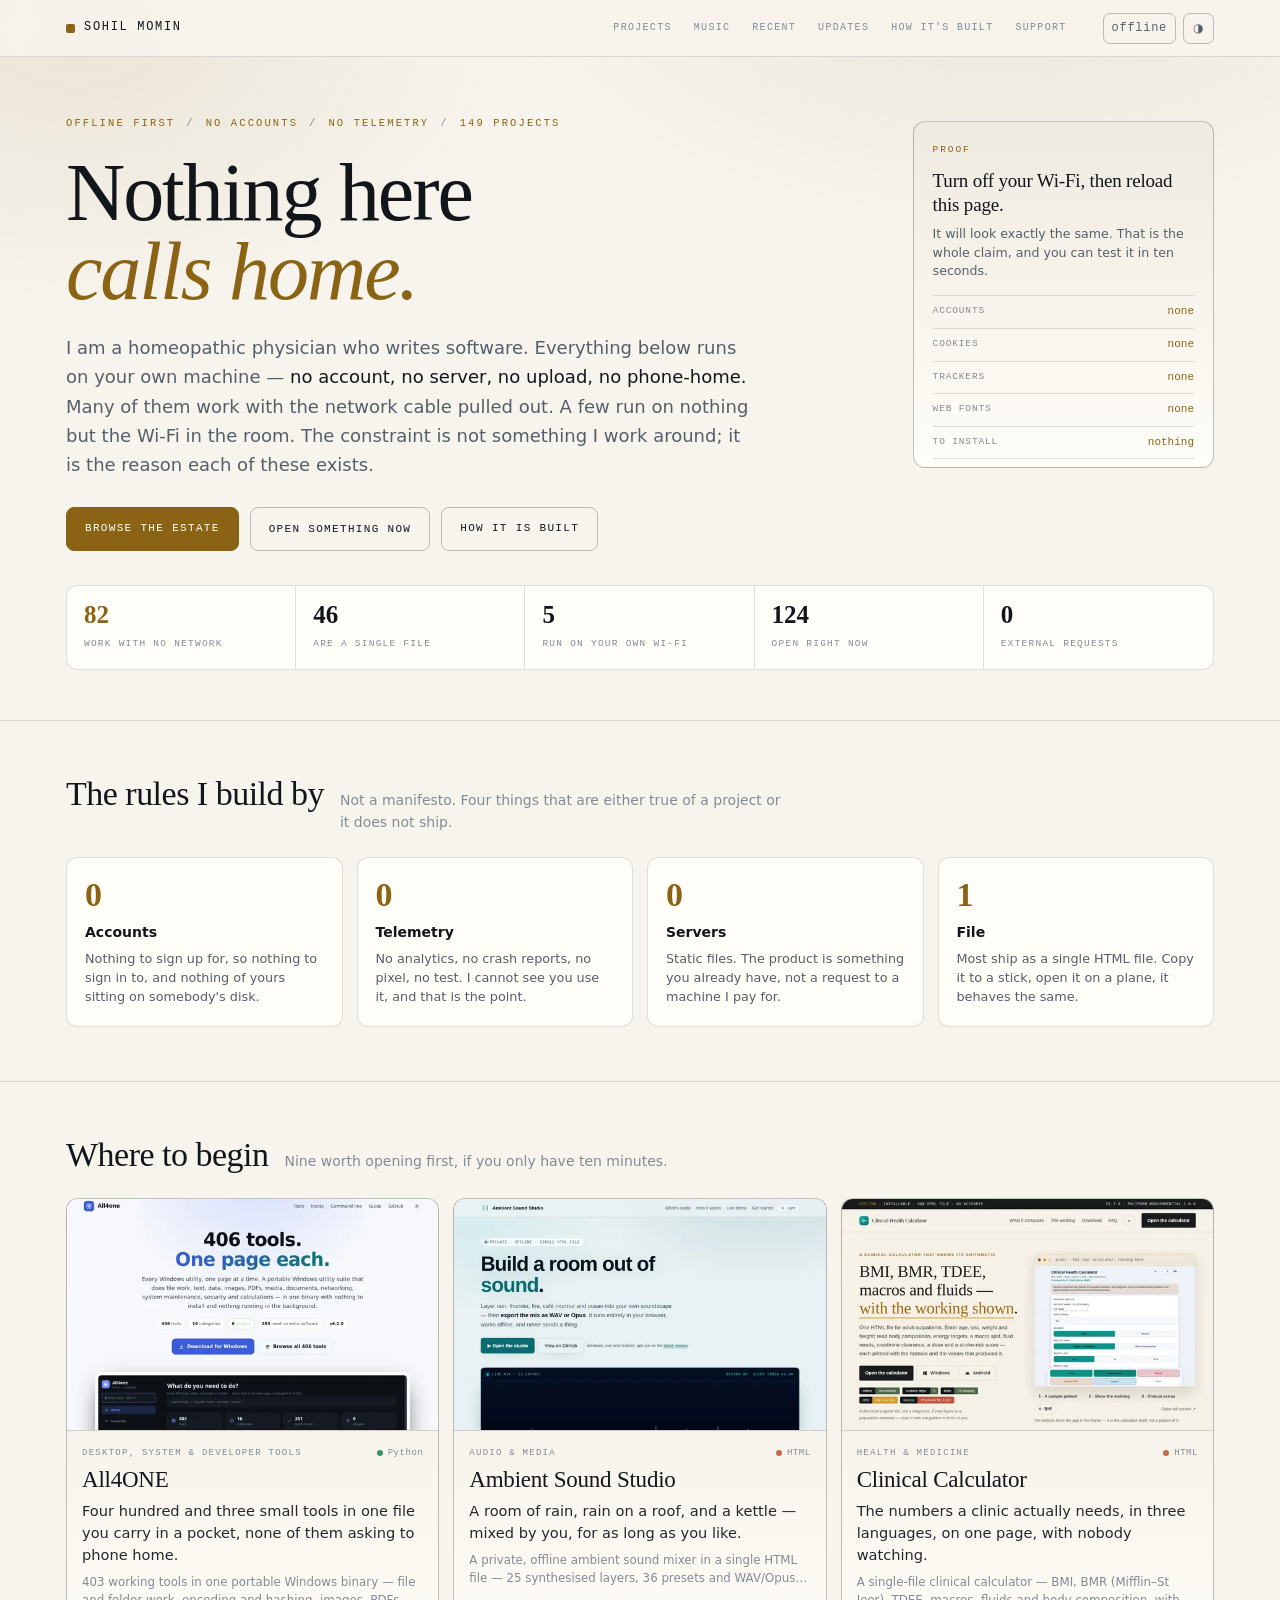
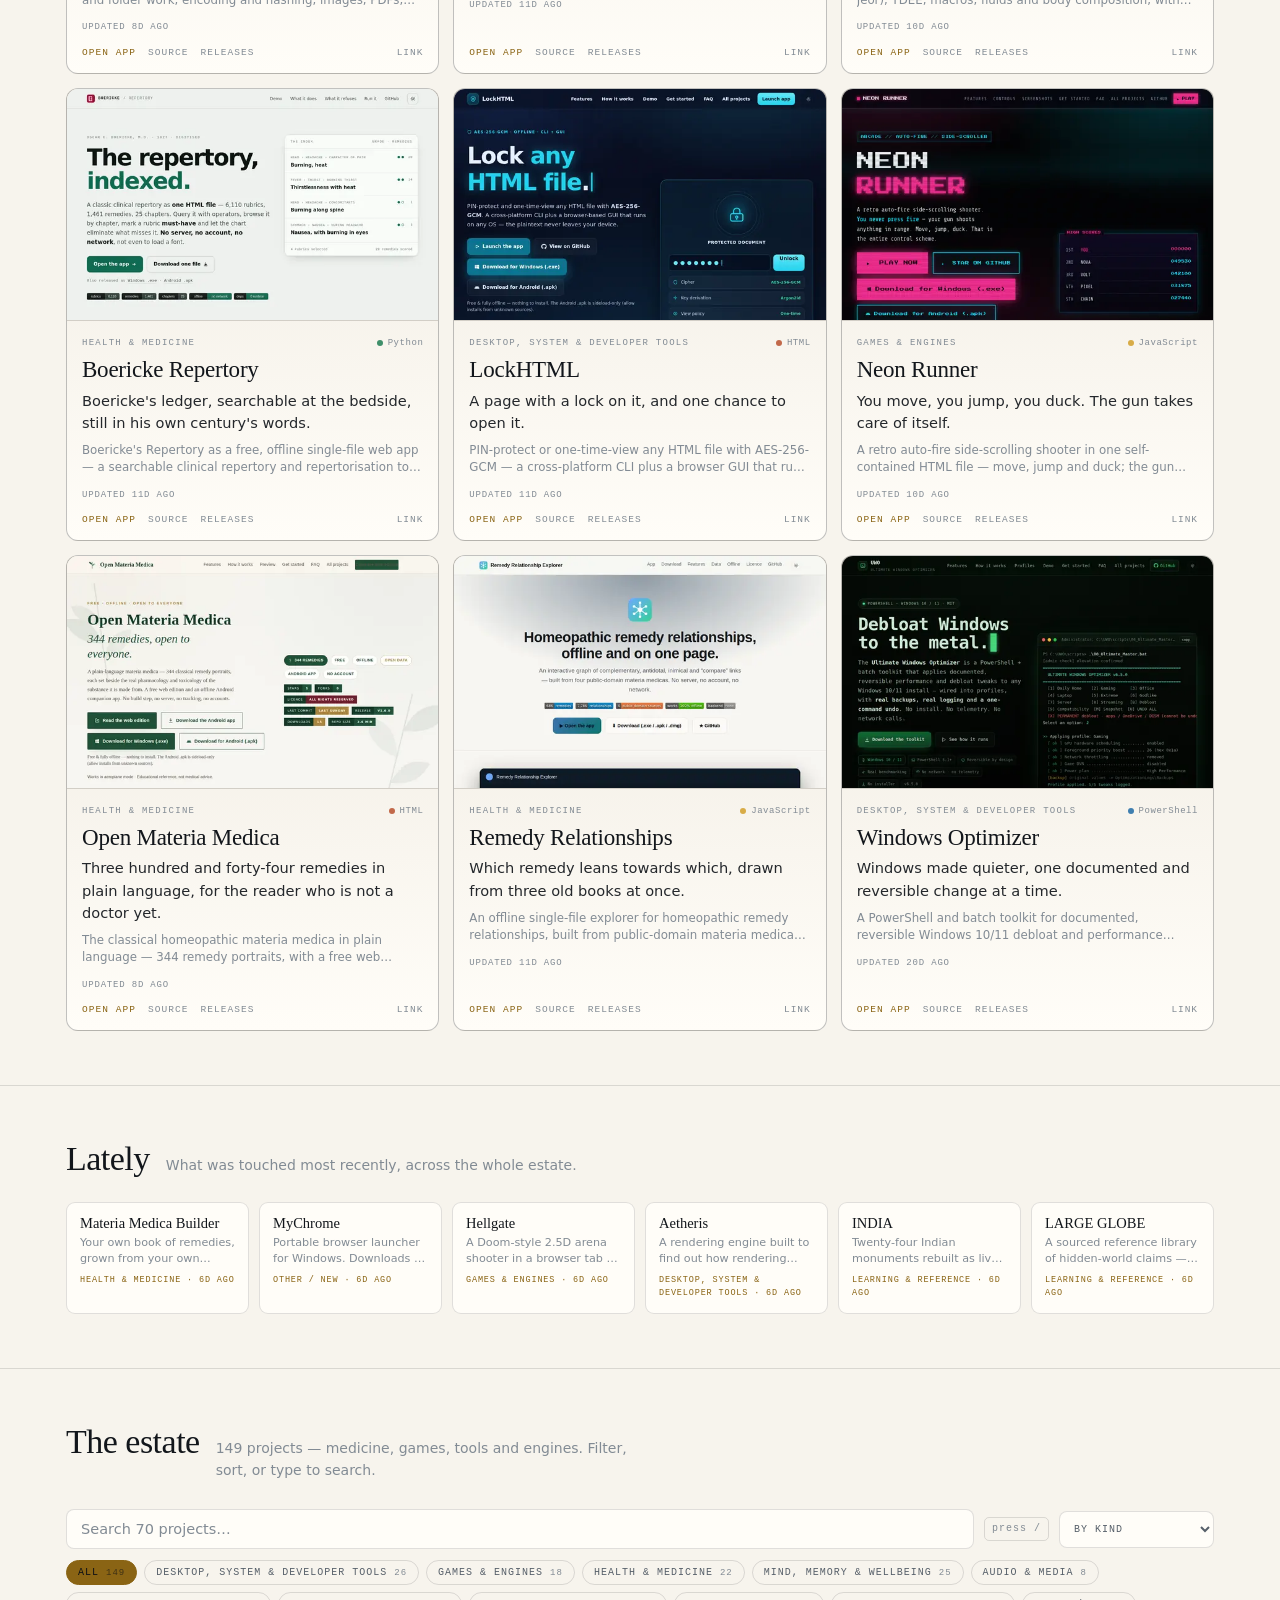
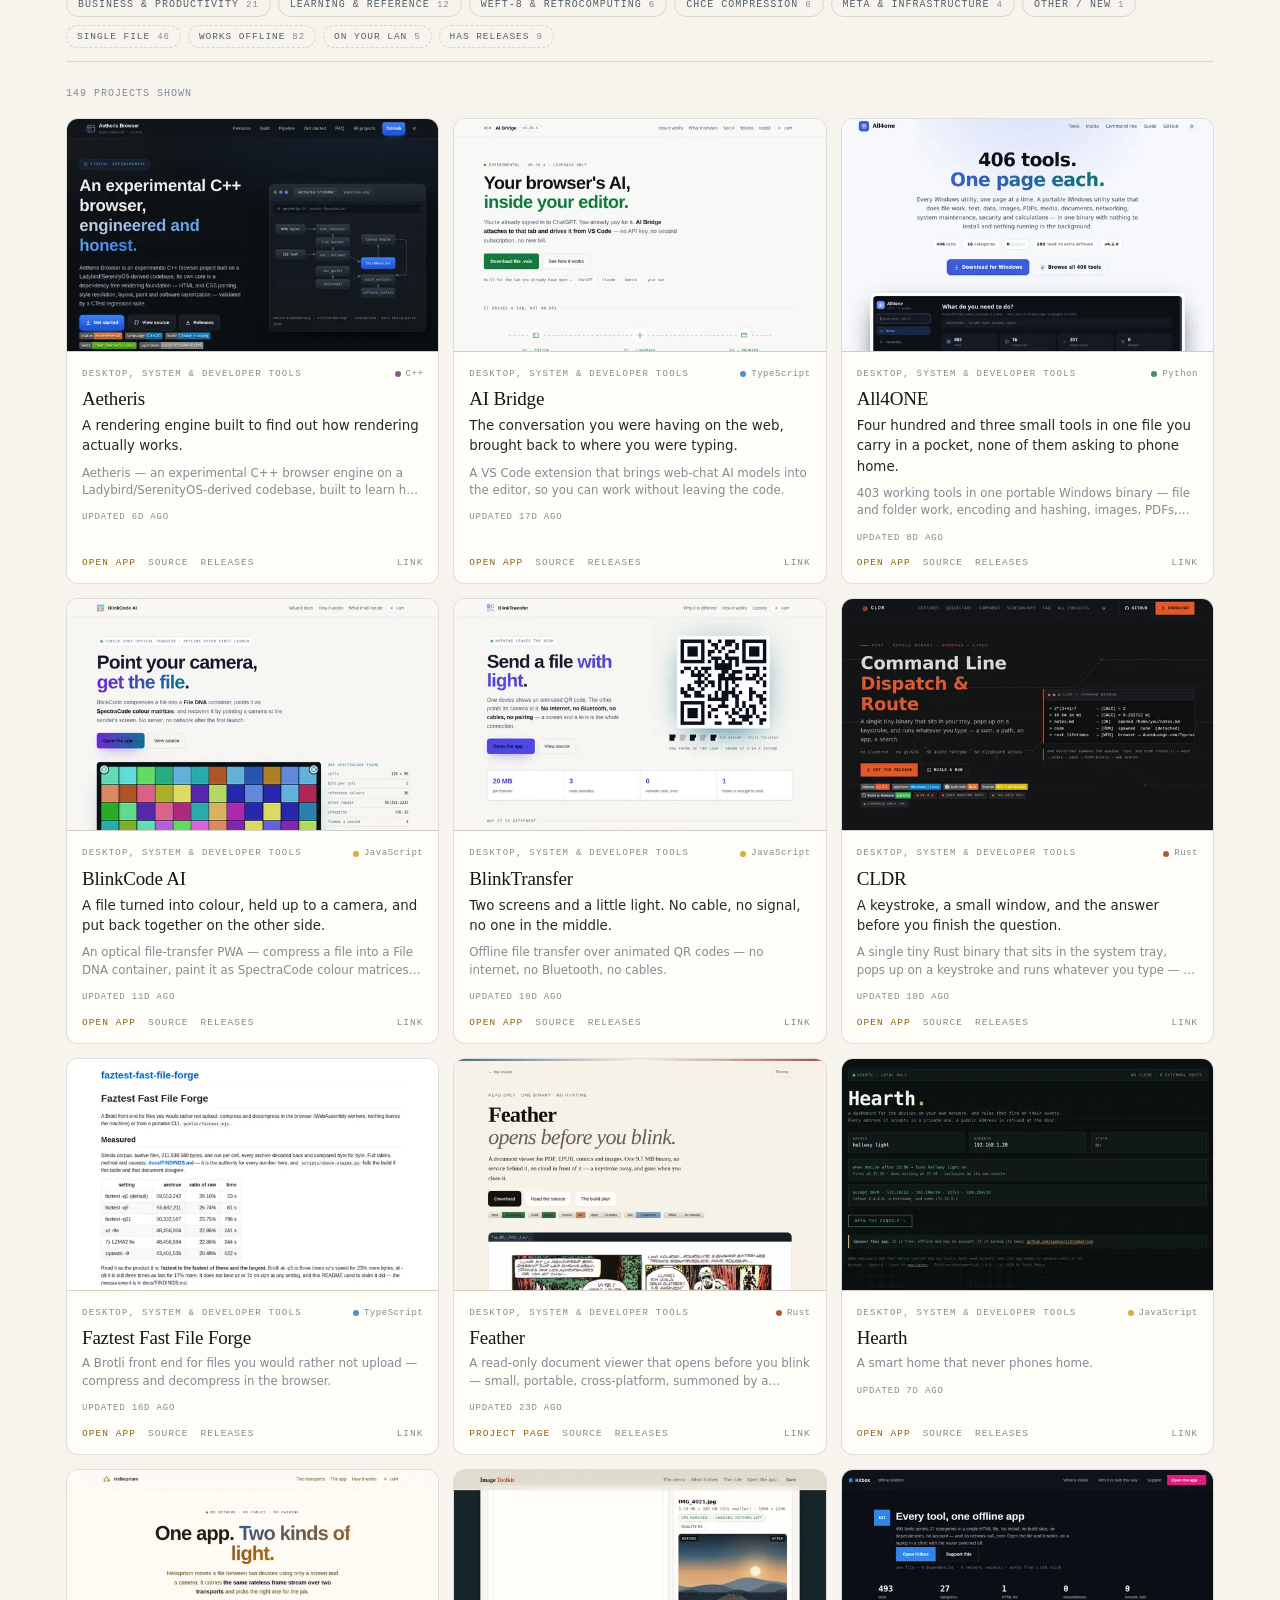
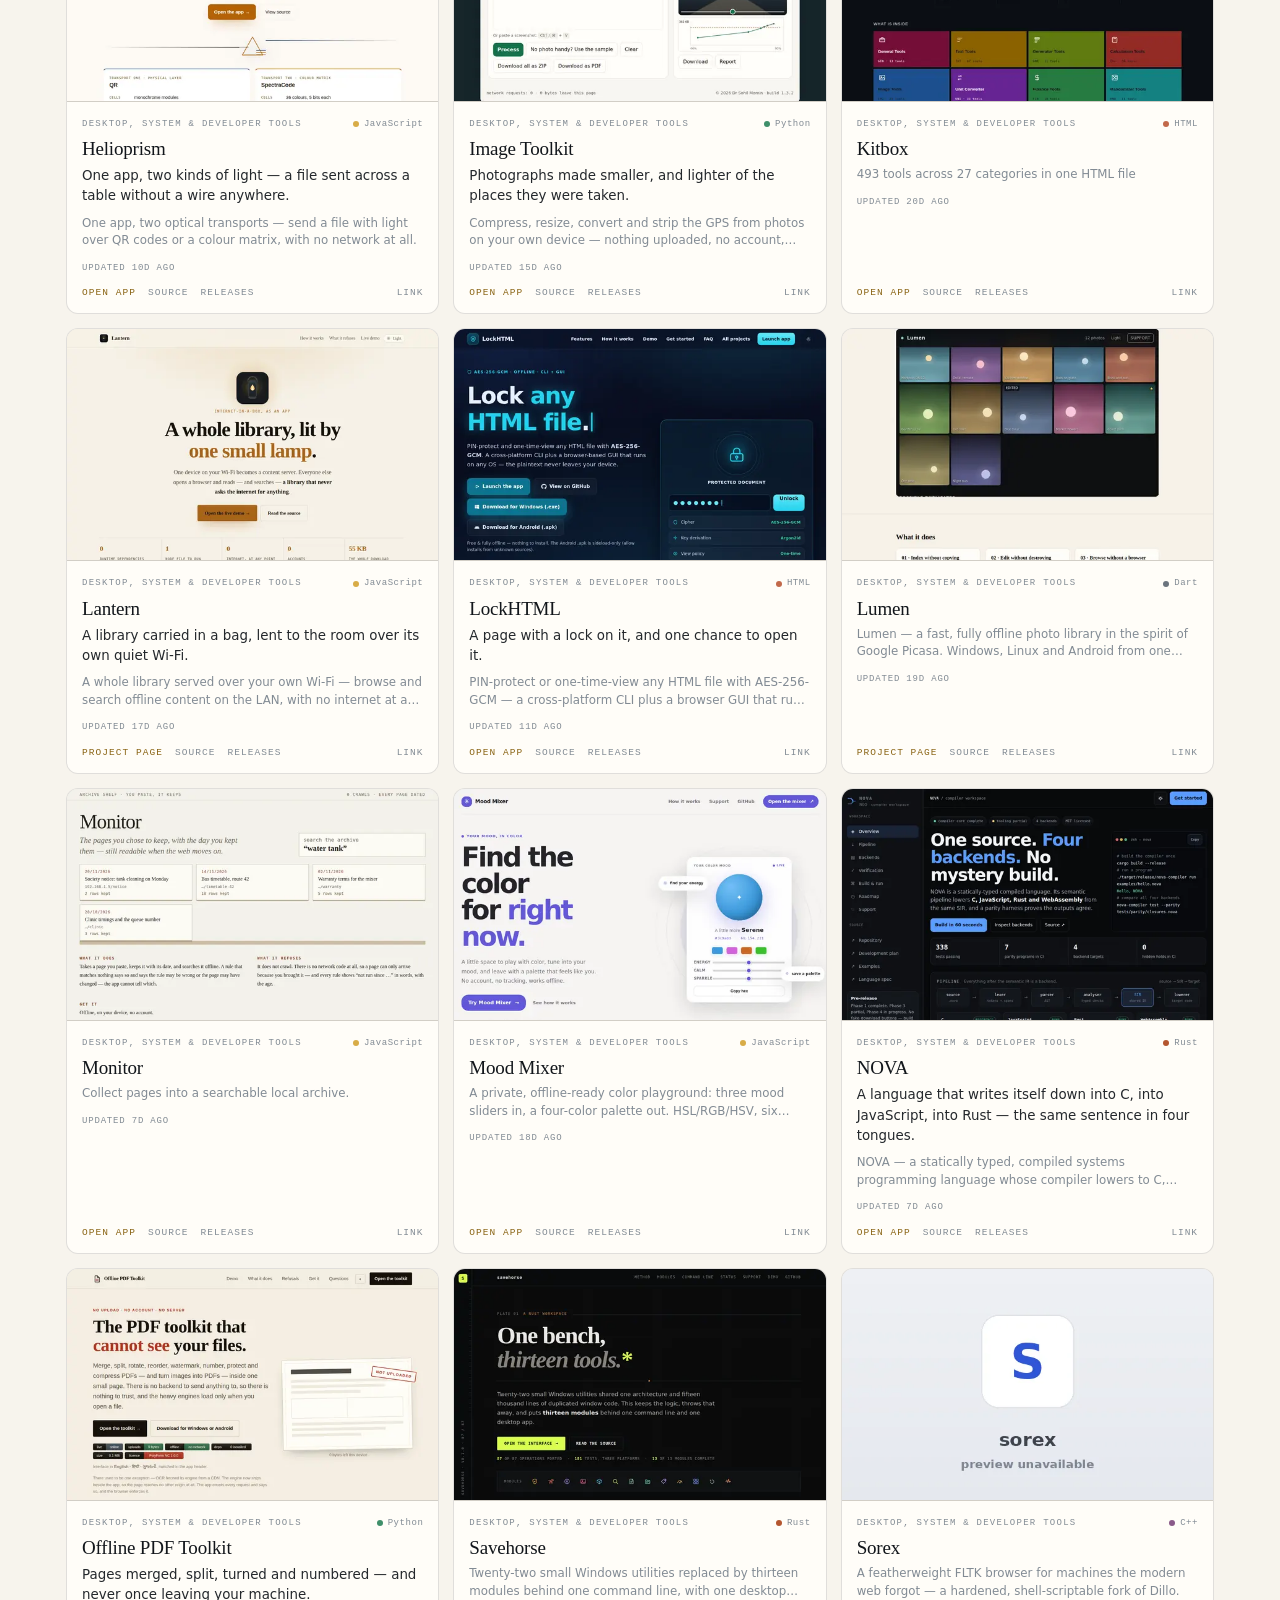
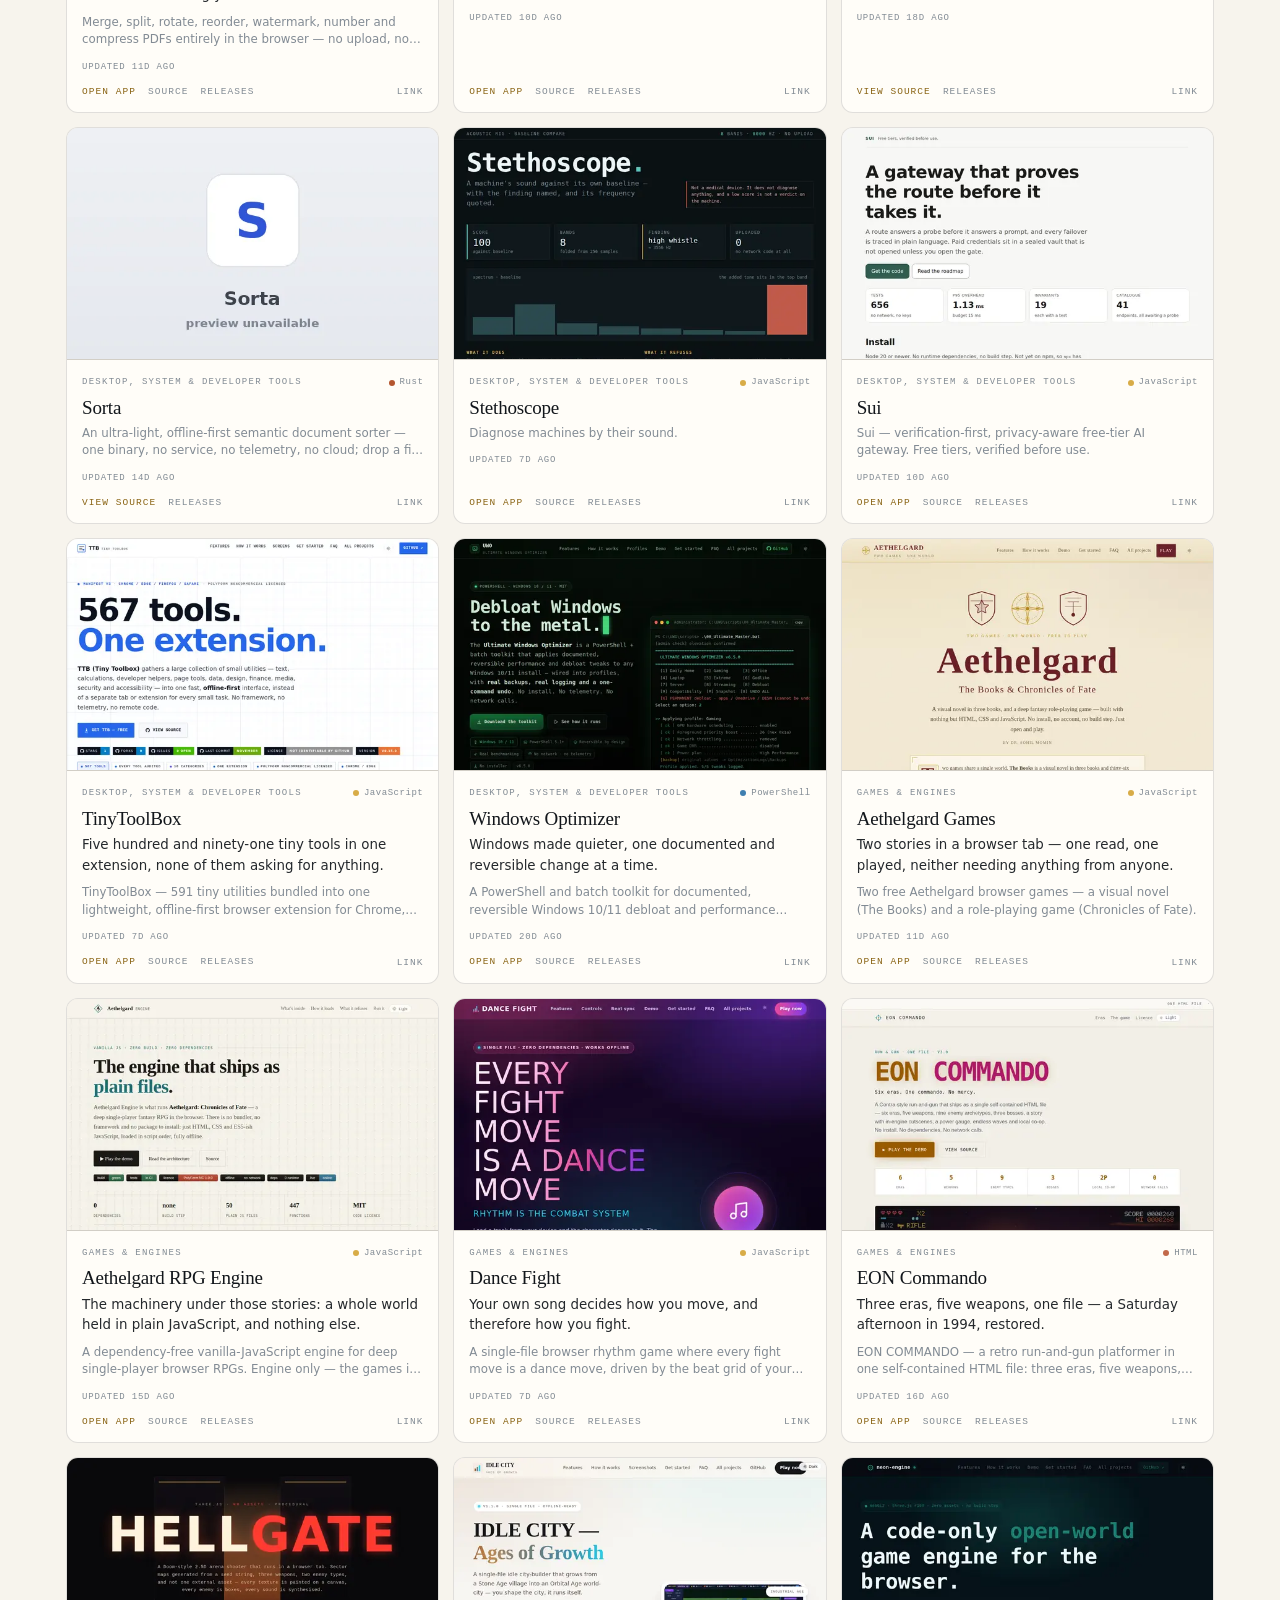
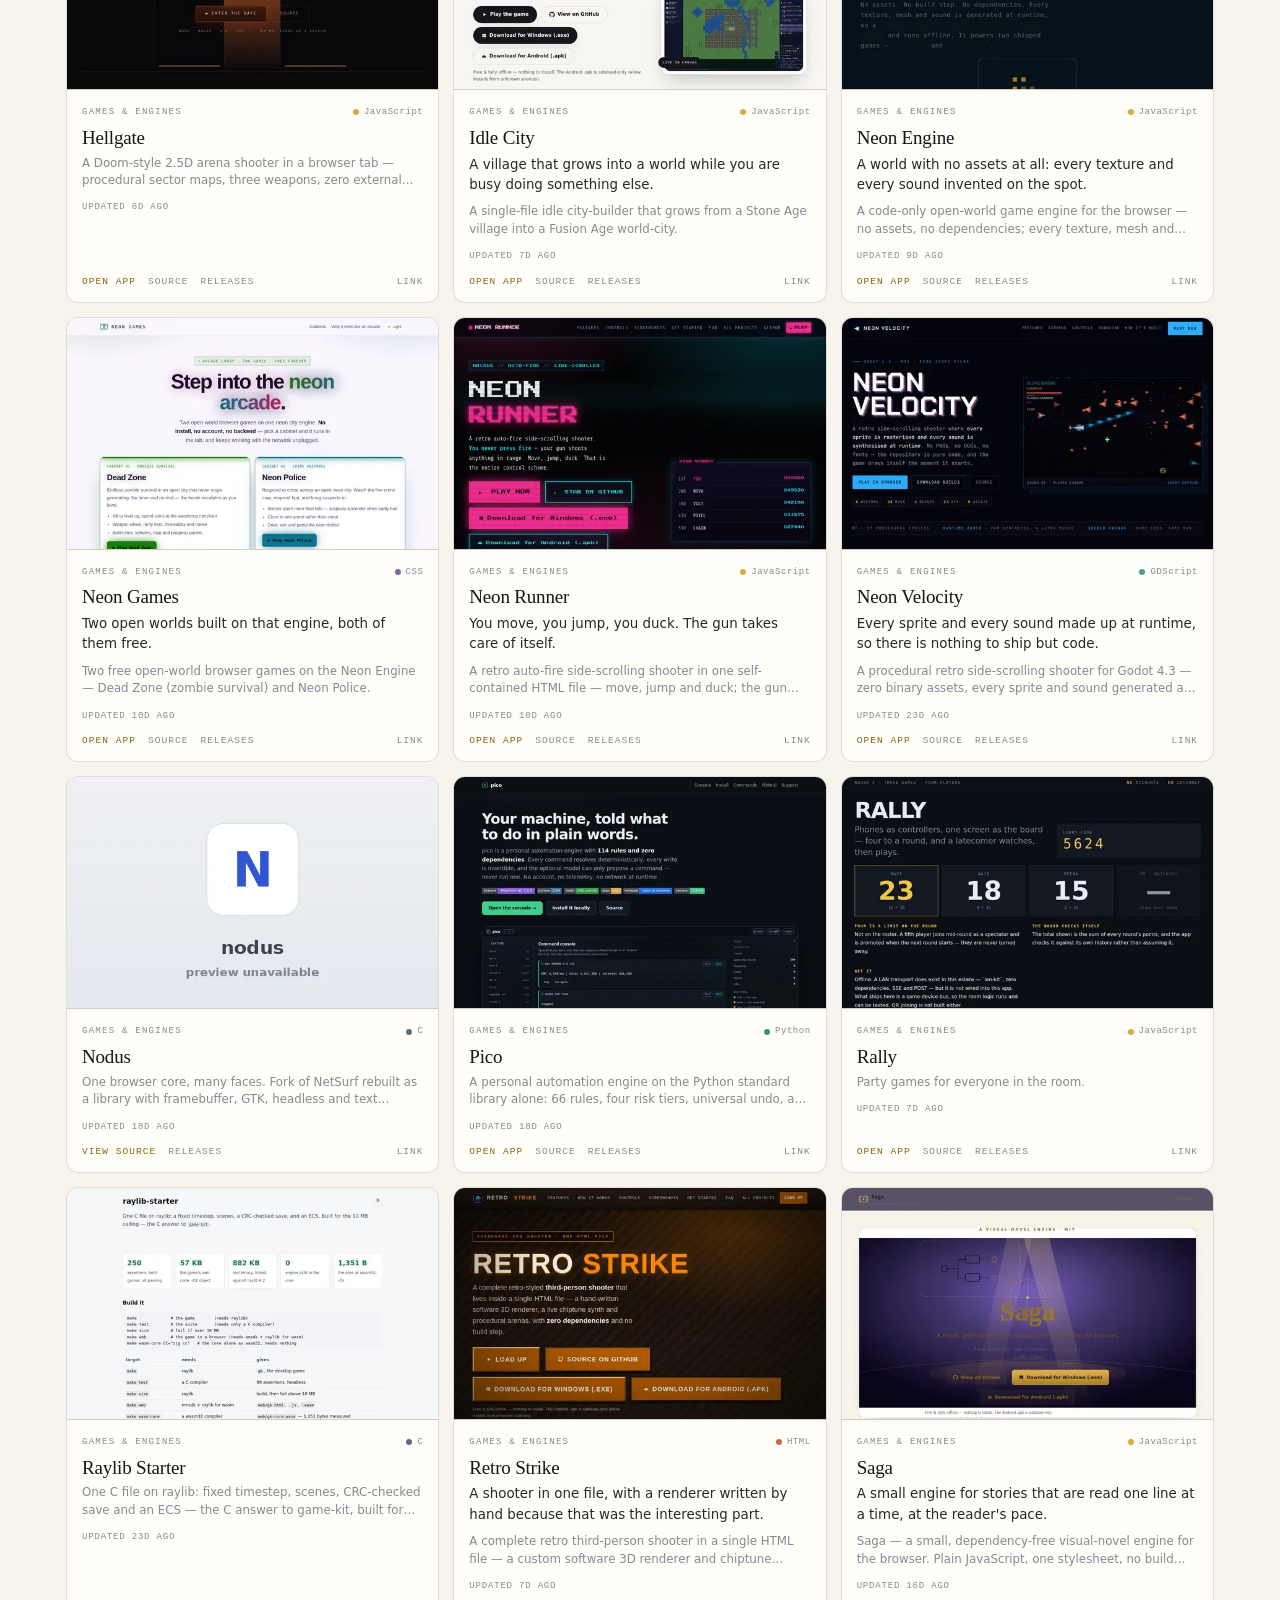
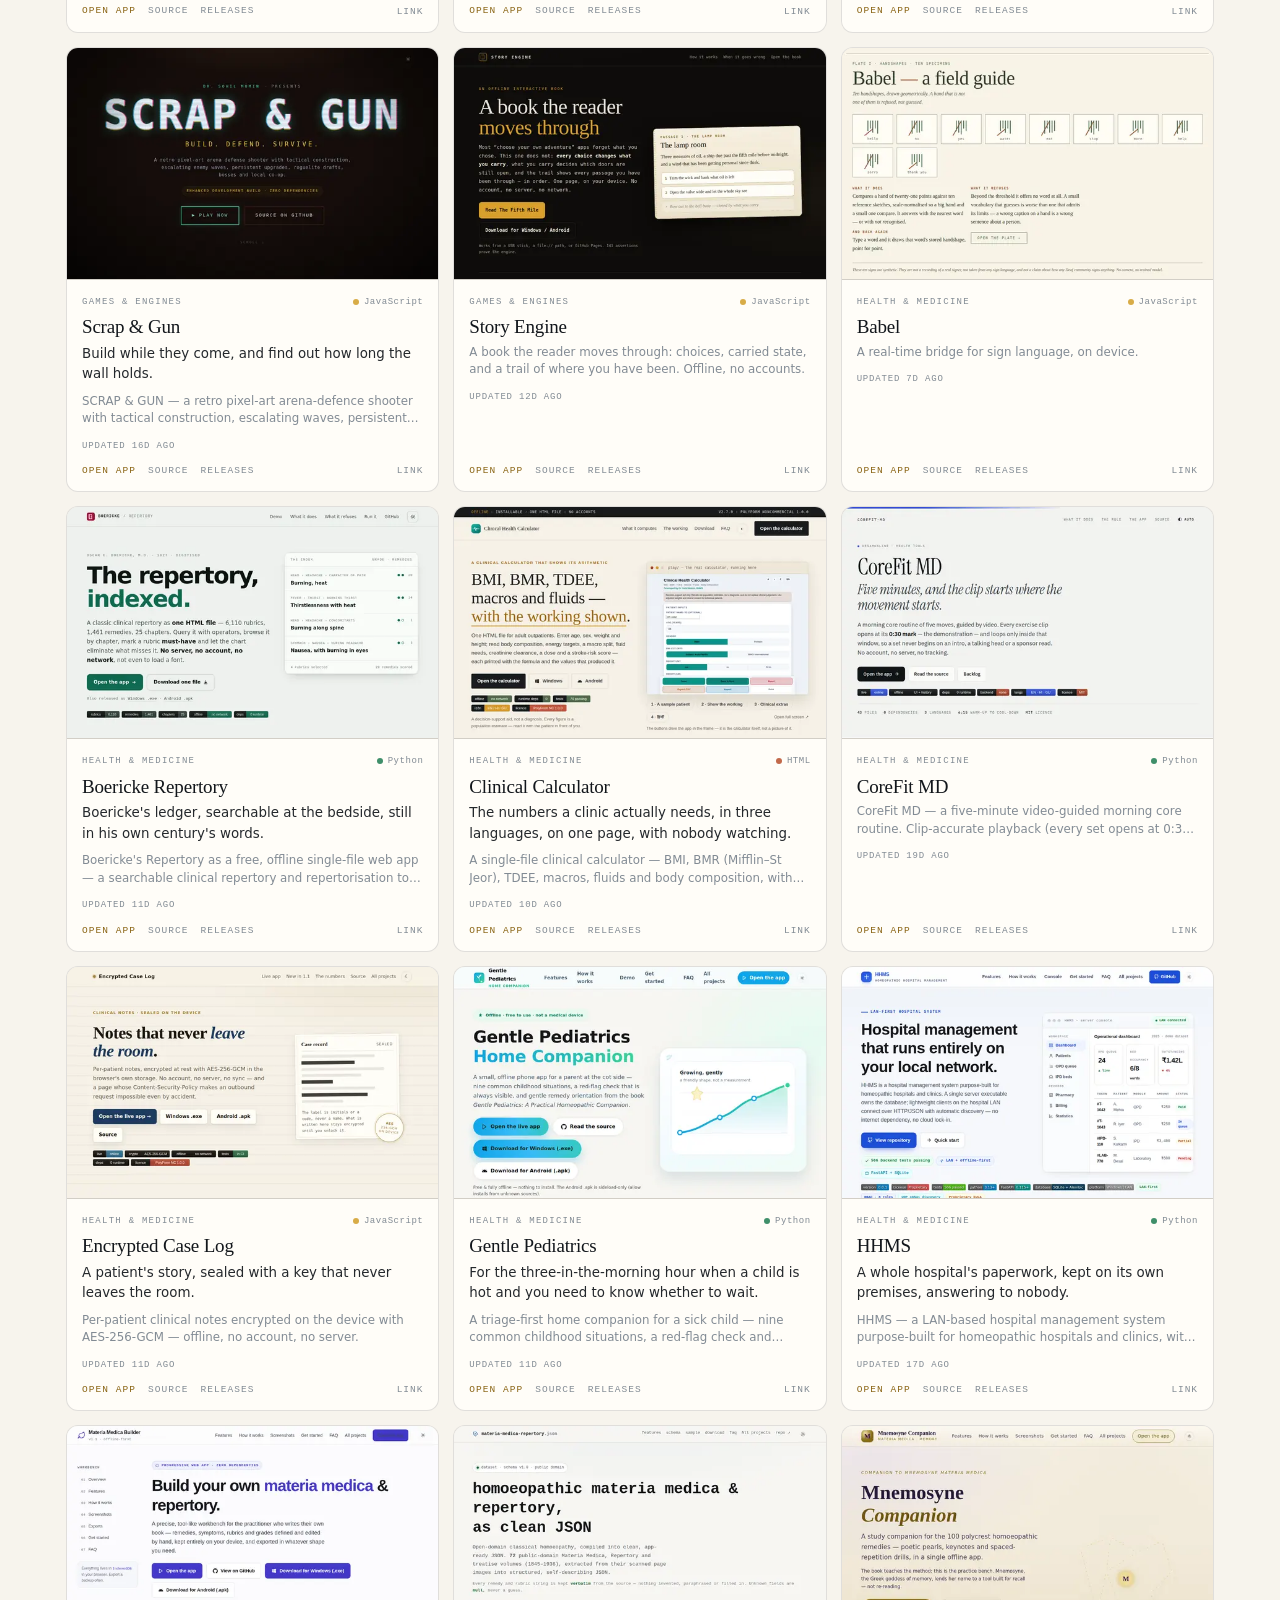
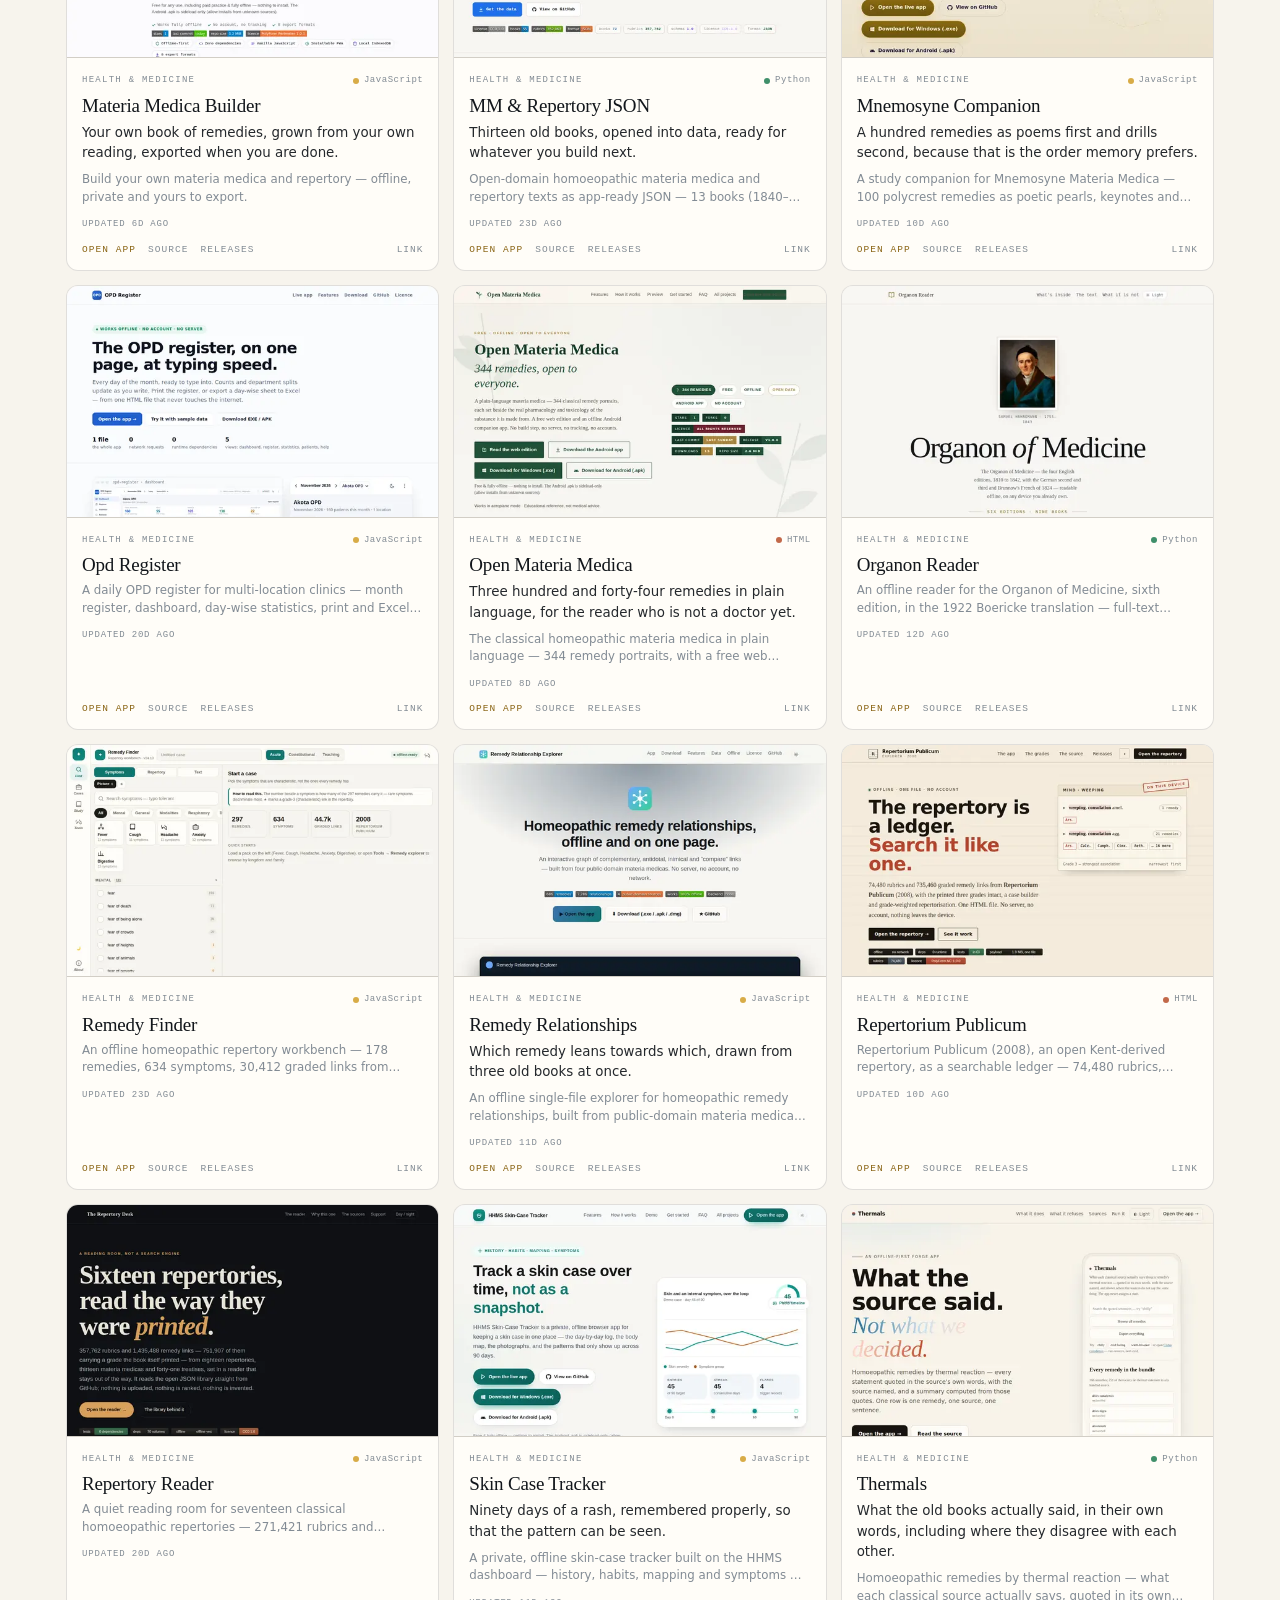
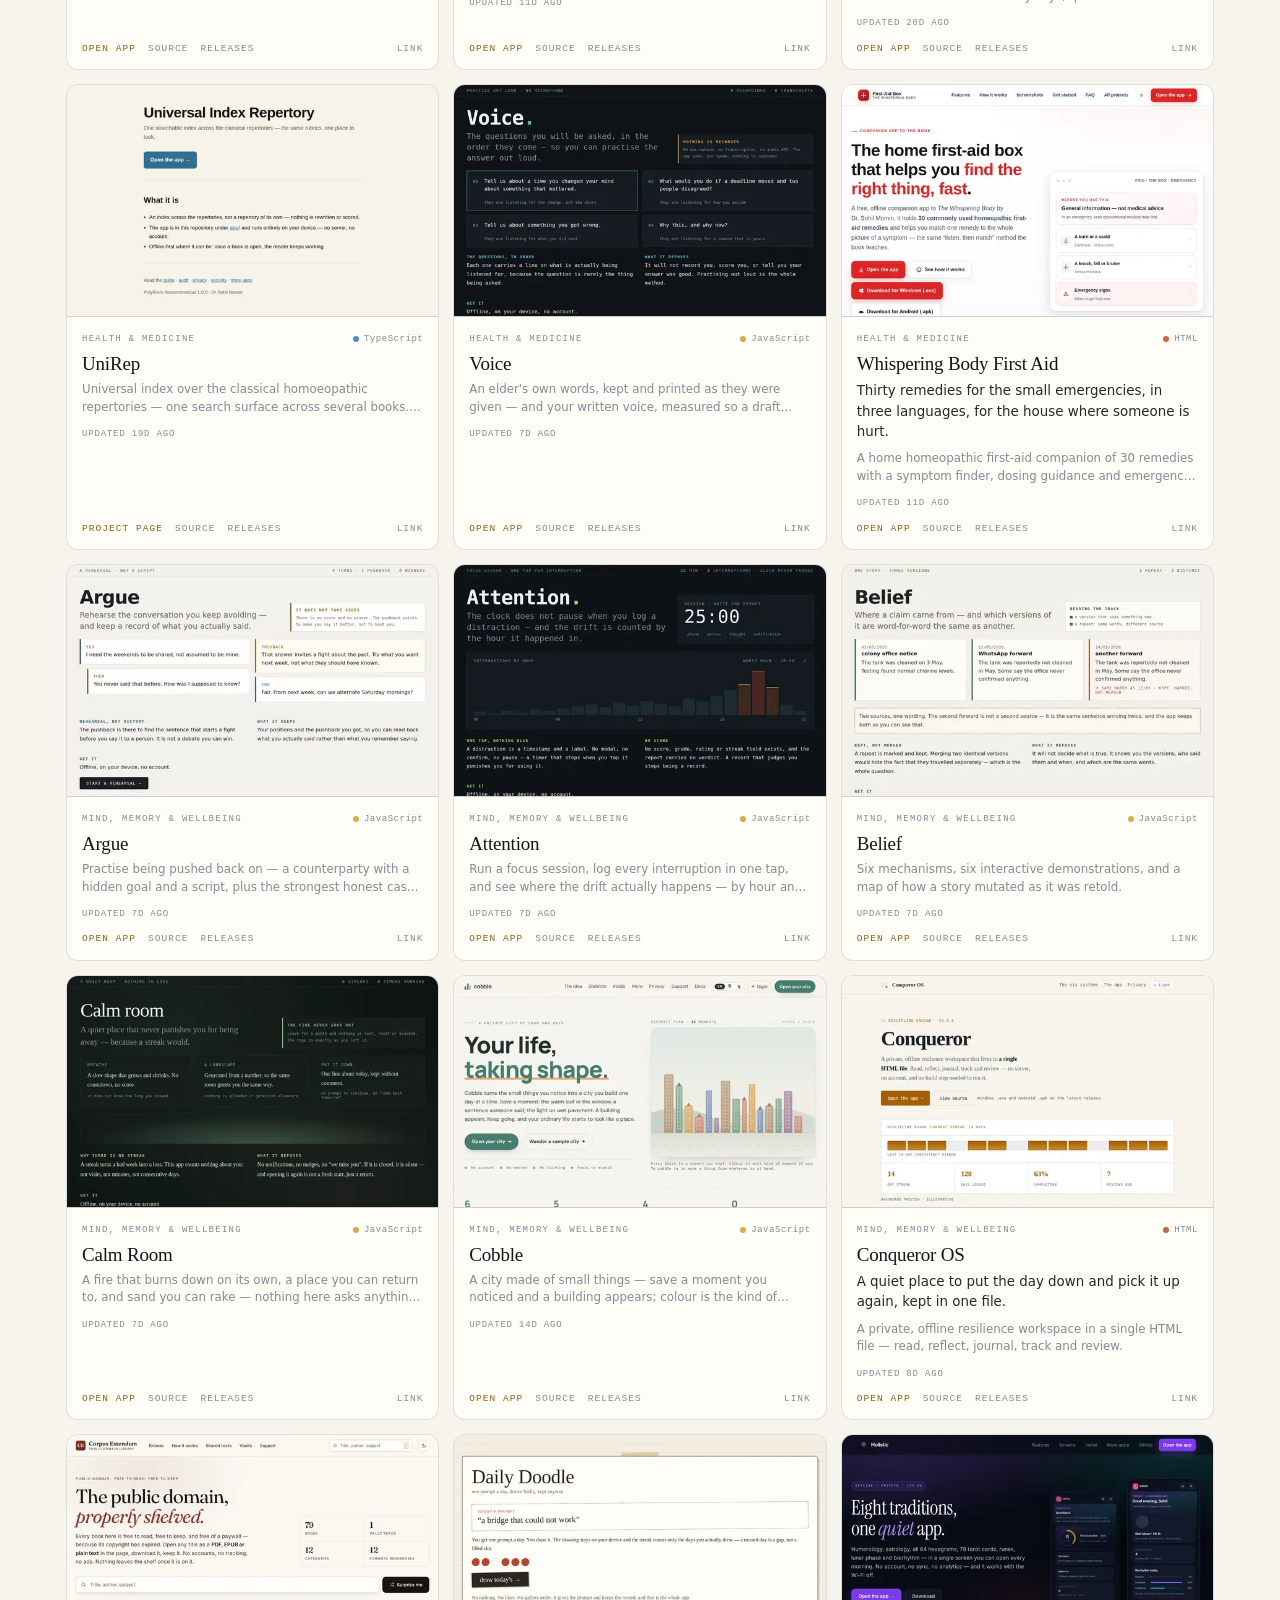
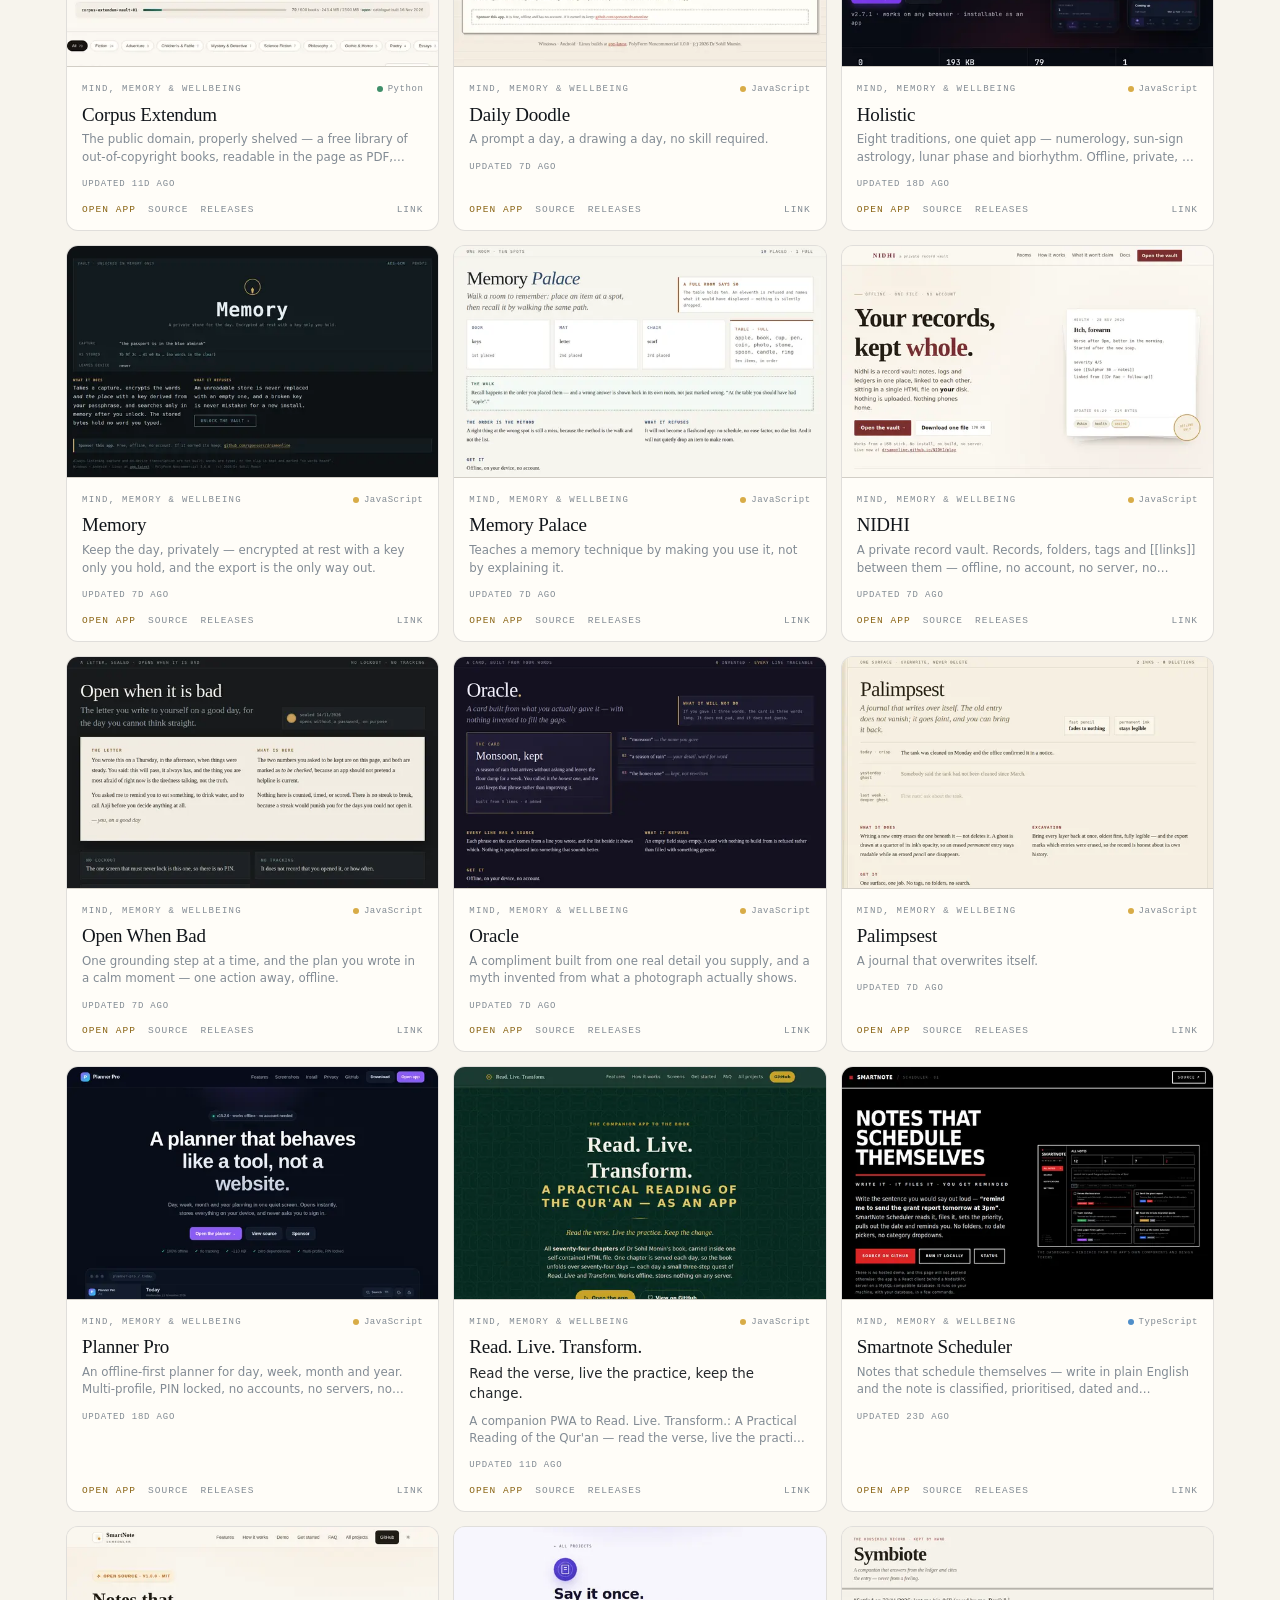
<file: index.html>
<!DOCTYPE html>
<html lang="en" data-theme="dark">
<head>
<meta charset="utf-8">
<meta name="viewport" content="width=device-width,initial-scale=1,viewport-fit=cover">
<title>Dr. Sohil Momin — nothing here calls home</title>
<meta name="description" content="149 open-source projects built to run with no account, no server and no network. Medicine, games, tools and engines — offline first, all the way down.">
<meta name="author" content="Dr. Sohil Momin">
<meta name="keywords" content="Dr Sohil Momin, offline-first, open source, homeopathy software, materia medica, browser games, GitHub Pages">
<meta name="color-scheme" content="dark light">
<meta name="theme-color" content="#0d1015">
<link rel="canonical" href="https://drsamonline.github.io/">
<meta property="og:type" content="website">
<meta property="og:title" content="Dr. Sohil Momin — nothing here calls home">
<meta property="og:description" content="149 open-source projects that run with no account, no server and no network.">
<meta property="og:url" content="https://drsamonline.github.io/">
<meta property="og:image" content="https://drsamonline.github.io/assets/og.png">
<meta name="twitter:card" content="summary_large_image">
<link rel="icon" href="assets/favicon.svg" type="image/svg+xml">
<link rel="manifest" href="assets/site.webmanifest">
<script>try{var t=localStorage.getItem('hub-theme');if(t!=='light'&&t!=='dark'){t=matchMedia('(prefers-color-scheme: light)').matches?'light':'dark';}document.documentElement.dataset.theme=t;}catch(e){}</script>
<style>
:root{
  --paper:#0d1015;--card:#14181f;--card2:#1a2029;--line:rgba(234,231,225,.10);--line2:rgba(234,231,225,.22);
  --ink:#eae7e1;--dim:#98a1ab;--faint:#6b747e;--brass:#d8ac47;--brass-soft:rgba(216,172,71,.13);
  --serif:ui-serif,"Iowan Old Style","Palatino Linotype",Palatino,Georgia,"Times New Roman",serif;
  --sans:ui-sans-serif,system-ui,-apple-system,"Segoe UI",Roboto,"Helvetica Neue",Arial,sans-serif;
  --mono:ui-monospace,SFMono-Regular,"SF Mono",Menlo,Consolas,monospace;
  --w:1200px;
}
html[data-theme=light]{
  --paper:#f7f4ed;--card:#fffdf8;--card2:#efeae0;--line:rgba(18,22,27,.13);--line2:rgba(18,22,27,.26);
  --ink:#12161b;--dim:#565f69;--faint:#828b94;--brass:#8a6414;--brass-soft:rgba(138,100,20,.10);
}
*{box-sizing:border-box}
html{scroll-behavior:smooth;-webkit-text-size-adjust:100%;scroll-padding-top:96px}
body{margin:0;background:var(--paper);color:var(--ink);font-family:var(--sans);font-size:16px;
  line-height:1.6;-webkit-font-smoothing:antialiased;overflow-x:hidden}
body::before{content:"";position:fixed;inset:0;pointer-events:none;z-index:0;
  background:radial-gradient(760px 420px at 78% -6%,var(--brass-soft),transparent 68%),
             radial-gradient(600px 380px at 6% 4%,var(--brass-soft),transparent 72%)}
.wrap{max-width:var(--w);margin:0 auto;padding:0 26px;position:relative;z-index:1}
a{color:inherit;text-decoration:none}
img{max-width:100%;display:block}
::selection{background:var(--brass);color:var(--paper)}

#progress{position:fixed;top:0;left:0;height:2px;width:0;background:var(--brass);z-index:60;
  transition:width .1s linear;pointer-events:none}

.bar{position:sticky;top:0;z-index:40;border-bottom:1px solid var(--line);
  background:color-mix(in srgb,var(--paper) 88%,transparent);backdrop-filter:blur(12px)}
.bar .wrap{display:flex;align-items:center;gap:18px;height:56px}
.mark{display:flex;align-items:center;gap:9px;font-family:var(--mono);font-size:12px;
  letter-spacing:.14em;text-transform:uppercase;white-space:nowrap}
.mark i{width:9px;height:9px;background:var(--brass);border-radius:2px;display:block}
nav{margin-left:auto;display:flex;gap:2px}
nav a{font-family:var(--mono);font-size:10px;letter-spacing:.13em;text-transform:uppercase;
  color:var(--faint);padding:8px 10px;border-radius:6px;transition:.15s}
nav a:hover{color:var(--ink)}
nav a.on{color:var(--brass)}
.acts{display:flex;gap:7px;align-items:center;margin-left:8px}
.tog{background:none;border:1px solid var(--line2);color:var(--dim);border-radius:7px;height:31px;
  min-width:31px;padding:0 8px;cursor:pointer;font-size:12px;display:grid;place-items:center;
  font-family:var(--mono);letter-spacing:.06em}
.tog:hover{color:var(--brass);border-color:var(--brass)}
#burger{display:none}
#demoToggle[aria-pressed=true]{color:var(--brass);border-color:var(--brass)}

.hero{padding:58px 0 50px;border-bottom:1px solid var(--line)}
.hero-top{display:grid;grid-template-columns:1.45fr .55fr;gap:52px;align-items:start}
.kick{font-family:var(--mono);font-size:10.5px;letter-spacing:.2em;text-transform:uppercase;
  color:var(--brass);margin:0 0 22px;display:flex;align-items:center;gap:11px;flex-wrap:wrap}
.kick span+span::before{content:"/";color:var(--faint);margin-right:11px}
h1{font-family:var(--serif);font-weight:400;font-size:clamp(38px,7.2vw,82px);line-height:.96;
  letter-spacing:-.025em;margin:0 0 22px;max-width:15ch}
h1 em{font-style:italic;color:var(--brass)}
.lede{font-size:clamp(15px,1.5vw,18px);line-height:1.62;color:var(--dim);max-width:60ch;margin:0 0 28px}
.lede b{color:var(--ink);font-weight:500}
.cta{display:flex;gap:11px;flex-wrap:wrap}
.btn{font-family:var(--mono);font-size:11px;letter-spacing:.12em;text-transform:uppercase;
  padding:12px 18px;border-radius:8px;border:1px solid var(--line2);color:var(--ink);cursor:pointer;
  transition:border-color .15s,background .15s,color .15s;background:none}
.btn:hover{border-color:var(--brass);color:var(--brass)}
.btn.solid{background:var(--brass);border-color:var(--brass);color:#0d1015}
.btn.solid:hover{background:transparent;color:var(--brass)}
.proof{border:1px solid var(--line2);border-radius:12px;padding:20px 19px 8px;
  background:linear-gradient(180deg,var(--card2),var(--card));margin-top:6px}
.proof-k{font-family:var(--mono);font-size:9.5px;letter-spacing:.2em;text-transform:uppercase;
  color:var(--brass);margin:0 0 12px}
.proof-t{font-family:var(--serif);font-size:19px;line-height:1.25;margin:0 0 8px;letter-spacing:-.01em}
.proof-d{margin:0 0 14px;font-size:12.6px;line-height:1.5;color:var(--dim)}
.proof-rows{display:grid;grid-template-columns:1fr auto;border-top:1px solid var(--line)}
.proof-rows span,.proof-rows b{padding:7px 0;border-bottom:1px solid var(--line)}
.proof-rows span{font-family:var(--mono);letter-spacing:.09em;text-transform:uppercase;
  color:var(--faint);font-size:9.5px}
.proof-rows b{font-weight:500;color:var(--brass);text-align:right;font-family:var(--mono);font-size:11px}
.meter{display:flex;flex-wrap:wrap;border:1px solid var(--line);border-radius:11px;
  overflow:hidden;background:var(--card);margin-top:34px}
.meter div{flex:1 1 150px;padding:15px 17px;border-right:1px solid var(--line)}
.meter div:last-child{border-right:0}
.meter b{display:block;font-family:var(--serif);font-size:25px;line-height:1.1}
.meter span{font-family:var(--mono);font-size:9.5px;letter-spacing:.13em;text-transform:uppercase;color:var(--faint)}
.meter .hi b{color:var(--brass)}

section{padding:54px 0;border-bottom:1px solid var(--line)}
.rhead{display:flex;align-items:baseline;gap:16px;margin-bottom:24px;flex-wrap:wrap}
h2{font-family:var(--serif);font-weight:400;font-size:clamp(24px,3.2vw,34px);line-height:1.1;
  letter-spacing:-.015em;margin:0}
.rhead p{margin:0;color:var(--faint);font-size:14px;max-width:50ch}
.rgrid{display:grid;grid-template-columns:repeat(4,1fr);gap:14px}
.rule{background:var(--card);border:1px solid var(--line);border-radius:11px;padding:20px 18px;
  position:relative;overflow:hidden;transition:border-color .18s,transform .18s}
.rule:hover{border-color:var(--line2);transform:translateY(-2px)}
.rule::after{content:"";position:absolute;left:0;top:0;width:100%;height:2px;background:var(--brass);
  transform:scaleX(0);transform-origin:left;transition:transform .35s}
.rule:hover::after{transform:scaleX(1)}
.rule b{font-family:var(--serif);font-size:34px;line-height:1;color:var(--brass);display:block;margin-bottom:9px}
.rule h3{margin:0 0 5px;font-size:14px;font-weight:600}
.rule p{margin:0;font-size:12.8px;line-height:1.5;color:var(--dim)}

.tools{position:sticky;top:56px;z-index:20;background:var(--paper);padding:12px 0 13px;
  border-bottom:1px solid var(--line);margin-bottom:24px}
.searchrow{display:flex;gap:10px;align-items:center;margin-bottom:11px;flex-wrap:wrap}
#q{flex:1 1 220px;background:var(--card);border:1px solid var(--line);border-radius:8px;color:var(--ink);
  font-family:var(--sans);font-size:14.5px;padding:11px 14px;outline:none;min-width:0}
#q:focus{border-color:var(--brass)}
#q::placeholder{color:var(--faint)}
#sort{background:var(--card);border:1px solid var(--line);border-radius:8px;color:var(--dim);
  font-family:var(--mono);font-size:10px;letter-spacing:.1em;text-transform:uppercase;
  padding:11px 10px;outline:none;cursor:pointer}
#sort:focus{border-color:var(--brass)}
.hint{font-family:var(--mono);font-size:10px;letter-spacing:.1em;color:var(--faint);
  border:1px solid var(--line);border-radius:5px;padding:3px 7px;white-space:nowrap}
.chips{display:flex;gap:7px;flex-wrap:wrap}
.chip{font-family:var(--mono);font-size:10px;letter-spacing:.1em;text-transform:uppercase;
  background:none;border:1px solid var(--line);color:var(--dim);border-radius:100px;
  padding:6px 11px;cursor:pointer;display:flex;gap:7px;align-items:center;transition:.15s}
.chip b{color:var(--faint);font-size:9px;font-weight:400}
.chip:hover{border-color:var(--line2);color:var(--ink)}
.chip[aria-pressed=true]{background:var(--brass);border-color:var(--brass);color:#0d1015}
.chip[aria-pressed=true] b{color:rgba(13,16,21,.6)}
#count{font-family:var(--mono);font-size:10px;letter-spacing:.1em;text-transform:uppercase;
  color:var(--faint);margin:0 0 16px}

.grid{display:grid;grid-template-columns:repeat(auto-fill,minmax(292px,1fr));gap:14px}
.card{background:var(--card);border:1px solid var(--line);border-radius:12px;overflow:hidden;
  display:flex;flex-direction:column;transition:border-color .16s,transform .16s,background .16s}
.card:hover{border-color:var(--line2);transform:translateY(-3px);background:var(--card2)}
.card:target,.card.flash{border-color:var(--brass);box-shadow:0 0 0 1px var(--brass)}
.shot{display:block;position:relative;aspect-ratio:16/10;background:var(--card2);overflow:hidden;
  border-bottom:1px solid var(--line)}
.shot-ph{position:absolute;inset:0;display:grid;place-items:center;gap:2px;
  font-family:var(--mono);font-size:9px;letter-spacing:.12em;text-transform:uppercase;color:var(--faint)}
.shot-ph b{font-family:var(--serif);font-size:32px;color:var(--line2);font-weight:400}
.shot-img{position:absolute;inset:0;width:100%;height:100%;object-fit:cover;object-position:top center;
  opacity:0;transition:opacity .35s}
.shot-img.is-loaded{opacity:1}
.shot-img.is-broken{display:none}
.card:hover .shot-img{transform:scale(1.02);transition:opacity .35s,transform .5s}
.cbody{padding:15px 15px 13px;display:flex;flex-direction:column;flex:1}
.card-top{display:flex;align-items:center;gap:8px;margin-bottom:7px}
.cat{font-family:var(--mono);font-size:9px;letter-spacing:.14em;text-transform:uppercase;color:var(--faint)}
.lang{margin-left:auto;display:flex;align-items:center;gap:5px;font-family:var(--mono);
  font-size:9px;letter-spacing:.06em;color:var(--faint)}
.lang i{width:6px;height:6px;border-radius:50%;display:block}
h3.repo{margin:0 0 6px;font-family:var(--serif);font-weight:400;font-size:19px;line-height:1.15;
  letter-spacing:-.01em}
.poetic{margin:0 0 8px;font-size:13.4px;line-height:1.52;color:var(--ink);opacity:.92}
.desc{margin:0 0 11px;font-size:11.8px;line-height:1.48;color:var(--faint);
  display:-webkit-box;-webkit-line-clamp:2;-webkit-box-orient:vertical;overflow:hidden}
.card-meta{display:flex;gap:9px;align-items:center;flex-wrap:wrap;margin-bottom:10px;
  font-family:var(--mono);font-size:9px;letter-spacing:.09em;text-transform:uppercase;color:var(--faint)}
.pill{border:1px solid var(--line);border-radius:100px;padding:1px 7px}
.pill.arch{border-color:var(--line2);color:var(--dim)}
.links{margin-top:auto;display:flex;gap:12px;font-family:var(--mono);font-size:9.5px;
  letter-spacing:.11em;text-transform:uppercase;align-items:center}
.lnk{color:var(--faint);display:flex;gap:4px;align-items:center}
.lnk:hover{color:var(--brass)}
.primary-lnk{color:var(--brass)}
.share{margin-left:auto;background:none;border:0;color:var(--faint);cursor:pointer;
  font-family:var(--mono);font-size:9.5px;letter-spacing:.1em;text-transform:uppercase;padding:0}
.share:hover{color:var(--brass)}
.share.done{color:var(--brass)}

#featGrid{display:grid;grid-template-columns:repeat(3,1fr);gap:14px}
.feat-card{background:linear-gradient(180deg,var(--card2),var(--card));border:1px solid var(--line2)}
.feat-card h3.repo{font-size:23px}
.feat-card .poetic{font-size:14.6px;-webkit-line-clamp:none}

#recentStrip{display:grid;grid-template-columns:repeat(6,1fr);gap:10px}
.recent-card{background:var(--card);border:1px solid var(--line);border-radius:9px;padding:12px 13px;
  display:flex;flex-direction:column;gap:3px;transition:.15s}
.recent-card:hover{border-color:var(--brass);transform:translateY(-2px)}
.recent-name{font-family:var(--serif);font-size:14.5px;line-height:1.2}
.recent-desc{font-size:11.2px;color:var(--faint);line-height:1.4;overflow:hidden;
  display:-webkit-box;-webkit-line-clamp:2;-webkit-box-orient:vertical}
.recent-meta{font-family:var(--mono);font-size:8.5px;letter-spacing:.1em;text-transform:uppercase;
  color:var(--brass);margin-top:4px}

#blogFeed{display:grid;grid-template-columns:1fr 1fr;gap:0 34px}
.post{display:grid;grid-template-columns:88px 1fr;gap:14px;padding:15px 0;border-top:1px solid var(--line)}
.post__date{font-family:var(--mono);font-size:9.5px;letter-spacing:.1em;text-transform:uppercase;
  color:var(--brass);padding-top:3px}
.post__title{margin:0 0 4px;font-family:var(--serif);font-weight:400;font-size:16.5px;line-height:1.2}
.post__title a:hover{color:var(--brass)}
.post__body{margin:0 0 5px;font-size:12.4px;line-height:1.5;color:var(--dim)}
.post__meta{margin:0;font-family:var(--mono);font-size:8.5px;letter-spacing:.1em;
  text-transform:uppercase;color:var(--faint)}

.kits details{border:1px solid var(--line);border-radius:11px;background:var(--card);overflow:hidden}
.kits summary{cursor:pointer;padding:17px 18px;font-family:var(--mono);font-size:10.5px;
  letter-spacing:.13em;text-transform:uppercase;color:var(--dim);list-style:none;
  display:flex;justify-content:space-between;align-items:center}
.kits summary::-webkit-details-marker{display:none}
.kits summary:hover{color:var(--brass)}
.kits summary::after{content:"+";font-size:15px;color:var(--brass)}
.kits details[open] summary::after{content:"\2013"}
.kits ul{list-style:none;margin:0;padding:0 18px 18px;display:grid;
  grid-template-columns:repeat(3,1fr);gap:2px 22px}
.kits li{padding:8px 0;border-top:1px solid var(--line);font-size:12.8px}
.kits li a{font-weight:600;font-size:12.8px}
.kits li a:hover{color:var(--brass)}
.kits li span{display:block;color:var(--faint);font-size:11.5px;line-height:1.45;
  overflow:hidden;text-overflow:ellipsis;white-space:nowrap}

.howgrid{display:grid;grid-template-columns:1.1fr .9fr;gap:38px;align-items:start}
.howgrid p{color:var(--dim);font-size:14.4px;line-height:1.66;margin:0 0 13px;max-width:56ch}
.howgrid p b{color:var(--ink);font-weight:500}
.spec{border:1px solid var(--line);border-radius:11px;background:var(--card);overflow:hidden}
.spec div{display:flex;justify-content:space-between;gap:14px;padding:11px 16px;
  border-bottom:1px solid var(--line);font-size:12.8px}
.spec div:last-child{border-bottom:0}
.spec dt{color:var(--faint);font-family:var(--mono);font-size:10px;letter-spacing:.11em;
  text-transform:uppercase;padding-top:2px}
.spec dd{margin:0;font-family:var(--mono);font-size:12px;text-align:right}

footer{padding:48px 0 62px;color:var(--faint);font-size:12.8px;border-bottom:0}
.fgrid2{display:grid;grid-template-columns:1.2fr 1fr;gap:34px;margin-bottom:30px}
footer h4{font-family:var(--mono);font-size:10px;letter-spacing:.15em;text-transform:uppercase;
  color:var(--dim);margin:0 0 11px}
.sup{display:flex;flex-wrap:wrap;gap:8px}
.sup a{border:1px solid var(--line);border-radius:7px;padding:8px 12px;font-family:var(--mono);
  font-size:10.5px;letter-spacing:.07em;color:var(--dim);transition:.15s}
.sup a:hover{border-color:var(--brass);color:var(--brass)}
.upi{font-family:var(--mono);font-size:12px;color:var(--ink);background:var(--card);
  border:1px solid var(--line);border-radius:7px;padding:8px 12px;display:inline-block;margin-top:8px}
.colophon{display:flex;justify-content:space-between;gap:18px;flex-wrap:wrap;
  border-top:1px solid var(--line);padding-top:22px;font-family:var(--mono);font-size:10px;
  letter-spacing:.09em;text-transform:uppercase}

@media(max-width:1080px){
  #recentStrip{grid-template-columns:repeat(3,1fr)}
  #blogFeed{grid-template-columns:1fr}
}
@media(max-width:1000px){
  .hero-top{grid-template-columns:1fr;gap:30px}.proof{max-width:520px}
  .rgrid{grid-template-columns:repeat(2,1fr)}.howgrid{grid-template-columns:1fr}
  #featGrid{grid-template-columns:repeat(2,1fr)}
  .kits ul{grid-template-columns:repeat(2,1fr)}
  nav{position:fixed;inset:56px 0 auto 0;flex-direction:column;background:var(--paper);
    border-bottom:1px solid var(--line);padding:10px 18px 16px;gap:0;display:none}
  nav.open{display:flex}
  nav a{padding:12px 4px;font-size:11px;border-bottom:1px solid var(--line)}
  #burger{display:grid}
  .acts{margin-left:auto}
}
@media(max-width:720px){
  .wrap{padding:0 17px}.hero{padding:44px 0 38px}
  #featGrid{grid-template-columns:1fr}#recentStrip{grid-template-columns:repeat(2,1fr)}
  .kits ul{grid-template-columns:1fr}.fgrid2{grid-template-columns:1fr}
  .meter div{flex:1 1 100%;border-right:0;border-bottom:1px solid var(--line)}
  .meter div:last-child{border-bottom:0}
  .rgrid{grid-template-columns:1fr}
  .tools{top:56px}
}

/* ---- skip link ---- */
.skip{position:absolute;left:-9999px;top:0;z-index:100;background:var(--brass);color:#0d1015;
  padding:10px 16px;border-radius:0 0 8px 0;font-family:var(--mono);font-size:11px;
  letter-spacing:.1em;text-transform:uppercase}
.skip:focus{left:0}

/* ---- visible focus, everywhere ---- */
a:focus-visible,button:focus-visible,input:focus-visible,select:focus-visible,summary:focus-visible{
  outline:2px solid var(--brass);outline-offset:2px;border-radius:4px}

/* ---- philosophy filters ---- */
.flags{margin-top:8px}
.flags .chip{border-style:dashed;font-size:9.5px;padding:5px 10px}
.flags .chip[aria-pressed=true]{border-style:solid}
.flags .chip[aria-pressed=true]::before{content:"\2713 ";font-size:9px}

/* ---- command palette ---- */
.palette{position:fixed;inset:0;z-index:80;background:rgba(6,8,11,.62);
  backdrop-filter:blur(3px);display:flex;align-items:flex-start;justify-content:center;
  padding:12vh 20px 20px}
.palette[hidden]{display:none}
.palette-box{width:100%;max-width:560px;background:var(--card);border:1px solid var(--line2);
  border-radius:12px;box-shadow:0 24px 60px -20px rgba(0,0,0,.7);overflow:hidden}
#pq{width:100%;background:none;border:0;border-bottom:1px solid var(--line);color:var(--ink);
  font-family:var(--sans);font-size:16px;padding:16px 18px;outline:none}
#pq::placeholder{color:var(--faint)}
#presults{list-style:none;margin:0;padding:6px;max-height:52vh;overflow-y:auto}
#presults li{display:flex;align-items:baseline;gap:10px;padding:10px 12px;border-radius:7px;
  cursor:pointer;font-size:14px}
#presults li .pk{font-family:var(--mono);font-size:9px;letter-spacing:.12em;text-transform:uppercase;
  color:var(--faint);margin-left:auto;white-space:nowrap}
#presults li[aria-selected=true]{background:var(--card2)}
#presults li[aria-selected=true] .pn{color:var(--brass)}
#presults li:hover{background:var(--card2)}
#presults .pn{font-family:var(--serif);font-size:15.5px}
#presults .empty{padding:16px 12px;color:var(--faint);font-family:var(--mono);font-size:11px}
.palette-hint{margin:0;padding:9px 16px 11px;border-top:1px solid var(--line);
  font-family:var(--mono);font-size:9px;letter-spacing:.1em;text-transform:uppercase;color:var(--faint)}
.palette-hint b{color:var(--dim);font-weight:400}

/* Lazy-loading already keeps off-screen thumbnails off the wire, and
   content-visibility:auto was suppressing the images inside the cards
   entirely, so the grid paints without it. */

@media(prefers-reduced-motion:reduce){*{transition:none!important;animation:none!important}
  html{scroll-behavior:auto}}

/* ---- a11y: --faint is the chip text --------------------------------------
   #828b94 reads 3.15:1 on the light chip and #6b747e reads 4.01:1 on the dark
   one. Both tokens move to the nearest value that clears the line. */
[data-theme="dark"] a.btn.solid{color:#2a1f00!important}   /* 2.12 -> 7.7 on #d8ac47 */

a.btn.solid{color:#ffffff!important}   /* 3.55 -> 5.9 on #8a6414 */

[data-theme="light"]{--faint:#4b5563}
[data-theme="dark"]{--faint:#9aa4b0}
</style>
</head>
<body>
<a class="skip" href="#projects">Skip to the projects</a>
<div id="progress"></div>

<div class="bar"><div class="wrap">
  <a class="mark" href="#top"><i></i>Sohil Momin</a>
  <nav id="nav">
    <a href="#projects">Projects</a>
    <a href="music/">Music</a>
    <a href="#recent">Recent</a>
    <a href="#updates">Updates</a>
    <a href="#how">How it's built</a>
    <a href="#support">Support</a>
  </nav>
  <div class="acts">
    <button class="tog" id="demoToggle" aria-pressed="false" title="Cut the network and prove the page still works">offline</button>
    <button class="tog" id="themeToggle" aria-label="Switch theme">&#9681;</button>
    <button class="tog" id="burger" aria-label="Open menu" aria-expanded="false">&#9776;</button>
  </div>
</div></div>

<header class="hero" id="top"><div class="wrap">
 <div class="hero-top">
  <div>
    <p class="kick"><span>Offline first</span><span>No accounts</span><span>No telemetry</span><span><span id="heroCount">149</span> projects</span></p>
    <h1>Nothing here<br><em>calls home.</em></h1>
    <p class="lede">I am a homeopathic physician who writes software. Everything below runs on your own
    machine — <b>no account, no server, no upload, no phone-home.</b> Many of them work with the network
    cable pulled out. A few run on nothing but the Wi-Fi in the room. The constraint is not something I
    work around; it is the reason each of these exists.</p>
    <div class="cta">
      <a class="btn solid" href="#projects">Browse the estate</a>
      <button class="btn" id="surprise" type="button">Open something now</button>
      <a class="btn" href="#how">How it is built</a>
    </div>
  </div>
  <aside class="proof">
    <p class="proof-k">Proof</p>
    <p class="proof-t">Turn off your Wi-Fi, then reload this page.</p>
    <p class="proof-d">It will look exactly the same. That is the whole claim, and you can test it in ten seconds.</p>
    <div class="proof-rows">
      <span>accounts</span><b>none</b>
      <span>cookies</span><b>none</b>
      <span>trackers</span><b>none</b>
      <span>web fonts</span><b>none</b>
      <span>to install</span><b>nothing</b>
    </div>
  </aside>
 </div>
  <div class="meter">
    <div class="hi"><b id="statOffline">—</b><span>work with no network</span></div>
    <div><b id="statSingle">—</b><span>are a single file</span></div>
    <div><b id="statLan">—</b><span>run on your own Wi-Fi</span></div>
    <div><b id="statDemos">—</b><span>open right now</span></div>
    <div><b id="m-req">0</b><span>external requests</span></div>
  </div>
</div></header>

<section class="rules"><div class="wrap">
  <div class="rhead"><h2>The rules I build by</h2>
    <p>Not a manifesto. Four things that are either true of a project or it does not ship.</p></div>
  <div class="rgrid">
    <div class="rule"><b>0</b><h3>Accounts</h3><p>Nothing to sign up for, so nothing to sign in to, and nothing of yours sitting on somebody's disk.</p></div>
    <div class="rule"><b>0</b><h3>Telemetry</h3><p>No analytics, no crash reports, no pixel, no test. I cannot see you use it, and that is the point.</p></div>
    <div class="rule"><b>0</b><h3>Servers</h3><p>Static files. The product is something you already have, not a request to a machine I pay for.</p></div>
    <div class="rule"><b>1</b><h3>File</h3><p>Most ship as a single HTML file. Copy it to a stick, open it on a plane, it behaves the same.</p></div>
  </div>
</div></section>

<section id="featured"><div class="wrap">
  <div class="rhead"><h2>Where to begin</h2>
    <p>Nine worth opening first, if you only have ten minutes.</p></div>
  <div id="featGrid"></div>
</div></section>

<section id="recent"><div class="wrap">
  <div class="rhead"><h2>Lately</h2><p>What was touched most recently, across the whole estate.</p></div>
  <div id="recentStrip"></div>
</div></section>

<section id="projects"><div class="wrap">
  <div class="rhead" style="margin-bottom:16px"><h2>The estate</h2>
    <p><span id="projCount">149</span> projects — medicine, games, tools and engines. Filter, sort, or type to search.</p></div>
  <div class="tools">
    <div class="searchrow">
      <input id="q" type="search" placeholder="Search 70 projects&hellip;" autocomplete="off" spellcheck="false" aria-label="Search projects">
      <span class="hint">press /</span>
      <select id="sort" aria-label="Sort projects">
        <option value="cat">By kind</option>
        <option value="recent">Recently updated</option>
        <option value="az">A to Z</option>
        <option value="demo">Openable first</option>
      </select>
    </div>
    <div class="chips" id="chips"></div>
    <div class="chips flags" id="flags"></div>
  </div>
  <p id="count" aria-live="polite"></p>
  <div class="grid" id="grid"></div>
  <p id="empty" hidden style="color:var(--faint);font-family:var(--mono);font-size:12px;padding:26px 0">
    Nothing matches. Press Escape to clear.</p>
</div></section>

<section class="kits"><div class="wrap">
  <details>
    <summary>25 kits — the shared cores these are built on · <a href="kits/">see them all</a></summary>
    <ul id="kitList"></ul>
  </details>
</div></section>

<section id="updates"><div class="wrap">
  <div class="rhead"><h2>Updates</h2>
    <p>Every push across the fleet, newest first. This list builds itself from the repository data.</p></div>
  <div id="blogFeed"></div>
</div></section>

<section id="how"><div class="wrap">
  <div class="howgrid">
    <div>
      <div class="rhead" style="margin-bottom:16px"><h2>How this page is built</h2></div>
      <p>One HTML file. <b>No web fonts, no CDN, no framework, no tracking.</b> The project list is baked
      into the page, so it paints before anything else can happen — and it still works opened from a
      USB stick with the Wi-Fi switched off.</p>
      <p>It is also alive: when a connection exists, the page quietly re-reads the repository data and
      any project you have published since the last build appears on its own, no redeploy needed.</p>
      <p>Press <b>offline</b> in the bar to cut the network inside this tab and watch it carry on.</p>
    </div>
    <div class="spec">
      <div><dt>File</dt><dd>index.html</dd></div>
      <div><dt>External requests</dt><dd id="s-req">0</dd></div>
      <div><dt>Web fonts</dt><dd>0</dd></div>
      <div><dt>Frameworks</dt><dd>0</dd></div>
      <div><dt>Cookies</dt><dd>0</dd></div>
      <div><dt>Storage</dt><dd>1 key, theme</dd></div>
      <div><dt>Works offline</dt><dd>yes</dd></div>
      <div><dt>Built</dt><dd>02 Nov 2026</dd></div>
    </div>
  </div>
</div></section>

<footer id="support"><div class="wrap">
  <div class="fgrid2">
    <div>
      <h4>Who</h4>
      <p style="margin:0 0 10px;max-width:44ch;color:var(--dim)">Dr. Sohil Momin — homeopathic physician,
      poet and builder. Everything here is free and open source.</p>
      <h4 style="margin-top:20px">Elsewhere</h4>
      <div class="sup">
        <a href="music/">Music</a>
        <a href="https://github.com/drsamonline" target="_blank" rel="noopener noreferrer">GitHub</a>
        <a href="https://www.amazon.com/stores/author/B08ZT331LY/allbooks?ccs_id=aed72b9f-71d9-41dc-adee-e9368a317acc" target="_blank" rel="noopener noreferrer">Books</a>
        <a href="mailto:sohilmomin2000@gmail.com">Email</a>
      </div>
    </div>
    <div>
      <h4>Support the work</h4>
      <p style="margin:0 0 4px;color:var(--dim)">Free, no paywall, no nag. If it helped:</p>
      <span class="upi">drsohilboi@ybl</span>
      <div class="sup" style="margin-top:10px">
        <a href="https://ko-fi.com/matneo" target="_blank" rel="noopener noreferrer">Ko-fi</a>
        <a href="https://paypal.me/drsohilmomin?locale.x=en_GB&amp;country.x=IN" target="_blank" rel="noopener noreferrer">PayPal</a>
      </div>
    </div>
  </div>
  <div class="colophon">
    <span>70 projects &middot; 19 kits &middot; built 02 Nov 2026</span>
    <span>no account &middot; no server &middot; no tracking</span>
  </div>
</div></footer>

<div class="palette" id="palette" hidden>
  <div class="palette-box" role="dialog" aria-modal="true" aria-label="Jump to a project">
    <input id="pq" type="text" placeholder="Jump to a project&hellip;" autocomplete="off"
           spellcheck="false" aria-label="Search projects" aria-controls="presults">
    <ul id="presults" role="listbox" aria-label="Matching projects"></ul>
    <p class="palette-hint"><b>&uarr;&darr;</b> move &middot; <b>&crarr;</b> open &middot; <b>esc</b> close</p>
  </div>
</div>

<!--REPO_SNAPSHOT_START-->
<script id="repo-snapshot" type="application/json">[{"name":"accent-oracle","key":"accent-oracle","kit":false,"desc":"It listens to four seconds of speech and guesses which accent it heard — on device, with a band on how sure it is.","cat":"audio","catLabel":"Audio & Media","demo":false,"feat":false,"rel":false,"kicker":"","tag":"","lang":"Python","stars":1,"pushed":"2026-11-11T18:31:58Z","archived":false,"topics":["accent","confidence-band","no-telemetry","offline-first","polyform-noncommercial","single-file","speech","speech-analysis","vanilla-js","web-audio"],"hasPages":true,"landing":"https://drsamonline.github.io/accent-oracle/","source":"https://github.com/drsamonline/accent-oracle","releases":"https://github.com/drsamonline/accent-oracle/releases","shot":"assets/shots/accent-oracle.webp"},{"name":"aethelgard-games","key":"aethelgard-games","kit":false,"desc":"Two free Aethelgard browser games — a visual novel (The Books) and a role-playing game (Chronicles of Fate).","cat":"games","catLabel":"Games & Engines","demo":true,"feat":false,"rel":false,"kicker":"","tag":"","lang":"JavaScript","stars":1,"pushed":"2026-11-24T07:07:04Z","archived":false,"topics":["browser-game","games","github-pages","offline-first"],"hasPages":true,"landing":"https://drsamonline.github.io/aethelgard-games/","source":"https://github.com/drsamonline/aethelgard-games","releases":"https://github.com/drsamonline/aethelgard-games/releases","shot":"assets/shots/aethelgard-games.webp"},{"name":"aethelgard-rpg-engine","key":"aethelgard-rpg-engine","kit":false,"desc":"A dependency-free vanilla-JavaScript engine for deep single-player browser RPGs. Engine only — the games it powers live in aethelgard-games.","cat":"games","catLabel":"Games & Engines","demo":true,"feat":false,"rel":false,"kicker":"","tag":"","lang":"JavaScript","stars":1,"pushed":"2026-11-19T13:14:46Z","archived":false,"topics":["game-engine","games","javascript","vanilla-js","zero-dependency"],"hasPages":true,"landing":"https://drsamonline.github.io/aethelgard-rpg-engine/","source":"https://github.com/drsamonline/aethelgard-rpg-engine","releases":"https://github.com/drsamonline/aethelgard-rpg-engine/releases","shot":"assets/shots/aethelgard-rpg-engine.webp"},{"name":"ai-bridge","key":"ai-bridge","kit":false,"desc":"A VS Code extension that brings web-chat AI models into the editor, so you can work without leaving the code.","cat":"desktop","catLabel":"Desktop, System & Developer Tools","demo":true,"feat":false,"rel":false,"kicker":"","tag":"","lang":"TypeScript","stars":1,"pushed":"2026-11-18T08:39:08Z","archived":false,"topics":["ai","typescript","vscode-extension"],"hasPages":true,"landing":"https://drsamonline.github.io/ai-bridge/","source":"https://github.com/drsamonline/ai-bridge","releases":"https://github.com/drsamonline/ai-bridge/releases","shot":"assets/shots/ai-bridge.webp"},{"name":"All4ONE","key":"all4one","kit":false,"desc":"403 working tools in one portable Windows binary — file and folder work, encoding and hashing, images, PDFs, media, documents, network diagnostics, system maintenance, security checks and generators. No installer, no registry writes, no telemetry.","cat":"desktop","catLabel":"Desktop, System & Developer Tools","demo":true,"feat":true,"rel":true,"kicker":"Windows toolkit","tag":"403 tools · one file","lang":"Python","stars":1,"pushed":"2026-11-26T18:43:43Z","archived":false,"topics":["cli-tool","offline-tools","portable-app","productivity","tooling","windows"],"hasPages":true,"landing":"https://drsamonline.github.io/All4ONE/","source":"https://github.com/drsamonline/All4ONE","releases":"https://github.com/drsamonline/All4ONE/releases","shot":"assets/shots/All4ONE.webp"},{"name":"ambient-sound-studio","key":"ambient-sound-studio","kit":false,"desc":"A private, offline ambient sound mixer in a single HTML file — 25 synthesised layers, 36 presets and WAV/Opus export.","cat":"audio","catLabel":"Audio & Media","demo":true,"feat":true,"rel":true,"kicker":"","tag":"","lang":"HTML","stars":1,"pushed":"2026-11-24T05:54:47Z","archived":false,"topics":["ambient","music","no-tracking","offline-first","pwa","single-file"],"hasPages":true,"landing":"https://drsamonline.github.io/ambient-sound-studio/","source":"https://github.com/drsamonline/ambient-sound-studio","releases":"https://github.com/drsamonline/ambient-sound-studio/releases","shot":"assets/shots/ambient-sound-studio.webp"},{"name":"app-argue","key":"app-argue","kit":false,"desc":"Practise being pushed back on — a counterparty with a hidden goal and a script, plus the strongest honest case against your own position.","cat":"mind","catLabel":"Mind, Memory & Wellbeing","demo":true,"feat":false,"rel":false,"kicker":"","tag":"","lang":"JavaScript","stars":1,"pushed":"2026-11-27T17:28:23Z","archived":false,"topics":[],"hasPages":true,"landing":"https://drsamonline.github.io/app-argue/","source":"https://github.com/drsamonline/app-argue","releases":"https://github.com/drsamonline/app-argue/releases","shot":"assets/shots/app-argue.webp"},{"name":"app-attention","key":"app-attention","kit":false,"desc":"Run a focus session, log every interruption in one tap, and see where the drift actually happens — by hour and by label.","cat":"mind","catLabel":"Mind, Memory & Wellbeing","demo":true,"feat":false,"rel":false,"kicker":"","tag":"","lang":"JavaScript","stars":1,"pushed":"2026-11-27T17:29:10Z","archived":false,"topics":[],"hasPages":true,"landing":"https://drsamonline.github.io/app-attention/","source":"https://github.com/drsamonline/app-attention","releases":"https://github.com/drsamonline/app-attention/releases","shot":"assets/shots/app-attention.webp"},{"name":"app-babel","key":"app-babel","kit":false,"desc":"A real-time bridge for sign language, on device.","cat":"health","catLabel":"Health & Medicine","demo":true,"feat":false,"rel":false,"kicker":"","tag":"","lang":"JavaScript","stars":1,"pushed":"2026-11-27T17:30:41Z","archived":false,"topics":[],"hasPages":true,"landing":"https://drsamonline.github.io/app-babel/","source":"https://github.com/drsamonline/app-babel","releases":"https://github.com/drsamonline/app-babel/releases","shot":"assets/shots/app-babel.webp"},{"name":"app-belief","key":"app-belief","kit":false,"desc":"Six mechanisms, six interactive demonstrations, and a map of how a story mutated as it was retold.","cat":"mind","catLabel":"Mind, Memory & Wellbeing","demo":true,"feat":false,"rel":false,"kicker":"","tag":"","lang":"JavaScript","stars":1,"pushed":"2026-11-27T17:28:03Z","archived":false,"topics":[],"hasPages":true,"landing":"https://drsamonline.github.io/app-belief/","source":"https://github.com/drsamonline/app-belief","releases":"https://github.com/drsamonline/app-belief/releases","shot":"assets/shots/app-belief.webp"},{"name":"app-calm-room","key":"app-calm-room","kit":false,"desc":"A fire that burns down on its own, a place you can return to, and sand you can rake — nothing here asks anything of you.","cat":"mind","catLabel":"Mind, Memory & Wellbeing","demo":true,"feat":false,"rel":false,"kicker":"","tag":"","lang":"JavaScript","stars":1,"pushed":"2026-11-27T17:28:45Z","archived":false,"topics":[],"hasPages":true,"landing":"https://drsamonline.github.io/app-calm-room/","source":"https://github.com/drsamonline/app-calm-room","releases":"https://github.com/drsamonline/app-calm-room/releases","shot":"assets/shots/app-calm-room.webp"},{"name":"app-carrier","key":"app-carrier","kit":false,"desc":"Carry a message to someone who has no network.","cat":"business","catLabel":"Business & Productivity","demo":true,"feat":false,"rel":false,"kicker":"","tag":"","lang":"JavaScript","stars":1,"pushed":"2026-11-27T17:29:50Z","archived":false,"topics":[],"hasPages":true,"landing":"https://drsamonline.github.io/app-carrier/","source":"https://github.com/drsamonline/app-carrier","releases":"https://github.com/drsamonline/app-carrier/releases","shot":"assets/shots/app-carrier.webp"},{"name":"app-claim","key":"app-claim","kit":false,"desc":"Where a claim came from and how it travelled — it does not say whether the claim is true.","cat":"learning","catLabel":"Learning & Reference","demo":true,"feat":false,"rel":false,"kicker":"","tag":"","lang":"JavaScript","stars":1,"pushed":"2026-11-27T17:28:54Z","archived":false,"topics":[],"hasPages":true,"landing":"https://drsamonline.github.io/app-claim/","source":"https://github.com/drsamonline/app-claim","releases":"https://github.com/drsamonline/app-claim/releases","shot":"assets/shots/app-claim.webp"},{"name":"app-clip-loom","key":"app-clip-loom","kit":false,"desc":"Clip Loom — clipboard programs you can read: strip tracking, tidy text, keep what matters. Weft-8 on the Loom.","cat":"weft","catLabel":"Weft-8 & Retrocomputing","demo":true,"feat":false,"rel":false,"kicker":"","tag":"","lang":"Python","stars":1,"pushed":"2026-11-21T15:52:53Z","archived":false,"topics":["clipboard","offline-first","productivity","single-file","weft-8"],"hasPages":true,"landing":"https://drsamonline.github.io/app-clip-loom/","source":"https://github.com/drsamonline/app-clip-loom","releases":"https://github.com/drsamonline/app-clip-loom/releases","shot":"assets/shots/app-clip-loom.webp"},{"name":"app-companion-forge","key":"app-companion-forge","kit":false,"desc":"Forge tooling, not a product app — an offline pocket console for the Forge system.","cat":"infra","catLabel":"Meta & Infrastructure","demo":false,"feat":false,"rel":false,"kicker":"","tag":"","lang":"Python","stars":1,"pushed":"2026-11-24T22:34:42Z","archived":false,"topics":["offline-first","productivity","single-file","tooling"],"hasPages":true,"landing":"https://drsamonline.github.io/app-companion-forge/","source":"https://github.com/drsamonline/app-companion-forge","releases":"https://github.com/drsamonline/app-companion-forge/releases","shot":"assets/shots/app-companion-forge.webp"},{"name":"app-daily-doodle","key":"app-daily-doodle","kit":false,"desc":"A prompt a day, a drawing a day, no skill required.","cat":"mind","catLabel":"Mind, Memory & Wellbeing","demo":true,"feat":false,"rel":false,"kicker":"","tag":"","lang":"JavaScript","stars":1,"pushed":"2026-11-27T17:30:03Z","archived":false,"topics":[],"hasPages":true,"landing":"https://drsamonline.github.io/app-daily-doodle/","source":"https://github.com/drsamonline/app-daily-doodle","releases":"https://github.com/drsamonline/app-daily-doodle/releases","shot":"assets/shots/app-daily-doodle.webp"},{"name":"app-decay","key":"app-decay","kit":false,"desc":"Notes with a life — they fire for a set number of days before you can act on them, grow with attention, and compost into a soil you can still search.","cat":"business","catLabel":"Business & Productivity","demo":true,"feat":false,"rel":false,"kicker":"","tag":"","lang":"JavaScript","stars":1,"pushed":"2026-11-27T17:28:19Z","archived":false,"topics":[],"hasPages":true,"landing":"https://drsamonline.github.io/app-decay/","source":"https://github.com/drsamonline/app-decay","releases":"https://github.com/drsamonline/app-decay/releases","shot":"assets/shots/app-decay.webp"},{"name":"app-doc-diff","key":"app-doc-diff","kit":false,"desc":"Compare two documents and see exactly what changed, clause by clause.","cat":"business","catLabel":"Business & Productivity","demo":true,"feat":false,"rel":false,"kicker":"","tag":"","lang":"JavaScript","stars":1,"pushed":"2026-11-27T17:27:54Z","archived":false,"topics":[],"hasPages":true,"landing":"https://drsamonline.github.io/app-doc-diff/","source":"https://github.com/drsamonline/app-doc-diff","releases":"https://github.com/drsamonline/app-doc-diff/releases","shot":"assets/shots/app-doc-diff.webp"},{"name":"app-encrypted-case-log","key":"app-encrypted-case-log","kit":false,"desc":"Per-patient clinical notes encrypted on the device with AES-256-GCM — offline, no account, no server.","cat":"health","catLabel":"Health & Medicine","demo":true,"feat":false,"rel":false,"kicker":"","tag":"","lang":"JavaScript","stars":1,"pushed":"2026-11-24T08:44:53Z","archived":false,"topics":["clinical","encryption","offline-first","privacy","pwa"],"hasPages":true,"landing":"https://drsamonline.github.io/app-encrypted-case-log/","source":"https://github.com/drsamonline/app-encrypted-case-log","releases":"https://github.com/drsamonline/app-encrypted-case-log/releases","shot":"assets/shots/app-encrypted-case-log.webp"},{"name":"app-endpoints","key":"app-endpoints","kit":false,"desc":"Endpoints — find the right free API for a job: an offline directory of 2,214 public APIs, filterable by auth, CORS and HTTPS. No account, no server, no network at runtime.","cat":"learning","catLabel":"Learning & Reference","demo":true,"feat":false,"rel":false,"kicker":"","tag":"","lang":"JavaScript","stars":1,"pushed":"2026-11-12T06:46:22Z","archived":false,"topics":["api","cors","developer-tools","directory","no-telemetry","offline-first","single-file"],"hasPages":true,"landing":"https://drsamonline.github.io/app-endpoints/","source":"https://github.com/drsamonline/app-endpoints","releases":"https://github.com/drsamonline/app-endpoints/releases","shot":"assets/shots/app-endpoints.webp"},{"name":"app-esoteric","key":"app-esoteric","kit":false,"desc":"Look up a symbol, its traditions and its sources.","cat":"learning","catLabel":"Learning & Reference","demo":true,"feat":false,"rel":false,"kicker":"","tag":"","lang":"JavaScript","stars":1,"pushed":"2026-11-27T17:29:28Z","archived":false,"topics":[],"hasPages":true,"landing":"https://drsamonline.github.io/app-esoteric/","source":"https://github.com/drsamonline/app-esoteric","releases":"https://github.com/drsamonline/app-esoteric/releases","shot":"assets/shots/app-esoteric.webp"},{"name":"app-field-kit","key":"app-field-kit","kit":true,"desc":"Forge app — offline, single-file, no account, no telemetry.","cat":"kits","catLabel":"Libraries & Kits","demo":true,"feat":false,"rel":false,"kicker":"","tag":"","lang":"JavaScript","stars":1,"pushed":"2026-11-27T17:29:42Z","archived":false,"topics":[],"hasPages":true,"landing":"https://drsamonline.github.io/app-field-kit/","source":"https://github.com/drsamonline/app-field-kit","releases":"https://github.com/drsamonline/app-field-kit/releases","shot":"assets/shots/app-field-kit.webp"},{"name":"app-hearth","key":"app-hearth","kit":false,"desc":"A smart home that never phones home.","cat":"desktop","catLabel":"Desktop, System & Developer Tools","demo":true,"feat":false,"rel":false,"kicker":"","tag":"","lang":"JavaScript","stars":1,"pushed":"2026-11-27T17:35:55Z","archived":false,"topics":[],"hasPages":true,"landing":"https://drsamonline.github.io/app-hearth/","source":"https://github.com/drsamonline/app-hearth","releases":"https://github.com/drsamonline/app-hearth/releases","shot":"assets/shots/app-hearth.webp"},{"name":"app-image-toolkit","key":"app-image-toolkit","kit":false,"desc":"Compress, resize, convert and strip the GPS from photos on your own device — nothing uploaded, no account, works offline.","cat":"desktop","catLabel":"Desktop, System & Developer Tools","demo":true,"feat":false,"rel":false,"kicker":"","tag":"","lang":"Python","stars":1,"pushed":"2026-11-20T06:54:42Z","archived":false,"topics":["app","github-pages","image-processing","no-tracking","offline-first","privacy-first","zero-dependency"],"hasPages":true,"landing":"https://drsamonline.github.io/app-image-toolkit/","source":"https://github.com/drsamonline/app-image-toolkit","releases":"https://github.com/drsamonline/app-image-toolkit/releases","shot":"assets/shots/app-image-toolkit.webp"},{"name":"app-jacquard","key":"app-jacquard","kit":false,"desc":"Jacquard — the loom you program: a Weft-8 8-bit assembler and VM with the device's sensors as memory-mapped peripherals.","cat":"weft","catLabel":"Weft-8 & Retrocomputing","demo":false,"feat":false,"rel":false,"kicker":"","tag":"","lang":"JavaScript","stars":1,"pushed":"2026-11-24T00:48:23Z","archived":false,"topics":["8-bit","assembler","jacquard","learning","offline-first","single-page","virtual-machine","web-app","weft-8","zero-dependency"],"hasPages":true,"landing":"https://drsamonline.github.io/app-jacquard/","source":"https://github.com/drsamonline/app-jacquard","releases":"https://github.com/drsamonline/app-jacquard/releases","shot":"assets/shots/app-jacquard.webp"},{"name":"app-lantern","key":"app-lantern","kit":false,"desc":"A whole library served over your own Wi-Fi — browse and search offline content on the LAN, with no internet at any point.","cat":"desktop","catLabel":"Desktop, System & Developer Tools","demo":false,"feat":false,"rel":false,"kicker":"","tag":"","lang":"JavaScript","stars":1,"pushed":"2026-11-18T08:39:23Z","archived":false,"topics":["content-server","full-text-search","internet-in-a-box","lan","nodejs","offline-first","zero-dependency"],"hasPages":true,"landing":"https://drsamonline.github.io/app-lantern/","source":"https://github.com/drsamonline/app-lantern","releases":"https://github.com/drsamonline/app-lantern/releases","shot":"assets/shots/app-lantern.webp"},{"name":"app-ledger","key":"app-ledger","kit":false,"desc":"Real double-entry bookkeeping on this device — a transaction that does not balance cannot be saved.","cat":"business","catLabel":"Business & Productivity","demo":true,"feat":false,"rel":false,"kicker":"","tag":"","lang":"JavaScript","stars":1,"pushed":"2026-11-27T17:29:01Z","archived":false,"topics":[],"hasPages":true,"landing":"https://drsamonline.github.io/app-ledger/","source":"https://github.com/drsamonline/app-ledger","releases":"https://github.com/drsamonline/app-ledger/releases","shot":"assets/shots/app-ledger.webp"},{"name":"app-mail-merge","key":"app-mail-merge","kit":false,"desc":"One sheet, one template — a personalised message prepared for every row and handed to you to send.","cat":"business","catLabel":"Business & Productivity","demo":true,"feat":false,"rel":false,"kicker":"","tag":"","lang":"JavaScript","stars":1,"pushed":"2026-11-27T17:27:58Z","archived":false,"topics":[],"hasPages":true,"landing":"https://drsamonline.github.io/app-mail-merge/","source":"https://github.com/drsamonline/app-mail-merge","releases":"https://github.com/drsamonline/app-mail-merge/releases","shot":"assets/shots/app-mail-merge.webp"},{"name":"app-memory","key":"app-memory","kit":false,"desc":"Keep the day, privately — encrypted at rest with a key only you hold, and the export is the only way out.","cat":"mind","catLabel":"Mind, Memory & Wellbeing","demo":true,"feat":false,"rel":false,"kicker":"","tag":"","lang":"JavaScript","stars":1,"pushed":"2026-11-27T17:29:06Z","archived":false,"topics":[],"hasPages":true,"landing":"https://drsamonline.github.io/app-memory/","source":"https://github.com/drsamonline/app-memory","releases":"https://github.com/drsamonline/app-memory/releases","shot":"assets/shots/app-memory.webp"},{"name":"app-memory-palace","key":"app-memory-palace","kit":false,"desc":"Teaches a memory technique by making you use it, not by explaining it.","cat":"mind","catLabel":"Mind, Memory & Wellbeing","demo":true,"feat":false,"rel":false,"kicker":"","tag":"","lang":"JavaScript","stars":1,"pushed":"2026-11-27T17:30:08Z","archived":false,"topics":[],"hasPages":true,"landing":"https://drsamonline.github.io/app-memory-palace/","source":"https://github.com/drsamonline/app-memory-palace","releases":"https://github.com/drsamonline/app-memory-palace/releases","shot":"assets/shots/app-memory-palace.webp"},{"name":"app-mind-kit","key":"app-mind-kit","kit":true,"desc":"Forge app — offline, single-file, no account, no telemetry.","cat":"kits","catLabel":"Libraries & Kits","demo":true,"feat":false,"rel":false,"kicker":"","tag":"","lang":"JavaScript","stars":1,"pushed":"2026-11-27T17:28:58Z","archived":false,"topics":[],"hasPages":true,"landing":"https://drsamonline.github.io/app-mind-kit/","source":"https://github.com/drsamonline/app-mind-kit","releases":"https://github.com/drsamonline/app-mind-kit/releases","shot":"assets/shots/app-mind-kit.webp"},{"name":"app-minutes","key":"app-minutes","kit":false,"desc":"Decisions and actions separated as you type, so the follow-up list exists before the meeting ends.","cat":"business","catLabel":"Business & Productivity","demo":true,"feat":false,"rel":false,"kicker":"","tag":"","lang":"JavaScript","stars":1,"pushed":"2026-11-27T17:28:40Z","archived":false,"topics":[],"hasPages":true,"landing":"https://drsamonline.github.io/app-minutes/","source":"https://github.com/drsamonline/app-minutes","releases":"https://github.com/drsamonline/app-minutes/releases","shot":"assets/shots/app-minutes.webp"},{"name":"app-monitor","key":"app-monitor","kit":false,"desc":"Collect pages into a searchable local archive.","cat":"desktop","catLabel":"Desktop, System & Developer Tools","demo":true,"feat":false,"rel":false,"kicker":"","tag":"","lang":"JavaScript","stars":1,"pushed":"2026-11-27T17:29:24Z","archived":false,"topics":[],"hasPages":true,"landing":"https://drsamonline.github.io/app-monitor/","source":"https://github.com/drsamonline/app-monitor","releases":"https://github.com/drsamonline/app-monitor/releases","shot":"assets/shots/app-monitor.webp"},{"name":"app-nearby","key":"app-nearby","kit":false,"desc":"Find the people you came with, inside a venue.","cat":"business","catLabel":"Business & Productivity","demo":true,"feat":false,"rel":false,"kicker":"","tag":"","lang":"JavaScript","stars":1,"pushed":"2026-11-27T17:35:41Z","archived":false,"topics":[],"hasPages":true,"landing":"https://drsamonline.github.io/app-nearby/","source":"https://github.com/drsamonline/app-nearby","releases":"https://github.com/drsamonline/app-nearby/releases","shot":"assets/shots/app-nearby.webp"},{"name":"app-nest","key":"app-nest","kit":false,"desc":"Run a household over the LAN — shopping, chores, who is home.","cat":"business","catLabel":"Business & Productivity","demo":true,"feat":false,"rel":false,"kicker":"","tag":"","lang":"JavaScript","stars":1,"pushed":"2026-11-27T17:39:42Z","archived":false,"topics":[],"hasPages":true,"landing":"https://drsamonline.github.io/app-nest/","source":"https://github.com/drsamonline/app-nest","releases":"https://github.com/drsamonline/app-nest/releases","shot":"assets/shots/app-nest.webp"},{"name":"app-opd-register","key":"app-opd-register","kit":false,"desc":"A daily OPD register for multi-location clinics — month register, dashboard, day-wise statistics, print and Excel. Offline, no account, no server.","cat":"health","catLabel":"Health & Medicine","demo":true,"feat":false,"rel":false,"kicker":"","tag":"","lang":"JavaScript","stars":1,"pushed":"2026-11-15T10:30:59Z","archived":false,"topics":["clinical","hospital","india","javascript","medical-records","offline-first","opd","pwa","single-file","vanilla-js","zero-dependency"],"hasPages":true,"landing":"https://drsamonline.github.io/app-opd-register/","source":"https://github.com/drsamonline/app-opd-register","releases":"https://github.com/drsamonline/app-opd-register/releases","shot":"assets/shots/app-opd-register.webp"},{"name":"app-open-when-bad","key":"app-open-when-bad","kit":false,"desc":"One grounding step at a time, and the plan you wrote in a calm moment — one action away, offline.","cat":"mind","catLabel":"Mind, Memory & Wellbeing","demo":true,"feat":false,"rel":false,"kicker":"","tag":"","lang":"JavaScript","stars":1,"pushed":"2026-11-27T17:28:36Z","archived":false,"topics":[],"hasPages":true,"landing":"https://drsamonline.github.io/app-open-when-bad/","source":"https://github.com/drsamonline/app-open-when-bad","releases":"https://github.com/drsamonline/app-open-when-bad/releases","shot":"assets/shots/app-open-when-bad.webp"},{"name":"app-oracle","key":"app-oracle","kit":false,"desc":"A compliment built from one real detail you supply, and a myth invented from what a photograph actually shows.","cat":"mind","catLabel":"Mind, Memory & Wellbeing","demo":true,"feat":false,"rel":false,"kicker":"","tag":"","lang":"JavaScript","stars":1,"pushed":"2026-11-27T17:28:06Z","archived":false,"topics":[],"hasPages":true,"landing":"https://drsamonline.github.io/app-oracle/","source":"https://github.com/drsamonline/app-oracle","releases":"https://github.com/drsamonline/app-oracle/releases","shot":"assets/shots/app-oracle.webp"},{"name":"app-organon-reader","key":"app-organon-reader","kit":false,"desc":"An offline reader for the Organon of Medicine, sixth edition, in the 1922 Boericke translation — full-text search, bookmarks and notes, no network.","cat":"health","catLabel":"Health & Medicine","demo":true,"feat":false,"rel":false,"kicker":"","tag":"","lang":"Python","stars":1,"pushed":"2026-11-22T12:45:28Z","archived":false,"topics":["homeopathy","no-tracking","offline-first","organon","pwa","reader","single-file"],"hasPages":true,"landing":"https://drsamonline.github.io/app-organon-reader/","source":"https://github.com/drsamonline/app-organon-reader","releases":"https://github.com/drsamonline/app-organon-reader/releases","shot":"assets/shots/app-organon-reader.webp"},{"name":"app-palimpsest","key":"app-palimpsest","kit":false,"desc":"A journal that overwrites itself.","cat":"mind","catLabel":"Mind, Memory & Wellbeing","demo":true,"feat":false,"rel":false,"kicker":"","tag":"","lang":"JavaScript","stars":1,"pushed":"2026-11-27T17:29:54Z","archived":false,"topics":[],"hasPages":true,"landing":"https://drsamonline.github.io/app-palimpsest/","source":"https://github.com/drsamonline/app-palimpsest","releases":"https://github.com/drsamonline/app-palimpsest/releases","shot":"assets/shots/app-palimpsest.webp"},{"name":"app-panchang","key":"app-panchang","kit":false,"desc":"A daily Indian almanac — tithi, nakshatra, yoga, karana, rahu-kaal and muhurat, computed offline.","cat":"learning","catLabel":"Learning & Reference","demo":true,"feat":false,"rel":false,"kicker":"","tag":"","lang":"JavaScript","stars":1,"pushed":"2026-11-24T23:14:50Z","archived":false,"topics":["india","offline-first","panchang","pwa","single-file"],"hasPages":true,"landing":"https://drsamonline.github.io/app-panchang/","source":"https://github.com/drsamonline/app-panchang","releases":"https://github.com/drsamonline/app-panchang/releases","shot":"assets/shots/app-panchang.webp"},{"name":"app-pantry","key":"app-pantry","kit":false,"desc":"What you have, what goes first, what to buy — expiry is the order the shelf is in, not a column.","cat":"business","catLabel":"Business & Productivity","demo":true,"feat":false,"rel":false,"kicker":"","tag":"","lang":"JavaScript","stars":1,"pushed":"2026-11-27T17:28:11Z","archived":false,"topics":[],"hasPages":true,"landing":"https://drsamonline.github.io/app-pantry/","source":"https://github.com/drsamonline/app-pantry","releases":"https://github.com/drsamonline/app-pantry/releases","shot":"assets/shots/app-pantry.webp"},{"name":"app-paperwork","key":"app-paperwork","kit":false,"desc":"Read the notice, see what it asks for, check whether you likely qualify, then fill the form from your own answers.","cat":"business","catLabel":"Business & Productivity","demo":true,"feat":false,"rel":false,"kicker":"","tag":"","lang":"JavaScript","stars":1,"pushed":"2026-11-27T17:28:32Z","archived":false,"topics":[],"hasPages":true,"landing":"https://drsamonline.github.io/app-paperwork/","source":"https://github.com/drsamonline/app-paperwork","releases":"https://github.com/drsamonline/app-paperwork/releases","shot":"assets/shots/app-paperwork.webp"},{"name":"app-poets-studio","key":"app-poets-studio","kit":false,"desc":"Rhyme, metre and fixed forms, fully offline — a poetry workshop that measures what you wrote, with 124,085 words bundled.","cat":"learning","catLabel":"Learning & Reference","demo":true,"feat":false,"rel":false,"kicker":"","tag":"","lang":"JavaScript","stars":2,"pushed":"2026-11-24T18:35:10Z","archived":false,"topics":["creative-writing","javascript","metre","no-tracking","offline-first","poetry","pwa","rhyme","single-file","vanilla-js","writing"],"hasPages":true,"landing":"https://drsamonline.github.io/app-poets-studio/","source":"https://github.com/drsamonline/app-poets-studio","releases":"https://github.com/drsamonline/app-poets-studio/releases","shot":"assets/shots/app-poets-studio.webp"},{"name":"app-quorum","key":"app-quorum","kit":false,"desc":"Group decisions you can prove, with no server.","cat":"business","catLabel":"Business & Productivity","demo":true,"feat":false,"rel":false,"kicker":"","tag":"","lang":"JavaScript","stars":1,"pushed":"2026-11-27T17:30:32Z","archived":false,"topics":[],"hasPages":true,"landing":"https://drsamonline.github.io/app-quorum/","source":"https://github.com/drsamonline/app-quorum","releases":"https://github.com/drsamonline/app-quorum/releases","shot":"assets/shots/app-quorum.webp"},{"name":"app-rally","key":"app-rally","kit":false,"desc":"Party games for everyone in the room.","cat":"games","catLabel":"Games & Engines","demo":true,"feat":false,"rel":false,"kicker":"","tag":"","lang":"JavaScript","stars":1,"pushed":"2026-11-27T17:48:46Z","archived":false,"topics":[],"hasPages":true,"landing":"https://drsamonline.github.io/app-rally/","source":"https://github.com/drsamonline/app-rally","releases":"https://github.com/drsamonline/app-rally/releases","shot":"assets/shots/app-rally.webp"},{"name":"app-repair","key":"app-repair","kit":false,"desc":"From the model number on the appliance to its repair guide and its parts, and whether this is a repair to attempt.","cat":"learning","catLabel":"Learning & Reference","demo":true,"feat":false,"rel":false,"kicker":"","tag":"","lang":"JavaScript","stars":1,"pushed":"2026-11-27T17:30:13Z","archived":false,"topics":[],"hasPages":true,"landing":"https://drsamonline.github.io/app-repair/","source":"https://github.com/drsamonline/app-repair","releases":"https://github.com/drsamonline/app-repair/releases","shot":"assets/shots/app-repair.webp"},{"name":"app-rota","key":"app-rota","kit":false,"desc":"Build the rota, catch the clashes, see the load, print it — no pay is calculated.","cat":"business","catLabel":"Business & Productivity","demo":true,"feat":false,"rel":false,"kicker":"","tag":"","lang":"JavaScript","stars":1,"pushed":"2026-11-27T17:28:49Z","archived":false,"topics":[],"hasPages":true,"landing":"https://drsamonline.github.io/app-rota/","source":"https://github.com/drsamonline/app-rota","releases":"https://github.com/drsamonline/app-rota/releases","shot":"assets/shots/app-rota.webp"},{"name":"app-semaphore","key":"app-semaphore","kit":false,"desc":"Messaging that works when the internet is down.","cat":"business","catLabel":"Business & Productivity","demo":true,"feat":false,"rel":false,"kicker":"","tag":"","lang":"JavaScript","stars":1,"pushed":"2026-11-27T17:39:57Z","archived":false,"topics":[],"hasPages":true,"landing":"https://drsamonline.github.io/app-semaphore/","source":"https://github.com/drsamonline/app-semaphore","releases":"https://github.com/drsamonline/app-semaphore/releases","shot":"assets/shots/app-semaphore.webp"},{"name":"app-stethoscope","key":"app-stethoscope","kit":false,"desc":"Diagnose machines by their sound.","cat":"desktop","catLabel":"Desktop, System & Developer Tools","demo":true,"feat":false,"rel":false,"kicker":"","tag":"","lang":"JavaScript","stars":1,"pushed":"2026-11-27T17:30:22Z","archived":false,"topics":[],"hasPages":true,"landing":"https://drsamonline.github.io/app-stethoscope/","source":"https://github.com/drsamonline/app-stethoscope","releases":"https://github.com/drsamonline/app-stethoscope/releases","shot":"assets/shots/app-stethoscope.webp"},{"name":"app-story-engine","key":"app-story-engine","kit":false,"desc":"A book the reader moves through: choices, carried state, and a trail of where you have been. Offline, no accounts.","cat":"games","catLabel":"Games & Engines","demo":true,"feat":false,"rel":false,"kicker":"","tag":"","lang":"JavaScript","stars":1,"pushed":"2026-11-23T09:56:53Z","archived":false,"topics":["github-pages","interactive-fiction","no-account","offline-first","single-file","story-engine"],"hasPages":true,"landing":"https://drsamonline.github.io/app-story-engine/","source":"https://github.com/drsamonline/app-story-engine","releases":"https://github.com/drsamonline/app-story-engine/releases","shot":"assets/shots/app-story-engine.webp"},{"name":"app-study","key":"app-study","kit":false,"desc":"Forge app — offline, single-file, no account, no telemetry.","cat":"learning","catLabel":"Learning & Reference","demo":true,"feat":false,"rel":false,"kicker":"","tag":"","lang":"JavaScript","stars":1,"pushed":"2026-11-27T17:28:15Z","archived":false,"topics":[],"hasPages":true,"landing":"https://drsamonline.github.io/app-study/","source":"https://github.com/drsamonline/app-study","releases":"https://github.com/drsamonline/app-study/releases","shot":"assets/shots/app-study.webp"},{"name":"app-sundial","key":"app-sundial","kit":false,"desc":"A calendar you schedule by drawing shadows.","cat":"business","catLabel":"Business & Productivity","demo":true,"feat":false,"rel":false,"kicker":"","tag":"","lang":"JavaScript","stars":1,"pushed":"2026-11-27T17:29:59Z","archived":false,"topics":[],"hasPages":true,"landing":"https://drsamonline.github.io/app-sundial/","source":"https://github.com/drsamonline/app-sundial","releases":"https://github.com/drsamonline/app-sundial/releases","shot":"assets/shots/app-sundial.webp"},{"name":"app-symbiote","key":"app-symbiote","kit":false,"desc":"An AI companion you owe something to, on device.","cat":"mind","catLabel":"Mind, Memory & Wellbeing","demo":true,"feat":false,"rel":false,"kicker":"","tag":"","lang":"JavaScript","stars":1,"pushed":"2026-11-27T17:30:37Z","archived":false,"topics":[],"hasPages":true,"landing":"https://drsamonline.github.io/app-symbiote/","source":"https://github.com/drsamonline/app-symbiote","releases":"https://github.com/drsamonline/app-symbiote/releases","shot":"assets/shots/app-symbiote.webp"},{"name":"app-thermals","key":"app-thermals","kit":false,"desc":"Homoeopathic remedies by thermal reaction — what each classical source actually says, quoted in its own words with the source named, and where the sources do not say the same thing. Offline, no accounts.","cat":"health","catLabel":"Health & Medicine","demo":true,"feat":false,"rel":false,"kicker":"","tag":"","lang":"Python","stars":1,"pushed":"2026-11-15T07:41:42Z","archived":false,"topics":["homeopathy","materia-medica","offline-first","pwa","static-site","thermal-reaction","zero-dependency"],"hasPages":true,"landing":"https://drsamonline.github.io/app-thermals/","source":"https://github.com/drsamonline/app-thermals","releases":"https://github.com/drsamonline/app-thermals/releases","shot":"assets/shots/app-thermals.webp"},{"name":"app-voice","key":"app-voice","kit":false,"desc":"An elder's own words, kept and printed as they were given — and your written voice, measured so a draft stays inside it.","cat":"health","catLabel":"Health & Medicine","demo":true,"feat":false,"rel":false,"kicker":"","tag":"","lang":"JavaScript","stars":1,"pushed":"2026-11-27T17:28:28Z","archived":false,"topics":[],"hasPages":true,"landing":"https://drsamonline.github.io/app-voice/","source":"https://github.com/drsamonline/app-voice","releases":"https://github.com/drsamonline/app-voice/releases","shot":"assets/shots/app-voice.webp"},{"name":"app-weft-puzzles","key":"app-weft-puzzles","kit":false,"desc":"Weft Puzzles — small programming puzzles you solve in Weft-8 assembly, on the machine from Jacquard.","cat":"weft","catLabel":"Weft-8 & Retrocomputing","demo":false,"feat":false,"rel":false,"kicker":"","tag":"","lang":"JavaScript","stars":1,"pushed":"2026-11-21T18:12:53Z","archived":false,"topics":["assembly","education","puzzle","retrocomputing"],"hasPages":true,"landing":"https://drsamonline.github.io/app-weft-puzzles/","source":"https://github.com/drsamonline/app-weft-puzzles","releases":"https://github.com/drsamonline/app-weft-puzzles/releases","shot":"assets/shots/app-weft-puzzles.webp"},{"name":"art-kit","key":"art-kit","kit":true,"desc":"The art primitives Forge was missing: an indexed palette, a pixel canvas, draw ops, a delta undo stack, dithering, median-cut quantisation and sprite sheets.","cat":"kits","catLabel":"Libraries & Kits","demo":false,"feat":false,"rel":false,"kicker":"","tag":"","lang":"JavaScript","stars":1,"pushed":"2026-11-22T13:43:32Z","archived":false,"topics":["canvas","dithering","generative","isometric","javascript","offline-first","palette","pixel-art","quantisation","single-file","sprite-sheet","vanilla-js","zero-dependency"],"hasPages":true,"landing":"https://drsamonline.github.io/art-kit/","source":"https://github.com/drsamonline/art-kit","releases":"https://github.com/drsamonline/art-kit/releases","shot":"assets/shots/art-kit.webp"},{"name":"astro-kit","key":"astro-kit","kit":true,"desc":"The shared astronomy core: sun and moon longitude (Meeus), ayanamsa, sunrise/sunset, and tithi, nakshatra, yoga and karana.","cat":"kits","catLabel":"Libraries & Kits","demo":false,"feat":false,"rel":false,"kicker":"","tag":"","lang":"JavaScript","stars":1,"pushed":"2026-11-15T16:34:20Z","archived":false,"topics":["astronomy","india","kit","zero-dependency"],"hasPages":true,"landing":"https://drsamonline.github.io/astro-kit/","source":"https://github.com/drsamonline/astro-kit","releases":"https://github.com/drsamonline/astro-kit/releases","shot":"assets/shots/astro-kit.webp"},{"name":"audio-kit","key":"audio-kit","kit":true,"desc":"Synthesis, theory, patterns and notation for offline apps: ADSR envelopes, oscillator voices, filters, scales, chords, a pattern sequencer and staff layout.","cat":"kits","catLabel":"Libraries & Kits","demo":false,"feat":false,"rel":false,"kicker":"","tag":"","lang":"JavaScript","stars":1,"pushed":"2026-11-22T13:39:05Z","archived":false,"topics":["adsr","audio","javascript","music-theory","notation","offline-first","sequencer","single-file","sonification","synthesis","vanilla-js","webaudio","zero-dependency"],"hasPages":true,"landing":"https://drsamonline.github.io/audio-kit/","source":"https://github.com/drsamonline/audio-kit","releases":"https://github.com/drsamonline/audio-kit/releases","shot":"assets/shots/audio-kit.webp"},{"name":"audit","key":"audit","kit":false,"desc":"The change log for the drsamonline fleet: what was measured, what was fixed, and the evidence.","cat":"infra","catLabel":"Meta & Infrastructure","demo":false,"feat":false,"rel":false,"kicker":"","tag":"","lang":"Python","stars":1,"pushed":"2026-11-28T10:31:50Z","archived":false,"topics":["changelog","devops","github-actions","tooling"],"hasPages":true,"landing":"https://drsamonline.github.io/audit/","source":"https://github.com/drsamonline/audit","releases":"https://github.com/drsamonline/audit/releases","shot":"assets/shots/audit.webp"},{"name":"base-bench","key":"base-bench","kit":false,"desc":"Every number base, unit and timezone on one page, with the working shown — offline, no accounts.","cat":"learning","catLabel":"Learning & Reference","demo":true,"feat":false,"rel":false,"kicker":"","tag":"","lang":"JavaScript","stars":1,"pushed":"2026-11-24T02:14:47Z","archived":false,"topics":["calculator","conversion","offline-first","single-file","units"],"hasPages":true,"landing":"https://drsamonline.github.io/base-bench/play/","source":"https://github.com/drsamonline/base-bench","releases":"https://github.com/drsamonline/base-bench/releases","shot":"assets/shots/base-bench.webp"},{"name":"blinkcode-ai","key":"blinkcode-ai","kit":false,"desc":"An optical file-transfer PWA — compress a file into a File DNA container, paint it as SpectraCode colour matrices and recover it with a camera.","cat":"desktop","catLabel":"Desktop, System & Developer Tools","demo":true,"feat":false,"rel":false,"kicker":"","tag":"","lang":"JavaScript","stars":1,"pushed":"2026-11-24T03:44:56Z","archived":false,"topics":["compression","offline-first","pwa","single-file","transfer"],"hasPages":true,"landing":"https://drsamonline.github.io/blinkcode-ai/","source":"https://github.com/drsamonline/blinkcode-ai","releases":"https://github.com/drsamonline/blinkcode-ai/releases","shot":"assets/shots/blinkcode-ai.webp"},{"name":"BLINKTRANSFER","key":"blinktransfer","kit":false,"desc":"Offline file transfer over animated QR codes — no internet, no Bluetooth, no cables.","cat":"desktop","catLabel":"Desktop, System & Developer Tools","demo":true,"feat":false,"rel":false,"kicker":"","tag":"","lang":"JavaScript","stars":1,"pushed":"2026-11-24T17:05:39Z","archived":false,"topics":["file-transfer","offline-first","single-file","transfer"],"hasPages":true,"landing":"https://drsamonline.github.io/BLINKTRANSFER/","source":"https://github.com/drsamonline/BLINKTRANSFER","releases":"https://github.com/drsamonline/BLINKTRANSFER/releases","shot":"assets/shots/BLINKTRANSFER.webp"},{"name":"bmi-bmr-tdee-macros-fluid-calculator","key":"bmi-bmr-tdee-macros-fluid-calculator","kit":false,"desc":"A single-file clinical calculator — BMI, BMR (Mifflin–St Jeor), TDEE, macros, fluids and body composition, with Indian and WHO cut-offs in English, Hindi and Gujarati.","cat":"health","catLabel":"Health & Medicine","demo":true,"feat":true,"rel":true,"kicker":"","tag":"","lang":"HTML","stars":1,"pushed":"2026-11-24T14:06:25Z","archived":false,"topics":["calculator","clinical","health","nutrition","offline-first","single-file"],"hasPages":true,"landing":"https://drsamonline.github.io/bmi-bmr-tdee-macros-fluid-calculator/","source":"https://github.com/drsamonline/bmi-bmr-tdee-macros-fluid-calculator","releases":"https://github.com/drsamonline/bmi-bmr-tdee-macros-fluid-calculator/releases","shot":"assets/shots/bmi-bmr-tdee-macros-fluid-calculator.webp"},{"name":"boericke-repertory","key":"boericke-repertory","kit":false,"desc":"Boericke's Repertory as a free, offline single-file web app — a searchable clinical repertory and repertorisation tool, after Oscar E. Boericke, M.D. (1927).","cat":"health","catLabel":"Health & Medicine","demo":true,"feat":true,"rel":false,"kicker":"","tag":"","lang":"Python","stars":1,"pushed":"2026-11-24T02:34:48Z","archived":false,"topics":["homeopathy","materia-medica","offline-first","repertory","single-file"],"hasPages":true,"landing":"https://drsamonline.github.io/boericke-repertory/","source":"https://github.com/drsamonline/boericke-repertory","releases":"https://github.com/drsamonline/boericke-repertory/releases","shot":"assets/shots/boericke-repertory.webp"},{"name":"book-kit","key":"book-kit","kit":true,"desc":"The companion-app-from-a-book pattern: chapters, key points, practices, flashcards, search and reading progress.","cat":"kits","catLabel":"Libraries & Kits","demo":false,"feat":false,"rel":false,"kicker":"","tag":"","lang":"JavaScript","stars":1,"pushed":"2026-11-11T14:59:10Z","archived":false,"topics":["education","kit","reading","zero-dependency"],"hasPages":true,"landing":"https://drsamonline.github.io/book-kit/","source":"https://github.com/drsamonline/book-kit","releases":"https://github.com/drsamonline/book-kit/releases","shot":"assets/shots/book-kit.webp"},{"name":"canteen-lan","key":"canteen-lan","kit":false,"desc":"Order from your table over the room's own Wi-Fi — a LAN canteen board built with Forge.","cat":"business","catLabel":"Business & Productivity","demo":true,"feat":false,"rel":false,"kicker":"","tag":"","lang":"JavaScript","stars":1,"pushed":"2026-11-24T20:24:37Z","archived":false,"topics":["lan","offline-first","restaurant","single-file"],"hasPages":true,"landing":"https://drsamonline.github.io/canteen-lan/","source":"https://github.com/drsamonline/canteen-lan","releases":"https://github.com/drsamonline/canteen-lan/releases","shot":"assets/shots/canteen-lan.webp"},{"name":"case-kit","key":"case-kit","kit":true,"desc":"Clinical case tracking: sections, dated symptoms, follow-ups, a timeline and a summary.","cat":"kits","catLabel":"Libraries & Kits","demo":false,"feat":false,"rel":false,"kicker":"","tag":"","lang":"JavaScript","stars":1,"pushed":"2026-11-11T14:59:28Z","archived":false,"topics":["case-management","clinical","kit","zero-dependency"],"hasPages":true,"landing":"https://drsamonline.github.io/case-kit/","source":"https://github.com/drsamonline/case-kit","releases":"https://github.com/drsamonline/case-kit/releases","shot":"assets/shots/case-kit.webp"},{"name":"chalk-lan","key":"chalk-lan","kit":false,"desc":"A shared whiteboard for the room: everyone on the same Wi-Fi draws on the same board, live.","cat":"business","catLabel":"Business & Productivity","demo":true,"feat":false,"rel":false,"kicker":"","tag":"","lang":"JavaScript","stars":1,"pushed":"2026-11-24T13:14:53Z","archived":false,"topics":["collaboration","lan","offline-first","whiteboard"],"hasPages":true,"landing":"https://drsamonline.github.io/chalk-lan/","source":"https://github.com/drsamonline/chalk-lan","releases":"https://github.com/drsamonline/chalk-lan/releases","shot":"assets/shots/chalk-lan.webp"},{"name":"CLDR","key":"cldr","kit":false,"desc":"A single tiny Rust binary that sits in the system tray, pops up on a keystroke and runs whatever you type — a sum, a path, an app or a search.","cat":"desktop","catLabel":"Desktop, System & Developer Tools","demo":true,"feat":false,"rel":true,"kicker":"","tag":"","lang":"Rust","stars":1,"pushed":"2026-11-24T12:55:19Z","archived":false,"topics":["cli","launcher","productivity","rust","zero-dependency"],"hasPages":true,"landing":"https://drsamonline.github.io/CLDR/","source":"https://github.com/drsamonline/CLDR","releases":"https://github.com/drsamonline/CLDR/releases","shot":"assets/shots/CLDR.webp"},{"name":"Cobble","key":"cobble","kit":false,"desc":"A city made of small things — save a moment you noticed and a building appears; colour is the kind of moment, height is how much it mattered.","cat":"mind","catLabel":"Mind, Memory & Wellbeing","demo":true,"feat":false,"rel":false,"kicker":"","tag":"","lang":"JavaScript","stars":1,"pushed":"2026-11-21T02:43:44Z","archived":false,"topics":[],"hasPages":true,"landing":"https://drsamonline.github.io/Cobble/","source":"https://github.com/drsamonline/Cobble","releases":"https://github.com/drsamonline/Cobble/releases","shot":"assets/shots/Cobble.webp"},{"name":"code-kit","key":"code-kit","kit":true,"desc":"QR encoding (versions 1-40, L/M/Q/H, all eight masks), a small syntax highlighter and copyable snippet blocks — one zero-dependency file.","cat":"kits","catLabel":"Libraries & Kits","demo":true,"feat":false,"rel":false,"kicker":"","tag":"","lang":"JavaScript","stars":1,"pushed":"2026-11-11T14:54:01Z","archived":false,"topics":["encoder","kit","offline-first","qr-code","qrcode","syntax-highlighting","zero-dependency"],"hasPages":true,"landing":"https://drsamonline.github.io/code-kit/","source":"https://github.com/drsamonline/code-kit","releases":"https://github.com/drsamonline/code-kit/releases","shot":"assets/shots/code-kit.webp"},{"name":"compfactory","key":"compfactory","kit":false,"desc":"The development workspace for the CHCE multi-repository project.","cat":"chce","catLabel":"CHCE Compression","demo":false,"feat":false,"rel":false,"kicker":"","tag":"","lang":"Shell","stars":1,"pushed":"2026-11-15T14:42:36Z","archived":false,"topics":["chce","compression","devtools"],"hasPages":true,"landing":"https://drsamonline.github.io/compfactory/","source":"https://github.com/drsamonline/compfactory","releases":"https://github.com/drsamonline/compfactory/releases","shot":"assets/shots/compfactory.webp"},{"name":"compress-kit","key":"compress-kit","kit":true,"desc":"The shared compression core: gzip, deflate and deflate-raw via the platform's Compression Streams.","cat":"kits","catLabel":"Libraries & Kits","demo":false,"feat":false,"rel":false,"kicker":"","tag":"","lang":"JavaScript","stars":1,"pushed":"2026-11-11T19:53:38Z","archived":true,"topics":["compression","kit","zero-dependency"],"hasPages":true,"landing":"https://drsamonline.github.io/compress-kit/","source":"https://github.com/drsamonline/compress-kit","releases":"https://github.com/drsamonline/compress-kit/releases","shot":"assets/shots/compress-kit.webp"},{"name":"conqueror-os","key":"conqueror-os","kit":false,"desc":"A private, offline resilience workspace in a single HTML file — read, reflect, journal, track and review.","cat":"mind","catLabel":"Mind, Memory & Wellbeing","demo":true,"feat":false,"rel":true,"kicker":"","tag":"","lang":"HTML","stars":1,"pushed":"2026-11-26T13:00:28Z","archived":false,"topics":["habits","journal","offline-first","privacy-first","productivity","single-file"],"hasPages":true,"landing":"https://drsamonline.github.io/conqueror-os/","source":"https://github.com/drsamonline/conqueror-os","releases":"https://github.com/drsamonline/conqueror-os/releases","shot":"assets/shots/conqueror-os.webp"},{"name":"control-panel","key":"control-panel","kit":false,"desc":"Every workflow in every repo: what runs, when, what calls what, and what is connected to nothing.","cat":"infra","catLabel":"Meta & Infrastructure","demo":false,"feat":false,"rel":false,"kicker":"","tag":"","lang":"Python","stars":1,"pushed":"2026-11-24T19:45:54Z","archived":false,"topics":["devops","github-actions","tooling","workflow"],"hasPages":true,"landing":"https://drsamonline.github.io/control-panel/","source":"https://github.com/drsamonline/control-panel","releases":"https://github.com/drsamonline/control-panel/releases","shot":"assets/shots/control-panel.webp"},{"name":"corefit-md","key":"corefit-md","kit":false,"desc":"CoreFit MD — a five-minute video-guided morning core routine. Clip-accurate playback (every set opens at 0:30), six-week progression, streaks, trilingual UI. Static, offline-first, no backend.","cat":"health","catLabel":"Health & Medicine","demo":true,"feat":false,"rel":false,"kicker":"","tag":"","lang":"Python","stars":1,"pushed":"2026-11-15T13:44:56Z","archived":false,"topics":["exercise","fitness","health","offline-first","video"],"hasPages":true,"landing":"https://drsamonline.github.io/corefit-md/","source":"https://github.com/drsamonline/corefit-md","releases":"https://github.com/drsamonline/corefit-md/releases","shot":"assets/shots/corefit-md.webp"},{"name":"corpus-extendum","key":"corpus-extendum","kit":false,"desc":"The public domain, properly shelved — a free library of out-of-copyright books, readable in the page as PDF, EPUB or text. No accounts, no tracking, no paywall.","cat":"mind","catLabel":"Mind, Memory & Wellbeing","demo":true,"feat":false,"rel":false,"kicker":"","tag":"","lang":"Python","stars":1,"pushed":"2026-11-23T11:59:57Z","archived":false,"topics":["books","ebook","epub","github-pages","library","open-access","pdf","public-domain","reading","static-site"],"hasPages":true,"landing":"https://drsamonline.github.io/corpus-extendum/","source":"https://github.com/drsamonline/corpus-extendum","releases":"https://github.com/drsamonline/corpus-extendum/releases","shot":"assets/shots/corpus-extendum.webp"},{"name":"corpus-extendum-vault-01","key":"corpus-extendum-vault-01","kit":false,"desc":"Book storage for Corpus Extendum — public-domain books as PDF, EPUB, text and records, built to reach 2.5 GB where a Pages site cannot.","cat":"learning","catLabel":"Learning & Reference","demo":false,"feat":false,"rel":false,"kicker":"","tag":"","lang":"","stars":1,"pushed":"2026-11-16T18:01:23Z","archived":false,"topics":["books","corpus-extendum","ebook","public-domain","storage"],"hasPages":false,"landing":"","source":"https://github.com/drsamonline/corpus-extendum-vault-01","releases":"https://github.com/drsamonline/corpus-extendum-vault-01/releases","shot":"assets/shots/corpus-extendum-vault-01.webp"},{"name":"crypto-kit","key":"crypto-kit","kit":true,"desc":"The shared crypto core: AES-256-GCM, PBKDF2 passphrase keys, sealed envelopes and one-time view, on Web Crypto.","cat":"kits","catLabel":"Libraries & Kits","demo":false,"feat":false,"rel":false,"kicker":"","tag":"","lang":"JavaScript","stars":1,"pushed":"2026-11-11T15:00:20Z","archived":false,"topics":["cryptography","encryption","kit","zero-dependency"],"hasPages":true,"landing":"https://drsamonline.github.io/crypto-kit/","source":"https://github.com/drsamonline/crypto-kit","releases":"https://github.com/drsamonline/crypto-kit/releases","shot":"assets/shots/crypto-kit.webp"},{"name":"dance-fight","key":"dance-fight","kit":false,"desc":"A single-file browser rhythm game where every fight move is a dance move, driven by the beat grid of your own track.","cat":"games","catLabel":"Games & Engines","demo":true,"feat":false,"rel":false,"kicker":"","tag":"","lang":"JavaScript","stars":1,"pushed":"2026-11-28T02:10:21Z","archived":false,"topics":["browser-game","games","offline-first","single-file"],"hasPages":true,"landing":"https://drsamonline.github.io/dance-fight/","source":"https://github.com/drsamonline/dance-fight","releases":"https://github.com/drsamonline/dance-fight/releases","shot":"assets/shots/dance-fight.webp"},{"name":"DayDoc","key":"daydoc","kit":false,"desc":"Decision-first office notes — it stores decisions and treats notes as the evidence for them.","cat":"business","catLabel":"Business & Productivity","demo":false,"feat":false,"rel":false,"kicker":"","tag":"","lang":"Rust","stars":1,"pushed":"2026-11-21T10:13:07Z","archived":false,"topics":[],"hasPages":false,"landing":"","source":"https://github.com/drsamonline/DayDoc","releases":"https://github.com/drsamonline/DayDoc/releases","shot":"assets/shots/DayDoc.webp"},{"name":"eon-commando","key":"eon-commando","kit":false,"desc":"EON COMMANDO — a retro run-and-gun platformer in one self-contained HTML file: three eras, five weapons, three bosses, chiptune audio. No dependencies, works offline.","cat":"games","catLabel":"Games & Engines","demo":true,"feat":false,"rel":false,"kicker":"","tag":"","lang":"HTML","stars":1,"pushed":"2026-11-19T05:35:51Z","archived":false,"topics":["browser-game","canvas","chiptune","games","html5-game","offline-first","pixel-art","platformer","retro","run-and-gun","single-file","vanilla-js","zero-dependency"],"hasPages":true,"landing":"https://drsamonline.github.io/eon-commando/","source":"https://github.com/drsamonline/eon-commando","releases":"https://github.com/drsamonline/eon-commando/releases","shot":"assets/shots/eon-commando.webp"},{"name":"export-kit","key":"export-kit","kit":true,"desc":"Save text, JSON, CSV and binary to the user's device, and bundle files into a store-only ZIP.","cat":"kits","catLabel":"Libraries & Kits","demo":false,"feat":false,"rel":false,"kicker":"","tag":"","lang":"JavaScript","stars":1,"pushed":"2026-11-11T19:53:30Z","archived":false,"topics":["export","kit","zero-dependency"],"hasPages":true,"landing":"https://drsamonline.github.io/export-kit/","source":"https://github.com/drsamonline/export-kit","releases":"https://github.com/drsamonline/export-kit/releases","shot":"assets/shots/export-kit.webp"},{"name":"faztest-fast-file-forge","key":"faztest-fast-file-forge","kit":false,"desc":"A Brotli front end for files you would rather not upload — compress and decompress in the browser.","cat":"desktop","catLabel":"Desktop, System & Developer Tools","demo":true,"feat":false,"rel":false,"kicker":"","tag":"","lang":"TypeScript","stars":1,"pushed":"2026-11-19T02:44:40Z","archived":false,"topics":[],"hasPages":true,"landing":"https://drsamonline.github.io/faztest-fast-file-forge/","source":"https://github.com/drsamonline/faztest-fast-file-forge","releases":"https://github.com/drsamonline/faztest-fast-file-forge/releases","shot":"assets/shots/faztest-fast-file-forge.webp"},{"name":"feather","key":"feather","kit":false,"desc":"A read-only document viewer that opens before you blink — small, portable, cross-platform, summoned by a keystroke.","cat":"desktop","catLabel":"Desktop, System & Developer Tools","demo":false,"feat":false,"rel":false,"kicker":"","tag":"","lang":"Rust","stars":1,"pushed":"2026-11-11T14:54:49Z","archived":false,"topics":["desktop","document-viewer","fast","offline-first","rust"],"hasPages":true,"landing":"https://drsamonline.github.io/feather/","source":"https://github.com/drsamonline/feather","releases":"https://github.com/drsamonline/feather/releases","shot":"assets/shots/feather.webp"},{"name":"form-kit","key":"form-kit","kit":true,"desc":"24 form controls for offline apps — inputs, OTP, select, autocomplete, calendar, upload, checkbox, switch, slider, rate, toggles, colour — with one API and one validation pass.","cat":"kits","catLabel":"Libraries & Kits","demo":true,"feat":false,"rel":false,"kicker":"","tag":"","lang":"JavaScript","stars":1,"pushed":"2026-11-11T14:53:55Z","archived":false,"topics":["form-controls","forms","kit","offline-first","ui","validation","zero-dependency"],"hasPages":true,"landing":"https://drsamonline.github.io/form-kit/","source":"https://github.com/drsamonline/form-kit","releases":"https://github.com/drsamonline/form-kit/releases","shot":"assets/shots/form-kit.webp"},{"name":"frame-kit","key":"frame-kit","kit":true,"desc":"The shared transfer-frame core: a self-describing frame, a rateless collector and byte/checksum utilities.","cat":"kits","catLabel":"Libraries & Kits","demo":false,"feat":false,"rel":false,"kicker":"","tag":"","lang":"JavaScript","stars":1,"pushed":"2026-11-12T01:59:04Z","archived":false,"topics":["kit","protocol","transfer","zero-dependency"],"hasPages":true,"landing":"https://drsamonline.github.io/frame-kit/","source":"https://github.com/drsamonline/frame-kit","releases":"https://github.com/drsamonline/frame-kit/releases","shot":"assets/shots/frame-kit.webp"},{"name":"game-kit","key":"game-kit","kit":true,"desc":"The shared game core: a fixed-timestep loop, input, scenes, save/load and maths.","cat":"kits","catLabel":"Libraries & Kits","demo":false,"feat":false,"rel":false,"kicker":"","tag":"","lang":"JavaScript","stars":1,"pushed":"2026-11-22T13:45:32Z","archived":false,"topics":["games","kit","zero-dependency"],"hasPages":true,"landing":"https://drsamonline.github.io/game-kit/","source":"https://github.com/drsamonline/game-kit","releases":"https://github.com/drsamonline/game-kit/releases","shot":"assets/shots/game-kit.webp"},{"name":"gentle-pediatrics-companion","key":"gentle-pediatrics-companion","kit":false,"desc":"A triage-first home companion for a sick child — nine common childhood situations, a red-flag check and remedy orientation from the book Gentle Pediatrics.","cat":"health","catLabel":"Health & Medicine","demo":true,"feat":false,"rel":false,"kicker":"","tag":"","lang":"Python","stars":1,"pushed":"2026-11-24T09:15:27Z","archived":false,"topics":["clinical","homeopathy","offline-first","pediatrics","single-file"],"hasPages":true,"landing":"https://drsamonline.github.io/gentle-pediatrics-companion/","source":"https://github.com/drsamonline/gentle-pediatrics-companion","releases":"https://github.com/drsamonline/gentle-pediatrics-companion/releases","shot":"assets/shots/gentle-pediatrics-companion.webp"},{"name":"HCS","key":"hcs","kit":false,"desc":"CHCE — Holistic Compression Sources: the reference compressor sources the CHCE engines are built from.","cat":"chce","catLabel":"CHCE Compression","demo":false,"feat":false,"rel":false,"kicker":"","tag":"","lang":"C","stars":1,"pushed":"2026-11-19T07:28:09Z","archived":false,"topics":["chce","compression","research"],"hasPages":true,"landing":"https://drsamonline.github.io/HCS/","source":"https://github.com/drsamonline/HCS","releases":"https://github.com/drsamonline/HCS/releases","shot":"assets/shots/HCS.webp"},{"name":"heavenzip","key":"heavenzip","kit":false,"desc":"The CHCE orchestrator — chains prebuilt compression binaries into one pipeline.","cat":"chce","catLabel":"CHCE Compression","demo":false,"feat":false,"rel":false,"kicker":"","tag":"","lang":"C++","stars":1,"pushed":"2026-11-23T04:46:57Z","archived":false,"topics":["chce","cli","compression","orchestrator"],"hasPages":true,"landing":"https://drsamonline.github.io/heavenzip/","source":"https://github.com/drsamonline/heavenzip","releases":"https://github.com/drsamonline/heavenzip/releases","shot":"assets/shots/heavenzip.webp"},{"name":"helioprism","key":"helioprism","kit":false,"desc":"One app, two optical transports — send a file with light over QR codes or a colour matrix, with no network at all.","cat":"desktop","catLabel":"Desktop, System & Developer Tools","demo":true,"feat":false,"rel":false,"kicker":"","tag":"","lang":"JavaScript","stars":1,"pushed":"2026-11-24T11:14:52Z","archived":false,"topics":["offline-first","optical","single-file","transfer"],"hasPages":true,"landing":"https://drsamonline.github.io/helioprism/","source":"https://github.com/drsamonline/helioprism","releases":"https://github.com/drsamonline/helioprism/releases","shot":"assets/shots/helioprism.webp"},{"name":"Hellgate","key":"hellgate","kit":false,"desc":"A Doom-style 2.5D arena shooter in a browser tab — procedural sector maps, three weapons, zero external assets.","cat":"games","catLabel":"Games & Engines","demo":true,"feat":false,"rel":false,"kicker":"","tag":"","lang":"JavaScript","stars":1,"pushed":"2026-11-28T11:07:38Z","archived":false,"topics":[],"hasPages":true,"landing":"https://drsamonline.github.io/Hellgate/","source":"https://github.com/drsamonline/Hellgate","releases":"https://github.com/drsamonline/Hellgate/releases","shot":"assets/shots/Hellgate.webp"},{"name":"HMS","key":"hms","kit":false,"desc":"HHMS — a LAN-based hospital management system purpose-built for homeopathic hospitals and clinics, with a server-owned database and no cloud lock-in.","cat":"health","catLabel":"Health & Medicine","demo":true,"feat":false,"rel":false,"kicker":"","tag":"","lang":"Python","stars":1,"pushed":"2026-11-18T08:57:37Z","archived":false,"topics":["clinical","homeopathy","hospital","lan","offline-first"],"hasPages":true,"landing":"https://drsamonline.github.io/HMS/","source":"https://github.com/drsamonline/HMS","releases":"https://github.com/drsamonline/HMS/releases","shot":"assets/shots/HMS.webp"},{"name":"holistic","key":"holistic","kit":false,"desc":"Eight traditions, one quiet app — numerology, sun-sign astrology, lunar phase and biorhythm. Offline, private, 92 KB, zero network requests.","cat":"mind","catLabel":"Mind, Memory & Wellbeing","demo":true,"feat":false,"rel":false,"kicker":"","tag":"","lang":"JavaScript","stars":1,"pushed":"2026-11-16T13:28:33Z","archived":false,"topics":["astrology","biorhythm","i-ching","javascript","moon-phase","no-tracking","numerology","offline-first","privacy","pwa","reflection","single-file","tarot","vanilla-js"],"hasPages":true,"landing":"https://drsamonline.github.io/holistic/","source":"https://github.com/drsamonline/holistic","releases":"https://github.com/drsamonline/holistic/releases","shot":"assets/shots/holistic.webp"},{"name":"homoeopathic-materia-medica-repertory-json","key":"homoeopathic-materia-medica-repertory-json","kit":false,"desc":"Open-domain homoeopathic materia medica and repertory texts as app-ready JSON — 13 books (1840–1906), about 108,000 rubrics.","cat":"health","catLabel":"Health & Medicine","demo":true,"feat":false,"rel":false,"kicker":"","tag":"","lang":"Python","stars":2,"pushed":"2026-11-11T15:02:24Z","archived":false,"topics":["dataset","homeopathy","json","materia-medica","open-data","repertory"],"hasPages":true,"landing":"https://drsamonline.github.io/homoeopathic-materia-medica-repertory-json/","source":"https://github.com/drsamonline/homoeopathic-materia-medica-repertory-json","releases":"https://github.com/drsamonline/homoeopathic-materia-medica-repertory-json/releases","shot":"assets/shots/homoeopathic-materia-medica-repertory-json.webp"},{"name":"idle-city-ages-of-growth","key":"idle-city-ages-of-growth","kit":false,"desc":"A single-file idle city-builder that grows from a Stone Age village into a Fusion Age world-city.","cat":"games","catLabel":"Games & Engines","demo":true,"feat":false,"rel":false,"kicker":"","tag":"","lang":"JavaScript","stars":1,"pushed":"2026-11-28T00:38:13Z","archived":false,"topics":["city-builder","games","idle-game","offline-first","single-file"],"hasPages":true,"landing":"https://drsamonline.github.io/idle-city-ages-of-growth/","source":"https://github.com/drsamonline/idle-city-ages-of-growth","releases":"https://github.com/drsamonline/idle-city-ages-of-growth/releases","shot":"assets/shots/idle-city-ages-of-growth.webp"},{"name":"INDIA","key":"india","kit":false,"desc":"Twenty-four Indian monuments rebuilt as live 3D miniatures in the browser — every dome and lattice screen generated in code, no photographs, no downloaded meshes.","cat":"learning","catLabel":"Learning & Reference","demo":true,"feat":false,"rel":false,"kicker":"","tag":"","lang":"JavaScript","stars":1,"pushed":"2026-11-28T10:58:38Z","archived":false,"topics":["3dwebgl","heritageunesco","india","monuments","procedural-generation","threeja"],"hasPages":true,"landing":"https://drsamonline.github.io/INDIA/","source":"https://github.com/drsamonline/INDIA","releases":"https://github.com/drsamonline/INDIA/releases","shot":"assets/shots/INDIA.webp"},{"name":"KILN","key":"kiln","kit":false,"desc":"Spec in. Finished app out. A deterministic compiler for offline single-file apps — no model, no network, no dependencies.","cat":"infra","catLabel":"Meta & Infrastructure","demo":true,"feat":false,"rel":false,"kicker":"","tag":"","lang":"HTML","stars":1,"pushed":"2026-11-27T13:59:28Z","archived":false,"topics":["app-builder","code-generator","deterministic","developer-tools","offline-first","python","single-file","spec-driven","zero-dependency"],"hasPages":true,"landing":"https://drsamonline.github.io/KILN/","source":"https://github.com/drsamonline/KILN","releases":"https://github.com/drsamonline/KILN/releases","shot":"assets/shots/KILN.webp"},{"name":"kinemorph","key":"kinemorph","kit":false,"desc":"A browser animation studio for real video: React + TypeScript + PixiJS editor with a GSAP timeline, a Tone.js generative score and WebCodecs MP4 export. The heavy sibling of Kinemotif.","cat":"audio","catLabel":"Audio & Media","demo":true,"feat":false,"rel":false,"kicker":"","tag":"","lang":"TypeScript","stars":2,"pushed":"2026-11-21T18:46:49Z","archived":false,"topics":["animation","motion-graphics","mp4-export","pixijs","react","tone-js","typescript","video","web-audio","webcodecs"],"hasPages":true,"landing":"https://drsamonline.github.io/kinemorph/","source":"https://github.com/drsamonline/kinemorph","releases":"https://github.com/drsamonline/kinemorph/releases","shot":"assets/shots/kinemorph.webp"},{"name":"kinemotif","key":"kinemotif","kit":false,"desc":"A single-file HTML animation studio: turn a paragraph into a moving, scored presentation. Six art styles, real shape morphing, a procedurally synthesised soundtrack, and a one-file offline HTML export.","cat":"audio","catLabel":"Audio & Media","demo":true,"feat":false,"rel":false,"kicker":"","tag":"","lang":"HTML","stars":1,"pushed":"2026-11-16T13:29:17Z","archived":false,"topics":["animation","canvas","generative","html","motion-graphics","presentation","single-file","slideshow","web-audio","zero-dependency"],"hasPages":true,"landing":"https://drsamonline.github.io/kinemotif/","source":"https://github.com/drsamonline/kinemotif","releases":"https://github.com/drsamonline/kinemotif/releases","shot":"assets/shots/kinemotif.webp"},{"name":"kitbox","key":"kitbox","kit":false,"desc":"493 tools across 27 categories in one HTML file","cat":"desktop","catLabel":"Desktop, System & Developer Tools","demo":true,"feat":false,"rel":false,"kicker":"","tag":"","lang":"HTML","stars":1,"pushed":"2026-11-15T05:10:30Z","archived":false,"topics":["offline-first","productivity","pwa","self-hosted","single-file","toolbox","tooling","vanilla-js","zero-dependency"],"hasPages":true,"landing":"https://drsamonline.github.io/kitbox/","source":"https://github.com/drsamonline/kitbox","releases":"https://github.com/drsamonline/kitbox/releases","shot":"assets/shots/kitbox.webp"},{"name":"kosh","key":"kosh","kit":false,"desc":"The CHCE file workbench — split, squeeze, archive, verify and inspect files. CLI plus a local web UI.","cat":"chce","catLabel":"CHCE Compression","demo":true,"feat":false,"rel":false,"kicker":"","tag":"","lang":"Python","stars":1,"pushed":"2026-11-27T00:42:02Z","archived":false,"topics":["cli","compression","file-management","offline-first","python"],"hasPages":true,"landing":"https://drsamonline.github.io/kosh/","source":"https://github.com/drsamonline/kosh","releases":"https://github.com/drsamonline/kosh/releases","shot":"assets/shots/kosh.webp"},{"name":"lan-kit","key":"lan-kit","kit":true,"desc":"The shared LAN core: a local room with a real-time channel over Server-Sent Events and POST.","cat":"kits","catLabel":"Libraries & Kits","demo":false,"feat":false,"rel":false,"kicker":"","tag":"","lang":"JavaScript","stars":1,"pushed":"2026-11-11T15:00:08Z","archived":false,"topics":["kit","lan","offline-first","zero-dependency"],"hasPages":true,"landing":"https://drsamonline.github.io/lan-kit/","source":"https://github.com/drsamonline/lan-kit","releases":"https://github.com/drsamonline/lan-kit/releases","shot":"assets/shots/lan-kit.webp"},{"name":"LARGE_GLOBE","key":"large_globe","kit":false,"desc":"A sourced reference library of hidden-world claims — the larger globe, the flat disc, the hollow shell, the ice wall, the inner sun, the sea beneath the sea — plus the giants, dragons, cryptids, aliens and secret societies that are said to live in them.","cat":"learning","catLabel":"Learning & Reference","demo":true,"feat":false,"rel":false,"kicker":"","tag":"","lang":"HTML","stars":1,"pushed":"2026-11-28T10:52:45Z","archived":false,"topics":["conspiracies","cryptids","earth","esoteric","flat","globe","large","unknown","various"],"hasPages":true,"landing":"https://drsamonline.github.io/LARGE_GLOBE/","source":"https://github.com/drsamonline/LARGE_GLOBE","releases":"https://github.com/drsamonline/LARGE_GLOBE/releases","shot":"assets/shots/LARGE_GLOBE.webp"},{"name":"lexora","key":"lexora","kit":false,"desc":"LEXORA — Layered EXact-text Repository and Adaptive compression architecture: canonicalise text, then compress it with guaranteed byte-exact recovery.","cat":"chce","catLabel":"CHCE Compression","demo":false,"feat":false,"rel":false,"kicker":"","tag":"","lang":"Python","stars":1,"pushed":"2026-11-28T06:53:07Z","archived":false,"topics":["codec","compression","offline-first","python"],"hasPages":true,"landing":"https://drsamonline.github.io/lexora/","source":"https://github.com/drsamonline/lexora","releases":"https://github.com/drsamonline/lexora/releases","shot":"assets/shots/lexora.webp"},{"name":"lm-kit","key":"lm-kit","kit":true,"desc":"No description yet.","cat":"kits","catLabel":"Libraries & Kits","demo":false,"feat":false,"rel":false,"kicker":"","tag":"","lang":"Python","stars":1,"pushed":"2026-11-22T16:33:52Z","archived":false,"topics":[],"hasPages":false,"landing":"","source":"https://github.com/drsamonline/lm-kit","releases":"https://github.com/drsamonline/lm-kit/releases","shot":"assets/shots/lm-kit.webp"},{"name":"lockhtml","key":"lockhtml","kit":false,"desc":"PIN-protect or one-time-view any HTML file with AES-256-GCM — a cross-platform CLI plus a browser GUI that runs on any OS.","cat":"desktop","catLabel":"Desktop, System & Developer Tools","demo":true,"feat":true,"rel":true,"kicker":"","tag":"","lang":"HTML","stars":1,"pushed":"2026-11-24T01:25:07Z","archived":false,"topics":["cli","encryption","offline-first","privacy-first","security"],"hasPages":true,"landing":"https://drsamonline.github.io/lockhtml/","source":"https://github.com/drsamonline/lockhtml","releases":"https://github.com/drsamonline/lockhtml/releases","shot":"assets/shots/lockhtml.webp"},{"name":"lofi-studio-pro","key":"lofi-studio-pro","kit":false,"desc":"A lofi beat machine that runs entirely in the browser. Six tracks, nine ambience layers, live tape chain — offline-first PWA, no samples, no account.","cat":"audio","catLabel":"Audio & Media","demo":true,"feat":false,"rel":false,"kicker":"","tag":"","lang":"JavaScript","stars":2,"pushed":"2026-11-11T09:21:26Z","archived":false,"topics":["beat-maker","drum-machine","javascript","lofi","music","music-production","no-build","offline-first","pwa","sequencer","tonejs","vanilla-js","web-audio"],"hasPages":true,"landing":"https://drsamonline.github.io/lofi-studio-pro/","source":"https://github.com/drsamonline/lofi-studio-pro","releases":"https://github.com/drsamonline/lofi-studio-pro/releases","shot":"assets/shots/lofi-studio-pro.webp"},{"name":"lumen","key":"lumen","kit":false,"desc":"Lumen — a fast, fully offline photo library in the spirit of Google Picasa. Windows, Linux and Android from one Flutter codebase.","cat":"desktop","catLabel":"Desktop, System & Developer Tools","demo":false,"feat":false,"rel":false,"kicker":"","tag":"","lang":"Dart","stars":1,"pushed":"2026-11-15T12:47:02Z","archived":false,"topics":["desktop","flutter","offline-first","photo-library","photo-manager"],"hasPages":true,"landing":"https://drsamonline.github.io/lumen/","source":"https://github.com/drsamonline/lumen","releases":"https://github.com/drsamonline/lumen/releases","shot":"assets/shots/lumen.webp"},{"name":"markdown-kit","key":"markdown-kit","kit":true,"desc":"Markdown to HTML with a streaming reveal: render what is finished and hold back what could still change, so model output never flashes a broken parse.","cat":"kits","catLabel":"Libraries & Kits","demo":true,"feat":false,"rel":false,"kicker":"","tag":"","lang":"JavaScript","stars":1,"pushed":"2026-11-11T14:54:07Z","archived":false,"topics":["kit","llm","markdown","offline-first","parser","streaming","zero-dependency"],"hasPages":true,"landing":"https://drsamonline.github.io/markdown-kit/","source":"https://github.com/drsamonline/markdown-kit","releases":"https://github.com/drsamonline/markdown-kit/releases","shot":"assets/shots/markdown-kit.webp"},{"name":"MATERIA-MEDICA-BUILDER","key":"materia-medica-builder","kit":false,"desc":"Build your own materia medica and repertory — offline, private and yours to export.","cat":"health","catLabel":"Health & Medicine","demo":true,"feat":false,"rel":false,"kicker":"","tag":"","lang":"JavaScript","stars":1,"pushed":"2026-11-28T11:55:51Z","archived":false,"topics":["homeopathy","materia-medica","offline-first","tooling"],"hasPages":true,"landing":"https://drsamonline.github.io/MATERIA-MEDICA-BUILDER/","source":"https://github.com/drsamonline/MATERIA-MEDICA-BUILDER","releases":"https://github.com/drsamonline/MATERIA-MEDICA-BUILDER/releases","shot":"assets/shots/MATERIA-MEDICA-BUILDER.webp"},{"name":"Matneo","key":"matneo","kit":false,"desc":"An AI-powered digital products and automation platform — practical planners, templates, AI resources and offline browser tools.","cat":"business","catLabel":"Business & Productivity","demo":true,"feat":false,"rel":false,"kicker":"","tag":"","lang":"Python","stars":1,"pushed":"2026-11-24T15:00:03Z","archived":false,"topics":["digital-products","github-pages","static-site","storefront"],"hasPages":true,"landing":"https://drsamonline.github.io/Matneo/","source":"https://github.com/drsamonline/Matneo","releases":"https://github.com/drsamonline/Matneo/releases","shot":"assets/shots/Matneo.webp"},{"name":"ml-kit","key":"ml-kit","kit":true,"desc":"The classic algorithms from scratch for offline features: tf-idf, Naive Bayes, k-NN, k-means, PCA, ID3, linear regression and Markov chains — no model, no API key, no network.","cat":"kits","catLabel":"Libraries & Kits","demo":false,"feat":false,"rel":false,"kicker":"","tag":"","lang":"JavaScript","stars":1,"pushed":"2026-11-11T18:32:49Z","archived":false,"topics":["algorithms","clustering","grammar","javascript","k-means","machine-learning","markov-chain","naive-bayes","offline-first","single-file","tf-idf","vanilla-js","zero-dependency"],"hasPages":true,"landing":"https://drsamonline.github.io/ml-kit/","source":"https://github.com/drsamonline/ml-kit","releases":"https://github.com/drsamonline/ml-kit/releases","shot":"assets/shots/ml-kit.webp"},{"name":"mnemosyne-companion","key":"mnemosyne-companion","kit":false,"desc":"A study companion for Mnemosyne Materia Medica — 100 polycrest remedies as poetic pearls, keynotes and spaced-repetition drills.","cat":"health","catLabel":"Health & Medicine","demo":true,"feat":false,"rel":false,"kicker":"","tag":"","lang":"JavaScript","stars":1,"pushed":"2026-11-24T12:55:05Z","archived":false,"topics":["education","flashcards","homeopathy","offline-first","spaced-repetition"],"hasPages":true,"landing":"https://drsamonline.github.io/mnemosyne-companion/","source":"https://github.com/drsamonline/mnemosyne-companion","releases":"https://github.com/drsamonline/mnemosyne-companion/releases","shot":"assets/shots/mnemosyne-companion.webp"},{"name":"mood-mixer","key":"mood-mixer","kit":false,"desc":"A private, offline-ready color playground: three mood sliders in, a four-color palette out. HSL/RGB/HSV, six harmony schemes, WCAG contrast, CSS/JSON/Tailwind/PNG export, PWA. No tracking.","cat":"desktop","catLabel":"Desktop, System & Developer Tools","demo":true,"feat":false,"rel":false,"kicker":"","tag":"","lang":"JavaScript","stars":1,"pushed":"2026-11-16T13:29:41Z","archived":false,"topics":["accessibility","color","color-palette","color-picker","color-theory","contrast-checker","creative-tool","design-tools","github-pages","html-css-javascript","javascript","localstorage","mood","no-tracking","offline-first","palette-generator","pwa","sponsor","vanilla-js","wcag"],"hasPages":true,"landing":"https://drsamonline.github.io/mood-mixer/","source":"https://github.com/drsamonline/mood-mixer","releases":"https://github.com/drsamonline/mood-mixer/releases","shot":"assets/shots/mood-mixer.webp"},{"name":"motion-kit","key":"motion-kit","kit":true,"desc":"The shared motion core: springs, easings and transition presets as numbers — the Lobe UI motion vocabulary in one zero-dependency file.","cat":"kits","catLabel":"Libraries & Kits","demo":true,"feat":false,"rel":false,"kicker":"","tag":"","lang":"JavaScript","stars":1,"pushed":"2026-11-12T01:16:35Z","archived":true,"topics":["animation","easing","kit","motion","offline-first","spring","zero-dependency"],"hasPages":true,"landing":"https://drsamonline.github.io/motion-kit/","source":"https://github.com/drsamonline/motion-kit","releases":"https://github.com/drsamonline/motion-kit/releases","shot":"assets/shots/motion-kit.webp"},{"name":"music","key":"music","kit":false,"desc":"Album-wise music page for drsamonline.github.io/music — streams from SoundCloud, Suno, Flow Music, Newgrounds and Freesound","cat":"audio","catLabel":"Audio & Media","demo":false,"feat":false,"rel":false,"kicker":"","tag":"","lang":"JavaScript","stars":1,"pushed":"2026-11-18T08:39:47Z","archived":false,"topics":["album-index","music","offline-first","soundcloud","suno"],"hasPages":false,"landing":"","source":"https://github.com/drsamonline/music","releases":"https://github.com/drsamonline/music/releases","shot":"assets/shots/music.webp"},{"name":"musicgen","key":"musicgen","kit":false,"desc":"A pocket generative composer — an offline-first PWA that writes, synthesises, masters and exports music in the browser, with no server and no samples.","cat":"audio","catLabel":"Audio & Media","demo":true,"feat":false,"rel":false,"kicker":"","tag":"","lang":"JavaScript","stars":1,"pushed":"2026-11-18T08:37:39Z","archived":false,"topics":["generative-music","javascript","music","offline-first","pwa","synthesis","synthesizer","vanilla-js","web-audio","zero-dependency"],"hasPages":true,"landing":"https://drsamonline.github.io/musicgen/","source":"https://github.com/drsamonline/musicgen","releases":"https://github.com/drsamonline/musicgen/releases","shot":"assets/shots/musicgen.webp"},{"name":"MyChrome","key":"mychrome","kit":false,"desc":"Portable browser launcher for Windows. Downloads a browser, unpacks it beside the executable and runs it with its own profile. No installer, no registry, no admin rights — delete the folder to uninstall.","cat":"other","catLabel":"Other / New","demo":true,"feat":false,"rel":false,"kicker":"","tag":"","lang":"AutoIt","stars":1,"pushed":"2026-11-28T11:51:27Z","archived":false,"topics":["browser","browser-tool","chrome","firefox","portable","portable-applications","portable-executables"],"hasPages":true,"landing":"https://drsamonline.github.io/MyChrome/","source":"https://github.com/drsamonline/MyChrome","releases":"https://github.com/drsamonline/MyChrome/releases","shot":"assets/shots/MyChrome.webp"},{"name":"NEO","key":"neo","kit":false,"desc":"NOVA — a statically typed, compiled systems programming language whose compiler lowers to C, JavaScript, Rust and WebAssembly.","cat":"desktop","catLabel":"Desktop, System & Developer Tools","demo":true,"feat":false,"rel":false,"kicker":"","tag":"","lang":"Rust","stars":3,"pushed":"2026-11-28T10:28:15Z","archived":false,"topics":["compiler","programming-language","rust","systems-programming"],"hasPages":true,"landing":"https://drsamonline.github.io/NEO/","source":"https://github.com/drsamonline/NEO","releases":"https://github.com/drsamonline/NEO/releases","shot":"assets/shots/NEO.webp"},{"name":"neon-engine","key":"neon-engine","kit":false,"desc":"A code-only open-world game engine for the browser — no assets, no dependencies; every texture, mesh and sound is generated at runtime.","cat":"games","catLabel":"Games & Engines","demo":true,"feat":false,"rel":false,"kicker":"","tag":"","lang":"JavaScript","stars":1,"pushed":"2026-11-26T06:56:59Z","archived":false,"topics":["game-engine","games","offline-first","pwa","zero-dependency"],"hasPages":true,"landing":"https://drsamonline.github.io/neon-engine/","source":"https://github.com/drsamonline/neon-engine","releases":"https://github.com/drsamonline/neon-engine/releases","shot":"assets/shots/neon-engine.webp"},{"name":"neon-games","key":"neon-games","kit":false,"desc":"Two free open-world browser games on the Neon Engine — Dead Zone (zombie survival) and Neon Police.","cat":"games","catLabel":"Games & Engines","demo":true,"feat":false,"rel":false,"kicker":"","tag":"","lang":"CSS","stars":1,"pushed":"2026-11-24T11:34:51Z","archived":false,"topics":["browser-game","games","github-pages","offline-first","pwa"],"hasPages":true,"landing":"https://drsamonline.github.io/neon-games/","source":"https://github.com/drsamonline/neon-games","releases":"https://github.com/drsamonline/neon-games/releases","shot":"assets/shots/neon-games.webp"},{"name":"neon-runner","key":"neon-runner","kit":false,"desc":"A retro auto-fire side-scrolling shooter in one self-contained HTML file — move, jump and duck; the gun fires itself.","cat":"games","catLabel":"Games & Engines","demo":true,"feat":true,"rel":false,"kicker":"Browser game","tag":"Auto-fire shooter","lang":"JavaScript","stars":1,"pushed":"2026-11-24T15:35:17Z","archived":false,"topics":["games","offline-first","pixel-art","single-file"],"hasPages":true,"landing":"https://drsamonline.github.io/neon-runner/","source":"https://github.com/drsamonline/neon-runner","releases":"https://github.com/drsamonline/neon-runner/releases","shot":"assets/shots/neon-runner.webp"},{"name":"neon-velocity","key":"neon-velocity","kit":false,"desc":"A procedural retro side-scrolling shooter for Godot 4.3 — zero binary assets, every sprite and sound generated at runtime.","cat":"games","catLabel":"Games & Engines","demo":true,"feat":false,"rel":false,"kicker":"","tag":"","lang":"GDScript","stars":1,"pushed":"2026-11-11T14:57:36Z","archived":false,"topics":["games","godot","procedural-generation","shooter"],"hasPages":true,"landing":"https://drsamonline.github.io/neon-velocity/","source":"https://github.com/drsamonline/neon-velocity","releases":"https://github.com/drsamonline/neon-velocity/releases","shot":"assets/shots/neon-velocity.webp"},{"name":"neonboom","key":"neonboom","kit":false,"desc":"A beat workstation that lives in a browser tab. 27 procedurally synthesised loops, hardware-style pad grid, canvas arrangement, mixer with sends, master FX, automation, scenes and WAV/stem export. Offline-first PWA, 192 KB single file, zero dependencies. Feature-frozen at 2.4.0.","cat":"audio","catLabel":"Audio & Media","demo":true,"feat":false,"rel":false,"kicker":"","tag":"","lang":"JavaScript","stars":1,"pushed":"2026-11-15T09:38:24Z","archived":false,"topics":["audio-workstation","beat-maker","canvas","daw","drum-machine","javascript","music-production","offline-first","pwa","sampler","vanilla-js","web-audio","zero-dependency"],"hasPages":true,"landing":"https://drsamonline.github.io/neonboom/","source":"https://github.com/drsamonline/neonboom","releases":"https://github.com/drsamonline/neonboom/releases","shot":"assets/shots/neonboom.webp"},{"name":"NIDHI","key":"nidhi","kit":false,"desc":"A private record vault. Records, folders, tags and [[links]] between them — offline, no account, no server, no telemetry. Everything stays on the device you opened it on.","cat":"mind","catLabel":"Mind, Memory & Wellbeing","demo":true,"feat":false,"rel":false,"kicker":"","tag":"","lang":"JavaScript","stars":0,"pushed":"2026-11-28T10:23:49Z","archived":false,"topics":["links","notes","notes-tool","private","records","vault","vaults"],"hasPages":true,"landing":"https://drsamonline.github.io/NIDHI/","source":"https://github.com/drsamonline/NIDHI","releases":"https://github.com/drsamonline/NIDHI/releases","shot":"assets/shots/NIDHI.webp"},{"name":"nodus","key":"nodus","kit":false,"desc":"One browser core, many faces. Fork of NetSurf rebuilt as a library with framebuffer, GTK, headless and text frontends. Tier 1 of the Aetheris browser family.","cat":"games","catLabel":"Games & Engines","demo":false,"feat":false,"rel":false,"kicker":"","tag":"","lang":"C","stars":1,"pushed":"2026-11-17T06:55:08Z","archived":false,"topics":["aetheris-family","browser","browser-engine","c","framebuffer","headless","netsurf","text-browser"],"hasPages":false,"landing":"","source":"https://github.com/drsamonline/nodus","releases":"https://github.com/drsamonline/nodus/releases","shot":"assets/shots/nodus.webp"},{"name":"offline-pdf-toolkit","key":"offline-pdf-toolkit","kit":false,"desc":"Merge, split, rotate, reorder, watermark, number and compress PDFs entirely in the browser — no upload, no account, no server, works offline.","cat":"desktop","catLabel":"Desktop, System & Developer Tools","demo":true,"feat":false,"rel":false,"kicker":"","tag":"","lang":"Python","stars":1,"pushed":"2026-11-24T04:24:57Z","archived":false,"topics":["offline-first","pdf","privacy-first","single-file"],"hasPages":true,"landing":"https://drsamonline.github.io/offline-pdf-toolkit/","source":"https://github.com/drsamonline/offline-pdf-toolkit","releases":"https://github.com/drsamonline/offline-pdf-toolkit/releases","shot":"assets/shots/offline-pdf-toolkit.webp"},{"name":"open-materia-medica","key":"open-materia-medica","kit":false,"desc":"The classical homeopathic materia medica in plain language — 344 remedy portraits, with a free web edition and an offline Android companion.","cat":"health","catLabel":"Health & Medicine","demo":true,"feat":true,"rel":false,"kicker":"Homeopathy","tag":"344 remedy portraits","lang":"HTML","stars":1,"pushed":"2026-11-27T00:33:25Z","archived":false,"topics":["education","homeopathy","materia-medica","offline-first","single-file"],"hasPages":true,"landing":"https://drsamonline.github.io/open-materia-medica/","source":"https://github.com/drsamonline/open-materia-medica","releases":"https://github.com/drsamonline/open-materia-medica/releases","shot":"assets/shots/open-materia-medica.webp"},{"name":"optical-kit","key":"optical-kit","kit":true,"desc":"The shared optical-transfer core: a systematic LT fountain code, self-describing frames and a pluggable codec.","cat":"kits","catLabel":"Libraries & Kits","demo":false,"feat":false,"rel":false,"kicker":"","tag":"","lang":"JavaScript","stars":1,"pushed":"2026-11-11T19:24:17Z","archived":true,"topics":["kit","optical","transfer","zero-dependency"],"hasPages":true,"landing":"https://drsamonline.github.io/optical-kit/","source":"https://github.com/drsamonline/optical-kit","releases":"https://github.com/drsamonline/optical-kit/releases","shot":"assets/shots/optical-kit.webp"},{"name":"pico","key":"pico","kit":false,"desc":"A personal automation engine on the Python standard library alone: 66 rules, four risk tiers, universal undo, and an optional model that may only propose a command — never run one.","cat":"games","catLabel":"Games & Engines","demo":true,"feat":false,"rel":false,"kicker":"","tag":"","lang":"Python","stars":1,"pushed":"2026-11-16T18:35:28Z","archived":false,"topics":["automation","cli","deterministic","offline-first","personal-assistant","polyform-noncommercial","privacy","productivity","pwa","python","single-file","task-manager","zero-dependency"],"hasPages":true,"landing":"https://drsamonline.github.io/pico/","source":"https://github.com/drsamonline/pico","releases":"https://github.com/drsamonline/pico/releases","shot":"assets/shots/pico.webp"},{"name":"planner-pro","key":"planner-pro","kit":false,"desc":"An offline-first planner for day, week, month and year. Multi-profile, PIN locked, no accounts, no servers, no networking code. ~210 KB of vanilla JS.","cat":"mind","catLabel":"Mind, Memory & Wellbeing","demo":true,"feat":false,"rel":false,"kicker":"","tag":"","lang":"JavaScript","stars":1,"pushed":"2026-11-16T13:30:11Z","archived":false,"topics":["javascript","journal","offline-first","planner","planner-app","polyform-noncommercial","productivity","pwa","task-manager","vanilla-js"],"hasPages":true,"landing":"https://drsamonline.github.io/planner-pro/","source":"https://github.com/drsamonline/planner-pro","releases":"https://github.com/drsamonline/planner-pro/releases","shot":"assets/shots/planner-pro.webp"},{"name":"raylib-starter","key":"raylib-starter","kit":false,"desc":"One C file on raylib: fixed timestep, scenes, CRC-checked save and an ECS — the C answer to game-kit, built for the 10 MB ceiling.","cat":"games","catLabel":"Games & Engines","demo":true,"feat":false,"rel":false,"kicker":"","tag":"","lang":"C","stars":1,"pushed":"2026-11-11T14:53:44Z","archived":false,"topics":["c","ecs","fixed-timestep","game-engine","kit","offline-first","raylib"],"hasPages":true,"landing":"https://drsamonline.github.io/raylib-starter/","source":"https://github.com/drsamonline/raylib-starter","releases":"https://github.com/drsamonline/raylib-starter/releases","shot":"assets/shots/raylib-starter.webp"},{"name":"read-live-transform-app","key":"read-live-transform-app","kit":false,"desc":"A companion PWA to Read. Live. Transform.: A Practical Reading of the Qur'an — read the verse, live the practice, keep the change.","cat":"mind","catLabel":"Mind, Memory & Wellbeing","demo":true,"feat":false,"rel":true,"kicker":"","tag":"","lang":"JavaScript","stars":1,"pushed":"2026-11-24T05:13:29Z","archived":false,"topics":["education","offline-first","pwa","reading","single-file"],"hasPages":true,"landing":"https://drsamonline.github.io/read-live-transform-app/","source":"https://github.com/drsamonline/read-live-transform-app","releases":"https://github.com/drsamonline/read-live-transform-app/releases","shot":"assets/shots/read-live-transform-app.webp"},{"name":"remedy-finder","key":"remedy-finder","kit":false,"desc":"An offline homeopathic repertory workbench — 178 remedies, 634 symptoms, 30,412 graded links from Repertorium Publicum (2008). Single-file HTML, PWA, no account, no tracking.","cat":"health","catLabel":"Health & Medicine","demo":true,"feat":false,"rel":false,"kicker":"","tag":"","lang":"JavaScript","stars":1,"pushed":"2026-11-11T18:41:08Z","archived":false,"topics":["boericke","health-informatics","homeopathy","javascript","kent","materia-medica","medical-education","offline-first","pwa","repertorisation","repertory","single-file","vanilla-js"],"hasPages":true,"landing":"https://drsamonline.github.io/remedy-finder/","source":"https://github.com/drsamonline/remedy-finder","releases":"https://github.com/drsamonline/remedy-finder/releases","shot":"assets/shots/remedy-finder.webp"},{"name":"remedy-relationship-explorer","key":"remedy-relationship-explorer","kit":false,"desc":"An offline single-file explorer for homeopathic remedy relationships, built from public-domain materia medicas (Boericke 1927, Clarke 1900, Hering 1879).","cat":"health","catLabel":"Health & Medicine","demo":true,"feat":true,"rel":false,"kicker":"Homeopathy","tag":"686 remedies · 7,786 links","lang":"JavaScript","stars":1,"pushed":"2026-11-24T09:25:02Z","archived":false,"topics":["data-visualisation","homeopathy","materia-medica","offline-first","repertory","single-file"],"hasPages":true,"landing":"https://drsamonline.github.io/remedy-relationship-explorer/","source":"https://github.com/drsamonline/remedy-relationship-explorer","releases":"https://github.com/drsamonline/remedy-relationship-explorer/releases","shot":"assets/shots/remedy-relationship-explorer.webp"},{"name":"Repertorium-Publicum","key":"repertorium-publicum","kit":false,"desc":"Repertorium Publicum (2008), an open Kent-derived repertory, as a searchable ledger — 74,480 rubrics, 735,460 graded remedy links, a case builder and grade-weighted repertorisation. Offline in one HTML file: no server, no account.","cat":"health","catLabel":"Health & Medicine","demo":true,"feat":false,"rel":false,"kicker":"","tag":"","lang":"HTML","stars":1,"pushed":"2026-11-24T13:44:51Z","archived":false,"topics":["homeopathy","offline-first","repertory","single-file"],"hasPages":true,"landing":"https://drsamonline.github.io/Repertorium-Publicum/","source":"https://github.com/drsamonline/Repertorium-Publicum","releases":"https://github.com/drsamonline/Repertorium-Publicum/releases","shot":"assets/shots/Repertorium-Publicum.webp"},{"name":"repertory-kit","key":"repertory-kit","kit":true,"desc":"The homeopathic repertorisation core: rubric grading and grade-weighted remedy scoring.","cat":"kits","catLabel":"Libraries & Kits","demo":false,"feat":false,"rel":false,"kicker":"","tag":"","lang":"JavaScript","stars":1,"pushed":"2026-11-11T14:59:34Z","archived":false,"topics":["homeopathy","kit","repertory","zero-dependency"],"hasPages":true,"landing":"https://drsamonline.github.io/repertory-kit/","source":"https://github.com/drsamonline/repertory-kit","releases":"https://github.com/drsamonline/repertory-kit/releases","shot":"assets/shots/repertory-kit.webp"},{"name":"repertory-reader","key":"repertory-reader","kit":false,"desc":"A quiet reading room for seventeen classical homoeopathic repertories — 271,421 rubrics and 744,394 graded remedy links, read straight from the open JSON library. No account, no server, no tracking, no build step.","cat":"health","catLabel":"Health & Medicine","demo":true,"feat":false,"rel":false,"kicker":"","tag":"","lang":"JavaScript","stars":1,"pushed":"2026-11-15T09:18:28Z","archived":false,"topics":["homeopathy","offline-first","reader","repertory","single-file"],"hasPages":true,"landing":"https://drsamonline.github.io/repertory-reader/","source":"https://github.com/drsamonline/repertory-reader","releases":"https://github.com/drsamonline/repertory-reader/releases","shot":"assets/shots/repertory-reader.webp"},{"name":"retro-strike","key":"retro-strike","kit":false,"desc":"A complete retro third-person shooter in a single HTML file — a custom software 3D renderer and chiptune audio, no dependencies.","cat":"games","catLabel":"Games & Engines","demo":true,"feat":false,"rel":false,"kicker":"","tag":"","lang":"HTML","stars":1,"pushed":"2026-11-27T12:40:48Z","archived":false,"topics":["games","offline-first","pixel-art","retro","shooter","single-file"],"hasPages":true,"landing":"https://drsamonline.github.io/retro-strike/","source":"https://github.com/drsamonline/retro-strike","releases":"https://github.com/drsamonline/retro-strike/releases","shot":"assets/shots/retro-strike.webp"},{"name":"saga-vn-engine","key":"saga-vn-engine","kit":false,"desc":"Saga — a small, dependency-free visual-novel engine for the browser. Plain JavaScript, one stylesheet, no build step.","cat":"games","catLabel":"Games & Engines","demo":true,"feat":false,"rel":false,"kicker":"","tag":"","lang":"JavaScript","stars":1,"pushed":"2026-11-19T05:32:12Z","archived":false,"topics":["game-engine","games","visual-novel","zero-dependency"],"hasPages":true,"landing":"https://drsamonline.github.io/saga-vn-engine/","source":"https://github.com/drsamonline/saga-vn-engine","releases":"https://github.com/drsamonline/saga-vn-engine/releases","shot":"assets/shots/saga-vn-engine.webp"},{"name":"savehorse","key":"savehorse","kit":false,"desc":"Twenty-two small Windows utilities replaced by thirteen modules behind one command line, with one desktop application to follow.","cat":"desktop","catLabel":"Desktop, System & Developer Tools","demo":true,"feat":false,"rel":false,"kicker":"","tag":"","lang":"Rust","stars":1,"pushed":"2026-11-25T06:13:31Z","archived":false,"topics":[],"hasPages":true,"landing":"https://drsamonline.github.io/savehorse/","source":"https://github.com/drsamonline/savehorse","releases":"https://github.com/drsamonline/savehorse/releases","shot":"assets/shots/savehorse.webp"},{"name":"Scrap-and-Gun","key":"scrap-and-gun","kit":false,"desc":"SCRAP & GUN — a retro pixel-art arena-defence shooter with tactical construction, escalating waves, persistent upgrades, roguelite drafts, bosses and local co-op.","cat":"games","catLabel":"Games & Engines","demo":true,"feat":false,"rel":false,"kicker":"","tag":"","lang":"JavaScript","stars":1,"pushed":"2026-11-19T05:32:39Z","archived":false,"topics":["arcade","browser-game","canvas","games","html5-game","javascript","pixel-art","pwa","roguelite","tower-defense","vanilla-js"],"hasPages":true,"landing":"https://drsamonline.github.io/Scrap-and-Gun/","source":"https://github.com/drsamonline/Scrap-and-Gun","releases":"https://github.com/drsamonline/Scrap-and-Gun/releases","shot":"assets/shots/Scrap-and-Gun.webp"},{"name":"seance","key":"seance","kit":false,"desc":"Strongbox — sealed notes opened once: seal a note with a passphrase and it opens a single time. Offline, no accounts.","cat":"mind","catLabel":"Mind, Memory & Wellbeing","demo":true,"feat":false,"rel":false,"kicker":"","tag":"","lang":"Python","stars":1,"pushed":"2026-11-24T11:08:09Z","archived":false,"topics":["encryption","notes","offline-first","productivity","single-file"],"hasPages":true,"landing":"https://drsamonline.github.io/seance/","source":"https://github.com/drsamonline/seance","releases":"https://github.com/drsamonline/seance/releases","shot":"assets/shots/seance.webp"},{"name":"search-kit","key":"search-kit","kit":true,"desc":"Ranked search over big corpora — an inverted index with prefix and fuzzy matching.","cat":"kits","catLabel":"Libraries & Kits","demo":false,"feat":false,"rel":false,"kicker":"","tag":"","lang":"JavaScript","stars":1,"pushed":"2026-11-11T14:59:22Z","archived":false,"topics":["kit","search","zero-dependency"],"hasPages":true,"landing":"https://drsamonline.github.io/search-kit/","source":"https://github.com/drsamonline/search-kit","releases":"https://github.com/drsamonline/search-kit/releases","shot":"assets/shots/search-kit.webp"},{"name":"skin-case-tracker","key":"skin-case-tracker","kit":false,"desc":"A private, offline skin-case tracker built on the HHMS dashboard — history, habits, mapping and symptoms — with a 90-day pattern engine, from the book The Skin Is a Liar.","cat":"health","catLabel":"Health & Medicine","demo":true,"feat":false,"rel":false,"kicker":"","tag":"","lang":"JavaScript","stars":1,"pushed":"2026-11-24T08:55:07Z","archived":false,"topics":["case-management","clinical","homeopathy","offline-first","single-file"],"hasPages":true,"landing":"https://drsamonline.github.io/skin-case-tracker/","source":"https://github.com/drsamonline/skin-case-tracker","releases":"https://github.com/drsamonline/skin-case-tracker/releases","shot":"assets/shots/skin-case-tracker.webp"},{"name":"smartbill-app","key":"smartbill-app","kit":false,"desc":"A fast, serverless single-page GST billing and invoicing app for Indian businesses, with local IndexedDB storage.","cat":"business","catLabel":"Business & Productivity","demo":true,"feat":false,"rel":false,"kicker":"","tag":"","lang":"HTML","stars":1,"pushed":"2026-11-24T21:14:44Z","archived":false,"topics":["billing","india","invoicing","offline-first","productivity","single-file"],"hasPages":true,"landing":"https://drsamonline.github.io/smartbill-app/","source":"https://github.com/drsamonline/smartbill-app","releases":"https://github.com/drsamonline/smartbill-app/releases","shot":"assets/shots/smartbill-app.webp"},{"name":"smartnote-scheduler","key":"smartnote-scheduler","kit":false,"desc":"Notes that schedule themselves — write in plain English and the note is classified, prioritised, dated and reminded. In development.","cat":"mind","catLabel":"Mind, Memory & Wellbeing","demo":true,"feat":false,"rel":false,"kicker":"","tag":"","lang":"TypeScript","stars":1,"pushed":"2026-11-11T18:33:03Z","archived":false,"topics":["ai","drizzle","notes","offline-first","react","reminders","scheduler","trpc","typescript"],"hasPages":true,"landing":"https://drsamonline.github.io/smartnote-scheduler/","source":"https://github.com/drsamonline/smartnote-scheduler","releases":"https://github.com/drsamonline/smartnote-scheduler/releases","shot":"assets/shots/smartnote-scheduler.webp"},{"name":"SmartNotes","key":"smartnotes","kit":false,"desc":"SmartNote Scheduler — AI-powered notes, reminders and scheduling: write in plain English and it files itself.","cat":"mind","catLabel":"Mind, Memory & Wellbeing","demo":true,"feat":false,"rel":false,"kicker":"","tag":"","lang":"TypeScript","stars":1,"pushed":"2026-11-27T06:59:10Z","archived":false,"topics":["notes","offline-first","productivity","pwa","task-management"],"hasPages":true,"landing":"https://drsamonline.github.io/SmartNotes/","source":"https://github.com/drsamonline/SmartNotes","releases":"https://github.com/drsamonline/SmartNotes/releases","shot":"assets/shots/SmartNotes.webp"},{"name":"sorex","key":"sorex","kit":false,"desc":"A featherweight FLTK browser for machines the modern web forgot — a hardened, shell-scriptable fork of Dillo.","cat":"desktop","catLabel":"Desktop, System & Developer Tools","demo":false,"feat":false,"rel":false,"kicker":"","tag":"","lang":"C++","stars":1,"pushed":"2026-11-17T06:55:03Z","archived":false,"topics":["aetheris-family","browser","c","dillo","fltk","lightweight-browser","minimal","no-javascript"],"hasPages":false,"landing":"","source":"https://github.com/drsamonline/sorex","releases":"https://github.com/drsamonline/sorex/releases","shot":"assets/shots/sorex.webp"},{"name":"Sorta","key":"sorta","kit":false,"desc":"An ultra-light, offline-first semantic document sorter — one binary, no service, no telemetry, no cloud; drop a file and it lands where you can predict.","cat":"desktop","catLabel":"Desktop, System & Developer Tools","demo":false,"feat":false,"rel":false,"kicker":"","tag":"","lang":"Rust","stars":1,"pushed":"2026-11-21T03:19:59Z","archived":false,"topics":[],"hasPages":false,"landing":"","source":"https://github.com/drsamonline/Sorta","releases":"https://github.com/drsamonline/Sorta/releases","shot":"assets/shots/Sorta.webp"},{"name":"srs-kit","key":"srs-kit","kit":true,"desc":"Spaced repetition (SM-2) for flashcards — scheduling, lapses, due cards and stats.","cat":"kits","catLabel":"Libraries & Kits","demo":false,"feat":false,"rel":false,"kicker":"","tag":"","lang":"JavaScript","stars":1,"pushed":"2026-11-11T14:59:16Z","archived":false,"topics":["education","kit","spaced-repetition","zero-dependency"],"hasPages":true,"landing":"https://drsamonline.github.io/srs-kit/","source":"https://github.com/drsamonline/srs-kit","releases":"https://github.com/drsamonline/srs-kit/releases","shot":"assets/shots/srs-kit.webp"},{"name":"sui","key":"sui","kit":false,"desc":"Sui — verification-first, privacy-aware free-tier AI gateway. Free tiers, verified before use.","cat":"desktop","catLabel":"Desktop, System & Developer Tools","demo":true,"feat":false,"rel":false,"kicker":"","tag":"","lang":"JavaScript","stars":1,"pushed":"2026-11-24T10:54:32Z","archived":false,"topics":["ai","api","javascript","llm","privacy-first"],"hasPages":true,"landing":"https://drsamonline.github.io/sui/","source":"https://github.com/drsamonline/sui","releases":"https://github.com/drsamonline/sui/releases","shot":"assets/shots/sui.webp"},{"name":"tessera","key":"tessera","kit":false,"desc":"UNDER DEVELOPMENT — not finished, not released. Federation mesh + CRM core with a hash-chained ledger. 748 tests, 53 documents, 4 claims unverified.","cat":"business","catLabel":"Business & Productivity","demo":true,"feat":false,"rel":false,"kicker":"","tag":"","lang":"Python","stars":1,"pushed":"2026-11-22T14:12:46Z","archived":false,"topics":["architecture","audit-log","crm","event-sourcing","federation","multi-tenant","offline-first","specification","systems-design","under-development"],"hasPages":true,"landing":"https://drsamonline.github.io/tessera/","source":"https://github.com/drsamonline/tessera","releases":"https://github.com/drsamonline/tessera/releases","shot":"assets/shots/tessera.webp"},{"name":"tessera-app","key":"tessera-app","kit":false,"desc":"UNDER DEVELOPMENT — not finished, not released. Single-file CRM console: provenance per field, hash-chained ledger, works offline and as an installable app.","cat":"learning","catLabel":"Learning & Reference","demo":true,"feat":false,"rel":false,"kicker":"","tag":"","lang":"JavaScript","stars":1,"pushed":"2026-11-22T14:13:24Z","archived":false,"topics":["audit-log","crm","data-federation","hash-chain","javascript","offline-first","pwa","single-file","under-development","vanilla-js"],"hasPages":true,"landing":"https://drsamonline.github.io/tessera-app/","source":"https://github.com/drsamonline/tessera-app","releases":"https://github.com/drsamonline/tessera-app/releases","shot":"assets/shots/tessera-app.webp"},{"name":"the-symphony-companion","key":"the-symphony-companion","kit":false,"desc":"A pocket PWA companion to The Symphony of the Present — the book's ideas as cards, its practices as a checklist, a breathing timer and a gratitude journal.","cat":"mind","catLabel":"Mind, Memory & Wellbeing","demo":true,"feat":false,"rel":false,"kicker":"","tag":"","lang":"JavaScript","stars":1,"pushed":"2026-11-24T21:24:57Z","archived":false,"topics":["github-pages","mindfulness","offline-first","philosophy","pwa","wellbeing"],"hasPages":true,"landing":"https://drsamonline.github.io/the-symphony-companion/","source":"https://github.com/drsamonline/the-symphony-companion","releases":"https://github.com/drsamonline/the-symphony-companion/releases","shot":"assets/shots/the-symphony-companion.webp"},{"name":"The_Browser","key":"the_browser","kit":false,"desc":"Aetheris — an experimental C++ browser engine on a Ladybird/SerenityOS-derived codebase, built to learn how rendering works. Not production-ready.","cat":"desktop","catLabel":"Desktop, System & Developer Tools","demo":true,"feat":false,"rel":false,"kicker":"","tag":"","lang":"C++","stars":1,"pushed":"2026-11-28T11:01:12Z","archived":false,"topics":["aetheris-family","browser","cpp","rendering-engine","zero-dependency"],"hasPages":true,"landing":"https://drsamonline.github.io/The_Browser/","source":"https://github.com/drsamonline/The_Browser","releases":"https://github.com/drsamonline/The_Browser/releases","shot":"assets/shots/The_Browser.webp"},{"name":"today-card","key":"today-card","kit":false,"desc":"Today Card — one card for the day: your date, one intention, one task and a streak. Offline, no accounts.","cat":"mind","catLabel":"Mind, Memory & Wellbeing","demo":true,"feat":false,"rel":false,"kicker":"","tag":"","lang":"Python","stars":1,"pushed":"2026-11-24T09:44:55Z","archived":false,"topics":["offline-first","productivity","single-file"],"hasPages":true,"landing":"https://drsamonline.github.io/today-card/","source":"https://github.com/drsamonline/today-card","releases":"https://github.com/drsamonline/today-card/releases","shot":"assets/shots/today-card.webp"},{"name":"tokens-kit","key":"tokens-kit","kit":true,"desc":"The Lobe UI token set as data: 121 colour names, 187 values per mode, sizes and shadows — generated from lobe-mygo, opt-in only.","cat":"kits","catLabel":"Libraries & Kits","demo":true,"feat":false,"rel":false,"kicker":"","tag":"","lang":"JavaScript","stars":1,"pushed":"2026-11-18T08:39:40Z","archived":false,"topics":["colors","design-system","design-tokens","kit","offline-first","theme","zero-dependency"],"hasPages":true,"landing":"https://drsamonline.github.io/tokens-kit/","source":"https://github.com/drsamonline/tokens-kit","releases":"https://github.com/drsamonline/tokens-kit/releases","shot":"assets/shots/tokens-kit.webp"},{"name":"TOOLWORKS","key":"toolworks","kit":false,"desc":"969 tools from TTB and All4ONE in one searchable index. Both stay their own projects.","cat":"business","catLabel":"Business & Productivity","demo":true,"feat":false,"rel":false,"kicker":"","tag":"","lang":"HTML","stars":1,"pushed":"2026-11-16T13:30:48Z","archived":false,"topics":["catalogue","index","offline-first","productivity","toolbox","tooling"],"hasPages":true,"landing":"https://drsamonline.github.io/TOOLWORKS/","source":"https://github.com/drsamonline/TOOLWORKS","releases":"https://github.com/drsamonline/TOOLWORKS/releases","shot":"assets/shots/TOOLWORKS.webp"},{"name":"TTB","key":"ttb","kit":false,"desc":"TinyToolBox — 591 tiny utilities bundled into one lightweight, offline-first browser extension for Chrome, Edge, Firefox and Safari.","cat":"desktop","catLabel":"Desktop, System & Developer Tools","demo":true,"feat":false,"rel":true,"kicker":"","tag":"","lang":"JavaScript","stars":1,"pushed":"2026-11-27T18:46:16Z","archived":false,"topics":["browser-extension","offline-first","productivity","toolbox","tooling"],"hasPages":true,"landing":"https://drsamonline.github.io/TTB/","source":"https://github.com/drsamonline/TTB","releases":"https://github.com/drsamonline/TTB/releases","shot":"assets/shots/TTB.webp"},{"name":"ui-kit","key":"ui-kit","kit":true,"desc":"A reactive UI layer small enough for a single file: signals, computed, reactive effects, hyperscript, a keyed list, events, a hash router and form binding.","cat":"kits","catLabel":"Libraries & Kits","demo":false,"feat":false,"rel":false,"kicker":"","tag":"","lang":"JavaScript","stars":1,"pushed":"2026-11-11T18:33:06Z","archived":false,"topics":["frontend","hyperscript","javascript","no-build","reactive","signals","single-file","todomvc","ui","vanilla-js","zero-dependency"],"hasPages":true,"landing":"https://drsamonline.github.io/ui-kit/","source":"https://github.com/drsamonline/ui-kit","releases":"https://github.com/drsamonline/ui-kit/releases","shot":"assets/shots/ui-kit.webp"},{"name":"ULTIMATE-WINDOWS-OPTIMIZER","key":"ultimate-windows-optimizer","kit":false,"desc":"A PowerShell and batch toolkit for documented, reversible Windows 10/11 debloat and performance tweaks.","cat":"desktop","catLabel":"Desktop, System & Developer Tools","demo":true,"feat":true,"rel":true,"kicker":"Windows 10/11","tag":"Debloat & tune","lang":"PowerShell","stars":1,"pushed":"2026-11-14T18:05:00Z","archived":false,"topics":["debloat","optimization","powershell","productivity","windows"],"hasPages":true,"landing":"https://drsamonline.github.io/ULTIMATE-WINDOWS-OPTIMIZER/","source":"https://github.com/drsamonline/ULTIMATE-WINDOWS-OPTIMIZER","releases":"https://github.com/drsamonline/ULTIMATE-WINDOWS-OPTIMIZER/releases","shot":"assets/shots/ULTIMATE-WINDOWS-OPTIMIZER.webp"},{"name":"UniRep","key":"unirep","kit":false,"desc":"Universal index over the classical homoeopathic repertories — one search surface across several books. Policy documents here; the app runs on Replit.","cat":"health","catLabel":"Health & Medicine","demo":false,"feat":false,"rel":false,"kicker":"","tag":"","lang":"TypeScript","stars":1,"pushed":"2026-11-16T07:18:42Z","archived":false,"topics":["homeopathy","offline-first","repertory","search","single-file"],"hasPages":true,"landing":"https://drsamonline.github.io/UniRep/","source":"https://github.com/drsamonline/UniRep","releases":"https://github.com/drsamonline/UniRep/releases","shot":"assets/shots/UniRep.webp"},{"name":"unstoppable-mind-companion","key":"unstoppable-mind-companion","kit":false,"desc":"An offline companion to The Unstoppable Mind — the book's key points, exercises, a 7-day challenge and flashcards.","cat":"mind","catLabel":"Mind, Memory & Wellbeing","demo":true,"feat":false,"rel":false,"kicker":"","tag":"","lang":"JavaScript","stars":1,"pushed":"2026-11-24T16:14:57Z","archived":false,"topics":["education","github-pages","offline-first","psychology","self-help"],"hasPages":true,"landing":"https://drsamonline.github.io/unstoppable-mind-companion/","source":"https://github.com/drsamonline/unstoppable-mind-companion","releases":"https://github.com/drsamonline/unstoppable-mind-companion/releases","shot":"assets/shots/unstoppable-mind-companion.webp"},{"name":"volumen","key":"volumen","kit":false,"desc":"The web as text, at the speed of reading. Fork of Lynx with deterministic markdown and JSON dumps for automation. Tier 3 of the Aetheris browser family.","cat":"mind","catLabel":"Mind, Memory & Wellbeing","demo":false,"feat":false,"rel":false,"kicker":"","tag":"","lang":"C","stars":1,"pushed":"2026-11-23T04:46:53Z","archived":false,"topics":["aetheris-family","automation","browser","cli","lynx","markdown","scraper","text-browser"],"hasPages":false,"landing":"","source":"https://github.com/drsamonline/volumen","releases":"https://github.com/drsamonline/volumen/releases","shot":"assets/shots/volumen.webp"},{"name":"web-kit","key":"web-kit","kit":true,"desc":"The shared offline-first runtime for drsamonline apps: storage, i18n (EN/HI/GU), CSV, PWA, theme, SEO and accessibility.","cat":"kits","catLabel":"Libraries & Kits","demo":false,"feat":false,"rel":false,"kicker":"","tag":"","lang":"JavaScript","stars":1,"pushed":"2026-11-22T13:39:07Z","archived":false,"topics":["kit","offline-first","pwa","zero-dependency"],"hasPages":true,"landing":"https://drsamonline.github.io/web-kit/","source":"https://github.com/drsamonline/web-kit","releases":"https://github.com/drsamonline/web-kit/releases","shot":"assets/shots/web-kit.webp"},{"name":"weft8-classroom","key":"weft8-classroom","kit":false,"desc":"Weft-8 Classroom — a teacher's pack and exercises for teaching how a computer works, offline, in one file.","cat":"weft","catLabel":"Weft-8 & Retrocomputing","demo":false,"feat":false,"rel":false,"kicker":"","tag":"","lang":"Python","stars":1,"pushed":"2026-11-21T10:42:55Z","archived":false,"topics":["assembly","education","retrocomputing","teaching"],"hasPages":true,"landing":"https://drsamonline.github.io/weft8-classroom/","source":"https://github.com/drsamonline/weft8-classroom","releases":"https://github.com/drsamonline/weft8-classroom/releases","shot":"assets/shots/weft8-classroom.webp"},{"name":"weft8-compare","key":"weft8-compare","kit":false,"desc":"Weft-8 beside x86 and ARM — the same algorithm in three machines, so you can see which part is the computer.","cat":"weft","catLabel":"Weft-8 & Retrocomputing","demo":false,"feat":false,"rel":false,"kicker":"","tag":"","lang":"Python","stars":1,"pushed":"2026-11-21T02:03:43Z","archived":false,"topics":["assembly","education","retrocomputing","weft-8"],"hasPages":true,"landing":"https://drsamonline.github.io/weft8-compare/","source":"https://github.com/drsamonline/weft8-compare","releases":"https://github.com/drsamonline/weft8-compare/releases","shot":"assets/shots/weft8-compare.webp"},{"name":"weft8-hardware","key":"weft8-hardware","kit":false,"desc":"Weft-8 on real silicon — a C port of the Loom's 8-bit machine, an Arduino/ESP32 sketch and a parity harness.","cat":"weft","catLabel":"Weft-8 & Retrocomputing","demo":false,"feat":false,"rel":false,"kicker":"","tag":"","lang":"JavaScript","stars":1,"pushed":"2026-11-21T01:32:50Z","archived":false,"topics":["arduino","assembly","esp32","retrocomputing"],"hasPages":true,"landing":"https://drsamonline.github.io/weft8-hardware/","source":"https://github.com/drsamonline/weft8-hardware","releases":"https://github.com/drsamonline/weft8-hardware/releases","shot":"assets/shots/weft8-hardware.webp"},{"name":"weft8-kit","key":"weft8-kit","kit":true,"desc":"The Loom's Weft-8 as a reusable kit — an auditable, step-limited rule engine you can drop into another app.","cat":"kits","catLabel":"Libraries & Kits","demo":false,"feat":false,"rel":false,"kicker":"","tag":"","lang":"JavaScript","stars":1,"pushed":"2026-11-21T02:03:40Z","archived":false,"topics":["assembly","education","kit","retrocomputing","zero-dependency"],"hasPages":true,"landing":"https://drsamonline.github.io/weft8-kit/","source":"https://github.com/drsamonline/weft8-kit","releases":"https://github.com/drsamonline/weft8-kit/releases","shot":"assets/shots/weft8-kit.webp"},{"name":"whispering-body-first-aid","key":"whispering-body-first-aid","kit":false,"desc":"A home homeopathic first-aid companion of 30 remedies with a symptom finder, dosing guidance and emergency signs, in English, Hindi and Gujarati.","cat":"health","catLabel":"Health & Medicine","demo":true,"feat":false,"rel":false,"kicker":"","tag":"","lang":"HTML","stars":1,"pushed":"2026-11-24T08:24:46Z","archived":false,"topics":["clinical","first-aid","homeopathy","offline-first","single-file"],"hasPages":true,"landing":"https://drsamonline.github.io/whispering-body-first-aid/","source":"https://github.com/drsamonline/whispering-body-first-aid","releases":"https://github.com/drsamonline/whispering-body-first-aid/releases","shot":"assets/shots/whispering-body-first-aid.webp"},{"name":"widgets-kit","key":"widgets-kit","kit":true,"desc":"The component layer for offline apps: buttons, tags, avatars, alerts, progress, modals, drawers, toasts, menus, tabs, accordion, pagination, steps and layout. No CSS ships.","cat":"kits","catLabel":"Libraries & Kits","demo":true,"feat":false,"rel":false,"kicker":"","tag":"","lang":"JavaScript","stars":1,"pushed":"2026-11-22T13:39:09Z","archived":false,"topics":["accessibility","design-system","kit","offline-first","ui-components","widgets","zero-dependency"],"hasPages":true,"landing":"https://drsamonline.github.io/widgets-kit/","source":"https://github.com/drsamonline/widgets-kit","releases":"https://github.com/drsamonline/widgets-kit/releases","shot":"assets/shots/widgets-kit.webp"},{"name":"ziptastic","key":"ziptastic","kit":false,"desc":"The CHCE native engine — a single binary with the codecs embedded.","cat":"chce","catLabel":"CHCE Compression","demo":false,"feat":false,"rel":false,"kicker":"","tag":"","lang":"C++","stars":1,"pushed":"2026-11-19T07:50:30Z","archived":false,"topics":["chce","cli","compression","cpp"],"hasPages":true,"landing":"https://drsamonline.github.io/ziptastic/","source":"https://github.com/drsamonline/ziptastic","releases":"https://github.com/drsamonline/ziptastic/releases","shot":"assets/shots/ziptastic.webp"}]</script>
<!--REPO_SNAPSHOT_END-->
<!--JSONLD_START-->
<script type="application/ld+json">{"@context":"https://schema.org","@graph":[{"@type":"Person","@id":"https://drsamonline.github.io/#person","name":"Dr. Sohil Momin","honorificPrefix":"Dr.","jobTitle":"Homeopathic Physician & Software Builder","description":"Dr. Sohil Momin, BHMS — homeopathic physician and builder of open-source, offline-first software for medicine, learning and play.","url":"https://drsamonline.github.io/","sameAs":["https://github.com/drsamonline"],"knowsAbout":["Homeopathy","Materia Medica","Offline-first software","Web games"]},{"@type":"WebSite","@id":"https://drsamonline.github.io/#website","name":"Dr. Sohil Momin — Projects","url":"https://drsamonline.github.io/","description":"A showcase hub of 149 open-source projects by Dr. Sohil Momin.","publisher":{"@id":"https://drsamonline.github.io/#person"},"inLanguage":"en"},{"@type":"ItemList","name":"Projects by Dr. Sohil Momin","numberOfItems":149,"itemListElement":[{"@type":"ListItem","position":1,"name":"accent-oracle","url":"https://drsamonline.github.io/accent-oracle/","item":{"@type":"SoftwareApplication","name":"accent-oracle","description":"It listens to four seconds of speech and guesses which accent it heard — on device, with a band on how sure it is.","applicationCategory":"WebApplication","url":"https://drsamonline.github.io/accent-oracle/","codeRepository":"https://github.com/drsamonline/accent-oracle"}},{"@type":"ListItem","position":2,"name":"aethelgard-games","url":"https://drsamonline.github.io/aethelgard-games/","item":{"@type":"SoftwareApplication","name":"aethelgard-games","description":"Two free Aethelgard browser games — a visual novel (The Books) and a role-playing game (Chronicles of Fate).","applicationCategory":"WebApplication","url":"https://drsamonline.github.io/aethelgard-games/","codeRepository":"https://github.com/drsamonline/aethelgard-games"}},{"@type":"ListItem","position":3,"name":"aethelgard-rpg-engine","url":"https://drsamonline.github.io/aethelgard-rpg-engine/","item":{"@type":"SoftwareApplication","name":"aethelgard-rpg-engine","description":"A dependency-free vanilla-JavaScript engine for deep single-player browser RPGs. Engine only — the games it powers live in aethelgard-games.","applicationCategory":"WebApplication","url":"https://drsamonline.github.io/aethelgard-rpg-engine/","codeRepository":"https://github.com/drsamonline/aethelgard-rpg-engine"}},{"@type":"ListItem","position":4,"name":"ai-bridge","url":"https://drsamonline.github.io/ai-bridge/","item":{"@type":"SoftwareApplication","name":"ai-bridge","description":"A VS Code extension that brings web-chat AI models into the editor, so you can work without leaving the code.","applicationCategory":"WebApplication","url":"https://drsamonline.github.io/ai-bridge/","codeRepository":"https://github.com/drsamonline/ai-bridge"}},{"@type":"ListItem","position":5,"name":"All4ONE","url":"https://drsamonline.github.io/All4ONE/","item":{"@type":"SoftwareApplication","name":"All4ONE","description":"403 working tools in one portable Windows binary — file and folder work, encoding and hashing, images, PDFs, media, documents, network diagnostics, system maintenance, security checks and generators. No installer, no registry writes, no telemetry.","applicationCategory":"WebApplication","url":"https://drsamonline.github.io/All4ONE/","codeRepository":"https://github.com/drsamonline/All4ONE"}},{"@type":"ListItem","position":6,"name":"ambient-sound-studio","url":"https://drsamonline.github.io/ambient-sound-studio/","item":{"@type":"SoftwareApplication","name":"ambient-sound-studio","description":"A private, offline ambient sound mixer in a single HTML file — 25 synthesised layers, 36 presets and WAV/Opus export.","applicationCategory":"WebApplication","url":"https://drsamonline.github.io/ambient-sound-studio/","codeRepository":"https://github.com/drsamonline/ambient-sound-studio"}},{"@type":"ListItem","position":7,"name":"app-argue","url":"https://drsamonline.github.io/app-argue/","item":{"@type":"SoftwareApplication","name":"app-argue","description":"Practise being pushed back on — a counterparty with a hidden goal and a script, plus the strongest honest case against your own position.","applicationCategory":"WebApplication","url":"https://drsamonline.github.io/app-argue/","codeRepository":"https://github.com/drsamonline/app-argue"}},{"@type":"ListItem","position":8,"name":"app-attention","url":"https://drsamonline.github.io/app-attention/","item":{"@type":"SoftwareApplication","name":"app-attention","description":"Run a focus session, log every interruption in one tap, and see where the drift actually happens — by hour and by label.","applicationCategory":"WebApplication","url":"https://drsamonline.github.io/app-attention/","codeRepository":"https://github.com/drsamonline/app-attention"}},{"@type":"ListItem","position":9,"name":"app-babel","url":"https://drsamonline.github.io/app-babel/","item":{"@type":"SoftwareApplication","name":"app-babel","description":"A real-time bridge for sign language, on device.","applicationCategory":"WebApplication","url":"https://drsamonline.github.io/app-babel/","codeRepository":"https://github.com/drsamonline/app-babel"}},{"@type":"ListItem","position":10,"name":"app-belief","url":"https://drsamonline.github.io/app-belief/","item":{"@type":"SoftwareApplication","name":"app-belief","description":"Six mechanisms, six interactive demonstrations, and a map of how a story mutated as it was retold.","applicationCategory":"WebApplication","url":"https://drsamonline.github.io/app-belief/","codeRepository":"https://github.com/drsamonline/app-belief"}},{"@type":"ListItem","position":11,"name":"app-calm-room","url":"https://drsamonline.github.io/app-calm-room/","item":{"@type":"SoftwareApplication","name":"app-calm-room","description":"A fire that burns down on its own, a place you can return to, and sand you can rake — nothing here asks anything of you.","applicationCategory":"WebApplication","url":"https://drsamonline.github.io/app-calm-room/","codeRepository":"https://github.com/drsamonline/app-calm-room"}},{"@type":"ListItem","position":12,"name":"app-carrier","url":"https://drsamonline.github.io/app-carrier/","item":{"@type":"SoftwareApplication","name":"app-carrier","description":"Carry a message to someone who has no network.","applicationCategory":"WebApplication","url":"https://drsamonline.github.io/app-carrier/","codeRepository":"https://github.com/drsamonline/app-carrier"}},{"@type":"ListItem","position":13,"name":"app-claim","url":"https://drsamonline.github.io/app-claim/","item":{"@type":"SoftwareApplication","name":"app-claim","description":"Where a claim came from and how it travelled — it does not say whether the claim is true.","applicationCategory":"WebApplication","url":"https://drsamonline.github.io/app-claim/","codeRepository":"https://github.com/drsamonline/app-claim"}},{"@type":"ListItem","position":14,"name":"app-clip-loom","url":"https://drsamonline.github.io/app-clip-loom/","item":{"@type":"SoftwareApplication","name":"app-clip-loom","description":"Clip Loom — clipboard programs you can read: strip tracking, tidy text, keep what matters. Weft-8 on the Loom.","applicationCategory":"WebApplication","url":"https://drsamonline.github.io/app-clip-loom/","codeRepository":"https://github.com/drsamonline/app-clip-loom"}},{"@type":"ListItem","position":15,"name":"app-companion-forge","url":"https://drsamonline.github.io/app-companion-forge/","item":{"@type":"SoftwareApplication","name":"app-companion-forge","description":"Forge tooling, not a product app — an offline pocket console for the Forge system.","applicationCategory":"WebApplication","url":"https://drsamonline.github.io/app-companion-forge/","codeRepository":"https://github.com/drsamonline/app-companion-forge"}},{"@type":"ListItem","position":16,"name":"app-daily-doodle","url":"https://drsamonline.github.io/app-daily-doodle/","item":{"@type":"SoftwareApplication","name":"app-daily-doodle","description":"A prompt a day, a drawing a day, no skill required.","applicationCategory":"WebApplication","url":"https://drsamonline.github.io/app-daily-doodle/","codeRepository":"https://github.com/drsamonline/app-daily-doodle"}},{"@type":"ListItem","position":17,"name":"app-decay","url":"https://drsamonline.github.io/app-decay/","item":{"@type":"SoftwareApplication","name":"app-decay","description":"Notes with a life — they fire for a set number of days before you can act on them, grow with attention, and compost into a soil you can still search.","applicationCategory":"WebApplication","url":"https://drsamonline.github.io/app-decay/","codeRepository":"https://github.com/drsamonline/app-decay"}},{"@type":"ListItem","position":18,"name":"app-doc-diff","url":"https://drsamonline.github.io/app-doc-diff/","item":{"@type":"SoftwareApplication","name":"app-doc-diff","description":"Compare two documents and see exactly what changed, clause by clause.","applicationCategory":"WebApplication","url":"https://drsamonline.github.io/app-doc-diff/","codeRepository":"https://github.com/drsamonline/app-doc-diff"}},{"@type":"ListItem","position":19,"name":"app-encrypted-case-log","url":"https://drsamonline.github.io/app-encrypted-case-log/","item":{"@type":"SoftwareApplication","name":"app-encrypted-case-log","description":"Per-patient clinical notes encrypted on the device with AES-256-GCM — offline, no account, no server.","applicationCategory":"WebApplication","url":"https://drsamonline.github.io/app-encrypted-case-log/","codeRepository":"https://github.com/drsamonline/app-encrypted-case-log"}},{"@type":"ListItem","position":20,"name":"app-endpoints","url":"https://drsamonline.github.io/app-endpoints/","item":{"@type":"SoftwareApplication","name":"app-endpoints","description":"Endpoints — find the right free API for a job: an offline directory of 2,214 public APIs, filterable by auth, CORS and HTTPS. No account, no server, no network at runtime.","applicationCategory":"WebApplication","url":"https://drsamonline.github.io/app-endpoints/","codeRepository":"https://github.com/drsamonline/app-endpoints"}},{"@type":"ListItem","position":21,"name":"app-esoteric","url":"https://drsamonline.github.io/app-esoteric/","item":{"@type":"SoftwareApplication","name":"app-esoteric","description":"Look up a symbol, its traditions and its sources.","applicationCategory":"WebApplication","url":"https://drsamonline.github.io/app-esoteric/","codeRepository":"https://github.com/drsamonline/app-esoteric"}},{"@type":"ListItem","position":22,"name":"app-hearth","url":"https://drsamonline.github.io/app-hearth/","item":{"@type":"SoftwareApplication","name":"app-hearth","description":"A smart home that never phones home.","applicationCategory":"WebApplication","url":"https://drsamonline.github.io/app-hearth/","codeRepository":"https://github.com/drsamonline/app-hearth"}},{"@type":"ListItem","position":23,"name":"app-image-toolkit","url":"https://drsamonline.github.io/app-image-toolkit/","item":{"@type":"SoftwareApplication","name":"app-image-toolkit","description":"Compress, resize, convert and strip the GPS from photos on your own device — nothing uploaded, no account, works offline.","applicationCategory":"WebApplication","url":"https://drsamonline.github.io/app-image-toolkit/","codeRepository":"https://github.com/drsamonline/app-image-toolkit"}},{"@type":"ListItem","position":24,"name":"app-jacquard","url":"https://drsamonline.github.io/app-jacquard/","item":{"@type":"SoftwareApplication","name":"app-jacquard","description":"Jacquard — the loom you program: a Weft-8 8-bit assembler and VM with the device's sensors as memory-mapped peripherals.","applicationCategory":"WebApplication","url":"https://drsamonline.github.io/app-jacquard/","codeRepository":"https://github.com/drsamonline/app-jacquard"}},{"@type":"ListItem","position":25,"name":"app-lantern","url":"https://drsamonline.github.io/app-lantern/","item":{"@type":"SoftwareApplication","name":"app-lantern","description":"A whole library served over your own Wi-Fi — browse and search offline content on the LAN, with no internet at any point.","applicationCategory":"WebApplication","url":"https://drsamonline.github.io/app-lantern/","codeRepository":"https://github.com/drsamonline/app-lantern"}},{"@type":"ListItem","position":26,"name":"app-ledger","url":"https://drsamonline.github.io/app-ledger/","item":{"@type":"SoftwareApplication","name":"app-ledger","description":"Real double-entry bookkeeping on this device — a transaction that does not balance cannot be saved.","applicationCategory":"WebApplication","url":"https://drsamonline.github.io/app-ledger/","codeRepository":"https://github.com/drsamonline/app-ledger"}},{"@type":"ListItem","position":27,"name":"app-mail-merge","url":"https://drsamonline.github.io/app-mail-merge/","item":{"@type":"SoftwareApplication","name":"app-mail-merge","description":"One sheet, one template — a personalised message prepared for every row and handed to you to send.","applicationCategory":"WebApplication","url":"https://drsamonline.github.io/app-mail-merge/","codeRepository":"https://github.com/drsamonline/app-mail-merge"}},{"@type":"ListItem","position":28,"name":"app-memory","url":"https://drsamonline.github.io/app-memory/","item":{"@type":"SoftwareApplication","name":"app-memory","description":"Keep the day, privately — encrypted at rest with a key only you hold, and the export is the only way out.","applicationCategory":"WebApplication","url":"https://drsamonline.github.io/app-memory/","codeRepository":"https://github.com/drsamonline/app-memory"}},{"@type":"ListItem","position":29,"name":"app-memory-palace","url":"https://drsamonline.github.io/app-memory-palace/","item":{"@type":"SoftwareApplication","name":"app-memory-palace","description":"Teaches a memory technique by making you use it, not by explaining it.","applicationCategory":"WebApplication","url":"https://drsamonline.github.io/app-memory-palace/","codeRepository":"https://github.com/drsamonline/app-memory-palace"}},{"@type":"ListItem","position":30,"name":"app-minutes","url":"https://drsamonline.github.io/app-minutes/","item":{"@type":"SoftwareApplication","name":"app-minutes","description":"Decisions and actions separated as you type, so the follow-up list exists before the meeting ends.","applicationCategory":"WebApplication","url":"https://drsamonline.github.io/app-minutes/","codeRepository":"https://github.com/drsamonline/app-minutes"}},{"@type":"ListItem","position":31,"name":"app-monitor","url":"https://drsamonline.github.io/app-monitor/","item":{"@type":"SoftwareApplication","name":"app-monitor","description":"Collect pages into a searchable local archive.","applicationCategory":"WebApplication","url":"https://drsamonline.github.io/app-monitor/","codeRepository":"https://github.com/drsamonline/app-monitor"}},{"@type":"ListItem","position":32,"name":"app-nearby","url":"https://drsamonline.github.io/app-nearby/","item":{"@type":"SoftwareApplication","name":"app-nearby","description":"Find the people you came with, inside a venue.","applicationCategory":"WebApplication","url":"https://drsamonline.github.io/app-nearby/","codeRepository":"https://github.com/drsamonline/app-nearby"}},{"@type":"ListItem","position":33,"name":"app-nest","url":"https://drsamonline.github.io/app-nest/","item":{"@type":"SoftwareApplication","name":"app-nest","description":"Run a household over the LAN — shopping, chores, who is home.","applicationCategory":"WebApplication","url":"https://drsamonline.github.io/app-nest/","codeRepository":"https://github.com/drsamonline/app-nest"}},{"@type":"ListItem","position":34,"name":"app-opd-register","url":"https://drsamonline.github.io/app-opd-register/","item":{"@type":"SoftwareApplication","name":"app-opd-register","description":"A daily OPD register for multi-location clinics — month register, dashboard, day-wise statistics, print and Excel. Offline, no account, no server.","applicationCategory":"WebApplication","url":"https://drsamonline.github.io/app-opd-register/","codeRepository":"https://github.com/drsamonline/app-opd-register"}},{"@type":"ListItem","position":35,"name":"app-open-when-bad","url":"https://drsamonline.github.io/app-open-when-bad/","item":{"@type":"SoftwareApplication","name":"app-open-when-bad","description":"One grounding step at a time, and the plan you wrote in a calm moment — one action away, offline.","applicationCategory":"WebApplication","url":"https://drsamonline.github.io/app-open-when-bad/","codeRepository":"https://github.com/drsamonline/app-open-when-bad"}},{"@type":"ListItem","position":36,"name":"app-oracle","url":"https://drsamonline.github.io/app-oracle/","item":{"@type":"SoftwareApplication","name":"app-oracle","description":"A compliment built from one real detail you supply, and a myth invented from what a photograph actually shows.","applicationCategory":"WebApplication","url":"https://drsamonline.github.io/app-oracle/","codeRepository":"https://github.com/drsamonline/app-oracle"}},{"@type":"ListItem","position":37,"name":"app-organon-reader","url":"https://drsamonline.github.io/app-organon-reader/","item":{"@type":"SoftwareApplication","name":"app-organon-reader","description":"An offline reader for the Organon of Medicine, sixth edition, in the 1922 Boericke translation — full-text search, bookmarks and notes, no network.","applicationCategory":"WebApplication","url":"https://drsamonline.github.io/app-organon-reader/","codeRepository":"https://github.com/drsamonline/app-organon-reader"}},{"@type":"ListItem","position":38,"name":"app-palimpsest","url":"https://drsamonline.github.io/app-palimpsest/","item":{"@type":"SoftwareApplication","name":"app-palimpsest","description":"A journal that overwrites itself.","applicationCategory":"WebApplication","url":"https://drsamonline.github.io/app-palimpsest/","codeRepository":"https://github.com/drsamonline/app-palimpsest"}},{"@type":"ListItem","position":39,"name":"app-panchang","url":"https://drsamonline.github.io/app-panchang/","item":{"@type":"SoftwareApplication","name":"app-panchang","description":"A daily Indian almanac — tithi, nakshatra, yoga, karana, rahu-kaal and muhurat, computed offline.","applicationCategory":"WebApplication","url":"https://drsamonline.github.io/app-panchang/","codeRepository":"https://github.com/drsamonline/app-panchang"}},{"@type":"ListItem","position":40,"name":"app-pantry","url":"https://drsamonline.github.io/app-pantry/","item":{"@type":"SoftwareApplication","name":"app-pantry","description":"What you have, what goes first, what to buy — expiry is the order the shelf is in, not a column.","applicationCategory":"WebApplication","url":"https://drsamonline.github.io/app-pantry/","codeRepository":"https://github.com/drsamonline/app-pantry"}},{"@type":"ListItem","position":41,"name":"app-paperwork","url":"https://drsamonline.github.io/app-paperwork/","item":{"@type":"SoftwareApplication","name":"app-paperwork","description":"Read the notice, see what it asks for, check whether you likely qualify, then fill the form from your own answers.","applicationCategory":"WebApplication","url":"https://drsamonline.github.io/app-paperwork/","codeRepository":"https://github.com/drsamonline/app-paperwork"}},{"@type":"ListItem","position":42,"name":"app-poets-studio","url":"https://drsamonline.github.io/app-poets-studio/","item":{"@type":"SoftwareApplication","name":"app-poets-studio","description":"Rhyme, metre and fixed forms, fully offline — a poetry workshop that measures what you wrote, with 124,085 words bundled.","applicationCategory":"WebApplication","url":"https://drsamonline.github.io/app-poets-studio/","codeRepository":"https://github.com/drsamonline/app-poets-studio"}},{"@type":"ListItem","position":43,"name":"app-quorum","url":"https://drsamonline.github.io/app-quorum/","item":{"@type":"SoftwareApplication","name":"app-quorum","description":"Group decisions you can prove, with no server.","applicationCategory":"WebApplication","url":"https://drsamonline.github.io/app-quorum/","codeRepository":"https://github.com/drsamonline/app-quorum"}},{"@type":"ListItem","position":44,"name":"app-rally","url":"https://drsamonline.github.io/app-rally/","item":{"@type":"SoftwareApplication","name":"app-rally","description":"Party games for everyone in the room.","applicationCategory":"WebApplication","url":"https://drsamonline.github.io/app-rally/","codeRepository":"https://github.com/drsamonline/app-rally"}},{"@type":"ListItem","position":45,"name":"app-repair","url":"https://drsamonline.github.io/app-repair/","item":{"@type":"SoftwareApplication","name":"app-repair","description":"From the model number on the appliance to its repair guide and its parts, and whether this is a repair to attempt.","applicationCategory":"WebApplication","url":"https://drsamonline.github.io/app-repair/","codeRepository":"https://github.com/drsamonline/app-repair"}},{"@type":"ListItem","position":46,"name":"app-rota","url":"https://drsamonline.github.io/app-rota/","item":{"@type":"SoftwareApplication","name":"app-rota","description":"Build the rota, catch the clashes, see the load, print it — no pay is calculated.","applicationCategory":"WebApplication","url":"https://drsamonline.github.io/app-rota/","codeRepository":"https://github.com/drsamonline/app-rota"}},{"@type":"ListItem","position":47,"name":"app-semaphore","url":"https://drsamonline.github.io/app-semaphore/","item":{"@type":"SoftwareApplication","name":"app-semaphore","description":"Messaging that works when the internet is down.","applicationCategory":"WebApplication","url":"https://drsamonline.github.io/app-semaphore/","codeRepository":"https://github.com/drsamonline/app-semaphore"}},{"@type":"ListItem","position":48,"name":"app-stethoscope","url":"https://drsamonline.github.io/app-stethoscope/","item":{"@type":"SoftwareApplication","name":"app-stethoscope","description":"Diagnose machines by their sound.","applicationCategory":"WebApplication","url":"https://drsamonline.github.io/app-stethoscope/","codeRepository":"https://github.com/drsamonline/app-stethoscope"}},{"@type":"ListItem","position":49,"name":"app-story-engine","url":"https://drsamonline.github.io/app-story-engine/","item":{"@type":"SoftwareApplication","name":"app-story-engine","description":"A book the reader moves through: choices, carried state, and a trail of where you have been. Offline, no accounts.","applicationCategory":"WebApplication","url":"https://drsamonline.github.io/app-story-engine/","codeRepository":"https://github.com/drsamonline/app-story-engine"}},{"@type":"ListItem","position":50,"name":"app-study","url":"https://drsamonline.github.io/app-study/","item":{"@type":"SoftwareApplication","name":"app-study","description":"Forge app — offline, single-file, no account, no telemetry.","applicationCategory":"WebApplication","url":"https://drsamonline.github.io/app-study/","codeRepository":"https://github.com/drsamonline/app-study"}},{"@type":"ListItem","position":51,"name":"app-sundial","url":"https://drsamonline.github.io/app-sundial/","item":{"@type":"SoftwareApplication","name":"app-sundial","description":"A calendar you schedule by drawing shadows.","applicationCategory":"WebApplication","url":"https://drsamonline.github.io/app-sundial/","codeRepository":"https://github.com/drsamonline/app-sundial"}},{"@type":"ListItem","position":52,"name":"app-symbiote","url":"https://drsamonline.github.io/app-symbiote/","item":{"@type":"SoftwareApplication","name":"app-symbiote","description":"An AI companion you owe something to, on device.","applicationCategory":"WebApplication","url":"https://drsamonline.github.io/app-symbiote/","codeRepository":"https://github.com/drsamonline/app-symbiote"}},{"@type":"ListItem","position":53,"name":"app-thermals","url":"https://drsamonline.github.io/app-thermals/","item":{"@type":"SoftwareApplication","name":"app-thermals","description":"Homoeopathic remedies by thermal reaction — what each classical source actually says, quoted in its own words with the source named, and where the sources do not say the same thing. Offline, no accounts.","applicationCategory":"WebApplication","url":"https://drsamonline.github.io/app-thermals/","codeRepository":"https://github.com/drsamonline/app-thermals"}},{"@type":"ListItem","position":54,"name":"app-voice","url":"https://drsamonline.github.io/app-voice/","item":{"@type":"SoftwareApplication","name":"app-voice","description":"An elder's own words, kept and printed as they were given — and your written voice, measured so a draft stays inside it.","applicationCategory":"WebApplication","url":"https://drsamonline.github.io/app-voice/","codeRepository":"https://github.com/drsamonline/app-voice"}},{"@type":"ListItem","position":55,"name":"app-weft-puzzles","url":"https://drsamonline.github.io/app-weft-puzzles/","item":{"@type":"SoftwareApplication","name":"app-weft-puzzles","description":"Weft Puzzles — small programming puzzles you solve in Weft-8 assembly, on the machine from Jacquard.","applicationCategory":"WebApplication","url":"https://drsamonline.github.io/app-weft-puzzles/","codeRepository":"https://github.com/drsamonline/app-weft-puzzles"}},{"@type":"ListItem","position":56,"name":"audit","url":"https://drsamonline.github.io/audit/","item":{"@type":"SoftwareApplication","name":"audit","description":"The change log for the drsamonline fleet: what was measured, what was fixed, and the evidence.","applicationCategory":"WebApplication","url":"https://drsamonline.github.io/audit/","codeRepository":"https://github.com/drsamonline/audit"}},{"@type":"ListItem","position":57,"name":"base-bench","url":"https://drsamonline.github.io/base-bench/play/","item":{"@type":"SoftwareApplication","name":"base-bench","description":"Every number base, unit and timezone on one page, with the working shown — offline, no accounts.","applicationCategory":"WebApplication","url":"https://drsamonline.github.io/base-bench/play/","codeRepository":"https://github.com/drsamonline/base-bench"}},{"@type":"ListItem","position":58,"name":"blinkcode-ai","url":"https://drsamonline.github.io/blinkcode-ai/","item":{"@type":"SoftwareApplication","name":"blinkcode-ai","description":"An optical file-transfer PWA — compress a file into a File DNA container, paint it as SpectraCode colour matrices and recover it with a camera.","applicationCategory":"WebApplication","url":"https://drsamonline.github.io/blinkcode-ai/","codeRepository":"https://github.com/drsamonline/blinkcode-ai"}},{"@type":"ListItem","position":59,"name":"BLINKTRANSFER","url":"https://drsamonline.github.io/BLINKTRANSFER/","item":{"@type":"SoftwareApplication","name":"BLINKTRANSFER","description":"Offline file transfer over animated QR codes — no internet, no Bluetooth, no cables.","applicationCategory":"WebApplication","url":"https://drsamonline.github.io/BLINKTRANSFER/","codeRepository":"https://github.com/drsamonline/BLINKTRANSFER"}},{"@type":"ListItem","position":60,"name":"bmi-bmr-tdee-macros-fluid-calculator","url":"https://drsamonline.github.io/bmi-bmr-tdee-macros-fluid-calculator/","item":{"@type":"SoftwareApplication","name":"bmi-bmr-tdee-macros-fluid-calculator","description":"A single-file clinical calculator — BMI, BMR (Mifflin–St Jeor), TDEE, macros, fluids and body composition, with Indian and WHO cut-offs in English, Hindi and Gujarati.","applicationCategory":"WebApplication","url":"https://drsamonline.github.io/bmi-bmr-tdee-macros-fluid-calculator/","codeRepository":"https://github.com/drsamonline/bmi-bmr-tdee-macros-fluid-calculator"}},{"@type":"ListItem","position":61,"name":"boericke-repertory","url":"https://drsamonline.github.io/boericke-repertory/","item":{"@type":"SoftwareApplication","name":"boericke-repertory","description":"Boericke's Repertory as a free, offline single-file web app — a searchable clinical repertory and repertorisation tool, after Oscar E. Boericke, M.D. (1927).","applicationCategory":"WebApplication","url":"https://drsamonline.github.io/boericke-repertory/","codeRepository":"https://github.com/drsamonline/boericke-repertory"}},{"@type":"ListItem","position":62,"name":"canteen-lan","url":"https://drsamonline.github.io/canteen-lan/","item":{"@type":"SoftwareApplication","name":"canteen-lan","description":"Order from your table over the room's own Wi-Fi — a LAN canteen board built with Forge.","applicationCategory":"WebApplication","url":"https://drsamonline.github.io/canteen-lan/","codeRepository":"https://github.com/drsamonline/canteen-lan"}},{"@type":"ListItem","position":63,"name":"chalk-lan","url":"https://drsamonline.github.io/chalk-lan/","item":{"@type":"SoftwareApplication","name":"chalk-lan","description":"A shared whiteboard for the room: everyone on the same Wi-Fi draws on the same board, live.","applicationCategory":"WebApplication","url":"https://drsamonline.github.io/chalk-lan/","codeRepository":"https://github.com/drsamonline/chalk-lan"}},{"@type":"ListItem","position":64,"name":"CLDR","url":"https://drsamonline.github.io/CLDR/","item":{"@type":"SoftwareApplication","name":"CLDR","description":"A single tiny Rust binary that sits in the system tray, pops up on a keystroke and runs whatever you type — a sum, a path, an app or a search.","applicationCategory":"WebApplication","url":"https://drsamonline.github.io/CLDR/","codeRepository":"https://github.com/drsamonline/CLDR"}},{"@type":"ListItem","position":65,"name":"Cobble","url":"https://drsamonline.github.io/Cobble/","item":{"@type":"SoftwareApplication","name":"Cobble","description":"A city made of small things — save a moment you noticed and a building appears; colour is the kind of moment, height is how much it mattered.","applicationCategory":"WebApplication","url":"https://drsamonline.github.io/Cobble/","codeRepository":"https://github.com/drsamonline/Cobble"}},{"@type":"ListItem","position":66,"name":"compfactory","url":"https://drsamonline.github.io/compfactory/","item":{"@type":"SoftwareApplication","name":"compfactory","description":"The development workspace for the CHCE multi-repository project.","applicationCategory":"WebApplication","url":"https://drsamonline.github.io/compfactory/","codeRepository":"https://github.com/drsamonline/compfactory"}},{"@type":"ListItem","position":67,"name":"conqueror-os","url":"https://drsamonline.github.io/conqueror-os/","item":{"@type":"SoftwareApplication","name":"conqueror-os","description":"A private, offline resilience workspace in a single HTML file — read, reflect, journal, track and review.","applicationCategory":"WebApplication","url":"https://drsamonline.github.io/conqueror-os/","codeRepository":"https://github.com/drsamonline/conqueror-os"}},{"@type":"ListItem","position":68,"name":"control-panel","url":"https://drsamonline.github.io/control-panel/","item":{"@type":"SoftwareApplication","name":"control-panel","description":"Every workflow in every repo: what runs, when, what calls what, and what is connected to nothing.","applicationCategory":"WebApplication","url":"https://drsamonline.github.io/control-panel/","codeRepository":"https://github.com/drsamonline/control-panel"}},{"@type":"ListItem","position":69,"name":"corefit-md","url":"https://drsamonline.github.io/corefit-md/","item":{"@type":"SoftwareApplication","name":"corefit-md","description":"CoreFit MD — a five-minute video-guided morning core routine. Clip-accurate playback (every set opens at 0:30), six-week progression, streaks, trilingual UI. Static, offline-first, no backend.","applicationCategory":"WebApplication","url":"https://drsamonline.github.io/corefit-md/","codeRepository":"https://github.com/drsamonline/corefit-md"}},{"@type":"ListItem","position":70,"name":"corpus-extendum","url":"https://drsamonline.github.io/corpus-extendum/","item":{"@type":"SoftwareApplication","name":"corpus-extendum","description":"The public domain, properly shelved — a free library of out-of-copyright books, readable in the page as PDF, EPUB or text. No accounts, no tracking, no paywall.","applicationCategory":"WebApplication","url":"https://drsamonline.github.io/corpus-extendum/","codeRepository":"https://github.com/drsamonline/corpus-extendum"}},{"@type":"ListItem","position":71,"name":"corpus-extendum-vault-01","url":"https://github.com/drsamonline/corpus-extendum-vault-01","item":{"@type":"SoftwareApplication","name":"corpus-extendum-vault-01","description":"Book storage for Corpus Extendum — public-domain books as PDF, EPUB, text and records, built to reach 2.5 GB where a Pages site cannot.","applicationCategory":"WebApplication","url":"https://github.com/drsamonline/corpus-extendum-vault-01","codeRepository":"https://github.com/drsamonline/corpus-extendum-vault-01"}},{"@type":"ListItem","position":72,"name":"dance-fight","url":"https://drsamonline.github.io/dance-fight/","item":{"@type":"SoftwareApplication","name":"dance-fight","description":"A single-file browser rhythm game where every fight move is a dance move, driven by the beat grid of your own track.","applicationCategory":"WebApplication","url":"https://drsamonline.github.io/dance-fight/","codeRepository":"https://github.com/drsamonline/dance-fight"}},{"@type":"ListItem","position":73,"name":"DayDoc","url":"https://github.com/drsamonline/DayDoc","item":{"@type":"SoftwareApplication","name":"DayDoc","description":"Decision-first office notes — it stores decisions and treats notes as the evidence for them.","applicationCategory":"WebApplication","url":"https://github.com/drsamonline/DayDoc","codeRepository":"https://github.com/drsamonline/DayDoc"}},{"@type":"ListItem","position":74,"name":"eon-commando","url":"https://drsamonline.github.io/eon-commando/","item":{"@type":"SoftwareApplication","name":"eon-commando","description":"EON COMMANDO — a retro run-and-gun platformer in one self-contained HTML file: three eras, five weapons, three bosses, chiptune audio. No dependencies, works offline.","applicationCategory":"WebApplication","url":"https://drsamonline.github.io/eon-commando/","codeRepository":"https://github.com/drsamonline/eon-commando"}},{"@type":"ListItem","position":75,"name":"faztest-fast-file-forge","url":"https://drsamonline.github.io/faztest-fast-file-forge/","item":{"@type":"SoftwareApplication","name":"faztest-fast-file-forge","description":"A Brotli front end for files you would rather not upload — compress and decompress in the browser.","applicationCategory":"WebApplication","url":"https://drsamonline.github.io/faztest-fast-file-forge/","codeRepository":"https://github.com/drsamonline/faztest-fast-file-forge"}},{"@type":"ListItem","position":76,"name":"feather","url":"https://drsamonline.github.io/feather/","item":{"@type":"SoftwareApplication","name":"feather","description":"A read-only document viewer that opens before you blink — small, portable, cross-platform, summoned by a keystroke.","applicationCategory":"WebApplication","url":"https://drsamonline.github.io/feather/","codeRepository":"https://github.com/drsamonline/feather"}},{"@type":"ListItem","position":77,"name":"gentle-pediatrics-companion","url":"https://drsamonline.github.io/gentle-pediatrics-companion/","item":{"@type":"SoftwareApplication","name":"gentle-pediatrics-companion","description":"A triage-first home companion for a sick child — nine common childhood situations, a red-flag check and remedy orientation from the book Gentle Pediatrics.","applicationCategory":"WebApplication","url":"https://drsamonline.github.io/gentle-pediatrics-companion/","codeRepository":"https://github.com/drsamonline/gentle-pediatrics-companion"}},{"@type":"ListItem","position":78,"name":"HCS","url":"https://drsamonline.github.io/HCS/","item":{"@type":"SoftwareApplication","name":"HCS","description":"CHCE — Holistic Compression Sources: the reference compressor sources the CHCE engines are built from.","applicationCategory":"WebApplication","url":"https://drsamonline.github.io/HCS/","codeRepository":"https://github.com/drsamonline/HCS"}},{"@type":"ListItem","position":79,"name":"heavenzip","url":"https://drsamonline.github.io/heavenzip/","item":{"@type":"SoftwareApplication","name":"heavenzip","description":"The CHCE orchestrator — chains prebuilt compression binaries into one pipeline.","applicationCategory":"WebApplication","url":"https://drsamonline.github.io/heavenzip/","codeRepository":"https://github.com/drsamonline/heavenzip"}},{"@type":"ListItem","position":80,"name":"helioprism","url":"https://drsamonline.github.io/helioprism/","item":{"@type":"SoftwareApplication","name":"helioprism","description":"One app, two optical transports — send a file with light over QR codes or a colour matrix, with no network at all.","applicationCategory":"WebApplication","url":"https://drsamonline.github.io/helioprism/","codeRepository":"https://github.com/drsamonline/helioprism"}},{"@type":"ListItem","position":81,"name":"Hellgate","url":"https://drsamonline.github.io/Hellgate/","item":{"@type":"SoftwareApplication","name":"Hellgate","description":"A Doom-style 2.5D arena shooter in a browser tab — procedural sector maps, three weapons, zero external assets.","applicationCategory":"WebApplication","url":"https://drsamonline.github.io/Hellgate/","codeRepository":"https://github.com/drsamonline/Hellgate"}},{"@type":"ListItem","position":82,"name":"HMS","url":"https://drsamonline.github.io/HMS/","item":{"@type":"SoftwareApplication","name":"HMS","description":"HHMS — a LAN-based hospital management system purpose-built for homeopathic hospitals and clinics, with a server-owned database and no cloud lock-in.","applicationCategory":"WebApplication","url":"https://drsamonline.github.io/HMS/","codeRepository":"https://github.com/drsamonline/HMS"}},{"@type":"ListItem","position":83,"name":"holistic","url":"https://drsamonline.github.io/holistic/","item":{"@type":"SoftwareApplication","name":"holistic","description":"Eight traditions, one quiet app — numerology, sun-sign astrology, lunar phase and biorhythm. Offline, private, 92 KB, zero network requests.","applicationCategory":"WebApplication","url":"https://drsamonline.github.io/holistic/","codeRepository":"https://github.com/drsamonline/holistic"}},{"@type":"ListItem","position":84,"name":"homoeopathic-materia-medica-repertory-json","url":"https://drsamonline.github.io/homoeopathic-materia-medica-repertory-json/","item":{"@type":"SoftwareApplication","name":"homoeopathic-materia-medica-repertory-json","description":"Open-domain homoeopathic materia medica and repertory texts as app-ready JSON — 13 books (1840–1906), about 108,000 rubrics.","applicationCategory":"WebApplication","url":"https://drsamonline.github.io/homoeopathic-materia-medica-repertory-json/","codeRepository":"https://github.com/drsamonline/homoeopathic-materia-medica-repertory-json"}},{"@type":"ListItem","position":85,"name":"idle-city-ages-of-growth","url":"https://drsamonline.github.io/idle-city-ages-of-growth/","item":{"@type":"SoftwareApplication","name":"idle-city-ages-of-growth","description":"A single-file idle city-builder that grows from a Stone Age village into a Fusion Age world-city.","applicationCategory":"WebApplication","url":"https://drsamonline.github.io/idle-city-ages-of-growth/","codeRepository":"https://github.com/drsamonline/idle-city-ages-of-growth"}},{"@type":"ListItem","position":86,"name":"INDIA","url":"https://drsamonline.github.io/INDIA/","item":{"@type":"SoftwareApplication","name":"INDIA","description":"Twenty-four Indian monuments rebuilt as live 3D miniatures in the browser — every dome and lattice screen generated in code, no photographs, no downloaded meshes.","applicationCategory":"WebApplication","url":"https://drsamonline.github.io/INDIA/","codeRepository":"https://github.com/drsamonline/INDIA"}},{"@type":"ListItem","position":87,"name":"KILN","url":"https://drsamonline.github.io/KILN/","item":{"@type":"SoftwareApplication","name":"KILN","description":"Spec in. Finished app out. A deterministic compiler for offline single-file apps — no model, no network, no dependencies.","applicationCategory":"WebApplication","url":"https://drsamonline.github.io/KILN/","codeRepository":"https://github.com/drsamonline/KILN"}},{"@type":"ListItem","position":88,"name":"kinemorph","url":"https://drsamonline.github.io/kinemorph/","item":{"@type":"SoftwareApplication","name":"kinemorph","description":"A browser animation studio for real video: React + TypeScript + PixiJS editor with a GSAP timeline, a Tone.js generative score and WebCodecs MP4 export. The heavy sibling of Kinemotif.","applicationCategory":"WebApplication","url":"https://drsamonline.github.io/kinemorph/","codeRepository":"https://github.com/drsamonline/kinemorph"}},{"@type":"ListItem","position":89,"name":"kinemotif","url":"https://drsamonline.github.io/kinemotif/","item":{"@type":"SoftwareApplication","name":"kinemotif","description":"A single-file HTML animation studio: turn a paragraph into a moving, scored presentation. Six art styles, real shape morphing, a procedurally synthesised soundtrack, and a one-file offline HTML export.","applicationCategory":"WebApplication","url":"https://drsamonline.github.io/kinemotif/","codeRepository":"https://github.com/drsamonline/kinemotif"}},{"@type":"ListItem","position":90,"name":"kitbox","url":"https://drsamonline.github.io/kitbox/","item":{"@type":"SoftwareApplication","name":"kitbox","description":"493 tools across 27 categories in one HTML file","applicationCategory":"WebApplication","url":"https://drsamonline.github.io/kitbox/","codeRepository":"https://github.com/drsamonline/kitbox"}},{"@type":"ListItem","position":91,"name":"kosh","url":"https://drsamonline.github.io/kosh/","item":{"@type":"SoftwareApplication","name":"kosh","description":"The CHCE file workbench — split, squeeze, archive, verify and inspect files. CLI plus a local web UI.","applicationCategory":"WebApplication","url":"https://drsamonline.github.io/kosh/","codeRepository":"https://github.com/drsamonline/kosh"}},{"@type":"ListItem","position":92,"name":"LARGE_GLOBE","url":"https://drsamonline.github.io/LARGE_GLOBE/","item":{"@type":"SoftwareApplication","name":"LARGE_GLOBE","description":"A sourced reference library of hidden-world claims — the larger globe, the flat disc, the hollow shell, the ice wall, the inner sun, the sea beneath the sea — plus the giants, dragons, cryptids, aliens and secret societies that are said to live in them.","applicationCategory":"WebApplication","url":"https://drsamonline.github.io/LARGE_GLOBE/","codeRepository":"https://github.com/drsamonline/LARGE_GLOBE"}},{"@type":"ListItem","position":93,"name":"lexora","url":"https://drsamonline.github.io/lexora/","item":{"@type":"SoftwareApplication","name":"lexora","description":"LEXORA — Layered EXact-text Repository and Adaptive compression architecture: canonicalise text, then compress it with guaranteed byte-exact recovery.","applicationCategory":"WebApplication","url":"https://drsamonline.github.io/lexora/","codeRepository":"https://github.com/drsamonline/lexora"}},{"@type":"ListItem","position":94,"name":"lockhtml","url":"https://drsamonline.github.io/lockhtml/","item":{"@type":"SoftwareApplication","name":"lockhtml","description":"PIN-protect or one-time-view any HTML file with AES-256-GCM — a cross-platform CLI plus a browser GUI that runs on any OS.","applicationCategory":"WebApplication","url":"https://drsamonline.github.io/lockhtml/","codeRepository":"https://github.com/drsamonline/lockhtml"}},{"@type":"ListItem","position":95,"name":"lofi-studio-pro","url":"https://drsamonline.github.io/lofi-studio-pro/","item":{"@type":"SoftwareApplication","name":"lofi-studio-pro","description":"A lofi beat machine that runs entirely in the browser. Six tracks, nine ambience layers, live tape chain — offline-first PWA, no samples, no account.","applicationCategory":"WebApplication","url":"https://drsamonline.github.io/lofi-studio-pro/","codeRepository":"https://github.com/drsamonline/lofi-studio-pro"}},{"@type":"ListItem","position":96,"name":"lumen","url":"https://drsamonline.github.io/lumen/","item":{"@type":"SoftwareApplication","name":"lumen","description":"Lumen — a fast, fully offline photo library in the spirit of Google Picasa. Windows, Linux and Android from one Flutter codebase.","applicationCategory":"WebApplication","url":"https://drsamonline.github.io/lumen/","codeRepository":"https://github.com/drsamonline/lumen"}},{"@type":"ListItem","position":97,"name":"MATERIA-MEDICA-BUILDER","url":"https://drsamonline.github.io/MATERIA-MEDICA-BUILDER/","item":{"@type":"SoftwareApplication","name":"MATERIA-MEDICA-BUILDER","description":"Build your own materia medica and repertory — offline, private and yours to export.","applicationCategory":"WebApplication","url":"https://drsamonline.github.io/MATERIA-MEDICA-BUILDER/","codeRepository":"https://github.com/drsamonline/MATERIA-MEDICA-BUILDER"}},{"@type":"ListItem","position":98,"name":"Matneo","url":"https://drsamonline.github.io/Matneo/","item":{"@type":"SoftwareApplication","name":"Matneo","description":"An AI-powered digital products and automation platform — practical planners, templates, AI resources and offline browser tools.","applicationCategory":"WebApplication","url":"https://drsamonline.github.io/Matneo/","codeRepository":"https://github.com/drsamonline/Matneo"}},{"@type":"ListItem","position":99,"name":"mnemosyne-companion","url":"https://drsamonline.github.io/mnemosyne-companion/","item":{"@type":"SoftwareApplication","name":"mnemosyne-companion","description":"A study companion for Mnemosyne Materia Medica — 100 polycrest remedies as poetic pearls, keynotes and spaced-repetition drills.","applicationCategory":"WebApplication","url":"https://drsamonline.github.io/mnemosyne-companion/","codeRepository":"https://github.com/drsamonline/mnemosyne-companion"}},{"@type":"ListItem","position":100,"name":"mood-mixer","url":"https://drsamonline.github.io/mood-mixer/","item":{"@type":"SoftwareApplication","name":"mood-mixer","description":"A private, offline-ready color playground: three mood sliders in, a four-color palette out. HSL/RGB/HSV, six harmony schemes, WCAG contrast, CSS/JSON/Tailwind/PNG export, PWA. No tracking.","applicationCategory":"WebApplication","url":"https://drsamonline.github.io/mood-mixer/","codeRepository":"https://github.com/drsamonline/mood-mixer"}},{"@type":"ListItem","position":101,"name":"music","url":"https://github.com/drsamonline/music","item":{"@type":"SoftwareApplication","name":"music","description":"Album-wise music page for drsamonline.github.io/music — streams from SoundCloud, Suno, Flow Music, Newgrounds and Freesound","applicationCategory":"WebApplication","url":"https://github.com/drsamonline/music","codeRepository":"https://github.com/drsamonline/music"}},{"@type":"ListItem","position":102,"name":"musicgen","url":"https://drsamonline.github.io/musicgen/","item":{"@type":"SoftwareApplication","name":"musicgen","description":"A pocket generative composer — an offline-first PWA that writes, synthesises, masters and exports music in the browser, with no server and no samples.","applicationCategory":"WebApplication","url":"https://drsamonline.github.io/musicgen/","codeRepository":"https://github.com/drsamonline/musicgen"}},{"@type":"ListItem","position":103,"name":"MyChrome","url":"https://drsamonline.github.io/MyChrome/","item":{"@type":"SoftwareApplication","name":"MyChrome","description":"Portable browser launcher for Windows. Downloads a browser, unpacks it beside the executable and runs it with its own profile. No installer, no registry, no admin rights — delete the folder to uninstall.","applicationCategory":"WebApplication","url":"https://drsamonline.github.io/MyChrome/","codeRepository":"https://github.com/drsamonline/MyChrome"}},{"@type":"ListItem","position":104,"name":"NEO","url":"https://drsamonline.github.io/NEO/","item":{"@type":"SoftwareApplication","name":"NEO","description":"NOVA — a statically typed, compiled systems programming language whose compiler lowers to C, JavaScript, Rust and WebAssembly.","applicationCategory":"WebApplication","url":"https://drsamonline.github.io/NEO/","codeRepository":"https://github.com/drsamonline/NEO"}},{"@type":"ListItem","position":105,"name":"neon-engine","url":"https://drsamonline.github.io/neon-engine/","item":{"@type":"SoftwareApplication","name":"neon-engine","description":"A code-only open-world game engine for the browser — no assets, no dependencies; every texture, mesh and sound is generated at runtime.","applicationCategory":"WebApplication","url":"https://drsamonline.github.io/neon-engine/","codeRepository":"https://github.com/drsamonline/neon-engine"}},{"@type":"ListItem","position":106,"name":"neon-games","url":"https://drsamonline.github.io/neon-games/","item":{"@type":"SoftwareApplication","name":"neon-games","description":"Two free open-world browser games on the Neon Engine — Dead Zone (zombie survival) and Neon Police.","applicationCategory":"WebApplication","url":"https://drsamonline.github.io/neon-games/","codeRepository":"https://github.com/drsamonline/neon-games"}},{"@type":"ListItem","position":107,"name":"neon-runner","url":"https://drsamonline.github.io/neon-runner/","item":{"@type":"SoftwareApplication","name":"neon-runner","description":"A retro auto-fire side-scrolling shooter in one self-contained HTML file — move, jump and duck; the gun fires itself.","applicationCategory":"WebApplication","url":"https://drsamonline.github.io/neon-runner/","codeRepository":"https://github.com/drsamonline/neon-runner"}},{"@type":"ListItem","position":108,"name":"neon-velocity","url":"https://drsamonline.github.io/neon-velocity/","item":{"@type":"SoftwareApplication","name":"neon-velocity","description":"A procedural retro side-scrolling shooter for Godot 4.3 — zero binary assets, every sprite and sound generated at runtime.","applicationCategory":"WebApplication","url":"https://drsamonline.github.io/neon-velocity/","codeRepository":"https://github.com/drsamonline/neon-velocity"}},{"@type":"ListItem","position":109,"name":"neonboom","url":"https://drsamonline.github.io/neonboom/","item":{"@type":"SoftwareApplication","name":"neonboom","description":"A beat workstation that lives in a browser tab. 27 procedurally synthesised loops, hardware-style pad grid, canvas arrangement, mixer with sends, master FX, automation, scenes and WAV/stem export. Offline-first PWA, 192 KB single file, zero dependencies. Feature-frozen at 2.4.0.","applicationCategory":"WebApplication","url":"https://drsamonline.github.io/neonboom/","codeRepository":"https://github.com/drsamonline/neonboom"}},{"@type":"ListItem","position":110,"name":"NIDHI","url":"https://drsamonline.github.io/NIDHI/","item":{"@type":"SoftwareApplication","name":"NIDHI","description":"A private record vault. Records, folders, tags and [[links]] between them — offline, no account, no server, no telemetry. Everything stays on the device you opened it on.","applicationCategory":"WebApplication","url":"https://drsamonline.github.io/NIDHI/","codeRepository":"https://github.com/drsamonline/NIDHI"}},{"@type":"ListItem","position":111,"name":"nodus","url":"https://github.com/drsamonline/nodus","item":{"@type":"SoftwareApplication","name":"nodus","description":"One browser core, many faces. Fork of NetSurf rebuilt as a library with framebuffer, GTK, headless and text frontends. Tier 1 of the Aetheris browser family.","applicationCategory":"WebApplication","url":"https://github.com/drsamonline/nodus","codeRepository":"https://github.com/drsamonline/nodus"}},{"@type":"ListItem","position":112,"name":"offline-pdf-toolkit","url":"https://drsamonline.github.io/offline-pdf-toolkit/","item":{"@type":"SoftwareApplication","name":"offline-pdf-toolkit","description":"Merge, split, rotate, reorder, watermark, number and compress PDFs entirely in the browser — no upload, no account, no server, works offline.","applicationCategory":"WebApplication","url":"https://drsamonline.github.io/offline-pdf-toolkit/","codeRepository":"https://github.com/drsamonline/offline-pdf-toolkit"}},{"@type":"ListItem","position":113,"name":"open-materia-medica","url":"https://drsamonline.github.io/open-materia-medica/","item":{"@type":"SoftwareApplication","name":"open-materia-medica","description":"The classical homeopathic materia medica in plain language — 344 remedy portraits, with a free web edition and an offline Android companion.","applicationCategory":"WebApplication","url":"https://drsamonline.github.io/open-materia-medica/","codeRepository":"https://github.com/drsamonline/open-materia-medica"}},{"@type":"ListItem","position":114,"name":"pico","url":"https://drsamonline.github.io/pico/","item":{"@type":"SoftwareApplication","name":"pico","description":"A personal automation engine on the Python standard library alone: 66 rules, four risk tiers, universal undo, and an optional model that may only propose a command — never run one.","applicationCategory":"WebApplication","url":"https://drsamonline.github.io/pico/","codeRepository":"https://github.com/drsamonline/pico"}},{"@type":"ListItem","position":115,"name":"planner-pro","url":"https://drsamonline.github.io/planner-pro/","item":{"@type":"SoftwareApplication","name":"planner-pro","description":"An offline-first planner for day, week, month and year. Multi-profile, PIN locked, no accounts, no servers, no networking code. ~210 KB of vanilla JS.","applicationCategory":"WebApplication","url":"https://drsamonline.github.io/planner-pro/","codeRepository":"https://github.com/drsamonline/planner-pro"}},{"@type":"ListItem","position":116,"name":"raylib-starter","url":"https://drsamonline.github.io/raylib-starter/","item":{"@type":"SoftwareApplication","name":"raylib-starter","description":"One C file on raylib: fixed timestep, scenes, CRC-checked save and an ECS — the C answer to game-kit, built for the 10 MB ceiling.","applicationCategory":"WebApplication","url":"https://drsamonline.github.io/raylib-starter/","codeRepository":"https://github.com/drsamonline/raylib-starter"}},{"@type":"ListItem","position":117,"name":"read-live-transform-app","url":"https://drsamonline.github.io/read-live-transform-app/","item":{"@type":"SoftwareApplication","name":"read-live-transform-app","description":"A companion PWA to Read. Live. Transform.: A Practical Reading of the Qur'an — read the verse, live the practice, keep the change.","applicationCategory":"WebApplication","url":"https://drsamonline.github.io/read-live-transform-app/","codeRepository":"https://github.com/drsamonline/read-live-transform-app"}},{"@type":"ListItem","position":118,"name":"remedy-finder","url":"https://drsamonline.github.io/remedy-finder/","item":{"@type":"SoftwareApplication","name":"remedy-finder","description":"An offline homeopathic repertory workbench — 178 remedies, 634 symptoms, 30,412 graded links from Repertorium Publicum (2008). Single-file HTML, PWA, no account, no tracking.","applicationCategory":"WebApplication","url":"https://drsamonline.github.io/remedy-finder/","codeRepository":"https://github.com/drsamonline/remedy-finder"}},{"@type":"ListItem","position":119,"name":"remedy-relationship-explorer","url":"https://drsamonline.github.io/remedy-relationship-explorer/","item":{"@type":"SoftwareApplication","name":"remedy-relationship-explorer","description":"An offline single-file explorer for homeopathic remedy relationships, built from public-domain materia medicas (Boericke 1927, Clarke 1900, Hering 1879).","applicationCategory":"WebApplication","url":"https://drsamonline.github.io/remedy-relationship-explorer/","codeRepository":"https://github.com/drsamonline/remedy-relationship-explorer"}},{"@type":"ListItem","position":120,"name":"Repertorium-Publicum","url":"https://drsamonline.github.io/Repertorium-Publicum/","item":{"@type":"SoftwareApplication","name":"Repertorium-Publicum","description":"Repertorium Publicum (2008), an open Kent-derived repertory, as a searchable ledger — 74,480 rubrics, 735,460 graded remedy links, a case builder and grade-weighted repertorisation. Offline in one HTML file: no server, no account.","applicationCategory":"WebApplication","url":"https://drsamonline.github.io/Repertorium-Publicum/","codeRepository":"https://github.com/drsamonline/Repertorium-Publicum"}},{"@type":"ListItem","position":121,"name":"repertory-reader","url":"https://drsamonline.github.io/repertory-reader/","item":{"@type":"SoftwareApplication","name":"repertory-reader","description":"A quiet reading room for seventeen classical homoeopathic repertories — 271,421 rubrics and 744,394 graded remedy links, read straight from the open JSON library. No account, no server, no tracking, no build step.","applicationCategory":"WebApplication","url":"https://drsamonline.github.io/repertory-reader/","codeRepository":"https://github.com/drsamonline/repertory-reader"}},{"@type":"ListItem","position":122,"name":"retro-strike","url":"https://drsamonline.github.io/retro-strike/","item":{"@type":"SoftwareApplication","name":"retro-strike","description":"A complete retro third-person shooter in a single HTML file — a custom software 3D renderer and chiptune audio, no dependencies.","applicationCategory":"WebApplication","url":"https://drsamonline.github.io/retro-strike/","codeRepository":"https://github.com/drsamonline/retro-strike"}},{"@type":"ListItem","position":123,"name":"saga-vn-engine","url":"https://drsamonline.github.io/saga-vn-engine/","item":{"@type":"SoftwareApplication","name":"saga-vn-engine","description":"Saga — a small, dependency-free visual-novel engine for the browser. Plain JavaScript, one stylesheet, no build step.","applicationCategory":"WebApplication","url":"https://drsamonline.github.io/saga-vn-engine/","codeRepository":"https://github.com/drsamonline/saga-vn-engine"}},{"@type":"ListItem","position":124,"name":"savehorse","url":"https://drsamonline.github.io/savehorse/","item":{"@type":"SoftwareApplication","name":"savehorse","description":"Twenty-two small Windows utilities replaced by thirteen modules behind one command line, with one desktop application to follow.","applicationCategory":"WebApplication","url":"https://drsamonline.github.io/savehorse/","codeRepository":"https://github.com/drsamonline/savehorse"}},{"@type":"ListItem","position":125,"name":"Scrap-and-Gun","url":"https://drsamonline.github.io/Scrap-and-Gun/","item":{"@type":"SoftwareApplication","name":"Scrap-and-Gun","description":"SCRAP & GUN — a retro pixel-art arena-defence shooter with tactical construction, escalating waves, persistent upgrades, roguelite drafts, bosses and local co-op.","applicationCategory":"WebApplication","url":"https://drsamonline.github.io/Scrap-and-Gun/","codeRepository":"https://github.com/drsamonline/Scrap-and-Gun"}},{"@type":"ListItem","position":126,"name":"seance","url":"https://drsamonline.github.io/seance/","item":{"@type":"SoftwareApplication","name":"seance","description":"Strongbox — sealed notes opened once: seal a note with a passphrase and it opens a single time. Offline, no accounts.","applicationCategory":"WebApplication","url":"https://drsamonline.github.io/seance/","codeRepository":"https://github.com/drsamonline/seance"}},{"@type":"ListItem","position":127,"name":"skin-case-tracker","url":"https://drsamonline.github.io/skin-case-tracker/","item":{"@type":"SoftwareApplication","name":"skin-case-tracker","description":"A private, offline skin-case tracker built on the HHMS dashboard — history, habits, mapping and symptoms — with a 90-day pattern engine, from the book The Skin Is a Liar.","applicationCategory":"WebApplication","url":"https://drsamonline.github.io/skin-case-tracker/","codeRepository":"https://github.com/drsamonline/skin-case-tracker"}},{"@type":"ListItem","position":128,"name":"smartbill-app","url":"https://drsamonline.github.io/smartbill-app/","item":{"@type":"SoftwareApplication","name":"smartbill-app","description":"A fast, serverless single-page GST billing and invoicing app for Indian businesses, with local IndexedDB storage.","applicationCategory":"WebApplication","url":"https://drsamonline.github.io/smartbill-app/","codeRepository":"https://github.com/drsamonline/smartbill-app"}},{"@type":"ListItem","position":129,"name":"smartnote-scheduler","url":"https://drsamonline.github.io/smartnote-scheduler/","item":{"@type":"SoftwareApplication","name":"smartnote-scheduler","description":"Notes that schedule themselves — write in plain English and the note is classified, prioritised, dated and reminded. In development.","applicationCategory":"WebApplication","url":"https://drsamonline.github.io/smartnote-scheduler/","codeRepository":"https://github.com/drsamonline/smartnote-scheduler"}},{"@type":"ListItem","position":130,"name":"SmartNotes","url":"https://drsamonline.github.io/SmartNotes/","item":{"@type":"SoftwareApplication","name":"SmartNotes","description":"SmartNote Scheduler — AI-powered notes, reminders and scheduling: write in plain English and it files itself.","applicationCategory":"WebApplication","url":"https://drsamonline.github.io/SmartNotes/","codeRepository":"https://github.com/drsamonline/SmartNotes"}},{"@type":"ListItem","position":131,"name":"sorex","url":"https://github.com/drsamonline/sorex","item":{"@type":"SoftwareApplication","name":"sorex","description":"A featherweight FLTK browser for machines the modern web forgot — a hardened, shell-scriptable fork of Dillo.","applicationCategory":"WebApplication","url":"https://github.com/drsamonline/sorex","codeRepository":"https://github.com/drsamonline/sorex"}},{"@type":"ListItem","position":132,"name":"Sorta","url":"https://github.com/drsamonline/Sorta","item":{"@type":"SoftwareApplication","name":"Sorta","description":"An ultra-light, offline-first semantic document sorter — one binary, no service, no telemetry, no cloud; drop a file and it lands where you can predict.","applicationCategory":"WebApplication","url":"https://github.com/drsamonline/Sorta","codeRepository":"https://github.com/drsamonline/Sorta"}},{"@type":"ListItem","position":133,"name":"sui","url":"https://drsamonline.github.io/sui/","item":{"@type":"SoftwareApplication","name":"sui","description":"Sui — verification-first, privacy-aware free-tier AI gateway. Free tiers, verified before use.","applicationCategory":"WebApplication","url":"https://drsamonline.github.io/sui/","codeRepository":"https://github.com/drsamonline/sui"}},{"@type":"ListItem","position":134,"name":"tessera","url":"https://drsamonline.github.io/tessera/","item":{"@type":"SoftwareApplication","name":"tessera","description":"UNDER DEVELOPMENT — not finished, not released. Federation mesh + CRM core with a hash-chained ledger. 748 tests, 53 documents, 4 claims unverified.","applicationCategory":"WebApplication","url":"https://drsamonline.github.io/tessera/","codeRepository":"https://github.com/drsamonline/tessera"}},{"@type":"ListItem","position":135,"name":"tessera-app","url":"https://drsamonline.github.io/tessera-app/","item":{"@type":"SoftwareApplication","name":"tessera-app","description":"UNDER DEVELOPMENT — not finished, not released. Single-file CRM console: provenance per field, hash-chained ledger, works offline and as an installable app.","applicationCategory":"WebApplication","url":"https://drsamonline.github.io/tessera-app/","codeRepository":"https://github.com/drsamonline/tessera-app"}},{"@type":"ListItem","position":136,"name":"the-symphony-companion","url":"https://drsamonline.github.io/the-symphony-companion/","item":{"@type":"SoftwareApplication","name":"the-symphony-companion","description":"A pocket PWA companion to The Symphony of the Present — the book's ideas as cards, its practices as a checklist, a breathing timer and a gratitude journal.","applicationCategory":"WebApplication","url":"https://drsamonline.github.io/the-symphony-companion/","codeRepository":"https://github.com/drsamonline/the-symphony-companion"}},{"@type":"ListItem","position":137,"name":"The_Browser","url":"https://drsamonline.github.io/The_Browser/","item":{"@type":"SoftwareApplication","name":"The_Browser","description":"Aetheris — an experimental C++ browser engine on a Ladybird/SerenityOS-derived codebase, built to learn how rendering works. Not production-ready.","applicationCategory":"WebApplication","url":"https://drsamonline.github.io/The_Browser/","codeRepository":"https://github.com/drsamonline/The_Browser"}},{"@type":"ListItem","position":138,"name":"today-card","url":"https://drsamonline.github.io/today-card/","item":{"@type":"SoftwareApplication","name":"today-card","description":"Today Card — one card for the day: your date, one intention, one task and a streak. Offline, no accounts.","applicationCategory":"WebApplication","url":"https://drsamonline.github.io/today-card/","codeRepository":"https://github.com/drsamonline/today-card"}},{"@type":"ListItem","position":139,"name":"TOOLWORKS","url":"https://drsamonline.github.io/TOOLWORKS/","item":{"@type":"SoftwareApplication","name":"TOOLWORKS","description":"969 tools from TTB and All4ONE in one searchable index. Both stay their own projects.","applicationCategory":"WebApplication","url":"https://drsamonline.github.io/TOOLWORKS/","codeRepository":"https://github.com/drsamonline/TOOLWORKS"}},{"@type":"ListItem","position":140,"name":"TTB","url":"https://drsamonline.github.io/TTB/","item":{"@type":"SoftwareApplication","name":"TTB","description":"TinyToolBox — 591 tiny utilities bundled into one lightweight, offline-first browser extension for Chrome, Edge, Firefox and Safari.","applicationCategory":"WebApplication","url":"https://drsamonline.github.io/TTB/","codeRepository":"https://github.com/drsamonline/TTB"}},{"@type":"ListItem","position":141,"name":"ULTIMATE-WINDOWS-OPTIMIZER","url":"https://drsamonline.github.io/ULTIMATE-WINDOWS-OPTIMIZER/","item":{"@type":"SoftwareApplication","name":"ULTIMATE-WINDOWS-OPTIMIZER","description":"A PowerShell and batch toolkit for documented, reversible Windows 10/11 debloat and performance tweaks.","applicationCategory":"WebApplication","url":"https://drsamonline.github.io/ULTIMATE-WINDOWS-OPTIMIZER/","codeRepository":"https://github.com/drsamonline/ULTIMATE-WINDOWS-OPTIMIZER"}},{"@type":"ListItem","position":142,"name":"UniRep","url":"https://drsamonline.github.io/UniRep/","item":{"@type":"SoftwareApplication","name":"UniRep","description":"Universal index over the classical homoeopathic repertories — one search surface across several books. Policy documents here; the app runs on Replit.","applicationCategory":"WebApplication","url":"https://drsamonline.github.io/UniRep/","codeRepository":"https://github.com/drsamonline/UniRep"}},{"@type":"ListItem","position":143,"name":"unstoppable-mind-companion","url":"https://drsamonline.github.io/unstoppable-mind-companion/","item":{"@type":"SoftwareApplication","name":"unstoppable-mind-companion","description":"An offline companion to The Unstoppable Mind — the book's key points, exercises, a 7-day challenge and flashcards.","applicationCategory":"WebApplication","url":"https://drsamonline.github.io/unstoppable-mind-companion/","codeRepository":"https://github.com/drsamonline/unstoppable-mind-companion"}},{"@type":"ListItem","position":144,"name":"volumen","url":"https://github.com/drsamonline/volumen","item":{"@type":"SoftwareApplication","name":"volumen","description":"The web as text, at the speed of reading. Fork of Lynx with deterministic markdown and JSON dumps for automation. Tier 3 of the Aetheris browser family.","applicationCategory":"WebApplication","url":"https://github.com/drsamonline/volumen","codeRepository":"https://github.com/drsamonline/volumen"}},{"@type":"ListItem","position":145,"name":"weft8-classroom","url":"https://drsamonline.github.io/weft8-classroom/","item":{"@type":"SoftwareApplication","name":"weft8-classroom","description":"Weft-8 Classroom — a teacher's pack and exercises for teaching how a computer works, offline, in one file.","applicationCategory":"WebApplication","url":"https://drsamonline.github.io/weft8-classroom/","codeRepository":"https://github.com/drsamonline/weft8-classroom"}},{"@type":"ListItem","position":146,"name":"weft8-compare","url":"https://drsamonline.github.io/weft8-compare/","item":{"@type":"SoftwareApplication","name":"weft8-compare","description":"Weft-8 beside x86 and ARM — the same algorithm in three machines, so you can see which part is the computer.","applicationCategory":"WebApplication","url":"https://drsamonline.github.io/weft8-compare/","codeRepository":"https://github.com/drsamonline/weft8-compare"}},{"@type":"ListItem","position":147,"name":"weft8-hardware","url":"https://drsamonline.github.io/weft8-hardware/","item":{"@type":"SoftwareApplication","name":"weft8-hardware","description":"Weft-8 on real silicon — a C port of the Loom's 8-bit machine, an Arduino/ESP32 sketch and a parity harness.","applicationCategory":"WebApplication","url":"https://drsamonline.github.io/weft8-hardware/","codeRepository":"https://github.com/drsamonline/weft8-hardware"}},{"@type":"ListItem","position":148,"name":"whispering-body-first-aid","url":"https://drsamonline.github.io/whispering-body-first-aid/","item":{"@type":"SoftwareApplication","name":"whispering-body-first-aid","description":"A home homeopathic first-aid companion of 30 remedies with a symptom finder, dosing guidance and emergency signs, in English, Hindi and Gujarati.","applicationCategory":"WebApplication","url":"https://drsamonline.github.io/whispering-body-first-aid/","codeRepository":"https://github.com/drsamonline/whispering-body-first-aid"}},{"@type":"ListItem","position":149,"name":"ziptastic","url":"https://drsamonline.github.io/ziptastic/","item":{"@type":"SoftwareApplication","name":"ziptastic","description":"The CHCE native engine — a single binary with the codecs embedded.","applicationCategory":"WebApplication","url":"https://drsamonline.github.io/ziptastic/","codeRepository":"https://github.com/drsamonline/ziptastic"}}]}]}</script>
<!--JSONLD_END-->
<script id="main">
(function(){
"use strict";
/* ------------------------------------------------------------------ *
 * The four literals below are REWRITTEN by tools/build_hub.py on every
 * refresh. POETIC and TITLES are not: they are this page's own copy and
 * survive every automated rebuild.
 * ------------------------------------------------------------------ */
var CURATED = {"accent-oracle":{"cat":"audio","desc":"It listens to four seconds of speech and guesses which accent it heard — on device, with a band on how sure it is.","feat":false,"demo":false,"rel":false,"kicker":"","tag":""},"aethelgard-games":{"cat":"games","desc":"Two free Aethelgard browser games — a visual novel (The Books) and a role-playing game (Chronicles of Fate).","feat":false,"demo":true,"rel":false,"kicker":"","tag":""},"aethelgard-rpg-engine":{"cat":"games","desc":"A dependency-free vanilla-JavaScript engine for deep single-player browser RPGs. Engine only — the games it powers live in aethelgard-games.","feat":false,"demo":true,"rel":false,"kicker":"","tag":""},"ai-bridge":{"cat":"desktop","desc":"A VS Code extension that brings web-chat AI models into the editor, so you can work without leaving the code.","feat":false,"demo":true,"rel":false,"kicker":"","tag":""},"all4one":{"cat":"desktop","desc":"403 working tools in one portable Windows binary — file and folder work, encoding and hashing, images, PDFs, media, documents, network diagnostics, system maintenance, security checks and generators. No installer, no registry writes, no telemetry.","feat":true,"demo":true,"rel":true,"kicker":"Windows toolkit","tag":"403 tools · one file"},"ambient-sound-studio":{"cat":"audio","desc":"A private, offline ambient sound mixer in a single HTML file — 25 synthesised layers, 36 presets and WAV/Opus export.","feat":true,"demo":true,"rel":true,"kicker":"","tag":""},"app-argue":{"cat":"mind","desc":"Practise being pushed back on — a counterparty with a hidden goal and a script, plus the strongest honest case against your own position.","feat":false,"demo":true,"rel":false,"kicker":"","tag":""},"app-attention":{"cat":"mind","desc":"Run a focus session, log every interruption in one tap, and see where the drift actually happens — by hour and by label.","feat":false,"demo":true,"rel":false,"kicker":"","tag":""},"app-babel":{"cat":"health","desc":"A real-time bridge for sign language, on device.","feat":false,"demo":true,"rel":false,"kicker":"","tag":""},"app-belief":{"cat":"mind","desc":"Six mechanisms, six interactive demonstrations, and a map of how a story mutated as it was retold.","feat":false,"demo":true,"rel":false,"kicker":"","tag":""},"app-builder":{"cat":"infra","desc":"A shared build kit that compiles a static web app into a single-file portable Windows EXE and an Android WebView APK.","feat":false,"demo":false,"rel":false,"kicker":"","tag":""},"app-calm-room":{"cat":"mind","desc":"A fire that burns down on its own, a place you can return to, and sand you can rake — nothing here asks anything of you.","feat":false,"demo":true,"rel":false,"kicker":"","tag":""},"app-carrier":{"cat":"business","desc":"Carry a message to someone who has no network.","feat":false,"demo":true,"rel":false,"kicker":"","tag":""},"app-claim":{"cat":"learning","desc":"Where a claim came from and how it travelled — it does not say whether the claim is true.","feat":false,"demo":true,"rel":false,"kicker":"","tag":""},"app-clip-loom":{"cat":"weft","desc":"Clip Loom — clipboard programs you can read: strip tracking, tidy text, keep what matters. Weft-8 on the Loom.","feat":false,"demo":true,"rel":false,"kicker":"","tag":""},"app-companion-forge":{"cat":"infra","desc":"Forge tooling, not a product app — an offline pocket console for the Forge system.","feat":false,"demo":false,"rel":false,"kicker":"","tag":""},"app-daily-doodle":{"cat":"mind","desc":"A prompt a day, a drawing a day, no skill required.","feat":false,"demo":true,"rel":false,"kicker":"","tag":""},"app-decay":{"cat":"business","desc":"Notes with a life — they fire for a set number of days before you can act on them, grow with attention, and compost into a soil you can still search.","feat":false,"demo":true,"rel":false,"kicker":"","tag":""},"app-doc-diff":{"cat":"business","desc":"Compare two documents and see exactly what changed, clause by clause.","feat":false,"demo":true,"rel":false,"kicker":"","tag":""},"app-encrypted-case-log":{"cat":"health","desc":"Per-patient clinical notes encrypted on the device with AES-256-GCM — offline, no account, no server.","feat":false,"demo":true,"rel":false,"kicker":"","tag":""},"app-endpoints":{"cat":"learning","desc":"Endpoints — find the right free API for a job: an offline directory of 2,214 public APIs, filterable by auth, CORS and HTTPS. No account, no server, no network at runtime.","feat":false,"demo":true,"rel":false,"kicker":"","tag":""},"app-esoteric":{"cat":"learning","desc":"Look up a symbol, its traditions and its sources.","feat":false,"demo":true,"rel":false,"kicker":"","tag":""},"app-field-kit":{"cat":"kits","desc":"Forge app — offline, single-file, no account, no telemetry.","feat":false,"demo":true,"rel":false,"kicker":"","tag":""},"app-hearth":{"cat":"desktop","desc":"A smart home that never phones home.","feat":false,"demo":true,"rel":false,"kicker":"","tag":""},"app-image-toolkit":{"cat":"desktop","desc":"Compress, resize, convert and strip the GPS from photos on your own device — nothing uploaded, no account, works offline.","feat":false,"demo":true,"rel":false,"kicker":"","tag":""},"app-jacquard":{"cat":"weft","desc":"Jacquard — the loom you program: a Weft-8 8-bit assembler and VM with the device's sensors as memory-mapped peripherals.","feat":false,"demo":false,"rel":false,"kicker":"","tag":""},"app-lantern":{"cat":"desktop","desc":"A whole library served over your own Wi-Fi — browse and search offline content on the LAN, with no internet at any point.","feat":false,"demo":false,"rel":false,"kicker":"","tag":""},"app-ledger":{"cat":"business","desc":"Real double-entry bookkeeping on this device — a transaction that does not balance cannot be saved.","feat":false,"demo":true,"rel":false,"kicker":"","tag":""},"app-mail-merge":{"cat":"business","desc":"One sheet, one template — a personalised message prepared for every row and handed to you to send.","feat":false,"demo":true,"rel":false,"kicker":"","tag":""},"app-memory":{"cat":"mind","desc":"Keep the day, privately — encrypted at rest with a key only you hold, and the export is the only way out.","feat":false,"demo":true,"rel":false,"kicker":"","tag":""},"app-memory-palace":{"cat":"mind","desc":"Teaches a memory technique by making you use it, not by explaining it.","feat":false,"demo":true,"rel":false,"kicker":"","tag":""},"app-mind-kit":{"cat":"kits","desc":"Forge app — offline, single-file, no account, no telemetry.","feat":false,"demo":true,"rel":false,"kicker":"","tag":""},"app-minutes":{"cat":"business","desc":"Decisions and actions separated as you type, so the follow-up list exists before the meeting ends.","feat":false,"demo":true,"rel":false,"kicker":"","tag":""},"app-monitor":{"cat":"desktop","desc":"Collect pages into a searchable local archive.","feat":false,"demo":true,"rel":false,"kicker":"","tag":""},"app-nearby":{"cat":"business","desc":"Find the people you came with, inside a venue.","feat":false,"demo":true,"rel":false,"kicker":"","tag":""},"app-nest":{"cat":"business","desc":"Run a household over the LAN — shopping, chores, who is home.","feat":false,"demo":true,"rel":false,"kicker":"","tag":""},"app-opd-register":{"cat":"health","desc":"A daily OPD register for multi-location clinics — month register, dashboard, day-wise statistics, print and Excel. Offline, no account, no server.","feat":false,"demo":true,"rel":false,"kicker":"","tag":""},"app-open-when-bad":{"cat":"mind","desc":"One grounding step at a time, and the plan you wrote in a calm moment — one action away, offline.","feat":false,"demo":true,"rel":false,"kicker":"","tag":""},"app-oracle":{"cat":"mind","desc":"A compliment built from one real detail you supply, and a myth invented from what a photograph actually shows.","feat":false,"demo":true,"rel":false,"kicker":"","tag":""},"app-organon-reader":{"cat":"health","desc":"An offline reader for the Organon of Medicine, sixth edition, in the 1922 Boericke translation — full-text search, bookmarks and notes, no network.","feat":false,"demo":true,"rel":false,"kicker":"","tag":""},"app-palimpsest":{"cat":"mind","desc":"A journal that overwrites itself.","feat":false,"demo":true,"rel":false,"kicker":"","tag":""},"app-panchang":{"cat":"learning","desc":"A daily Indian almanac — tithi, nakshatra, yoga, karana, rahu-kaal and muhurat, computed offline.","feat":false,"demo":true,"rel":false,"kicker":"","tag":""},"app-pantry":{"cat":"business","desc":"What you have, what goes first, what to buy — expiry is the order the shelf is in, not a column.","feat":false,"demo":true,"rel":false,"kicker":"","tag":""},"app-paperwork":{"cat":"business","desc":"Read the notice, see what it asks for, check whether you likely qualify, then fill the form from your own answers.","feat":false,"demo":true,"rel":false,"kicker":"","tag":""},"app-poets-studio":{"cat":"learning","desc":"Rhyme, metre and fixed forms, fully offline — a poetry workshop that measures what you wrote, with 124,085 words bundled.","feat":false,"demo":true,"rel":false,"kicker":"","tag":""},"app-quorum":{"cat":"business","desc":"Group decisions you can prove, with no server.","feat":false,"demo":true,"rel":false,"kicker":"","tag":""},"app-rally":{"cat":"games","desc":"Party games for everyone in the room.","feat":false,"demo":true,"rel":false,"kicker":"","tag":""},"app-repair":{"cat":"learning","desc":"From the model number on the appliance to its repair guide and its parts, and whether this is a repair to attempt.","feat":false,"demo":true,"rel":false,"kicker":"","tag":""},"app-rota":{"cat":"business","desc":"Build the rota, catch the clashes, see the load, print it — no pay is calculated.","feat":false,"demo":true,"rel":false,"kicker":"","tag":""},"app-semaphore":{"cat":"business","desc":"Messaging that works when the internet is down.","feat":false,"demo":true,"rel":false,"kicker":"","tag":""},"app-stethoscope":{"cat":"desktop","desc":"Diagnose machines by their sound.","feat":false,"demo":true,"rel":false,"kicker":"","tag":""},"app-story-engine":{"cat":"games","desc":"A book the reader moves through: choices, carried state, and a trail of where you have been. Offline, no accounts.","feat":false,"demo":true,"rel":false,"kicker":"","tag":""},"app-study":{"cat":"learning","desc":"Forge app — offline, single-file, no account, no telemetry.","feat":false,"demo":true,"rel":false,"kicker":"","tag":""},"app-sundial":{"cat":"business","desc":"A calendar you schedule by drawing shadows.","feat":false,"demo":true,"rel":false,"kicker":"","tag":""},"app-symbiote":{"cat":"mind","desc":"An AI companion you owe something to, on device.","feat":false,"demo":true,"rel":false,"kicker":"","tag":""},"app-thermals":{"cat":"health","desc":"Homoeopathic remedies by thermal reaction — what each classical source actually says, quoted in its own words with the source named, and where the sources do not say the same thing. Offline, no accounts.","feat":false,"demo":true,"rel":false,"kicker":"","tag":""},"app-voice":{"cat":"health","desc":"An elder's own words, kept and printed as they were given — and your written voice, measured so a draft stays inside it.","feat":false,"demo":true,"rel":false,"kicker":"","tag":""},"app-weft-puzzles":{"cat":"weft","desc":"Weft Puzzles — small programming puzzles you solve in Weft-8 assembly, on the machine from Jacquard.","feat":false,"demo":false,"rel":false,"kicker":"","tag":""},"art-kit":{"cat":"kits","desc":"The art primitives Forge was missing: an indexed palette, a pixel canvas, draw ops, a delta undo stack, dithering, median-cut quantisation and sprite sheets.","feat":false,"demo":false,"rel":false,"kicker":"","tag":""},"astro-kit":{"cat":"kits","desc":"The shared astronomy core: sun and moon longitude (Meeus), ayanamsa, sunrise/sunset, and tithi, nakshatra, yoga and karana.","feat":false,"demo":false,"rel":false,"kicker":"","tag":""},"audio-kit":{"cat":"kits","desc":"Synthesis, theory, patterns and notation for offline apps: ADSR envelopes, oscillator voices, filters, scales, chords, a pattern sequencer and staff layout.","feat":false,"demo":false,"rel":false,"kicker":"","tag":""},"audit":{"cat":"infra","desc":"The change log for the drsamonline fleet: what was measured, what was fixed, and the evidence.","feat":false,"demo":false,"rel":false,"kicker":"","tag":""},"backup":{"cat":"infra","desc":"Snapshot a repository before a merge replaces it — a reusable GitHub workflow plus a zero-dependency script, compressed, timestamped and rotated to keep the newest 100.","feat":false,"demo":false,"rel":false,"kicker":"","tag":""},"base-bench":{"cat":"learning","desc":"Every number base, unit and timezone on one page, with the working shown — offline, no accounts.","feat":false,"demo":true,"rel":false,"kicker":"","tag":""},"blinkcode-ai":{"cat":"desktop","desc":"An optical file-transfer PWA — compress a file into a File DNA container, paint it as SpectraCode colour matrices and recover it with a camera.","feat":false,"demo":true,"rel":false,"kicker":"","tag":""},"blinktransfer":{"cat":"desktop","desc":"Offline file transfer over animated QR codes — no internet, no Bluetooth, no cables.","feat":false,"demo":true,"rel":false,"kicker":"","tag":""},"bmi-bmr-tdee-macros-fluid-calculator":{"cat":"health","desc":"A single-file clinical calculator — BMI, BMR (Mifflin–St Jeor), TDEE, macros, fluids and body composition, with Indian and WHO cut-offs in English, Hindi and Gujarati.","feat":true,"demo":true,"rel":true,"kicker":"","tag":""},"boericke-repertory":{"cat":"health","desc":"Boericke's Repertory as a free, offline single-file web app — a searchable clinical repertory and repertorisation tool, after Oscar E. Boericke, M.D. (1927).","feat":true,"demo":true,"rel":false,"kicker":"","tag":""},"book-kit":{"cat":"kits","desc":"The companion-app-from-a-book pattern: chapters, key points, practices, flashcards, search and reading progress.","feat":false,"demo":false,"rel":false,"kicker":"","tag":""},"canteen-lan":{"cat":"business","desc":"Order from your table over the room's own Wi-Fi — a LAN canteen board built with Forge.","feat":false,"demo":true,"rel":false,"kicker":"","tag":""},"case-kit":{"cat":"kits","desc":"Clinical case tracking: sections, dated symptoms, follow-ups, a timeline and a summary.","feat":false,"demo":false,"rel":false,"kicker":"","tag":""},"chalk-lan":{"cat":"business","desc":"A shared whiteboard for the room: everyone on the same Wi-Fi draws on the same board, live.","feat":false,"demo":true,"rel":false,"kicker":"","tag":""},"cldr":{"cat":"desktop","desc":"A single tiny Rust binary that sits in the system tray, pops up on a keystroke and runs whatever you type — a sum, a path, an app or a search.","feat":false,"demo":true,"rel":true,"kicker":"","tag":""},"cobble":{"cat":"mind","desc":"A city made of small things — save a moment you noticed and a building appears; colour is the kind of moment, height is how much it mattered.","feat":false,"demo":true,"rel":false,"kicker":"","tag":""},"code-kit":{"cat":"kits","desc":"QR encoding (versions 1-40, L/M/Q/H, all eight masks), a small syntax highlighter and copyable snippet blocks — one zero-dependency file.","feat":false,"demo":true,"rel":false,"kicker":"","tag":""},"compfactory":{"cat":"chce","desc":"The development workspace for the CHCE multi-repository project.","feat":false,"demo":false,"rel":false,"kicker":"","tag":""},"compress-kit":{"cat":"kits","desc":"The shared compression core: gzip, deflate and deflate-raw via the platform's Compression Streams.","feat":false,"demo":false,"rel":false,"kicker":"","tag":""},"conqueror-os":{"cat":"mind","desc":"A private, offline resilience workspace in a single HTML file — read, reflect, journal, track and review.","feat":false,"demo":true,"rel":true,"kicker":"","tag":""},"control-panel":{"cat":"infra","desc":"Every workflow in every repo: what runs, when, what calls what, and what is connected to nothing.","feat":false,"demo":false,"rel":false,"kicker":"","tag":""},"corefit-md":{"cat":"health","desc":"CoreFit MD — a five-minute video-guided morning core routine. Clip-accurate playback (every set opens at 0:30), six-week progression, streaks, trilingual UI. Static, offline-first, no backend.","feat":false,"demo":true,"rel":false,"kicker":"","tag":""},"corpus-extendum":{"cat":"mind","desc":"The public domain, properly shelved — a free library of out-of-copyright books, readable in the page as PDF, EPUB or text. No accounts, no tracking, no paywall.","feat":false,"demo":true,"rel":false,"kicker":"","tag":""},"corpus-extendum-vault-01":{"cat":"learning","desc":"Book storage for Corpus Extendum — public-domain books as PDF, EPUB, text and records, built to reach 2.5 GB where a Pages site cannot.","feat":false,"demo":false,"rel":false,"kicker":"","tag":""},"crypto-kit":{"cat":"kits","desc":"The shared crypto core: AES-256-GCM, PBKDF2 passphrase keys, sealed envelopes and one-time view, on Web Crypto.","feat":false,"demo":false,"rel":false,"kicker":"","tag":""},"dance-fight":{"cat":"games","desc":"A single-file browser rhythm game where every fight move is a dance move, driven by the beat grid of your own track.","feat":false,"demo":true,"rel":false,"kicker":"","tag":""},"dashboard":{"cat":"infra","desc":"Live status of the drsamonline system — the repo fleet, build health, downloads and the store.","feat":false,"demo":false,"rel":false,"kicker":"","tag":""},"daydoc":{"cat":"business","desc":"Decision-first office notes — it stores decisions and treats notes as the evidence for them.","feat":false,"demo":false,"rel":false,"kicker":"","tag":""},"eon-commando":{"cat":"games","desc":"EON COMMANDO — a retro run-and-gun platformer in one self-contained HTML file: three eras, five weapons, three bosses, chiptune audio. No dependencies, works offline.","feat":false,"demo":true,"rel":false,"kicker":"","tag":""},"export-kit":{"cat":"kits","desc":"Save text, JSON, CSV and binary to the user's device, and bundle files into a store-only ZIP.","feat":false,"demo":false,"rel":false,"kicker":"","tag":""},"faztest-fast-file-forge":{"cat":"desktop","desc":"A Brotli front end for files you would rather not upload — compress and decompress in the browser.","feat":false,"demo":true,"rel":false,"kicker":"","tag":""},"feather":{"cat":"desktop","desc":"A read-only document viewer that opens before you blink — small, portable, cross-platform, summoned by a keystroke.","feat":false,"demo":false,"rel":false,"kicker":"","tag":""},"form-kit":{"cat":"kits","desc":"24 form controls for offline apps — inputs, OTP, select, autocomplete, calendar, upload, checkbox, switch, slider, rate, toggles, colour — with one API and one validation pass.","feat":false,"demo":true,"rel":false,"kicker":"","tag":""},"frame-kit":{"cat":"kits","desc":"The shared transfer-frame core: a self-describing frame, a rateless collector and byte/checksum utilities.","feat":false,"demo":false,"rel":false,"kicker":"","tag":""},"game-kit":{"cat":"kits","desc":"The shared game core: a fixed-timestep loop, input, scenes, save/load and maths.","feat":false,"demo":false,"rel":false,"kicker":"","tag":""},"gentle-pediatrics-companion":{"cat":"health","desc":"A triage-first home companion for a sick child — nine common childhood situations, a red-flag check and remedy orientation from the book Gentle Pediatrics.","feat":false,"demo":true,"rel":false,"kicker":"","tag":""},"hcs":{"cat":"chce","desc":"CHCE — Holistic Compression Sources: the reference compressor sources the CHCE engines are built from.","feat":false,"demo":false,"rel":false,"kicker":"","tag":""},"heavenzip":{"cat":"chce","desc":"The CHCE orchestrator — chains prebuilt compression binaries into one pipeline.","feat":false,"demo":false,"rel":false,"kicker":"","tag":""},"helioprism":{"cat":"desktop","desc":"One app, two optical transports — send a file with light over QR codes or a colour matrix, with no network at all.","feat":false,"demo":true,"rel":false,"kicker":"","tag":""},"hellgate":{"cat":"games","desc":"A Doom-style 2.5D arena shooter in a browser tab — procedural sector maps, three weapons, zero external assets.","feat":false,"demo":true,"rel":false,"kicker":"","tag":""},"hms":{"cat":"health","desc":"HHMS — a LAN-based hospital management system purpose-built for homeopathic hospitals and clinics, with a server-owned database and no cloud lock-in.","feat":false,"demo":true,"rel":false,"kicker":"","tag":""},"holistic":{"cat":"mind","desc":"Eight traditions, one quiet app — numerology, sun-sign astrology, lunar phase and biorhythm. Offline, private, 92 KB, zero network requests.","feat":false,"demo":true,"rel":false,"kicker":"","tag":""},"homoeopathic-materia-medica-repertory-json":{"cat":"health","desc":"Open-domain homoeopathic materia medica and repertory texts as app-ready JSON — 13 books (1840–1906), about 108,000 rubrics.","feat":false,"demo":true,"rel":false,"kicker":"","tag":""},"idle-city-ages-of-growth":{"cat":"games","desc":"A single-file idle city-builder that grows from a Stone Age village into a Fusion Age world-city.","feat":false,"demo":true,"rel":false,"kicker":"","tag":""},"india":{"cat":"learning","desc":"Twenty-four Indian monuments rebuilt as live 3D miniatures in the browser — every dome and lattice screen generated in code, no photographs, no downloaded meshes.","feat":false,"demo":true,"rel":false,"kicker":"","tag":""},"kiln":{"cat":"infra","desc":"Spec in. Finished app out. A deterministic compiler for offline single-file apps — no model, no network, no dependencies.","feat":false,"demo":true,"rel":false,"kicker":"","tag":""},"kinemorph":{"cat":"audio","desc":"A browser animation studio for real video: React + TypeScript + PixiJS editor with a GSAP timeline, a Tone.js generative score and WebCodecs MP4 export. The heavy sibling of Kinemotif.","feat":false,"demo":true,"rel":false,"kicker":"","tag":""},"kinemotif":{"cat":"audio","desc":"A single-file HTML animation studio: turn a paragraph into a moving, scored presentation. Six art styles, real shape morphing, a procedurally synthesised soundtrack, and a one-file offline HTML export.","feat":false,"demo":true,"rel":false,"kicker":"","tag":""},"kitbox":{"cat":"desktop","desc":"493 tools across 27 categories in one HTML file","feat":false,"demo":true,"rel":false,"kicker":"","tag":""},"kosh":{"cat":"chce","desc":"The CHCE file workbench — split, squeeze, archive, verify and inspect files. CLI plus a local web UI.","feat":false,"demo":true,"rel":false,"kicker":"","tag":""},"lan-kit":{"cat":"kits","desc":"The shared LAN core: a local room with a real-time channel over Server-Sent Events and POST.","feat":false,"demo":false,"rel":false,"kicker":"","tag":""},"large_globe":{"cat":"learning","desc":"A sourced reference library of hidden-world claims — the larger globe, the flat disc, the hollow shell, the ice wall, the inner sun, the sea beneath the sea — plus the giants, dragons, cryptids, aliens and secret societies that are said to live in them.","feat":false,"demo":true,"rel":false,"kicker":"","tag":""},"lexora":{"cat":"chce","desc":"LEXORA — Layered EXact-text Repository and Adaptive compression architecture: canonicalise text, then compress it with guaranteed byte-exact recovery.","feat":false,"demo":false,"rel":false,"kicker":"","tag":""},"lm-kit":{"cat":"kits","desc":"No description yet.","feat":false,"demo":false,"rel":false,"kicker":"","tag":""},"lockhtml":{"cat":"desktop","desc":"PIN-protect or one-time-view any HTML file with AES-256-GCM — a cross-platform CLI plus a browser GUI that runs on any OS.","feat":true,"demo":true,"rel":true,"kicker":"","tag":""},"lofi-studio-pro":{"cat":"audio","desc":"A lofi beat machine that runs entirely in the browser. Six tracks, nine ambience layers, live tape chain — offline-first PWA, no samples, no account.","feat":false,"demo":true,"rel":false,"kicker":"","tag":""},"lumen":{"cat":"desktop","desc":"Lumen — a fast, fully offline photo library in the spirit of Google Picasa. Windows, Linux and Android from one Flutter codebase.","feat":false,"demo":false,"rel":false,"kicker":"","tag":""},"markdown-kit":{"cat":"kits","desc":"Markdown to HTML with a streaming reveal: render what is finished and hold back what could still change, so model output never flashes a broken parse.","feat":false,"demo":true,"rel":false,"kicker":"","tag":""},"materia-medica-builder":{"cat":"health","desc":"Build your own materia medica and repertory — offline, private and yours to export.","feat":false,"demo":true,"rel":false,"kicker":"","tag":""},"matneo":{"cat":"business","desc":"An AI-powered digital products and automation platform — practical planners, templates, AI resources and offline browser tools.","feat":false,"demo":true,"rel":false,"kicker":"","tag":""},"ml-kit":{"cat":"kits","desc":"The classic algorithms from scratch for offline features: tf-idf, Naive Bayes, k-NN, k-means, PCA, ID3, linear regression and Markov chains — no model, no API key, no network.","feat":false,"demo":false,"rel":false,"kicker":"","tag":""},"mnemosyne-companion":{"cat":"health","desc":"A study companion for Mnemosyne Materia Medica — 100 polycrest remedies as poetic pearls, keynotes and spaced-repetition drills.","feat":false,"demo":true,"rel":false,"kicker":"","tag":""},"mood-mixer":{"cat":"desktop","desc":"A private, offline-ready color playground: three mood sliders in, a four-color palette out. HSL/RGB/HSV, six harmony schemes, WCAG contrast, CSS/JSON/Tailwind/PNG export, PWA. No tracking.","feat":false,"demo":true,"rel":false,"kicker":"","tag":""},"motion-kit":{"cat":"kits","desc":"The shared motion core: springs, easings and transition presets as numbers — the Lobe UI motion vocabulary in one zero-dependency file.","feat":false,"demo":true,"rel":false,"kicker":"","tag":""},"music":{"cat":"audio","desc":"Album-wise music page for drsamonline.github.io/music — streams from SoundCloud, Suno, Flow Music, Newgrounds and Freesound","feat":false,"demo":false,"rel":false,"kicker":"","tag":""},"musicgen":{"cat":"audio","desc":"A pocket generative composer — an offline-first PWA that writes, synthesises, masters and exports music in the browser, with no server and no samples.","feat":false,"demo":true,"rel":false,"kicker":"","tag":""},"mychrome":{"cat":"other","desc":"Portable browser launcher for Windows. Downloads a browser, unpacks it beside the executable and runs it with its own profile. No installer, no registry, no admin rights — delete the folder to uninstall.","feat":false,"demo":true,"rel":false,"kicker":"","tag":""},"neo":{"cat":"desktop","desc":"NOVA — a statically typed, compiled systems programming language whose compiler lowers to C, JavaScript, Rust and WebAssembly.","feat":false,"demo":true,"rel":false,"kicker":"","tag":""},"neon-engine":{"cat":"games","desc":"A code-only open-world game engine for the browser — no assets, no dependencies; every texture, mesh and sound is generated at runtime.","feat":false,"demo":true,"rel":false,"kicker":"","tag":""},"neon-games":{"cat":"games","desc":"Two free open-world browser games on the Neon Engine — Dead Zone (zombie survival) and Neon Police.","feat":false,"demo":true,"rel":false,"kicker":"","tag":""},"neon-runner":{"cat":"games","desc":"A retro auto-fire side-scrolling shooter in one self-contained HTML file — move, jump and duck; the gun fires itself.","feat":true,"demo":true,"rel":false,"kicker":"Browser game","tag":"Auto-fire shooter"},"neon-velocity":{"cat":"games","desc":"A procedural retro side-scrolling shooter for Godot 4.3 — zero binary assets, every sprite and sound generated at runtime.","feat":false,"demo":true,"rel":false,"kicker":"","tag":""},"neonboom":{"cat":"audio","desc":"A beat workstation that lives in a browser tab. 27 procedurally synthesised loops, hardware-style pad grid, canvas arrangement, mixer with sends, master FX, automation, scenes and WAV/stem export. Offline-first PWA, 192 KB single file, zero dependencies. Feature-frozen at 2.4.0.","feat":false,"demo":true,"rel":false,"kicker":"","tag":""},"nidhi":{"cat":"mind","desc":"A private record vault. Records, folders, tags and [[links]] between them — offline, no account, no server, no telemetry. Everything stays on the device you opened it on.","feat":false,"demo":true,"rel":false,"kicker":"","tag":""},"nodus":{"cat":"games","desc":"One browser core, many faces. Fork of NetSurf rebuilt as a library with framebuffer, GTK, headless and text frontends. Tier 1 of the Aetheris browser family.","feat":false,"demo":false,"rel":false,"kicker":"","tag":""},"offline-pdf-toolkit":{"cat":"desktop","desc":"Merge, split, rotate, reorder, watermark, number and compress PDFs entirely in the browser — no upload, no account, no server, works offline.","feat":false,"demo":true,"rel":false,"kicker":"","tag":""},"open-materia-medica":{"cat":"health","desc":"The classical homeopathic materia medica in plain language — 344 remedy portraits, with a free web edition and an offline Android companion.","feat":true,"demo":true,"rel":false,"kicker":"Homeopathy","tag":"344 remedy portraits"},"optical-kit":{"cat":"kits","desc":"The shared optical-transfer core: a systematic LT fountain code, self-describing frames and a pluggable codec.","feat":false,"demo":false,"rel":false,"kicker":"","tag":""},"pico":{"cat":"games","desc":"A personal automation engine on the Python standard library alone: 66 rules, four risk tiers, universal undo, and an optional model that may only propose a command — never run one.","feat":false,"demo":true,"rel":false,"kicker":"","tag":""},"planner-pro":{"cat":"mind","desc":"An offline-first planner for day, week, month and year. Multi-profile, PIN locked, no accounts, no servers, no networking code. ~210 KB of vanilla JS.","feat":false,"demo":true,"rel":false,"kicker":"","tag":""},"profile-kit":{"cat":"infra","desc":"A small reusable kit for a theme-aware, self-updating GitHub profile — hero banner, metrics card and README generator.","feat":false,"demo":false,"rel":false,"kicker":"","tag":""},"raylib-starter":{"cat":"games","desc":"One C file on raylib: fixed timestep, scenes, CRC-checked save and an ECS — the C answer to game-kit, built for the 10 MB ceiling.","feat":false,"demo":true,"rel":false,"kicker":"","tag":""},"read-live-transform-app":{"cat":"mind","desc":"A companion PWA to Read. Live. Transform.: A Practical Reading of the Qur'an — read the verse, live the practice, keep the change.","feat":false,"demo":true,"rel":true,"kicker":"","tag":""},"remedy-finder":{"cat":"health","desc":"An offline homeopathic repertory workbench — 178 remedies, 634 symptoms, 30,412 graded links from Repertorium Publicum (2008). Single-file HTML, PWA, no account, no tracking.","feat":false,"demo":true,"rel":false,"kicker":"","tag":""},"remedy-relationship-explorer":{"cat":"health","desc":"An offline single-file explorer for homeopathic remedy relationships, built from public-domain materia medicas (Boericke 1927, Clarke 1900, Hering 1879).","feat":true,"demo":true,"rel":false,"kicker":"Homeopathy","tag":"686 remedies · 7,786 links"},"repertorium-publicum":{"cat":"health","desc":"Repertorium Publicum (2008), an open Kent-derived repertory, as a searchable ledger — 74,480 rubrics, 735,460 graded remedy links, a case builder and grade-weighted repertorisation. Offline in one HTML file: no server, no account.","feat":false,"demo":true,"rel":false,"kicker":"","tag":""},"repertory-kit":{"cat":"kits","desc":"The homeopathic repertorisation core: rubric grading and grade-weighted remedy scoring.","feat":false,"demo":false,"rel":false,"kicker":"","tag":""},"repertory-reader":{"cat":"health","desc":"A quiet reading room for seventeen classical homoeopathic repertories — 271,421 rubrics and 744,394 graded remedy links, read straight from the open JSON library. No account, no server, no tracking, no build step.","feat":false,"demo":true,"rel":false,"kicker":"","tag":""},"retro-strike":{"cat":"games","desc":"A complete retro third-person shooter in a single HTML file — a custom software 3D renderer and chiptune audio, no dependencies.","feat":false,"demo":true,"rel":false,"kicker":"","tag":""},"saga-vn-engine":{"cat":"games","desc":"Saga — a small, dependency-free visual-novel engine for the browser. Plain JavaScript, one stylesheet, no build step.","feat":false,"demo":true,"rel":false,"kicker":"","tag":""},"savehorse":{"cat":"desktop","desc":"Twenty-two small Windows utilities replaced by thirteen modules behind one command line, with one desktop application to follow.","feat":false,"demo":true,"rel":false,"kicker":"","tag":""},"scrap-and-gun":{"cat":"games","desc":"SCRAP & GUN — a retro pixel-art arena-defence shooter with tactical construction, escalating waves, persistent upgrades, roguelite drafts, bosses and local co-op.","feat":false,"demo":true,"rel":false,"kicker":"","tag":""},"seance":{"cat":"mind","desc":"Strongbox — sealed notes opened once: seal a note with a passphrase and it opens a single time. Offline, no accounts.","feat":false,"demo":true,"rel":false,"kicker":"","tag":""},"search-kit":{"cat":"kits","desc":"Ranked search over big corpora — an inverted index with prefix and fuzzy matching.","feat":false,"demo":false,"rel":false,"kicker":"","tag":""},"skills":{"cat":"infra","desc":"Reusable, machine-consumable skills extracted from every drsamonline project — a categorised, self-updating catalogue.","feat":false,"demo":false,"rel":false,"kicker":"","tag":""},"skin-case-tracker":{"cat":"health","desc":"A private, offline skin-case tracker built on the HHMS dashboard — history, habits, mapping and symptoms — with a 90-day pattern engine, from the book The Skin Is a Liar.","feat":false,"demo":true,"rel":false,"kicker":"","tag":""},"smartbill-app":{"cat":"business","desc":"A fast, serverless single-page GST billing and invoicing app for Indian businesses, with local IndexedDB storage.","feat":false,"demo":true,"rel":false,"kicker":"","tag":""},"smartnote-scheduler":{"cat":"mind","desc":"Notes that schedule themselves — write in plain English and the note is classified, prioritised, dated and reminded. In development.","feat":false,"demo":true,"rel":false,"kicker":"","tag":""},"smartnotes":{"cat":"mind","desc":"SmartNote Scheduler — AI-powered notes, reminders and scheduling: write in plain English and it files itself.","feat":false,"demo":true,"rel":false,"kicker":"","tag":""},"sorex":{"cat":"desktop","desc":"A featherweight FLTK browser for machines the modern web forgot — a hardened, shell-scriptable fork of Dillo.","feat":false,"demo":false,"rel":false,"kicker":"","tag":""},"sorta":{"cat":"desktop","desc":"An ultra-light, offline-first semantic document sorter — one binary, no service, no telemetry, no cloud; drop a file and it lands where you can predict.","feat":false,"demo":false,"rel":false,"kicker":"","tag":""},"srs-kit":{"cat":"kits","desc":"Spaced repetition (SM-2) for flashcards — scheduling, lapses, due cards and stats.","feat":false,"demo":false,"rel":false,"kicker":"","tag":""},"sui":{"cat":"desktop","desc":"Sui — verification-first, privacy-aware free-tier AI gateway. Free tiers, verified before use.","feat":false,"demo":true,"rel":false,"kicker":"","tag":""},"tessera":{"cat":"business","desc":"UNDER DEVELOPMENT — not finished, not released. Federation mesh + CRM core with a hash-chained ledger. 748 tests, 53 documents, 4 claims unverified.","feat":false,"demo":true,"rel":false,"kicker":"","tag":""},"tessera-app":{"cat":"learning","desc":"UNDER DEVELOPMENT — not finished, not released. Single-file CRM console: provenance per field, hash-chained ledger, works offline and as an installable app.","feat":false,"demo":true,"rel":false,"kicker":"","tag":""},"the-symphony-companion":{"cat":"mind","desc":"A pocket PWA companion to The Symphony of the Present — the book's ideas as cards, its practices as a checklist, a breathing timer and a gratitude journal.","feat":false,"demo":true,"rel":false,"kicker":"","tag":""},"the_browser":{"cat":"desktop","desc":"Aetheris — an experimental C++ browser engine on a Ladybird/SerenityOS-derived codebase, built to learn how rendering works. Not production-ready.","feat":false,"demo":true,"rel":false,"kicker":"","tag":""},"today-card":{"cat":"mind","desc":"Today Card — one card for the day: your date, one intention, one task and a streak. Offline, no accounts.","feat":false,"demo":true,"rel":false,"kicker":"","tag":""},"tokens-kit":{"cat":"kits","desc":"The Lobe UI token set as data: 121 colour names, 187 values per mode, sizes and shadows — generated from lobe-mygo, opt-in only.","feat":false,"demo":true,"rel":false,"kicker":"","tag":""},"toolworks":{"cat":"business","desc":"969 tools from TTB and All4ONE in one searchable index. Both stay their own projects.","feat":false,"demo":true,"rel":false,"kicker":"","tag":""},"ttb":{"cat":"desktop","desc":"TinyToolBox — 591 tiny utilities bundled into one lightweight, offline-first browser extension for Chrome, Edge, Firefox and Safari.","feat":false,"demo":true,"rel":true,"kicker":"","tag":""},"ui-kit":{"cat":"kits","desc":"A reactive UI layer small enough for a single file: signals, computed, reactive effects, hyperscript, a keyed list, events, a hash router and form binding.","feat":false,"demo":false,"rel":false,"kicker":"","tag":""},"ultimate-windows-optimizer":{"cat":"desktop","desc":"A PowerShell and batch toolkit for documented, reversible Windows 10/11 debloat and performance tweaks.","feat":true,"demo":true,"rel":true,"kicker":"Windows 10/11","tag":"Debloat & tune"},"unirep":{"cat":"health","desc":"Universal index over the classical homoeopathic repertories — one search surface across several books. Policy documents here; the app runs on Replit.","feat":false,"demo":false,"rel":false,"kicker":"","tag":""},"unstoppable-mind-companion":{"cat":"mind","desc":"An offline companion to The Unstoppable Mind — the book's key points, exercises, a 7-day challenge and flashcards.","feat":false,"demo":true,"rel":false,"kicker":"","tag":""},"volumen":{"cat":"mind","desc":"The web as text, at the speed of reading. Fork of Lynx with deterministic markdown and JSON dumps for automation. Tier 3 of the Aetheris browser family.","feat":false,"demo":false,"rel":false,"kicker":"","tag":""},"web-kit":{"cat":"kits","desc":"The shared offline-first runtime for drsamonline apps: storage, i18n (EN/HI/GU), CSV, PWA, theme, SEO and accessibility.","feat":false,"demo":false,"rel":false,"kicker":"","tag":""},"weft8-classroom":{"cat":"weft","desc":"Weft-8 Classroom — a teacher's pack and exercises for teaching how a computer works, offline, in one file.","feat":false,"demo":false,"rel":false,"kicker":"","tag":""},"weft8-compare":{"cat":"weft","desc":"Weft-8 beside x86 and ARM — the same algorithm in three machines, so you can see which part is the computer.","feat":false,"demo":false,"rel":false,"kicker":"","tag":""},"weft8-hardware":{"cat":"weft","desc":"Weft-8 on real silicon — a C port of the Loom's 8-bit machine, an Arduino/ESP32 sketch and a parity harness.","feat":false,"demo":false,"rel":false,"kicker":"","tag":""},"weft8-kit":{"cat":"kits","desc":"The Loom's Weft-8 as a reusable kit — an auditable, step-limited rule engine you can drop into another app.","feat":false,"demo":false,"rel":false,"kicker":"","tag":""},"whispering-body-first-aid":{"cat":"health","desc":"A home homeopathic first-aid companion of 30 remedies with a symptom finder, dosing guidance and emergency signs, in English, Hindi and Gujarati.","feat":false,"demo":true,"rel":false,"kicker":"","tag":""},"widgets-kit":{"cat":"kits","desc":"The component layer for offline apps: buttons, tags, avatars, alerts, progress, modals, drawers, toasts, menus, tabs, accordion, pagination, steps and layout. No CSS ships.","feat":false,"demo":true,"rel":false,"kicker":"","tag":""},"ziptastic":{"cat":"chce","desc":"The CHCE native engine — a single binary with the codecs embedded.","feat":false,"demo":false,"rel":false,"kicker":"","tag":""}};
var CAT_LABEL = {"desktop":"Desktop, System & Developer Tools","games":"Games & Engines","health":"Health & Medicine","mind":"Mind, Memory & Wellbeing","audio":"Audio & Media","business":"Business & Productivity","learning":"Learning & Reference","weft":"Weft-8 & Retrocomputing","kits":"Libraries & Kits","chce":"CHCE Compression","infra":"Meta & Infrastructure","other":"Other / New"};
var CAT_ORDER = ["desktop", "games", "health", "mind", "audio", "business", "learning", "weft", "chce", "infra", "other"];
var FEATURED = ["all4one", "ambient-sound-studio", "bmi-bmr-tdee-macros-fluid-calculator", "boericke-repertory", "lockhtml", "neon-runner", "open-materia-medica", "remedy-relationship-explorer", "ultimate-windows-optimizer"];
var POETIC = {"aethelgard-games":"Two stories in a browser tab — one read, one played, neither needing anything from anyone.","aethelgard-rpg-engine":"The machinery under those stories: a whole world held in plain JavaScript, and nothing else.","ai-bridge":"The conversation you were having on the web, brought back to where you were typing.","All4ONE":"Four hundred and three small tools in one file you carry in a pocket, none of them asking to phone home.","ambient-sound-studio":"A room of rain, rain on a roof, and a kettle — mixed by you, for as long as you like.","app-clip-loom":"What you copy, cleaned: the tracking stripped out, the part you wanted kept.","app-companion-forge":"A small console for the workbench, for the person who would rather type than click.","app-encrypted-case-log":"A patient's story, sealed with a key that never leaves the room.","app-image-toolkit":"Photographs made smaller, and lighter of the places they were taken.","app-jacquard":"A loom you program, thread by thread, until the machine does what you meant.","app-lantern":"A library carried in a bag, lent to the room over its own quiet Wi-Fi.","app-panchang":"The day's own arithmetic — tithi, nakshatra, the hour to begin — worked out without asking anyone.","app-poets-studio":"A workshop with a ruler in it. It will not tell you what to feel, only whether the line holds.","app-thermals":"What the old books actually said, in their own words, including where they disagree with each other.","app-weft-puzzles":"Small problems solved in eight bits, which is how you find out what a computer really is.","audit":"The receipts: what was broken, what was mended, and how we know.","base-bench":"Every base, every unit, every hour of the world — with the working shown, the way a good teacher does it.","blinkcode-ai":"A file turned into colour, held up to a camera, and put back together on the other side.","BLINKTRANSFER":"Two screens and a little light. No cable, no signal, no one in the middle.","bmi-bmr-tdee-macros-fluid-calculator":"The numbers a clinic actually needs, in three languages, on one page, with nobody watching.","boericke-repertory":"Boericke's ledger, searchable at the bedside, still in his own century's words.","canteen-lan":"Your table, your order, the room's own Wi-Fi, and nobody's cloud in between.","chalk-lan":"One board, many hands, the same room.","CLDR":"A keystroke, a small window, and the answer before you finish the question.","compfactory":"The workshop where the compressor is built and argued over.","conqueror-os":"A quiet place to put the day down and pick it up again, kept in one file.","control-panel":"Every machine in the fleet, and what each one is doing when nobody is looking.","dance-fight":"Your own song decides how you move, and therefore how you fight.","eon-commando":"Three eras, five weapons, one file — a Saturday afternoon in 1994, restored.","gentle-pediatrics-companion":"For the three-in-the-morning hour when a child is hot and you need to know whether to wait.","HCS":"The source the engines are built from, kept somewhere it can still be read.","heavenzip":"The chain that turns many small compressors into one long one.","helioprism":"One app, two kinds of light — a file sent across a table without a wire anywhere.","HMS":"A whole hospital's paperwork, kept on its own premises, answering to nobody.","homoeopathic-materia-medica-repertory-json":"Thirteen old books, opened into data, ready for whatever you build next.","idle-city-ages-of-growth":"A village that grows into a world while you are busy doing something else.","kent-repertory-explorer":"Seventy-four thousand rubrics, searchable, with the case built beside them.","lexora":"Text that shrinks and still comes back exactly as it went in, every byte accounted for.","lockhtml":"A page with a lock on it, and one chance to open it.","MATERIA-MEDICA-BUILDER":"Your own book of remedies, grown from your own reading, exported when you are done.","Matneo":"Planners, templates and small tools — a shop with no shopkeeper watching the door.","mnemosyne-companion":"A hundred remedies as poems first and drills second, because that is the order memory prefers.","musicgen":"A composer in your pocket that needs no samples, no server, and no one's permission.","NEO":"A language that writes itself down into C, into JavaScript, into Rust — the same sentence in four tongues.","neon-engine":"A world with no assets at all: every texture and every sound invented on the spot.","neon-games":"Two open worlds built on that engine, both of them free.","neon-runner":"You move, you jump, you duck. The gun takes care of itself.","neon-velocity":"Every sprite and every sound made up at runtime, so there is nothing to ship but code.","offline-pdf-toolkit":"Pages merged, split, turned and numbered — and never once leaving your machine.","open-materia-medica":"Three hundred and forty-four remedies in plain language, for the reader who is not a doctor yet.","read-live-transform-app":"Read the verse, live the practice, keep the change.","remedy-relationship-explorer":"Which remedy leans towards which, drawn from three old books at once.","retro-strike":"A shooter in one file, with a renderer written by hand because that was the interesting part.","saga-vn-engine":"A small engine for stories that are read one line at a time, at the reader's pace.","Scrap-and-Gun":"Build while they come, and find out how long the wall holds.","seance":"A note sealed and opened once, and then gone for good.","skin-case-tracker":"Ninety days of a rash, remembered properly, so that the pattern can be seen.","smartbill-app":"A GST bill printed in ten seconds, on a shop's own counter, with no one's server in the loop.","SmartNotes":"Write it the way you would say it, and it files itself.","the-symphony-companion":"The book's ideas as cards, its practices as a checklist, and somewhere to breathe.","The_Browser":"A rendering engine built to find out how rendering actually works.","today-card":"One card, one day: a date, an intention, a task, and the small pride of a streak.","TTB":"Five hundred and ninety-one tiny tools in one extension, none of them asking for anything.","ULTIMATE-WINDOWS-OPTIMIZER":"Windows made quieter, one documented and reversible change at a time.","unstoppable-mind-companion":"The book's key points, its exercises, and a week in which to try them.","weft8-classroom":"A teacher's pack for showing — offline, in one file — what a computer actually is.","weft8-compare":"The same algorithm on three machines, so you can see which part is the computer and which is the habit.","weft8-hardware":"The eight-bit machine, moved off the screen and onto real silicon.","whispering-body-first-aid":"Thirty remedies for the small emergencies, in three languages, for the house where someone is hurt.","ziptastic":"The compressor as a single binary, with everything it needs already inside."};
var TITLES = {"All4ONE":"All4ONE","TTB":"TinyToolBox","CLDR":"CLDR","NEO":"NOVA","Matneo":"Matneo","ziptastic":"ZipTastic","HMS":"HHMS","HCS":"CHCE Sources","heavenzip":"HeavenZip","app-builder":"App Builder","app-weft-puzzles":"Weft Puzzles","weft8-classroom":"Weft-8 Classroom","weft8-compare":"Weft-8 vs x86","weft8-hardware":"Weft-8 on Silicon","musicgen":"MusicGen","seance":"Strongbox","app-jacquard":"Jacquard","app-companion-forge":"Forge Console","app-clip-loom":"Clip Loom","app-lantern":"Lantern","app-panchang":"Panchang","app-poets-studio":"Poet's Studio","app-thermals":"Thermals","app-organon-reader":"Organon Reader","app-encrypted-case-log":"Encrypted Case Log","app-image-toolkit":"Image Toolkit","offline-pdf-toolkit":"Offline PDF Toolkit","dance-fight":"Dance Fight","eon-commando":"EON Commando","neon-runner":"Neon Runner","neon-velocity":"Neon Velocity","retro-strike":"Retro Strike","idle-city-ages-of-growth":"Idle City","base-bench":"Base Bench","today-card":"Today Card","conqueror-os":"Conqueror OS","lockhtml":"LockHTML","helioprism":"Helioprism","canteen-lan":"Canteen LAN","chalk-lan":"Chalk LAN","BLINKTRANSFER":"BlinkTransfer","blinkcode-ai":"BlinkCode AI","homoeopathic-materia-medica-repertory-json":"MM & Repertory JSON","bmi-bmr-tdee-macros-fluid-calculator":"Clinical Calculator","ULTIMATE-WINDOWS-OPTIMIZER":"Windows Optimizer","MATERIA-MEDICA-BUILDER":"Materia Medica Builder","Scrap-and-Gun":"Scrap & Gun","The_Browser":"Aetheris","gentle-pediatrics-companion":"Gentle Pediatrics","whispering-body-first-aid":"Whispering Body First Aid","mnemosyne-companion":"Mnemosyne Companion","unstoppable-mind-companion":"Unstoppable Mind","the-symphony-companion":"Symphony Companion","read-live-transform-app":"Read. Live. Transform.","skin-case-tracker":"Skin Case Tracker","kent-repertory-explorer":"Kent Repertory Explorer","remedy-relationship-explorer":"Remedy Relationships","open-materia-medica":"Open Materia Medica","boericke-repertory":"Boericke Repertory","aethelgard-games":"Aethelgard Games","aethelgard-rpg-engine":"Aethelgard RPG Engine","neon-games":"Neon Games","neon-engine":"Neon Engine","saga-vn-engine":"Saga","ambient-sound-studio":"Ambient Sound Studio","smartbill-app":"SmartBill","SmartNotes":"SmartNote Scheduler","control-panel":"Control Panel","corefit-md":"CoreFit MD","ai-bridge":"AI Bridge","audit":"Audit","compfactory":"Compfactory","lexora":"LEXORA"};

var LANG_COLORS = {JavaScript:"#d8ac47",TypeScript:"#4f8ec9",Python:"#3f8f6a",Rust:"#b4562f",
  HTML:"#c2694a",CSS:"#7a6ba8",C:"#5d6b7a","C++":"#8a5a8a",Shell:"#5f8f4f",Batch:"#6b747e",
  PowerShell:"#3f7fb0",GDScript:"#4f9f8f",Assembly:"#a8863f",Other:"#6b747e"};

function esc(s){return String(s==null?'':s).replace(/[&<>"']/g,function(c){
  return {'&':'&amp;','<':'&lt;','>':'&gt;','"':'&quot;',"'":'&#39;'}[c];});}
function $(id){return document.getElementById(id);}

function ago(iso){
  if(!iso) return '';
  var d=new Date(iso), s=(Date.now()-d.getTime())/1000;
  if(isNaN(s)) return '';
  if(s<3600) return Math.max(1,Math.round(s/60))+'m ago';
  if(s<86400) return Math.round(s/3600)+'h ago';
  var days=Math.round(s/86400);
  if(days<31) return days+'d ago';
  var mo=Math.round(days/30.4);
  if(mo<18) return mo+'mo ago';
  return Math.round(days/365)+'y ago';
}

function pretty(name){
  if(TITLES[name]) return TITLES[name];
  var n=String(name||'').replace(/^app-/,'').replace(/[-_]+/g,' ');
  return n.replace(/\b[a-z]/g,function(c){return c.toUpperCase();});
}

/* ---------- normalise a repos.json record ---------- */
function toProject(r){
  var name=r.name||r.n||'', key=(r.key||name).toLowerCase();
  var landing=(r.landing||r.l||'').trim();
  var dest=landing||r.source||r.s||'#';
  return {
    name:pretty(name), key:key, raw:name,
    cat:r.cat||r.c||'other',
    desc:r.desc||r.d||'',
    poetic:POETIC[name]||POETIC[key]||r.poetic||r.p||'',
    dest:dest, source:r.source||r.s||'', releases:r.releases||r.r||'',
    shot:r.shot||r.i||'', lang:r.lang||r.g||'',
    pushed:r.pushed||r.u||'', feat:!!(r.feat!=null?r.feat:r.f),
    demo:!!r.demo, hasPage:!!landing, archived:!!(r.archived!=null?r.archived:r.ar),
    flags:flagsOf(r)
  };
}

/* The philosophy, derived rather than declared: what each project says about
   itself in its description and topics. Nothing here is hand-maintained, so a
   new repo is classified the moment it appears. */
function flagsOf(r){
  var hay=(((r.desc||r.d||'')+' '+((r.topics||[]).join(' ')))).toLowerCase();
  var f=[];
  if(/offline/.test(hay)) f.push('offline');
  if(/single[- ]file|one file|one html file|self-contained/.test(hay)) f.push('single');
  if(/\blan\b|wi-?fi/.test(hay)) f.push('lan');
  if(r.rel) f.push('release');
  return f.join(' ');
}

var projects=[], kitList=[], state={term:'',cat:'all',sort:'cat',flag:''};

function readJSON(id){
  try{ var el=$(id); if(!el) return [];
    var v=JSON.parse(el.textContent||el.innerHTML);
    return Array.isArray(v)?v:[]; }catch(e){ return []; }
}

/* ---------- markup ---------- */
function shotBox(p){
  if(!p.shot) return '';
  return '<a class="shot" href="'+esc(p.dest)+'" target="_blank" rel="noopener" tabindex="-1" aria-hidden="true">'
    +'<span class="shot-ph"><b>'+esc((p.name||'?').charAt(0).toUpperCase())+'</b><span>'+esc(p.raw||p.name)+'</span></span>'
    +'<img class="shot-img" loading="lazy" decoding="async" width="600" height="375" alt="" src="'+esc(p.shot)+'">'
    +'</a>';
}
function langChip(p){
  if(!p.lang) return '';
  var col=LANG_COLORS[p.lang]||LANG_COLORS.Other;
  return '<span class="lang"><i style="background:'+col+'"></i>'+esc(p.lang)+'</span>';
}
function metaHTML(p){
  var m=''; var ag=ago(p.pushed);
  if(ag) m+='<span>updated '+esc(ag)+'</span>';
  if(p.archived) m+='<span class="pill arch">archived</span>';
  return m?'<div class="card-meta">'+m+'</div>':'';
}
function linksHTML(p){
  var label=p.demo&&p.hasPage?'Open app':(p.hasPage?'Project page':'View source');
  var h='<div class="links"><a class="lnk primary-lnk" href="'+esc(p.dest)+'" target="_blank" rel="noopener">'+label+'</a>';
  if(p.hasPage) h+='<a class="lnk" href="'+esc(p.source)+'" target="_blank" rel="noopener">Source</a>';
  if(p.releases) h+='<a class="lnk" href="'+esc(p.releases)+'" target="_blank" rel="noopener">Releases</a>';
  h+='<button class="share" data-key="'+esc(p.key)+'" type="button" aria-label="Copy a link to '+esc(p.name)+'">link</button>';
  return h+'</div>';
}
function cardHTML(p,feat){
  var hay=(p.name+' '+p.poetic+' '+p.desc+' '+(CAT_LABEL[p.cat]||'')).toLowerCase();
  var h='<article class="card'+(feat?' feat-card':'')+'" id="p-'+esc(p.key)+'" data-cat="'+esc(p.cat)+'"'
    +' data-name="'+esc(p.key)+'" data-demo="'+(p.demo?1:0)+'" data-pushed="'+esc(p.pushed)+'"'
    +' data-flags="'+esc(p.flags)+'"'
    +' data-hay="'+esc(hay)+'">';
  h+=shotBox(p);
  h+='<div class="cbody">';
  h+='<div class="card-top"><span class="cat">'+esc(CAT_LABEL[p.cat]||'Project')+'</span>'+langChip(p)+'</div>';
  h+='<h3 class="repo">'+esc(p.name)+'</h3>';
  if(p.poetic) h+='<p class="poetic">'+esc(p.poetic)+'</p>';
  h+='<p class="desc">'+esc(p.desc)+'</p>';
  h+=metaHTML(p)+linksHTML(p);
  return h+'</div></article>';
}

/* ---------- render ---------- */
function sortList(list){
  var s=state.sort;
  return list.slice().sort(function(a,b){
    if(s==='az') return a.name.toLowerCase().localeCompare(b.name.toLowerCase());
    if(s==='recent') return (b.pushed||'').localeCompare(a.pushed||'');
    if(s==='demo') return (b.demo?1:0)-(a.demo?1:0)||a.name.localeCompare(b.name);
    var ca=CAT_ORDER.indexOf(a.cat), cb=CAT_ORDER.indexOf(b.cat);
    return (ca<0?99:ca)-(cb<0?99:cb)||a.name.toLowerCase().localeCompare(b.name.toLowerCase());
  });
}

function render(){
  $('grid').innerHTML=sortList(projects).map(function(p){return cardHTML(p,false);}).join('');

  var feat=(FEATURED||[]).map(function(k){
    return projects.filter(function(p){return p.key===k;})[0];}).filter(Boolean);
  projects.forEach(function(p){ if(p.feat&&feat.indexOf(p)<0) feat.push(p); });
  if(!feat.length) feat=sortList(projects).slice(0,9);
  $('featGrid').innerHTML=feat.slice(0,9).map(function(p){return cardHTML(p,true);}).join('');

  var byDate=projects.slice().sort(function(a,b){return (b.pushed||'').localeCompare(a.pushed||'');});
  $('recentStrip').innerHTML=byDate.slice(0,6).map(function(p){
    return '<a class="recent-card" href="'+esc(p.dest)+'" target="_blank" rel="noopener">'
      +'<span class="recent-name">'+esc(p.name)+'</span>'
      +'<span class="recent-desc">'+esc(p.poetic||p.desc)+'</span>'
      +'<span class="recent-meta">'+esc(CAT_LABEL[p.cat]||'')+(p.pushed?' \u00b7 '+esc(ago(p.pushed)):'')+'</span></a>';
  }).join('');

  $('blogFeed').innerHTML=byDate.slice(0,14).map(function(p){
    var meta=(CAT_LABEL[p.cat]||'')+(p.lang?' \u00b7 '+p.lang:'')+(p.demo?' \u00b7 live demo':'');
    return '<article class="post"><div class="post__date">'+esc(ago(p.pushed)||'\u2014')+'</div><div>'
      +'<h3 class="post__title"><a href="'+esc(p.dest)+'" target="_blank" rel="noopener">'+esc(p.name)+'</a></h3>'
      +'<p class="post__body">'+esc(p.poetic||p.desc)+'</p>'
      +'<p class="post__meta">'+esc(meta)+'</p></div></article>';
  }).join('');

  buildChips(); buildFlags(); stats(); apply(); sweepImages();
}

function buildChips(){
  var counts={}; projects.forEach(function(p){counts[p.cat]=(counts[p.cat]||0)+1;});
  function pr(c){ return state.cat===c?'true':'false'; }
  var h='<button class="chip" type="button" data-filter="all" aria-pressed="'+pr('all')+'"><span>All</span><b>'+projects.length+'</b></button>';
  CAT_ORDER.forEach(function(c){
    if(!counts[c]) return;
    h+='<button class="chip" type="button" data-filter="'+c+'" aria-pressed="'+pr(c)+'"><span>'
      +esc(CAT_LABEL[c]||c)+'</span><b>'+counts[c]+'</b></button>';
  });
  $('chips').innerHTML=h;
  [].slice.call($('chips').children).forEach(function(b){
    b.addEventListener('click',function(){
      [].slice.call($('chips').children).forEach(function(x){x.setAttribute('aria-pressed','false');});
      b.setAttribute('aria-pressed','true'); state.cat=b.dataset.filter; apply(); syncURL();
    });
  });
}

function buildFlags(){
  var defs=[['single','single file'],['offline','works offline'],
            ['lan','on your LAN'],['release','has releases']];
  var el=$('flags'); if(!el) return;
  var h='';
  defs.forEach(function(d){
    var n=projects.filter(function(p){return p.flags.indexOf(d[0])!==-1;}).length;
    if(!n) return;
    h+='<button class="chip" type="button" data-flag="'+d[0]+'" aria-pressed="'
      +(state.flag===d[0]?'true':'false')+'"><span>'+d[1]+'</span><b>'+n+'</b></button>';
  });
  el.innerHTML=h;
  [].slice.call(el.children).forEach(function(b){
    b.addEventListener('click',function(){
      state.flag=(state.flag===b.dataset.flag)?'':b.dataset.flag;
      buildFlags(); apply(); syncURL();
    });
  });
}

/* the view is a link you can send */
function syncURL(){
  try{
    var q=new URLSearchParams(location.search);
    if(state.cat!=='all') q.set('cat',state.cat); else q.delete('cat');
    if(state.term) q.set('q',state.term); else q.delete('q');
    if(state.flag) q.set('flag',state.flag); else q.delete('flag');
    var qs=q.toString();
    history.replaceState(null,'',location.pathname+(qs?'?'+qs:'')+location.hash);
  }catch(e){}
}
function readURL(){
  try{
    var q=new URLSearchParams(location.search);
    if(q.get('cat')) state.cat=q.get('cat');
    if(q.get('flag')) state.flag=q.get('flag');
    if(q.get('q')){ state.term=q.get('q'); var el=$('q'); if(el) el.value=state.term; }
  }catch(e){}
}

function stats(){
  function n(f){ return projects.filter(function(p){return p.flags.indexOf(f)!==-1;}).length; }
  var set=function(id,v){ var el=$(id); if(el) el.textContent=v; };
  set('statOffline', n('offline'));
  set('statSingle',  n('single'));
  set('statLan',     n('lan'));
  set('statDemos',   projects.filter(function(p){return p.demo;}).length);
  set('statProjects', projects.length);
  var hc=$('heroCount'); if(hc) hc.textContent=projects.length;
  var pc=$('projCount'); if(pc) pc.textContent=projects.length;
}

function apply(){
  var term=state.term.trim().toLowerCase(), shown=0;
  [].slice.call(document.querySelectorAll('#grid .card')).forEach(function(c){
    var okCat=state.cat==='all'||c.dataset.cat===state.cat;
    var okTerm=!term||(c.dataset.hay||'').indexOf(term)!==-1;
    var okFlag=!state.flag||(' '+(c.dataset.flags||'')+' ').indexOf(' '+state.flag+' ')!==-1;
    var show=okCat&&okTerm&&okFlag; c.style.display=show?'':'none'; if(show) shown++;
  });
  $('count').textContent=shown+(shown===1?' project':' projects')+' shown';
  $('empty').hidden=shown!==0;
}

function sweepImages(){
  [].slice.call(document.querySelectorAll('.shot-img')).forEach(function(img){
    if(img.complete){
      if(img.naturalWidth>0) img.classList.add('is-loaded');
      else img.classList.add('is-broken');
    }
  });
}

function renderKits(){
  $('kitList').innerHTML=kitList.map(function(k){
    return '<li><a href="'+esc(k.source)+'" target="_blank" rel="noopener">'+esc(k.name)+'</a>'
      +'<span title="'+esc(k.desc)+'">'+esc(k.desc)+'</span></li>';
  }).join('');
}

/* ---------- chrome ---------- */
function initChrome(){
  var burger=$('burger'), nav=$('nav');
  if(burger&&nav){
    burger.addEventListener('click',function(){
      var open=nav.classList.toggle('open');
      burger.setAttribute('aria-expanded',open?'true':'false');
    });
    nav.addEventListener('click',function(e){ if(e.target.tagName==='A') nav.classList.remove('open'); });
    document.addEventListener('keydown',function(e){ if(e.key==='Escape') nav.classList.remove('open'); });
  }
  var tog=$('themeToggle');
  if(tog) tog.addEventListener('click',function(){
    var n=document.documentElement.dataset.theme==='dark'?'light':'dark';
    document.documentElement.dataset.theme=n;
    try{localStorage.setItem('hub-theme',n);}catch(e){}
  });

  var bar=$('progress'), links=[].slice.call(document.querySelectorAll('nav a[href^="#"]'));
  var secs=links.map(function(a){return document.querySelector(a.getAttribute('href'));});
  function onScroll(){
    var h=document.documentElement.scrollHeight-window.innerHeight;
    bar.style.width=(h>0?(window.scrollY/h)*100:0)+'%';
    var y=window.scrollY+140, cur=-1;
    secs.forEach(function(s,i){ if(s&&s.offsetTop<=y) cur=i; });
    links.forEach(function(a,i){ a.classList.toggle('on',i===cur); });
  }
  addEventListener('scroll',onScroll,{passive:true}); onScroll();

  sweepImages();
  document.addEventListener('load',function(e){
    var t=e.target;
    if(t&&t.tagName==='IMG'&&t.classList.contains('shot-img')) t.classList.add('is-loaded');
  },true);
  document.addEventListener('error',function(e){
    var t=e.target;
    if(t&&t.tagName==='IMG'&&t.classList.contains('shot-img')) t.classList.add('is-broken');
  },true);

  document.addEventListener('click',function(e){
    var b=e.target.closest&&e.target.closest('.share'); if(!b) return;
    var url=location.origin+location.pathname+'#p-'+b.dataset.key;
    var done=function(){ b.textContent='copied'; b.classList.add('done');
      setTimeout(function(){ b.textContent='link'; b.classList.remove('done'); },1600); };
    if(navigator.clipboard&&navigator.clipboard.writeText){
      navigator.clipboard.writeText(url).then(done,function(){ done(); });
    } else { done(); }
  });

  var dt=$('demoToggle'), realFetch=window.fetch;
  if(dt) dt.addEventListener('click',function(){
    var on=dt.getAttribute('aria-pressed')!=='true';
    dt.setAttribute('aria-pressed',on?'true':'false');
    dt.textContent=on?'offline \u2713':'offline';
    dt.title=on?'Network is cut in this tab and the page is still working. Click to reconnect.'
               :'Cut the network and prove the page still works';
    window.fetch=on?function(){return Promise.reject(new Error('offline demo'));}:realFetch;
  });

  document.addEventListener('keydown',function(e){
    var q=$('q');
    if(e.key==='/'&&document.activeElement!==q&&document.activeElement!==$('pq')){e.preventDefault();q.focus();}
    if(e.key==='Escape'&&(state.term||state.cat!=='all')){
      q.value='';state.term='';state.cat='all';
      [].slice.call($('chips').children).forEach(function(x){
        x.setAttribute('aria-pressed',x.dataset.filter==='all'?'true':'false');});
      apply();q.blur();
    }
  });
  var q=$('q'); if(q) q.addEventListener('input',function(){state.term=q.value;apply();syncURL();});
  var sort=$('sort'); if(sort) sort.addEventListener('change',function(){state.sort=sort.value;render();syncURL();});
}


/* ---------- open something now ---------- */
function initSurprise(){
  var b=$('surprise'); if(!b) return;
  b.addEventListener('click',function(){
    var pool=projects.filter(function(p){return p.demo&&p.hasPage;});
    if(!pool.length) pool=projects;
    if(!pool.length) return;
    var p=pool[Math.floor(Math.random()*pool.length)];
    window.open(p.dest,'_blank','noopener');
  });
}

/* ---------- command palette ---------- */
function initPalette(){
  var pal=$('palette'), pq=$('pq'), res=$('presults');
  if(!pal||!pq||!res) return;
  var cur=[], idx=0;

  function paint(term){
    var t=(term||'').trim().toLowerCase();
    cur=projects.filter(function(p){
      if(!t) return true;
      return (p.name+' '+p.desc+' '+p.poetic).toLowerCase().indexOf(t)!==-1;
    }).slice(0,8);
    idx=0;
    res.innerHTML=cur.length?cur.map(function(p,i){
      return '<li role="option" data-i="'+i+'" aria-selected="'+(i===0)+'">'
        +'<span class="pn">'+esc(p.name)+'</span>'
        +'<span class="pk">'+esc(CAT_LABEL[p.cat]||'')+'</span></li>';
    }).join(''):'<li class="empty">nothing matches</li>';
  }
  function move(d){
    if(!cur.length) return;
    idx=(idx+d+cur.length)%cur.length;
    [].slice.call(res.children).forEach(function(li){
      if(li.dataset.i!==undefined) li.setAttribute('aria-selected',String(Number(li.dataset.i)===idx));
    });
  }
  function go(){
    var p=cur[idx]; if(!p) return;
    close(); window.open(p.dest,'_blank','noopener');
  }
  function open(){ pal.hidden=false; pq.value=''; paint(''); pq.focus(); }
  function close(){ pal.hidden=true; }

  pq.addEventListener('input',function(){ paint(pq.value); });
  pq.addEventListener('keydown',function(e){
    if(e.key==='ArrowDown'){e.preventDefault();move(1);}
    else if(e.key==='ArrowUp'){e.preventDefault();move(-1);}
    else if(e.key==='Enter'){e.preventDefault();go();}
    else if(e.key==='Escape'){e.preventDefault();close();}
  });
  res.addEventListener('click',function(e){
    var li=e.target.closest&&e.target.closest('li[data-i]'); if(!li) return;
    idx=Number(li.dataset.i); go();
  });
  pal.addEventListener('click',function(e){ if(e.target===pal) close(); });

  document.addEventListener('keydown',function(e){
    if((e.metaKey||e.ctrlKey)&&(e.key==='k'||e.key==='K')){ e.preventDefault(); pal.hidden?open():close(); }
    if(e.key==='Escape'&&!pal.hidden){ close(); }
  });
}

/* ---------- the hub's own service worker ---------- */
function initSW(){
  if(!('serviceWorker' in navigator) || location.protocol.indexOf('http')!==0) return;
  addEventListener('load',function(){
    navigator.serviceWorker.register('sw.js').then(function(reg){
      reg.update();                       // never sit on a stale release
    }).catch(function(){});
  });
}

function deepLink(){
  var m=/^#p-(.+)$/.exec(location.hash||''); if(!m) return;
  var el=document.getElementById('p-'+m[1]); if(!el) return;
  setTimeout(function(){ el.scrollIntoView({block:'center'}); el.classList.add('flash');
    setTimeout(function(){el.classList.remove('flash');},2200); },120);
}

function measure(){
  try{
    var res=performance.getEntriesByType('resource').filter(function(r){return /^https?:/.test(r.name);});
    $('m-req').textContent=res.length; $('s-req').textContent=res.length;
  }catch(e){}
}

/* live refresh: a repo published since the last build appears without a redeploy */
function autoUpdate(){
  if(!window.fetch||location.protocol.indexOf('http')!==0) return;
  fetch('repos.json',{cache:'no-cache'}).then(function(r){return r.ok?r.json():null;}).then(function(d){
    if(!d||!Array.isArray(d.repos)) return;
    var next=d.repos.map(toProject);
    var liveApps=next.filter(function(p){return !d.repos.filter(function(r){
      return (r.key||r.name).toLowerCase()===p.key;})[0].kit;});
    var known={}; projects.forEach(function(p){known[p.key]=1;});
    if(liveApps.length===projects.length&&liveApps.every(function(p){return known[p.key];})) return;
    projects=liveApps; kitList=next.filter(function(p){return projects.indexOf(p)<0;});
    render(); renderKits();
  }).catch(function(){});
}

function boot(){
  var snap=readJSON('repo-snapshot');
  var all=snap.map(toProject);
  projects=all.filter(function(p,i){ return !snap[i].kit; });
  kitList=all.filter(function(p,i){ return !!snap[i].kit; });
  readURL();
  render(); renderKits(); initChrome(); initSurprise(); initPalette(); initSW();
  deepLink(); measure(); autoUpdate();
}

if(document.readyState==='loading') document.addEventListener('DOMContentLoaded',boot);
else boot();
})();
</script>
</body>
</html>
</file>
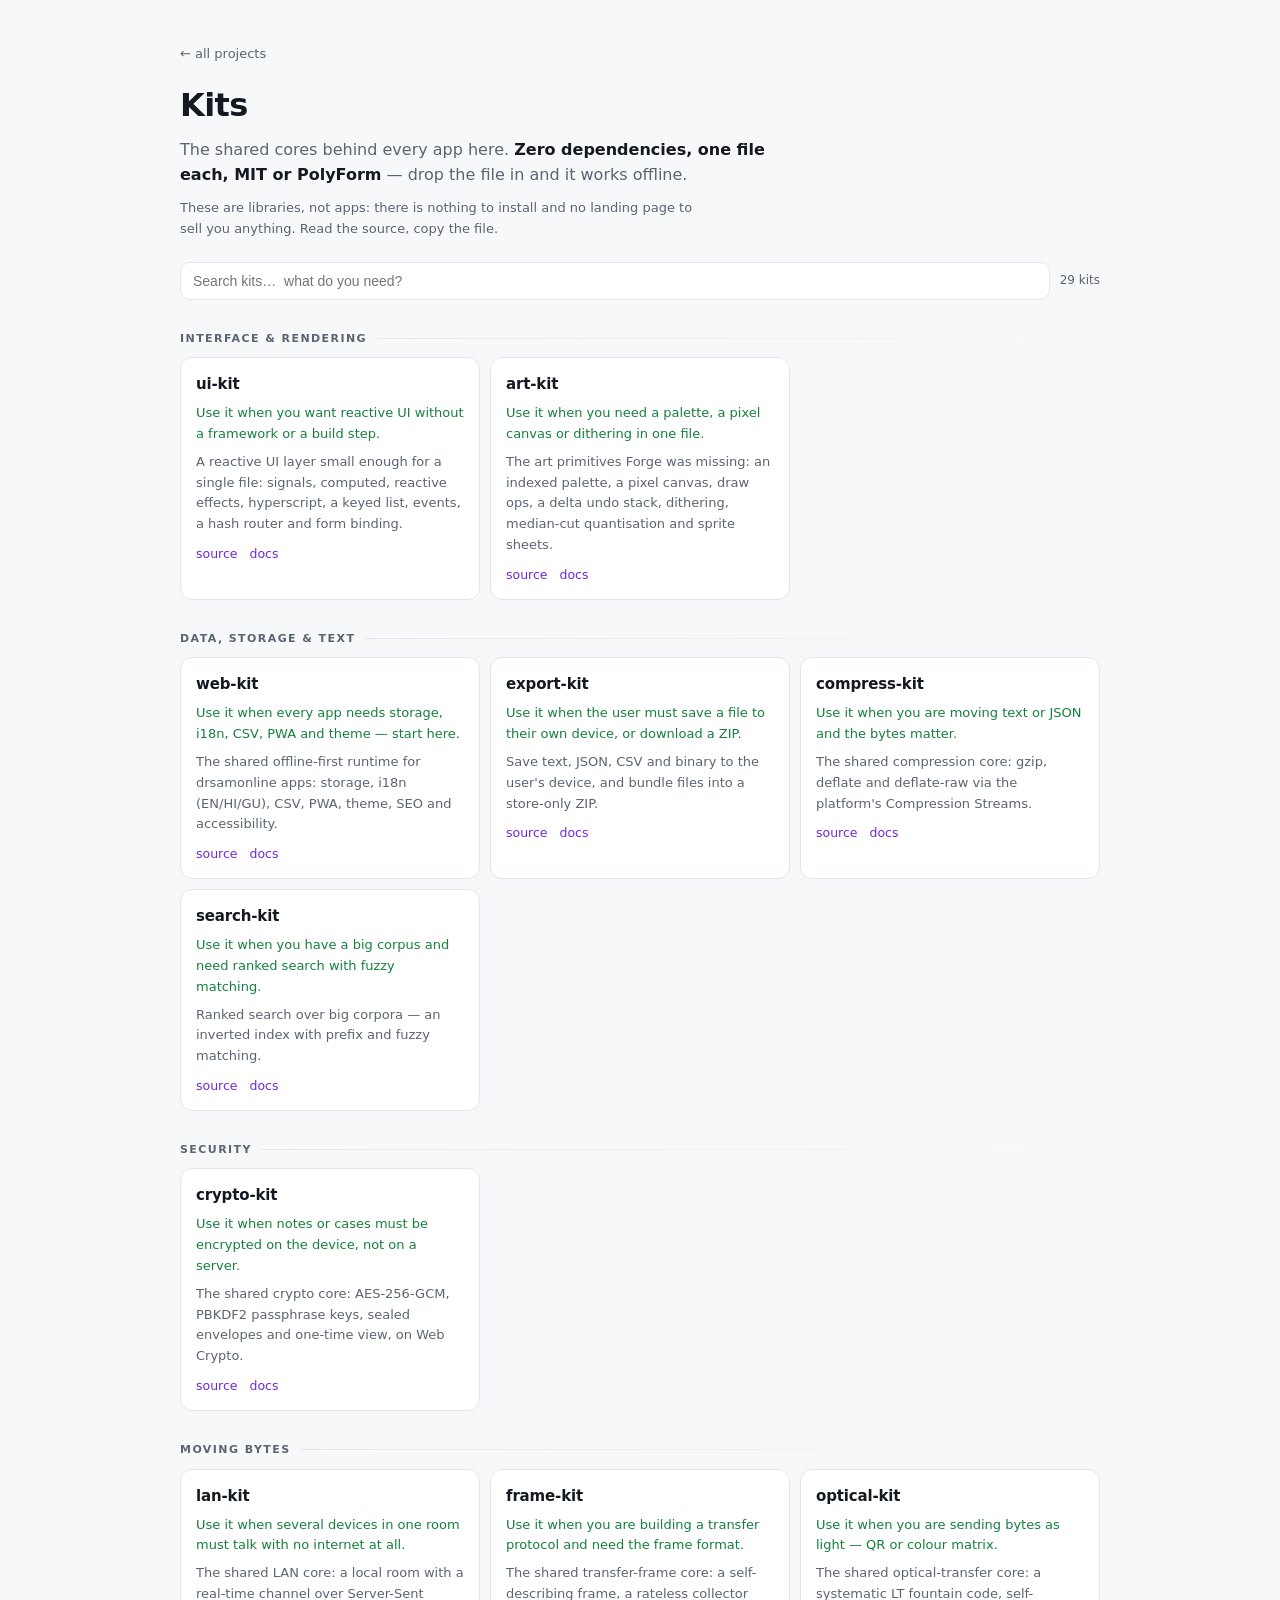
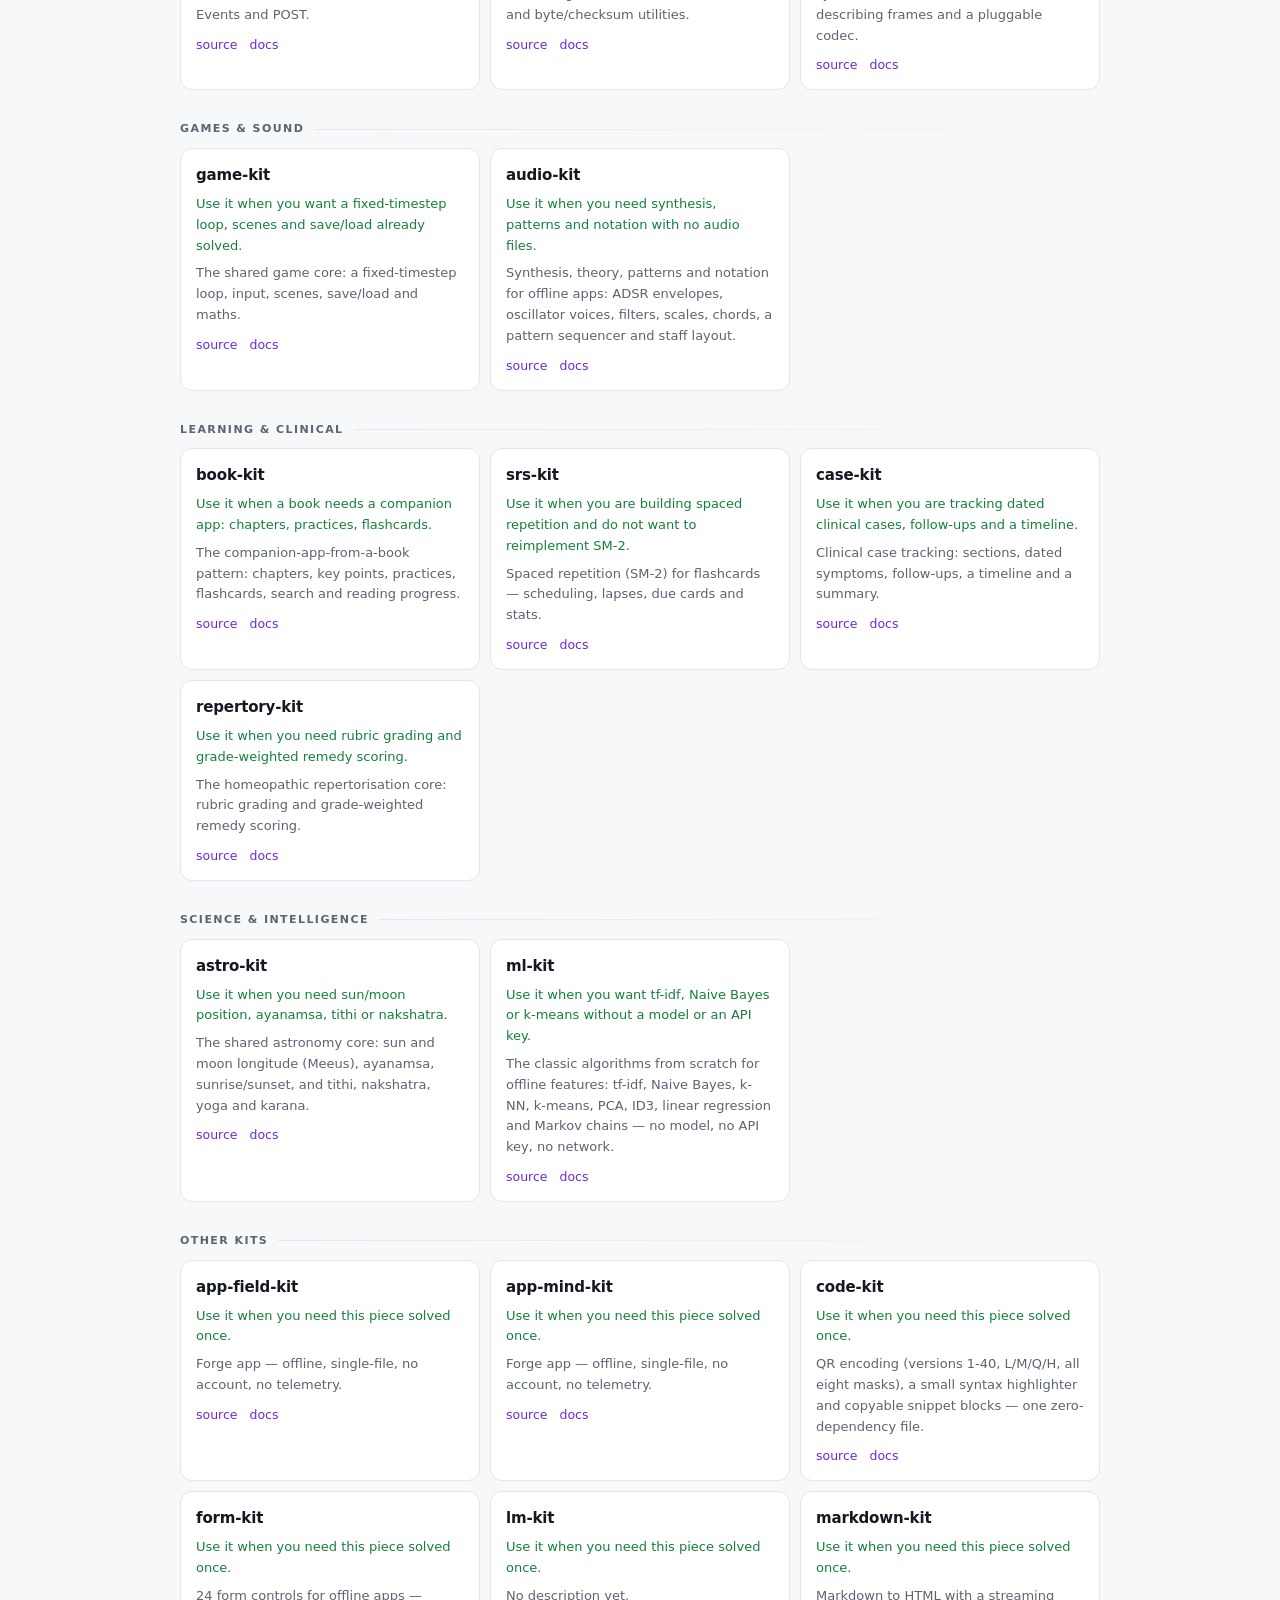
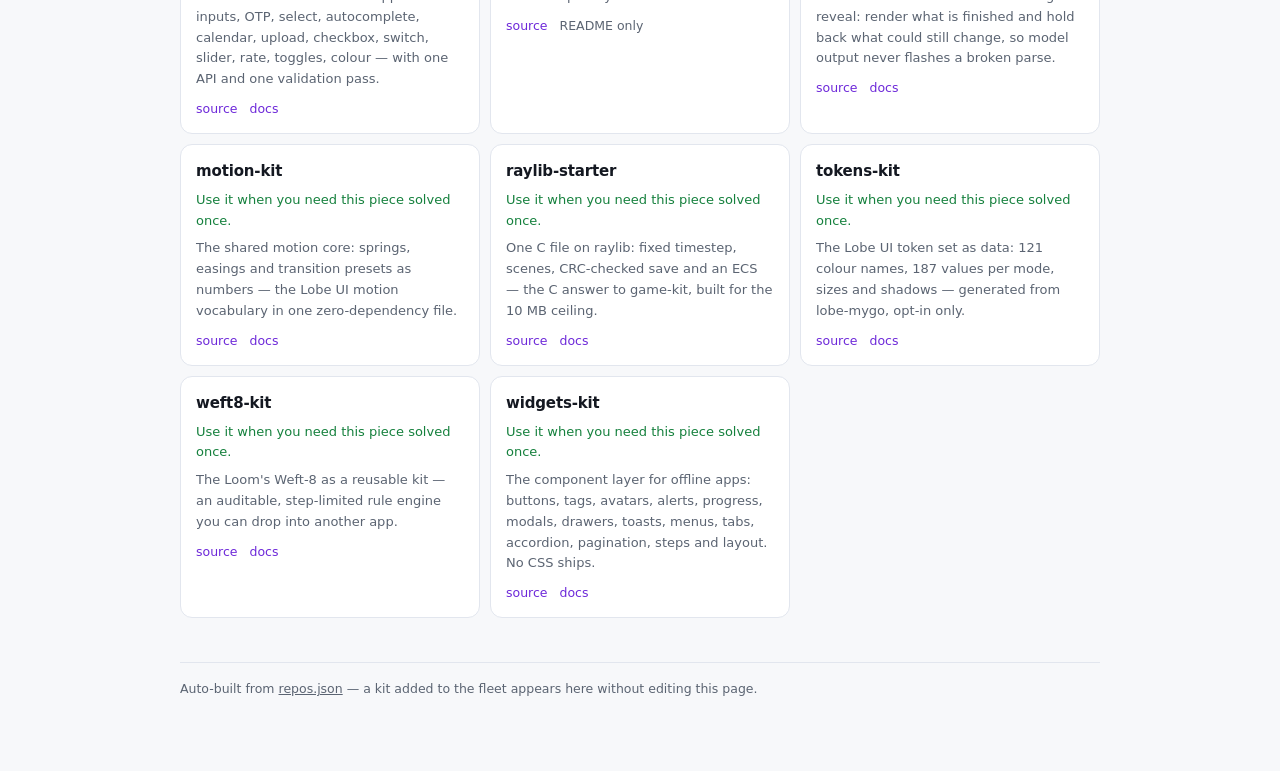
<file: kits/index.htm>
<!doctype html>
<html lang="en">
<head>
<meta charset="utf-8">
<meta name="viewport" content="width=device-width, initial-scale=1">
<title>Kits — drsamonline</title>
<meta name="description" content="The shared, zero-dependency building blocks behind every drsamonline app: crypto, compression, search, LAN, optical transfer, games, clinical and learning cores.">
<style>
  :root{
    --bg:#0f1115; --card:#171a21; --card2:#1d212a; --ink:#e7e9ee; --mut:#9aa3b2;
    --line:#252a34; --acc:#22c55e; --violet:#a78bfa;
  }
  @media (prefers-color-scheme: light){
    :root{ --bg:#f7f8fa; --card:#ffffff; --card2:#f1f3f7; --ink:#141821; --mut:#5b6472;
           --line:#e2e6ee; --acc:#15803d; --violet:#6d28d9; }
  }
  *{box-sizing:border-box}
  body{margin:0;background:var(--bg);color:var(--ink);
       font:16px/1.6 system-ui,-apple-system,"Segoe UI",Roboto,sans-serif}
  a{color:inherit}
  .wrap{max-width:960px;margin:0 auto;padding:40px 20px 72px}
  .back{font-size:13px;color:var(--mut);text-decoration:none}
  .back:hover{color:var(--acc)}
  h1{font-size:clamp(1.5rem,3vw,2rem);margin:14px 0 6px;letter-spacing:-.02em}
  .lede{color:var(--mut);margin:0 0 6px;max-width:62ch}
  .lede b{color:var(--ink);font-weight:600}
  .note{font-size:13px;color:var(--mut);margin:10px 0 0;max-width:62ch}
  .tools{display:flex;gap:10px;align-items:center;margin:22px 0 4px;flex-wrap:wrap}
  input[type=search]{flex:1 1 240px;background:var(--card);border:1px solid var(--line);
    color:var(--ink);border-radius:10px;padding:10px 12px;font-size:14px}
  input[type=search]:focus{outline:2px solid var(--violet);outline-offset:1px}
  .count{font-size:12px;color:var(--mut);white-space:nowrap}
  h2{font-size:11px;text-transform:uppercase;letter-spacing:.13em;color:var(--mut);
     margin:30px 0 10px;font-weight:700;display:flex;align-items:center;gap:10px}
  h2::after{content:"";height:1px;flex:1;background:linear-gradient(90deg,var(--line),transparent)}
  .grid{display:grid;gap:10px;grid-template-columns:repeat(auto-fill,minmax(280px,1fr))}
  .kit{background:var(--card);border:1px solid var(--line);border-radius:12px;padding:14px 15px;
       display:flex;flex-direction:column;gap:7px}
  .kit:hover{border-color:var(--violet)}
  .kit h3{margin:0;font-size:15px;letter-spacing:-.01em}
  .kit h3 a{text-decoration:none}
  .kit h3 a:hover{color:var(--acc)}
  .when{margin:0;font-size:13px;color:var(--acc)}
  .what{margin:0;font-size:13px;color:var(--mut)}
  .links{display:flex;gap:12px;margin-top:2px;font-size:12.5px}
  .links a{color:var(--violet);text-decoration:none}
  .links a:hover{text-decoration:underline}
  .links .none{color:var(--mut)}
  .empty{color:var(--mut);font-size:14px;padding:24px 0}
  footer{margin-top:44px;padding-top:16px;border-top:1px solid var(--line);
         color:var(--mut);font-size:12.5px}
</style>
</head>
<body>
<div class="wrap">
  <a class="back" href="../">← all projects</a>
  <h1>Kits</h1>
  <p class="lede">The shared cores behind every app here. <b>Zero dependencies, one file each, MIT or PolyForm</b> — drop the file in and it works offline.</p>
  <p class="note">These are libraries, not apps: there is nothing to install and no landing page to sell you anything. Read the source, copy the file.</p>

  <div class="tools">
    <input id="q" type="search" placeholder="Search kits…  what do you need?" aria-label="Search kits">
    <span class="count" id="count"></span>
  </div>

  <div id="list"><p class="empty">Loading…</p></div>

  <footer>
    Auto-built from <a href="../repos.json">repos.json</a> — a kit added to the fleet appears here without editing this page.
  </footer>
</div>

<script>
/* Group by what the kit gives you, not by what it is called. The descriptions in
   repos.json are accurate but written for the repo page, so the one-line
   "use this when" is curated here and the description follows it. */
var GROUPS = [
  { title: "Interface & rendering", keys: ["ui-kit", "art-kit"] },
  { title: "Data, storage & text", keys: ["web-kit", "export-kit", "compress-kit", "search-kit"] },
  { title: "Security", keys: ["crypto-kit"] },
  { title: "Moving bytes", keys: ["lan-kit", "frame-kit", "optical-kit"] },
  { title: "Games & sound", keys: ["game-kit", "audio-kit"] },
  { title: "Learning & clinical", keys: ["book-kit", "srs-kit", "case-kit", "repertory-kit"] },
  { title: "Science & intelligence", keys: ["astro-kit", "ml-kit"] }
];

var WHEN = {
  "ui-kit": "you want reactive UI without a framework or a build step",
  "art-kit": "you need a palette, a pixel canvas or dithering in one file",
  "web-kit": "every app needs storage, i18n, CSV, PWA and theme — start here",
  "export-kit": "the user must save a file to their own device, or download a ZIP",
  "compress-kit": "you are moving text or JSON and the bytes matter",
  "search-kit": "you have a big corpus and need ranked search with fuzzy matching",
  "crypto-kit": "notes or cases must be encrypted on the device, not on a server",
  "lan-kit": "several devices in one room must talk with no internet at all",
  "frame-kit": "you are building a transfer protocol and need the frame format",
  "optical-kit": "you are sending bytes as light — QR or colour matrix",
  "game-kit": "you want a fixed-timestep loop, scenes and save/load already solved",
  "audio-kit": "you need synthesis, patterns and notation with no audio files",
  "book-kit": "a book needs a companion app: chapters, practices, flashcards",
  "srs-kit": "you are building spaced repetition and do not want to reimplement SM-2",
  "case-kit": "you are tracking dated clinical cases, follow-ups and a timeline",
  "repertory-kit": "you need rubric grading and grade-weighted remedy scoring",
  "astro-kit": "you need sun/moon position, ayanamsa, tithi or nakshatra",
  "ml-kit": "you want tf-idf, Naive Bayes or k-means without a model or an API key"
};

var ALL = [];

function esc(s){
  return String(s == null ? "" : s).replace(/[&<>"']/g, function(c){
    return {"&":"&amp;","<":"&lt;",">":"&gt;",'"':"&quot;","'":"&#39;"}[c];
  });
}

function card(r){
  var links = '<a href="' + esc(r.source) + '">source</a>';
  links += r.hasPages && r.landing
    ? '<a href="' + esc(r.landing) + '">docs</a>'
    : '<span class="none" title="no landing page — the README is the documentation">README only</span>';
  return '<div class="kit">'
       +   '<h3><a href="' + esc(r.source) + '">' + esc(r.name) + '</a></h3>'
       +   '<p class="when">Use it when ' + esc(WHEN[r.name] || "you need this piece solved once") + '.</p>'
       +   '<p class="what">' + esc(r.desc) + '</p>'
       +   '<div class="links">' + links + '</div>'
       + '</div>';
}

function render(filter){
  var q = (filter || "").trim().toLowerCase();
  var shown = ALL.filter(function(r){
    if (!q) return true;
    return (r.name + " " + r.desc + " " + (WHEN[r.name] || "")).toLowerCase().indexOf(q) >= 0;
  });
  var html = "";
  GROUPS.forEach(function(g){
    var inGroup = shown.filter(function(r){ return g.keys.indexOf(r.name) >= 0; });
    if (!inGroup.length) return;
    html += '<h2>' + esc(g.title) + '</h2><div class="grid">';
    g.keys.forEach(function(k){
      var r = inGroup.filter(function(x){ return x.name === k; })[0];
      if (r) html += card(r);
    });
    html += '</div>';
  });
  // anything kit-shaped that the groups do not name yet, so a new kit is never invisible
  var grouped = GROUPS.reduce(function(a, g){ return a.concat(g.keys); }, []);
  var rest = shown.filter(function(r){ return grouped.indexOf(r.name) < 0; });
  if (rest.length){
    html += '<h2>Other kits</h2><div class="grid">' + rest.map(card).join("") + '</div>';
  }
  document.getElementById("list").innerHTML = html ||
    '<p class="empty">No kit matches that. Try “search”, “crypto”, “game” or “book”.</p>';
  document.getElementById("count").textContent =
    shown.length + (shown.length === 1 ? " kit" : " kits") + (q ? " matching" : "");
}

fetch("../repos.json", { cache: "no-store" })
  .then(function(r){ return r.json(); })
  .then(function(d){
    var items = d.repos || d;
    ALL = items.filter(function(r){
      return /-kit$/.test(r.name) || (r.topics || []).indexOf("kit") >= 0;
    }).sort(function(a, b){ return a.name.localeCompare(b.name); });
    if (!ALL.length){
      document.getElementById("list").innerHTML =
        '<p class="empty">repos.json loaded but contained no kits — check that it still lists them.</p>';
      return;
    }
    render("");
  })
  .catch(function(){
    document.getElementById("list").innerHTML =
      '<p class="empty">Could not load repos.json. The list is built from it, so nothing can be shown — reload, and if it persists the file is missing.</p>';
  });

document.getElementById("q").addEventListener("input", function(e){ render(e.target.value); });
</script>
</body>
</html>
</file>
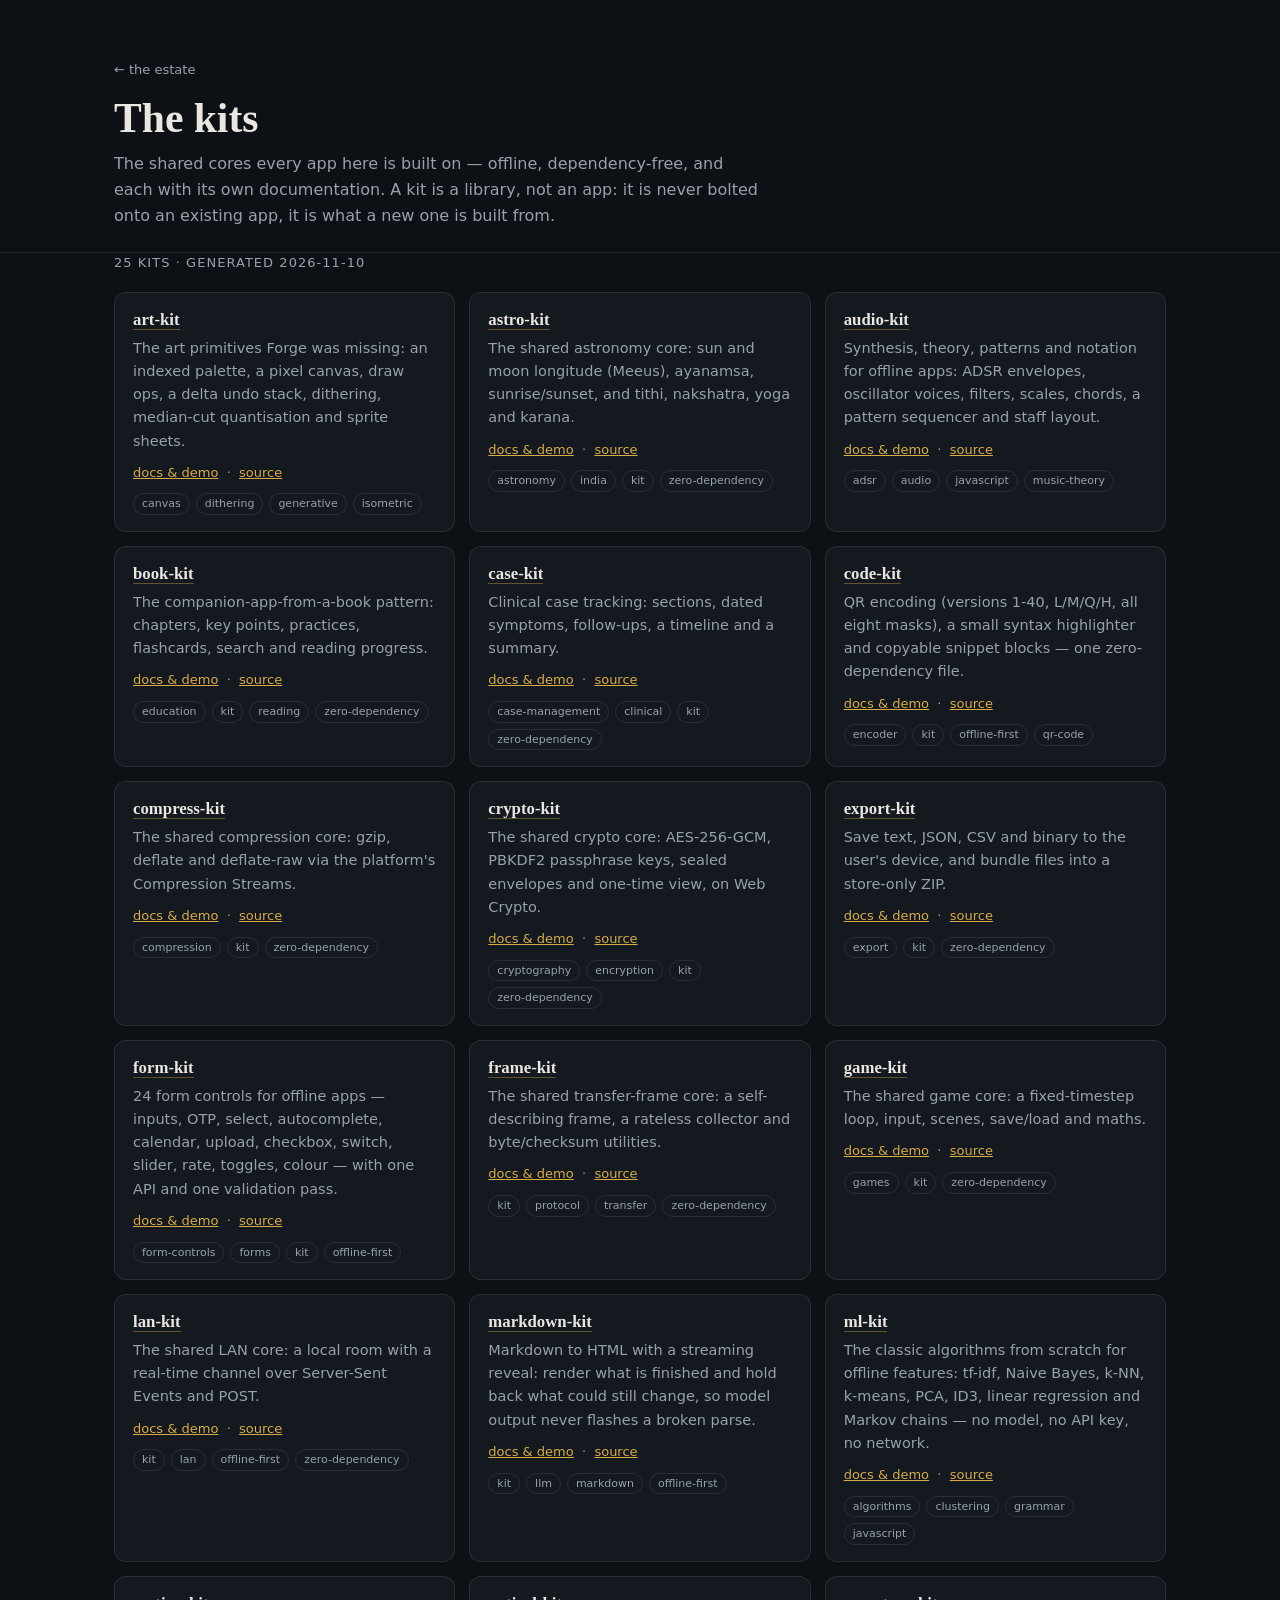
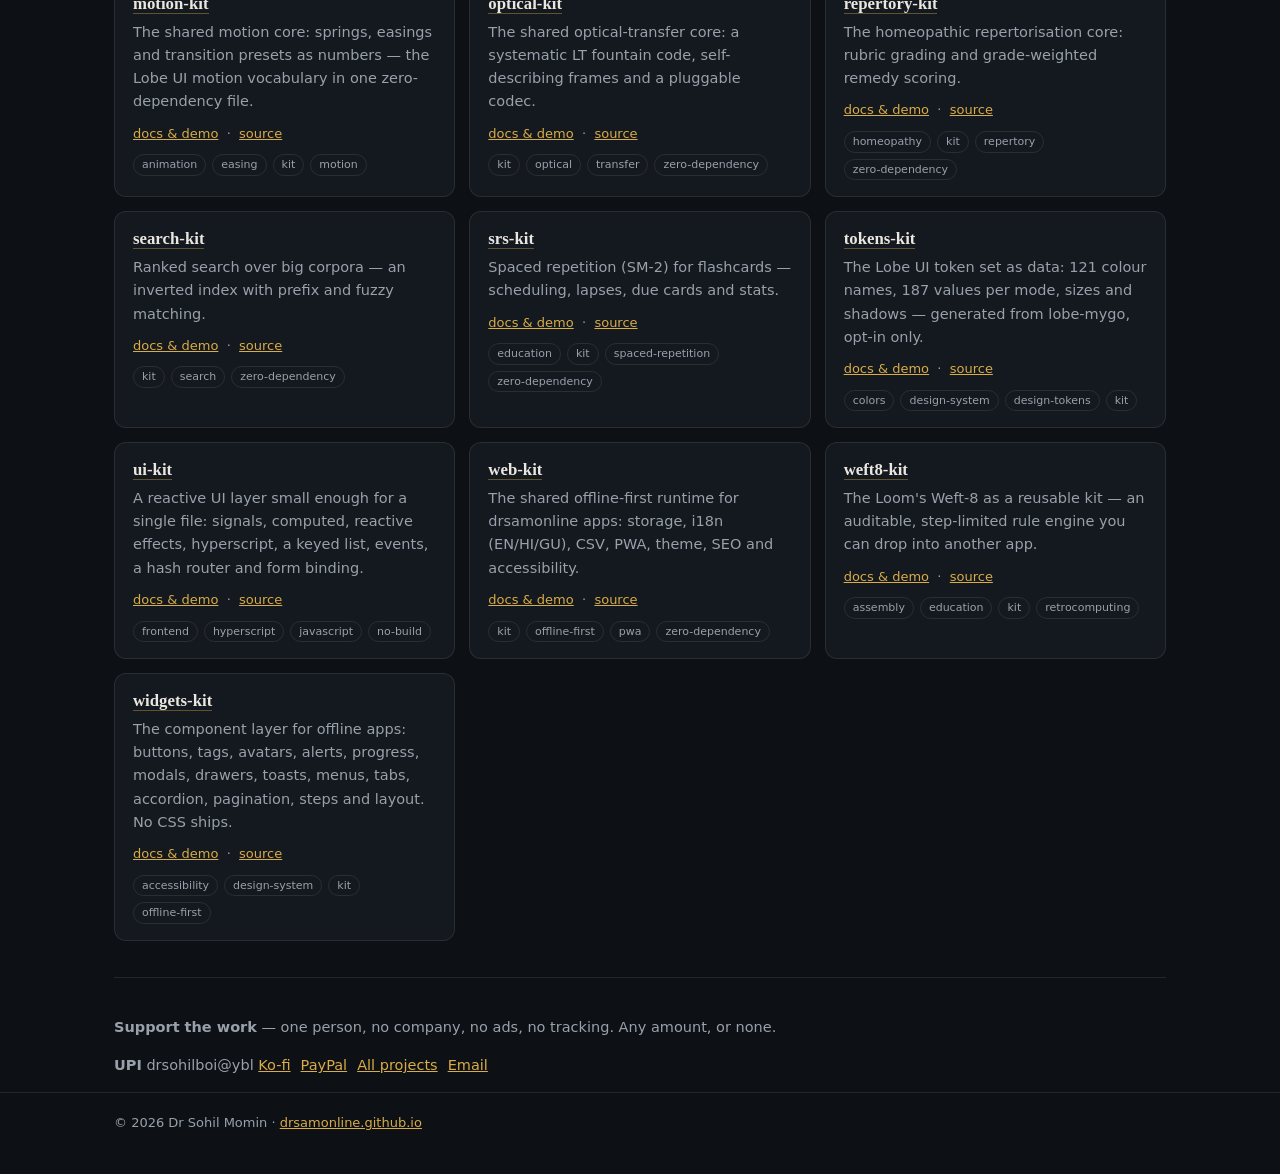
<file: kits/index.html>
<!doctype html>
<html lang="en">
<head>
<meta charset="utf-8">
<meta name="viewport" content="width=device-width, initial-scale=1">
<title>The kits — Dr Sohil Momin</title>
<meta name="description" content="The shared cores every app in this estate is built on: 25 libraries, each offline, dependency-free and documented. A kit is a library, not an app.">
<meta name="theme-color" content="#0d1015">
<link rel="canonical" href="https://drsamonline.github.io/kits/">
<style>
  :root{--paper:#0d1015;--card:#14181f;--line:rgba(234,231,225,.10);--ink:#eae7e1;--dim:#98a1ab;
        --brass:#d8ac47;--serif:ui-serif,"Iowan Old Style",Palatino,Georgia,serif;
        --sans:ui-sans-serif,system-ui,-apple-system,"Segoe UI",Roboto,sans-serif;--w:1100px}
  *{box-sizing:border-box}
  body{margin:0;background:var(--paper);color:var(--ink);font:16px/1.6 var(--sans)}
  a{color:var(--brass)}
  .wrap{max-width:var(--w);margin:0 auto;padding:0 24px}
  header{padding:56px 0 24px;border-bottom:1px solid var(--line)}
  .crumb{font-size:13px;color:var(--dim);text-decoration:none}
  h1{font:600 clamp(1.9rem,4vw,2.6rem)/1.1 var(--serif);margin:14px 0 10px}
  .lede{color:var(--dim);max-width:64ch;margin:0}
  main{padding:28px 0 60px}
  .count{color:var(--dim);font-size:13px;text-transform:uppercase;letter-spacing:.08em;margin:0 0 18px}
  .grid{display:grid;gap:14px;grid-template-columns:repeat(auto-fill,minmax(320px,1fr))}
  .k{background:var(--card);border:1px solid var(--line);border-radius:12px;padding:16px 18px}
  .k h3{margin:0 0 6px;font:600 1.05rem/1.3 var(--serif)}
  .k h3 a{color:var(--ink);text-decoration:none;border-bottom:1px solid rgba(216,172,71,.4)}
  .k p{margin:0 0 10px;color:var(--dim);font-size:14.5px}
  .k .meta{font-size:13px}
  .k .topics{display:flex;gap:6px;flex-wrap:wrap;margin:0}
  .t{font-size:11px;color:var(--dim);border:1px solid var(--line);border-radius:999px;padding:1px 8px}
  #support{border-top:1px solid var(--line);margin-top:36px;padding-top:24px;color:var(--dim);font-size:14.5px}
  #support a{margin-right:10px}
  footer{border-top:1px solid var(--line);padding:20px 0 40px;color:var(--dim);font-size:13px}
</style>
</head>
<body>
<header><div class="wrap">
  <a class="crumb" href="/">← the estate</a>
  <h1>The kits</h1>
  <p class="lede">The shared cores every app here is built on — offline, dependency-free, and each with
  its own documentation. A kit is a library, not an app: it is never bolted onto an existing app, it is
  what a new one is built from.</p>
</div></header>
<main class="wrap">
  <p class="count">25 kits · generated 2026-11-10</p>
  <div class="grid">
      <article class="k">
        <h3><a href="https://github.com/drsamonline/art-kit">art-kit</a></h3>
        <p>The art primitives Forge was missing: an indexed palette, a pixel canvas, draw ops, a delta undo stack, dithering, median-cut quantisation and sprite sheets.</p>
        <p class="meta"><a href="https://drsamonline.github.io/art-kit/">docs &amp; demo</a> &nbsp;·&nbsp; <a href="https://github.com/drsamonline/art-kit">source</a></p>
        <p class="topics"><span class="t">canvas</span><span class="t">dithering</span><span class="t">generative</span><span class="t">isometric</span></p>
      </article>
      <article class="k">
        <h3><a href="https://github.com/drsamonline/astro-kit">astro-kit</a></h3>
        <p>The shared astronomy core: sun and moon longitude (Meeus), ayanamsa, sunrise/sunset, and tithi, nakshatra, yoga and karana.</p>
        <p class="meta"><a href="https://drsamonline.github.io/astro-kit/">docs &amp; demo</a> &nbsp;·&nbsp; <a href="https://github.com/drsamonline/astro-kit">source</a></p>
        <p class="topics"><span class="t">astronomy</span><span class="t">india</span><span class="t">kit</span><span class="t">zero-dependency</span></p>
      </article>
      <article class="k">
        <h3><a href="https://github.com/drsamonline/audio-kit">audio-kit</a></h3>
        <p>Synthesis, theory, patterns and notation for offline apps: ADSR envelopes, oscillator voices, filters, scales, chords, a pattern sequencer and staff layout.</p>
        <p class="meta"><a href="https://drsamonline.github.io/audio-kit/">docs &amp; demo</a> &nbsp;·&nbsp; <a href="https://github.com/drsamonline/audio-kit">source</a></p>
        <p class="topics"><span class="t">adsr</span><span class="t">audio</span><span class="t">javascript</span><span class="t">music-theory</span></p>
      </article>
      <article class="k">
        <h3><a href="https://github.com/drsamonline/book-kit">book-kit</a></h3>
        <p>The companion-app-from-a-book pattern: chapters, key points, practices, flashcards, search and reading progress.</p>
        <p class="meta"><a href="https://drsamonline.github.io/book-kit/">docs &amp; demo</a> &nbsp;·&nbsp; <a href="https://github.com/drsamonline/book-kit">source</a></p>
        <p class="topics"><span class="t">education</span><span class="t">kit</span><span class="t">reading</span><span class="t">zero-dependency</span></p>
      </article>
      <article class="k">
        <h3><a href="https://github.com/drsamonline/case-kit">case-kit</a></h3>
        <p>Clinical case tracking: sections, dated symptoms, follow-ups, a timeline and a summary.</p>
        <p class="meta"><a href="https://drsamonline.github.io/case-kit/">docs &amp; demo</a> &nbsp;·&nbsp; <a href="https://github.com/drsamonline/case-kit">source</a></p>
        <p class="topics"><span class="t">case-management</span><span class="t">clinical</span><span class="t">kit</span><span class="t">zero-dependency</span></p>
      </article>
      <article class="k">
        <h3><a href="https://github.com/drsamonline/code-kit">code-kit</a></h3>
        <p>QR encoding (versions 1-40, L/M/Q/H, all eight masks), a small syntax highlighter and copyable snippet blocks — one zero-dependency file.</p>
        <p class="meta"><a href="https://drsamonline.github.io/code-kit/">docs &amp; demo</a> &nbsp;·&nbsp; <a href="https://github.com/drsamonline/code-kit">source</a></p>
        <p class="topics"><span class="t">encoder</span><span class="t">kit</span><span class="t">offline-first</span><span class="t">qr-code</span></p>
      </article>
      <article class="k">
        <h3><a href="https://github.com/drsamonline/compress-kit">compress-kit</a></h3>
        <p>The shared compression core: gzip, deflate and deflate-raw via the platform&#x27;s Compression Streams.</p>
        <p class="meta"><a href="https://drsamonline.github.io/compress-kit/">docs &amp; demo</a> &nbsp;·&nbsp; <a href="https://github.com/drsamonline/compress-kit">source</a></p>
        <p class="topics"><span class="t">compression</span><span class="t">kit</span><span class="t">zero-dependency</span></p>
      </article>
      <article class="k">
        <h3><a href="https://github.com/drsamonline/crypto-kit">crypto-kit</a></h3>
        <p>The shared crypto core: AES-256-GCM, PBKDF2 passphrase keys, sealed envelopes and one-time view, on Web Crypto.</p>
        <p class="meta"><a href="https://drsamonline.github.io/crypto-kit/">docs &amp; demo</a> &nbsp;·&nbsp; <a href="https://github.com/drsamonline/crypto-kit">source</a></p>
        <p class="topics"><span class="t">cryptography</span><span class="t">encryption</span><span class="t">kit</span><span class="t">zero-dependency</span></p>
      </article>
      <article class="k">
        <h3><a href="https://github.com/drsamonline/export-kit">export-kit</a></h3>
        <p>Save text, JSON, CSV and binary to the user&#x27;s device, and bundle files into a store-only ZIP.</p>
        <p class="meta"><a href="https://drsamonline.github.io/export-kit/">docs &amp; demo</a> &nbsp;·&nbsp; <a href="https://github.com/drsamonline/export-kit">source</a></p>
        <p class="topics"><span class="t">export</span><span class="t">kit</span><span class="t">zero-dependency</span></p>
      </article>
      <article class="k">
        <h3><a href="https://github.com/drsamonline/form-kit">form-kit</a></h3>
        <p>24 form controls for offline apps — inputs, OTP, select, autocomplete, calendar, upload, checkbox, switch, slider, rate, toggles, colour — with one API and one validation pass.</p>
        <p class="meta"><a href="https://drsamonline.github.io/form-kit/">docs &amp; demo</a> &nbsp;·&nbsp; <a href="https://github.com/drsamonline/form-kit">source</a></p>
        <p class="topics"><span class="t">form-controls</span><span class="t">forms</span><span class="t">kit</span><span class="t">offline-first</span></p>
      </article>
      <article class="k">
        <h3><a href="https://github.com/drsamonline/frame-kit">frame-kit</a></h3>
        <p>The shared transfer-frame core: a self-describing frame, a rateless collector and byte/checksum utilities.</p>
        <p class="meta"><a href="https://drsamonline.github.io/frame-kit/">docs &amp; demo</a> &nbsp;·&nbsp; <a href="https://github.com/drsamonline/frame-kit">source</a></p>
        <p class="topics"><span class="t">kit</span><span class="t">protocol</span><span class="t">transfer</span><span class="t">zero-dependency</span></p>
      </article>
      <article class="k">
        <h3><a href="https://github.com/drsamonline/game-kit">game-kit</a></h3>
        <p>The shared game core: a fixed-timestep loop, input, scenes, save/load and maths.</p>
        <p class="meta"><a href="https://drsamonline.github.io/game-kit/">docs &amp; demo</a> &nbsp;·&nbsp; <a href="https://github.com/drsamonline/game-kit">source</a></p>
        <p class="topics"><span class="t">games</span><span class="t">kit</span><span class="t">zero-dependency</span></p>
      </article>
      <article class="k">
        <h3><a href="https://github.com/drsamonline/lan-kit">lan-kit</a></h3>
        <p>The shared LAN core: a local room with a real-time channel over Server-Sent Events and POST.</p>
        <p class="meta"><a href="https://drsamonline.github.io/lan-kit/">docs &amp; demo</a> &nbsp;·&nbsp; <a href="https://github.com/drsamonline/lan-kit">source</a></p>
        <p class="topics"><span class="t">kit</span><span class="t">lan</span><span class="t">offline-first</span><span class="t">zero-dependency</span></p>
      </article>
      <article class="k">
        <h3><a href="https://github.com/drsamonline/markdown-kit">markdown-kit</a></h3>
        <p>Markdown to HTML with a streaming reveal: render what is finished and hold back what could still change, so model output never flashes a broken parse.</p>
        <p class="meta"><a href="https://drsamonline.github.io/markdown-kit/">docs &amp; demo</a> &nbsp;·&nbsp; <a href="https://github.com/drsamonline/markdown-kit">source</a></p>
        <p class="topics"><span class="t">kit</span><span class="t">llm</span><span class="t">markdown</span><span class="t">offline-first</span></p>
      </article>
      <article class="k">
        <h3><a href="https://github.com/drsamonline/ml-kit">ml-kit</a></h3>
        <p>The classic algorithms from scratch for offline features: tf-idf, Naive Bayes, k-NN, k-means, PCA, ID3, linear regression and Markov chains — no model, no API key, no network.</p>
        <p class="meta"><a href="https://drsamonline.github.io/ml-kit/">docs &amp; demo</a> &nbsp;·&nbsp; <a href="https://github.com/drsamonline/ml-kit">source</a></p>
        <p class="topics"><span class="t">algorithms</span><span class="t">clustering</span><span class="t">grammar</span><span class="t">javascript</span></p>
      </article>
      <article class="k">
        <h3><a href="https://github.com/drsamonline/motion-kit">motion-kit</a></h3>
        <p>The shared motion core: springs, easings and transition presets as numbers — the Lobe UI motion vocabulary in one zero-dependency file.</p>
        <p class="meta"><a href="https://drsamonline.github.io/motion-kit/">docs &amp; demo</a> &nbsp;·&nbsp; <a href="https://github.com/drsamonline/motion-kit">source</a></p>
        <p class="topics"><span class="t">animation</span><span class="t">easing</span><span class="t">kit</span><span class="t">motion</span></p>
      </article>
      <article class="k">
        <h3><a href="https://github.com/drsamonline/optical-kit">optical-kit</a></h3>
        <p>The shared optical-transfer core: a systematic LT fountain code, self-describing frames and a pluggable codec.</p>
        <p class="meta"><a href="https://drsamonline.github.io/optical-kit/">docs &amp; demo</a> &nbsp;·&nbsp; <a href="https://github.com/drsamonline/optical-kit">source</a></p>
        <p class="topics"><span class="t">kit</span><span class="t">optical</span><span class="t">transfer</span><span class="t">zero-dependency</span></p>
      </article>
      <article class="k">
        <h3><a href="https://github.com/drsamonline/repertory-kit">repertory-kit</a></h3>
        <p>The homeopathic repertorisation core: rubric grading and grade-weighted remedy scoring.</p>
        <p class="meta"><a href="https://drsamonline.github.io/repertory-kit/">docs &amp; demo</a> &nbsp;·&nbsp; <a href="https://github.com/drsamonline/repertory-kit">source</a></p>
        <p class="topics"><span class="t">homeopathy</span><span class="t">kit</span><span class="t">repertory</span><span class="t">zero-dependency</span></p>
      </article>
      <article class="k">
        <h3><a href="https://github.com/drsamonline/search-kit">search-kit</a></h3>
        <p>Ranked search over big corpora — an inverted index with prefix and fuzzy matching.</p>
        <p class="meta"><a href="https://drsamonline.github.io/search-kit/">docs &amp; demo</a> &nbsp;·&nbsp; <a href="https://github.com/drsamonline/search-kit">source</a></p>
        <p class="topics"><span class="t">kit</span><span class="t">search</span><span class="t">zero-dependency</span></p>
      </article>
      <article class="k">
        <h3><a href="https://github.com/drsamonline/srs-kit">srs-kit</a></h3>
        <p>Spaced repetition (SM-2) for flashcards — scheduling, lapses, due cards and stats.</p>
        <p class="meta"><a href="https://drsamonline.github.io/srs-kit/">docs &amp; demo</a> &nbsp;·&nbsp; <a href="https://github.com/drsamonline/srs-kit">source</a></p>
        <p class="topics"><span class="t">education</span><span class="t">kit</span><span class="t">spaced-repetition</span><span class="t">zero-dependency</span></p>
      </article>
      <article class="k">
        <h3><a href="https://github.com/drsamonline/tokens-kit">tokens-kit</a></h3>
        <p>The Lobe UI token set as data: 121 colour names, 187 values per mode, sizes and shadows — generated from lobe-mygo, opt-in only.</p>
        <p class="meta"><a href="https://drsamonline.github.io/tokens-kit/">docs &amp; demo</a> &nbsp;·&nbsp; <a href="https://github.com/drsamonline/tokens-kit">source</a></p>
        <p class="topics"><span class="t">colors</span><span class="t">design-system</span><span class="t">design-tokens</span><span class="t">kit</span></p>
      </article>
      <article class="k">
        <h3><a href="https://github.com/drsamonline/ui-kit">ui-kit</a></h3>
        <p>A reactive UI layer small enough for a single file: signals, computed, reactive effects, hyperscript, a keyed list, events, a hash router and form binding.</p>
        <p class="meta"><a href="https://drsamonline.github.io/ui-kit/">docs &amp; demo</a> &nbsp;·&nbsp; <a href="https://github.com/drsamonline/ui-kit">source</a></p>
        <p class="topics"><span class="t">frontend</span><span class="t">hyperscript</span><span class="t">javascript</span><span class="t">no-build</span></p>
      </article>
      <article class="k">
        <h3><a href="https://github.com/drsamonline/web-kit">web-kit</a></h3>
        <p>The shared offline-first runtime for drsamonline apps: storage, i18n (EN/HI/GU), CSV, PWA, theme, SEO and accessibility.</p>
        <p class="meta"><a href="https://drsamonline.github.io/web-kit/">docs &amp; demo</a> &nbsp;·&nbsp; <a href="https://github.com/drsamonline/web-kit">source</a></p>
        <p class="topics"><span class="t">kit</span><span class="t">offline-first</span><span class="t">pwa</span><span class="t">zero-dependency</span></p>
      </article>
      <article class="k">
        <h3><a href="https://github.com/drsamonline/weft8-kit">weft8-kit</a></h3>
        <p>The Loom&#x27;s Weft-8 as a reusable kit — an auditable, step-limited rule engine you can drop into another app.</p>
        <p class="meta"><a href="https://drsamonline.github.io/weft8-kit/">docs &amp; demo</a> &nbsp;·&nbsp; <a href="https://github.com/drsamonline/weft8-kit">source</a></p>
        <p class="topics"><span class="t">assembly</span><span class="t">education</span><span class="t">kit</span><span class="t">retrocomputing</span></p>
      </article>
      <article class="k">
        <h3><a href="https://github.com/drsamonline/widgets-kit">widgets-kit</a></h3>
        <p>The component layer for offline apps: buttons, tags, avatars, alerts, progress, modals, drawers, toasts, menus, tabs, accordion, pagination, steps and layout. No CSS ships.</p>
        <p class="meta"><a href="https://drsamonline.github.io/widgets-kit/">docs &amp; demo</a> &nbsp;·&nbsp; <a href="https://github.com/drsamonline/widgets-kit">source</a></p>
        <p class="topics"><span class="t">accessibility</span><span class="t">design-system</span><span class="t">kit</span><span class="t">offline-first</span></p>
      </article>
  </div>
  <section id="support">
    <p><b>Support the work</b> — one person, no company, no ads, no tracking. Any amount, or none.</p>
    <p><b>UPI</b> drsohilboi@ybl <a href="https://ko-fi.com/matneo">Ko-fi</a><a href="https://paypal.me/drsohilmomin">PayPal</a><a href="https://drsamonline.github.io/">All projects</a><a href="mailto:sohilmomin2000@gmail.com">Email</a></p>
  </section>
</main>
<footer><div class="wrap">© 2026 Dr Sohil Momin · <a href="/">drsamonline.github.io</a></div></footer>
</body>
</html>
</file>
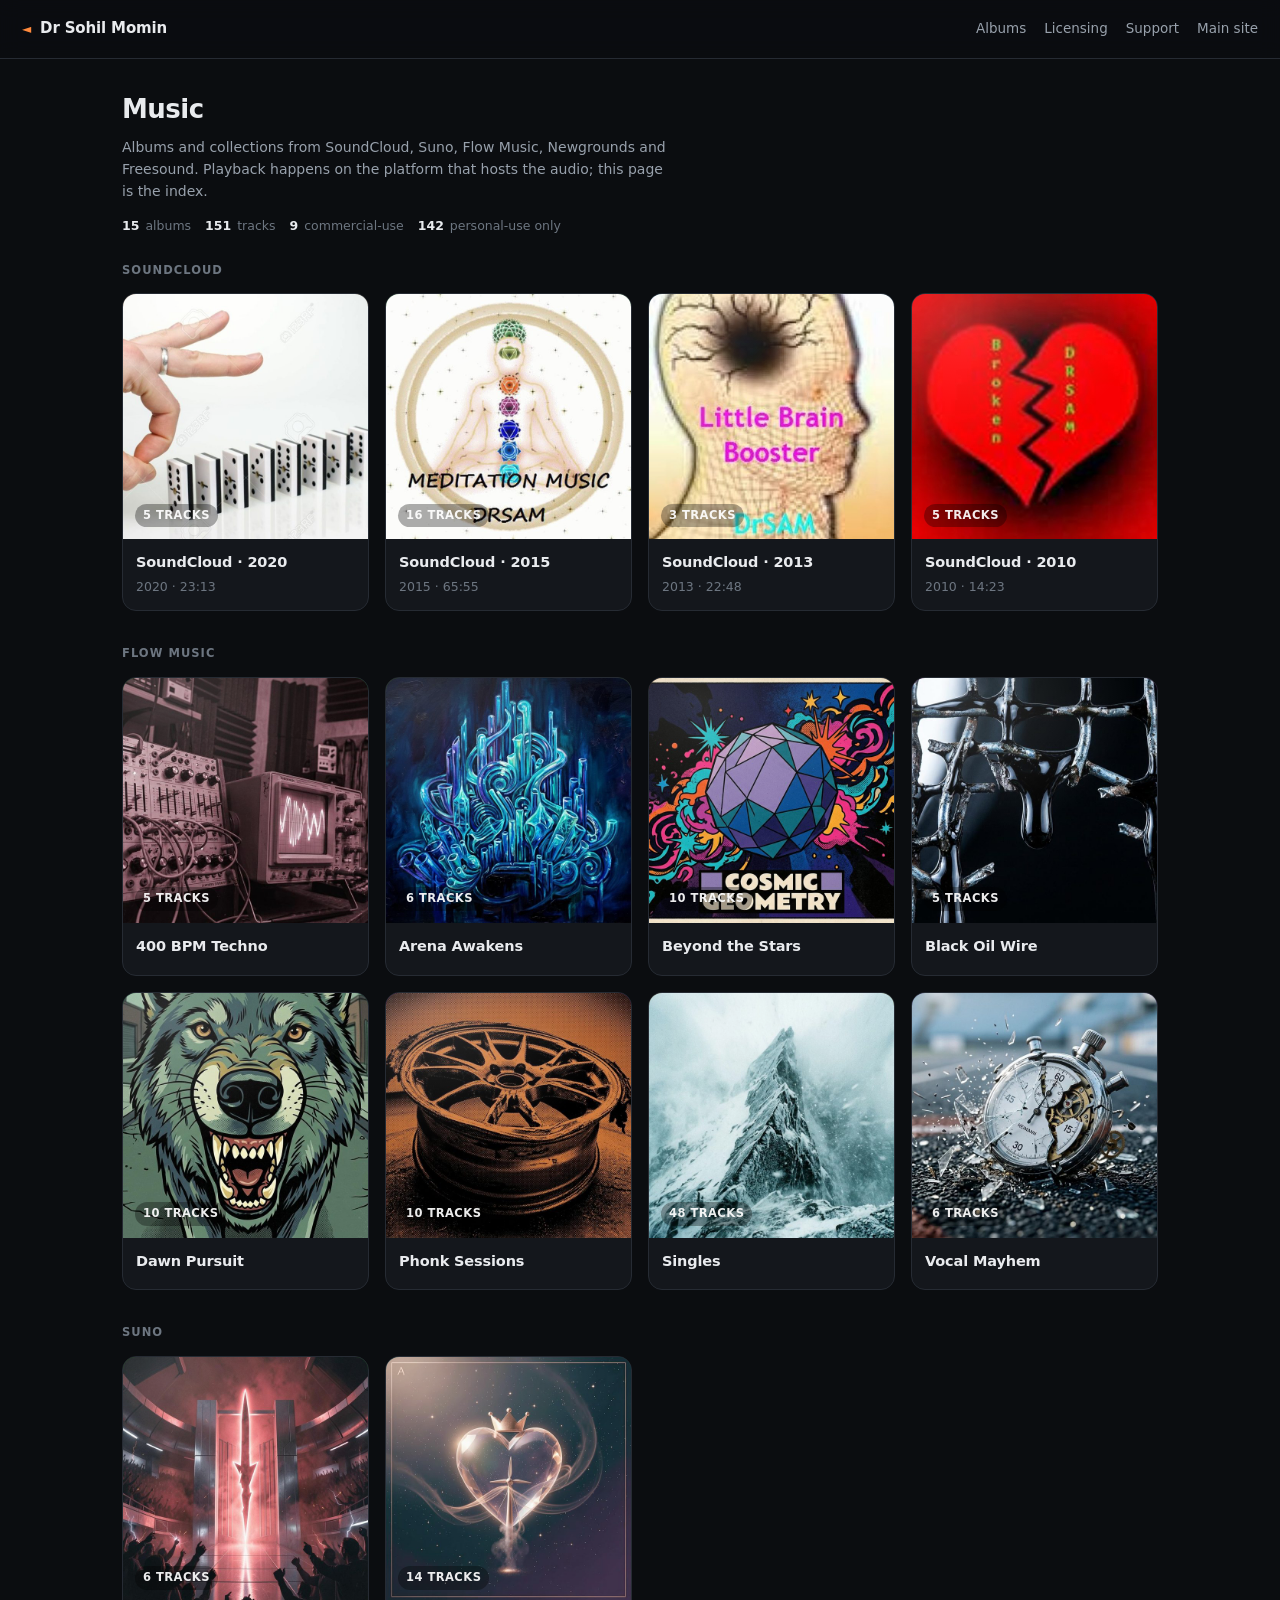
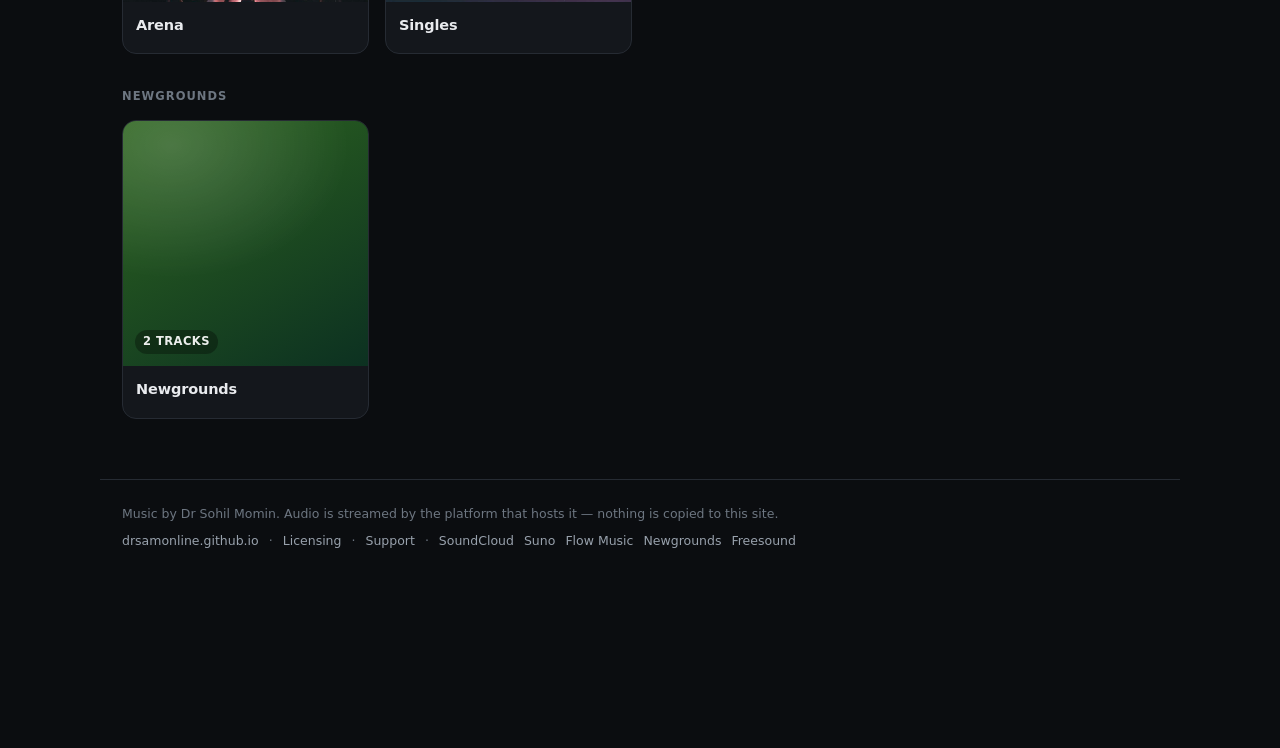
<file: music/index.html>
<!DOCTYPE html>
<html lang="en">
<head>
<meta charset="utf-8">
<meta name="viewport" content="width=device-width, initial-scale=1">
<title>Music — Dr Sohil Momin</title>
<meta name="description" content="Albums and tracks by Dr Sohil Momin, streamed from the platforms that host them: SoundCloud, Suno, Flow Music, Newgrounds and Freesound.">
<meta name="theme-color" content="#0b0d10">
<link rel="stylesheet" href="styles.css?v=4">
</head>
<body>

<header class="site-head">
  <a class="brand" href="https://drsamonline.github.io/">
    <span class="brand-mark" aria-hidden="true">◄</span>
    <span>Dr Sohil Momin</span>
  </a>
  <nav class="site-nav">
    <a href="#/">Albums</a>
    <a href="#/licensing">Licensing</a>
    <a href="#/support">Support</a>
    <a href="https://drsamonline.github.io/">Main site</a>
  </nav>
</header>

<main id="app"></main>

<footer class="site-foot">
  <p>Music by Dr Sohil Momin. Audio is streamed by the platform that hosts it — nothing is copied to this site.</p>
  <p class="foot-links">
    <a href="https://drsamonline.github.io/">drsamonline.github.io</a>
    <span aria-hidden="true">·</span>
    <a href="#/licensing">Licensing</a>
    <span aria-hidden="true">·</span>
    <a href="#/support">Support</a>
    <span aria-hidden="true">·</span>
    <a href="https://soundcloud.com/drsam">SoundCloud</a>
    <a href="https://suno.com/@drsam">Suno</a>
    <a href="https://www.flowmusic.app/DrSohilMomin">Flow Music</a>
    <a href="https://drsam.newgrounds.com/">Newgrounds</a>
    <a href="https://freesound.org/people/drsam/">Freesound</a>
  </p>
</footer>

<div id="playerbar" class="playerbar" hidden>
  <div class="pb-meta">
    <span id="pb-title" class="pb-title"></span>
    <span id="pb-sub" class="pb-sub"></span>
  </div>
  <div class="pb-controls">
    <button id="pb-prev" type="button" aria-label="Previous track">◀◀</button>
    <button id="pb-toggle" type="button" aria-label="Play or pause">▶</button>
    <button id="pb-next" type="button" aria-label="Next track">▶▶</button>
  </div>
  <div id="pb-frame" class="pb-frame"></div>
</div>

<script src="licences.js?v=4"></script>
<script src="ratings.js?v=4"></script>
<script src="embeds.js?v=4"></script>
<script src="app.js?v=4"></script>
</body>
</html>
</file>
<file: music/styles.css>
:root {
  --bg: #0b0d10;
  --panel: #14171c;
  --panel-2: #1a1e25;
  --line: #262b33;
  --ink: #e9ebee;
  --dim: #98a1ac;
  --dim-2: #6d7681;
  --accent: #ff8a3d;
  --ok: #56d364;
  --warn: #e3b341;
  --radius: 14px;
}

* { box-sizing: border-box; }

html, body { margin: 0; padding: 0; }

body {
  background: var(--bg);
  color: var(--ink);
  font: 15px/1.55 ui-sans-serif, system-ui, -apple-system, "Segoe UI", Roboto, "Helvetica Neue", sans-serif;
  -webkit-font-smoothing: antialiased;
  padding-bottom: 150px;
}

a { color: inherit; }

/* ---------- header ---------- */
.site-head {
  position: sticky;
  top: 0;
  z-index: 20;
  display: flex;
  align-items: center;
  justify-content: space-between;
  gap: 16px;
  padding: 14px 22px;
  background: rgba(11, 13, 16, 0.88);
  backdrop-filter: blur(10px);
  border-bottom: 1px solid var(--line);
}

.brand {
  display: inline-flex;
  align-items: center;
  gap: 9px;
  text-decoration: none;
  font-weight: 600;
  letter-spacing: -0.01em;
}

.brand-mark { color: var(--accent); font-size: 12px; }

.site-nav {
  display: flex;
  gap: 18px;
  font-size: 13.5px;
}

.site-nav a {
  color: var(--dim);
  text-decoration: none;
  padding: 4px 0;
  border-bottom: 1px solid transparent;
}

.site-nav a:hover { color: var(--ink); border-bottom-color: var(--accent); }

/* ---------- shell ---------- */
main {
  max-width: 1080px;
  margin: 0 auto;
  padding: 30px 22px 60px;
}

.page-intro { margin: 0 0 26px; }
.page-intro h1 {
  margin: 0 0 8px;
  font-size: 26px;
  letter-spacing: -0.02em;
  font-weight: 650;
}
.page-intro p { margin: 0; color: var(--dim); max-width: 62ch; font-size: 14px; }

.stat-line {
  display: flex;
  gap: 14px;
  flex-wrap: wrap;
  margin-top: 14px;
  font-size: 12.5px;
  color: var(--dim-2);
}
.stat-line span { display: inline-flex; align-items: center; gap: 6px; }
.stat-line b { color: var(--ink); font-weight: 600; }

/* ---------- album grid ---------- */
.section-label {
  font-size: 11.5px;
  letter-spacing: 0.09em;
  text-transform: uppercase;
  color: var(--dim-2);
  margin: 34px 0 14px;
  font-weight: 600;
}
.section-label:first-of-type { margin-top: 0; }

.grid {
  display: grid;
  grid-template-columns: repeat(auto-fill, minmax(212px, 1fr));
  gap: 16px;
}

.album-card {
  display: block;
  text-decoration: none;
  background: var(--panel);
  border: 1px solid var(--line);
  border-radius: var(--radius);
  overflow: hidden;
  transition: transform .16s ease, border-color .16s ease;
}

.album-card:hover { transform: translateY(-2px); border-color: #3a424e; }
.album-card:focus-visible { outline: 2px solid var(--accent); outline-offset: 2px; }

.cover {
  aspect-ratio: 1 / 1;
  position: relative;
  display: flex;
  align-items: flex-end;
  padding: 12px;
}

.cover::after {
  content: "";
  position: absolute;
  inset: 0;
  background: radial-gradient(120% 90% at 20% 10%, rgba(255,255,255,.16), transparent 60%);
  mix-blend-mode: screen;
}

.cover-img {
  position: absolute;
  inset: 0;
  width: 100%;
  height: 100%;
  object-fit: cover;
  z-index: 0;
}

.cover-count {
  position: relative;
  z-index: 1;
  font-size: 11.5px;
  font-weight: 600;
  letter-spacing: .04em;
  text-transform: uppercase;
  color: rgba(255,255,255,.92);
  background: rgba(0,0,0,.32);
  padding: 3px 8px;
  border-radius: 999px;
}

.album-body { padding: 12px 13px 14px; }
.album-title {
  font-weight: 600;
  font-size: 14.5px;
  letter-spacing: -0.01em;
  margin: 0 0 3px;
  white-space: nowrap;
  overflow: hidden;
  text-overflow: ellipsis;
}
.album-meta { font-size: 12.5px; color: var(--dim-2); display: flex; gap: 7px; align-items: center; }

/* ---------- album view ---------- */
.back {
  display: inline-flex;
  gap: 7px;
  align-items: center;
  font-size: 13px;
  color: var(--dim);
  text-decoration: none;
  margin-bottom: 20px;
}
.back:hover { color: var(--ink); }

.album-head { display: flex; gap: 20px; align-items: flex-start; margin-bottom: 8px; flex-wrap: wrap; }
.album-head .cover { width: 132px; aspect-ratio: 1; border-radius: 12px; flex: none; }
.album-head-txt { flex: 1 1 260px; }
.album-head-txt h1 { margin: 0 0 6px; font-size: 24px; letter-spacing: -0.02em; font-weight: 650; }
.album-head-txt p { margin: 0; color: var(--dim); font-size: 13.5px; }

.tracklist { margin-top: 26px; border-top: 1px solid var(--line); }

.track {
  display: grid;
  grid-template-columns: 38px 26px 1fr auto auto auto;
  gap: 12px;
  align-items: center;
  padding: 11px 6px;
  border-bottom: 1px solid var(--line);
}

.track:hover { background: rgba(255,255,255,.018); }

.play {
  width: 34px; height: 34px;
  border-radius: 50%;
  border: 1px solid var(--line);
  background: var(--panel-2);
  color: var(--ink);
  cursor: pointer;
  display: grid;
  place-items: center;
  font-size: 11px;
  padding: 0;
}
.play:hover { border-color: var(--accent); color: var(--accent); }
.play.is-playing { background: var(--accent); color: #14100a; border-color: var(--accent); }
.play.is-link { border-style: dashed; }

.track-pos { color: var(--dim-2); font-size: 12.5px; font-variant-numeric: tabular-nums; }

.track-main { min-width: 0; }
.track-title {
  font-size: 14.5px;
  font-weight: 500;
  white-space: nowrap;
  overflow: hidden;
  text-overflow: ellipsis;
}
.track-sub {
  font-size: 12px;
  color: var(--dim-2);
  display: flex;
  gap: 8px;
  align-items: center;
  flex-wrap: wrap;
  margin-top: 2px;
}
.track-sub a { color: var(--dim); text-decoration: none; border-bottom: 1px dotted var(--line); }
.track-sub a:hover { color: var(--accent); }

.take-badge {
  font-size: 10.5px;
  text-transform: uppercase;
  letter-spacing: .05em;
  color: var(--warn);
  border: 1px solid rgba(227,179,65,.35);
  border-radius: 4px;
  padding: 0 4px;
}

.track-dur { color: var(--dim-2); font-size: 12.5px; font-variant-numeric: tabular-nums; }

/* ---------- stars ---------- */
.stars { display: inline-flex; gap: 1px; }
.stars button {
  background: none; border: 0; cursor: pointer; padding: 2px;
  color: #39404a; font-size: 15px; line-height: 1;
}
.stars button.on { color: var(--accent); }
.stars button:focus-visible { outline: 2px solid var(--accent); outline-offset: 1px; border-radius: 3px; }

/* ---------- badges ---------- */
.badge {
  display: inline-flex;
  align-items: center;
  gap: 5px;
  font-size: 11px;
  font-weight: 600;
  letter-spacing: .02em;
  padding: 3px 8px;
  border-radius: 999px;
  white-space: nowrap;
  cursor: help;
}
.badge-commercial { color: #b7f0bf; background: rgba(86,211,100,.12); border: 1px solid rgba(86,211,100,.3); }
.badge-personal { color: #f0d79a; background: rgba(227,179,65,.1); border: 1px solid rgba(227,179,65,.3); }
.badge-source {
  color: var(--dim);
  background: var(--panel-2);
  border: 1px solid var(--line);
  font-weight: 500;
  cursor: default;
}

.badge-slot { display: flex; align-items: center; gap: 8px; }
.src-link { font-size: 11px; color: var(--dim-2); text-decoration: none; white-space: nowrap; }
.src-link:hover { color: var(--accent); }

.inline-player { padding: 4px 0 14px; }
.inline-player iframe { width: 100%; border: 0; border-radius: 10px; display: block; background: #000; }

/* ---------- player bar ---------- */
.playerbar {
  position: fixed;
  left: 0; right: 0; bottom: 0;
  z-index: 30;
  display: grid;
  grid-template-columns: 1fr auto;
  grid-template-areas: "meta controls" "frame frame";
  gap: 8px 16px;
  padding: 10px 18px 12px;
  background: rgba(16,19,24,.97);
  border-top: 1px solid var(--line);
  backdrop-filter: blur(8px);
}
.playerbar[hidden] { display: none; }
.pb-meta { grid-area: meta; min-width: 0; }
.pb-title { display: block; font-size: 13.5px; font-weight: 600; white-space: nowrap; overflow: hidden; text-overflow: ellipsis; }
.pb-sub { display: block; font-size: 11.5px; color: var(--dim-2); }
.pb-controls { grid-area: controls; display: flex; gap: 6px; }
.pb-controls button {
  background: var(--panel-2);
  border: 1px solid var(--line);
  color: var(--ink);
  border-radius: 8px;
  padding: 6px 12px;
  font-size: 11px;
  cursor: pointer;
}
.pb-controls button:hover { border-color: var(--accent); color: var(--accent); }
.pb-frame { grid-area: frame; }
.pb-frame iframe { width: 100%; height: 120px; border: 0; border-radius: 10px; display: block; }

/* ---------- licensing page ---------- */
.lic-grid { display: grid; gap: 16px; grid-template-columns: repeat(auto-fit, minmax(280px, 1fr)); margin-top: 18px; }
.lic-grid.two { grid-template-columns: repeat(auto-fit, minmax(300px, 1fr)); max-width: 760px; }
.lic-card { background: var(--panel); border: 1px solid var(--line); border-radius: var(--radius); padding: 18px; }
.lic-card h3 { margin: 0 0 8px; font-size: 15px; }
.lic-card p { margin: 0 0 10px; color: var(--dim); font-size: 13.5px; }
.lic-card ul { margin: 0; padding-left: 18px; color: var(--dim); font-size: 13.5px; }
.lic-card li { margin-bottom: 4px; }

.upi-row { display: flex; align-items: center; gap: 10px; margin: 0; }
.upi-row code {
  font: 13.5px ui-monospace, SFMono-Regular, Menlo, monospace;
  background: var(--panel-2);
  border: 1px solid var(--line);
  border-radius: 8px;
  padding: 6px 10px;
  color: var(--ink);
}
.copy-btn {
  background: var(--panel-2);
  border: 1px solid var(--line);
  color: var(--dim);
  border-radius: 8px;
  padding: 5px 10px;
  font-size: 11.5px;
  cursor: pointer;
}
.copy-btn:hover { border-color: var(--accent); color: var(--accent); }
.ext { color: var(--accent); text-decoration: none; font-size: 13.5px; }
.ext:hover { text-decoration: underline; }

.note { font-size: 13px; color: var(--dim-2); margin-top: 26px; max-width: 70ch; }

/* ---------- footer ---------- */
.site-foot {
  border-top: 1px solid var(--line);
  padding: 24px 22px 40px;
  max-width: 1080px;
  margin: 0 auto;
  font-size: 12.5px;
  color: var(--dim-2);
}
.site-foot p { margin: 0 0 8px; }
.foot-links { display: flex; gap: 10px; flex-wrap: wrap; }
.foot-links a { color: var(--dim); text-decoration: none; }
.foot-links a:hover { color: var(--accent); }

@media (max-width: 640px) {
  .track { grid-template-columns: 34px 1fr auto; grid-template-areas: "play main dur" "play stars badge"; row-gap: 6px; }
  .play { grid-area: play; }
  .track-main { grid-area: main; }
  .track-dur { grid-area: dur; }
  .stars-slot { grid-area: stars; }
  .badge-slot { grid-area: badge; justify-self: end; }
  .track-pos { display: none; }
  .album-head .cover { width: 96px; }
  body { padding-bottom: 170px; }
}

@media (prefers-reduced-motion: reduce) {
  * { transition: none !important; }
}
</file>
